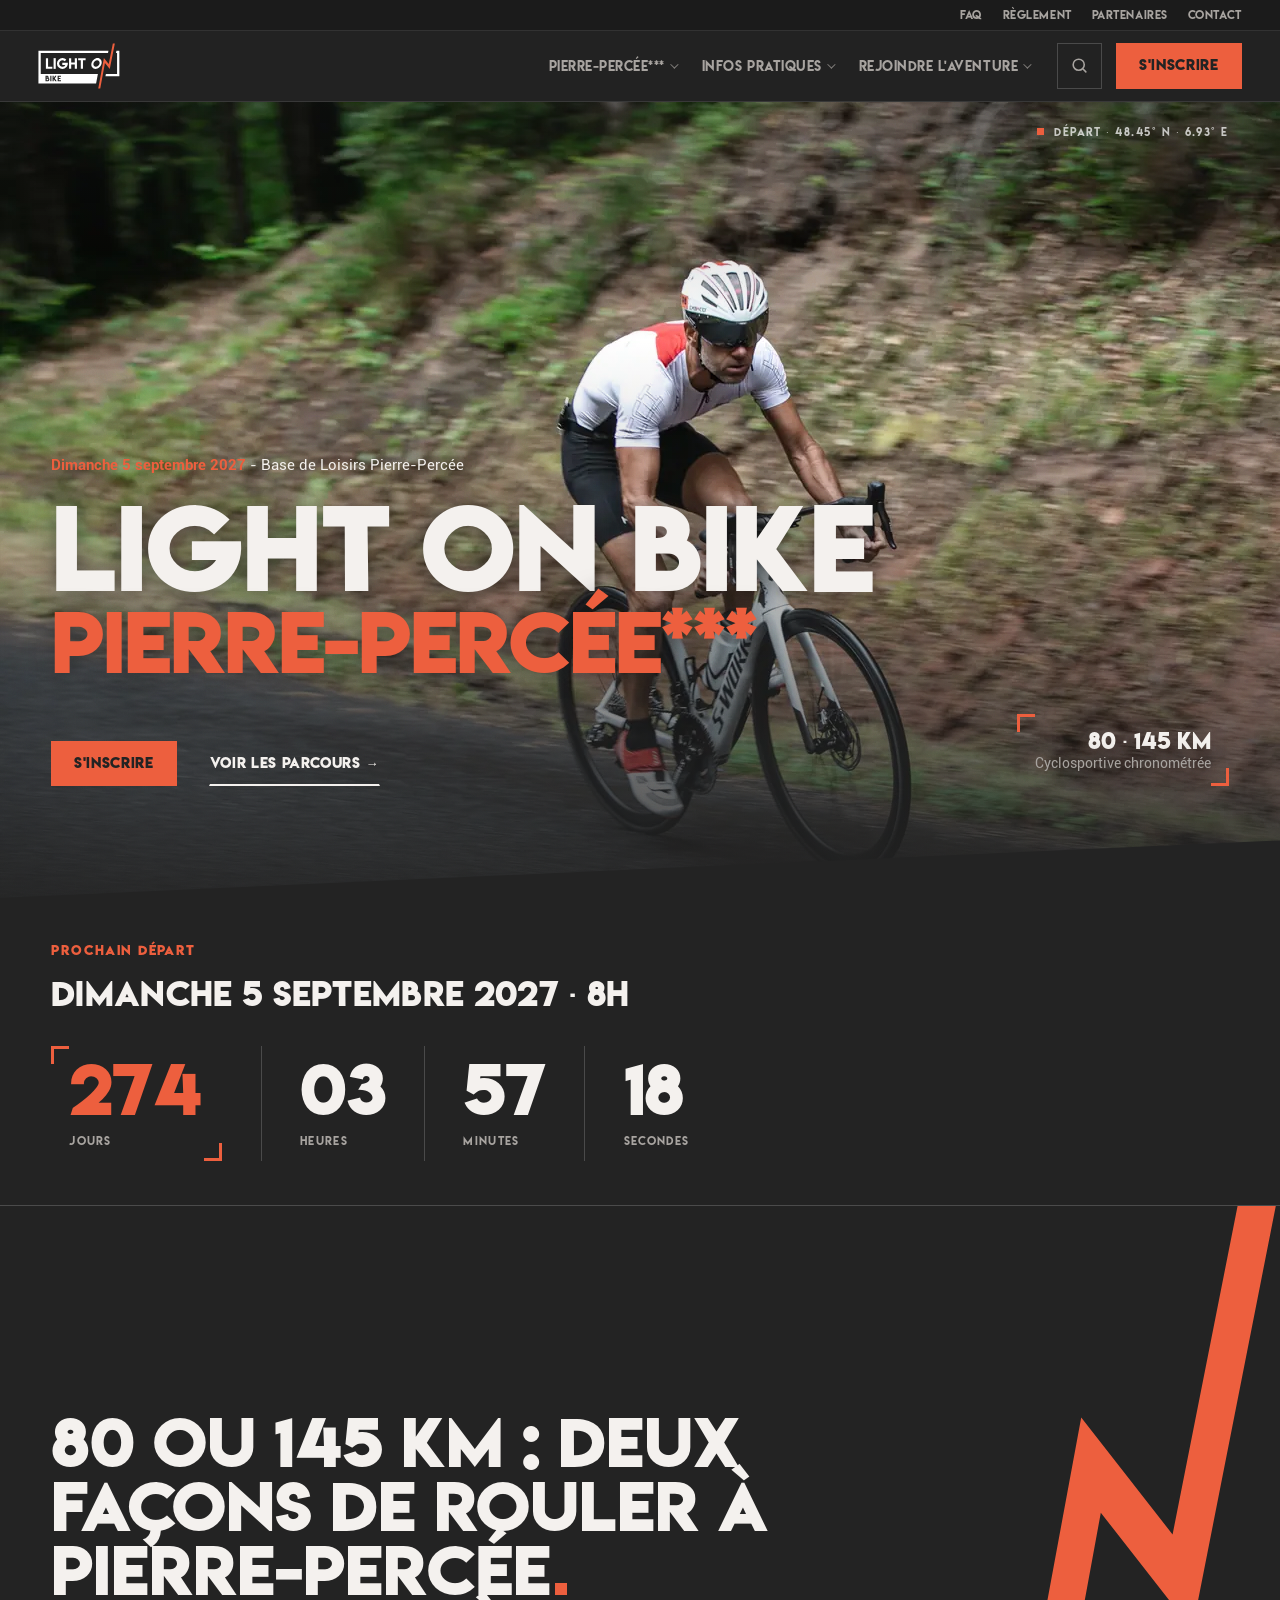
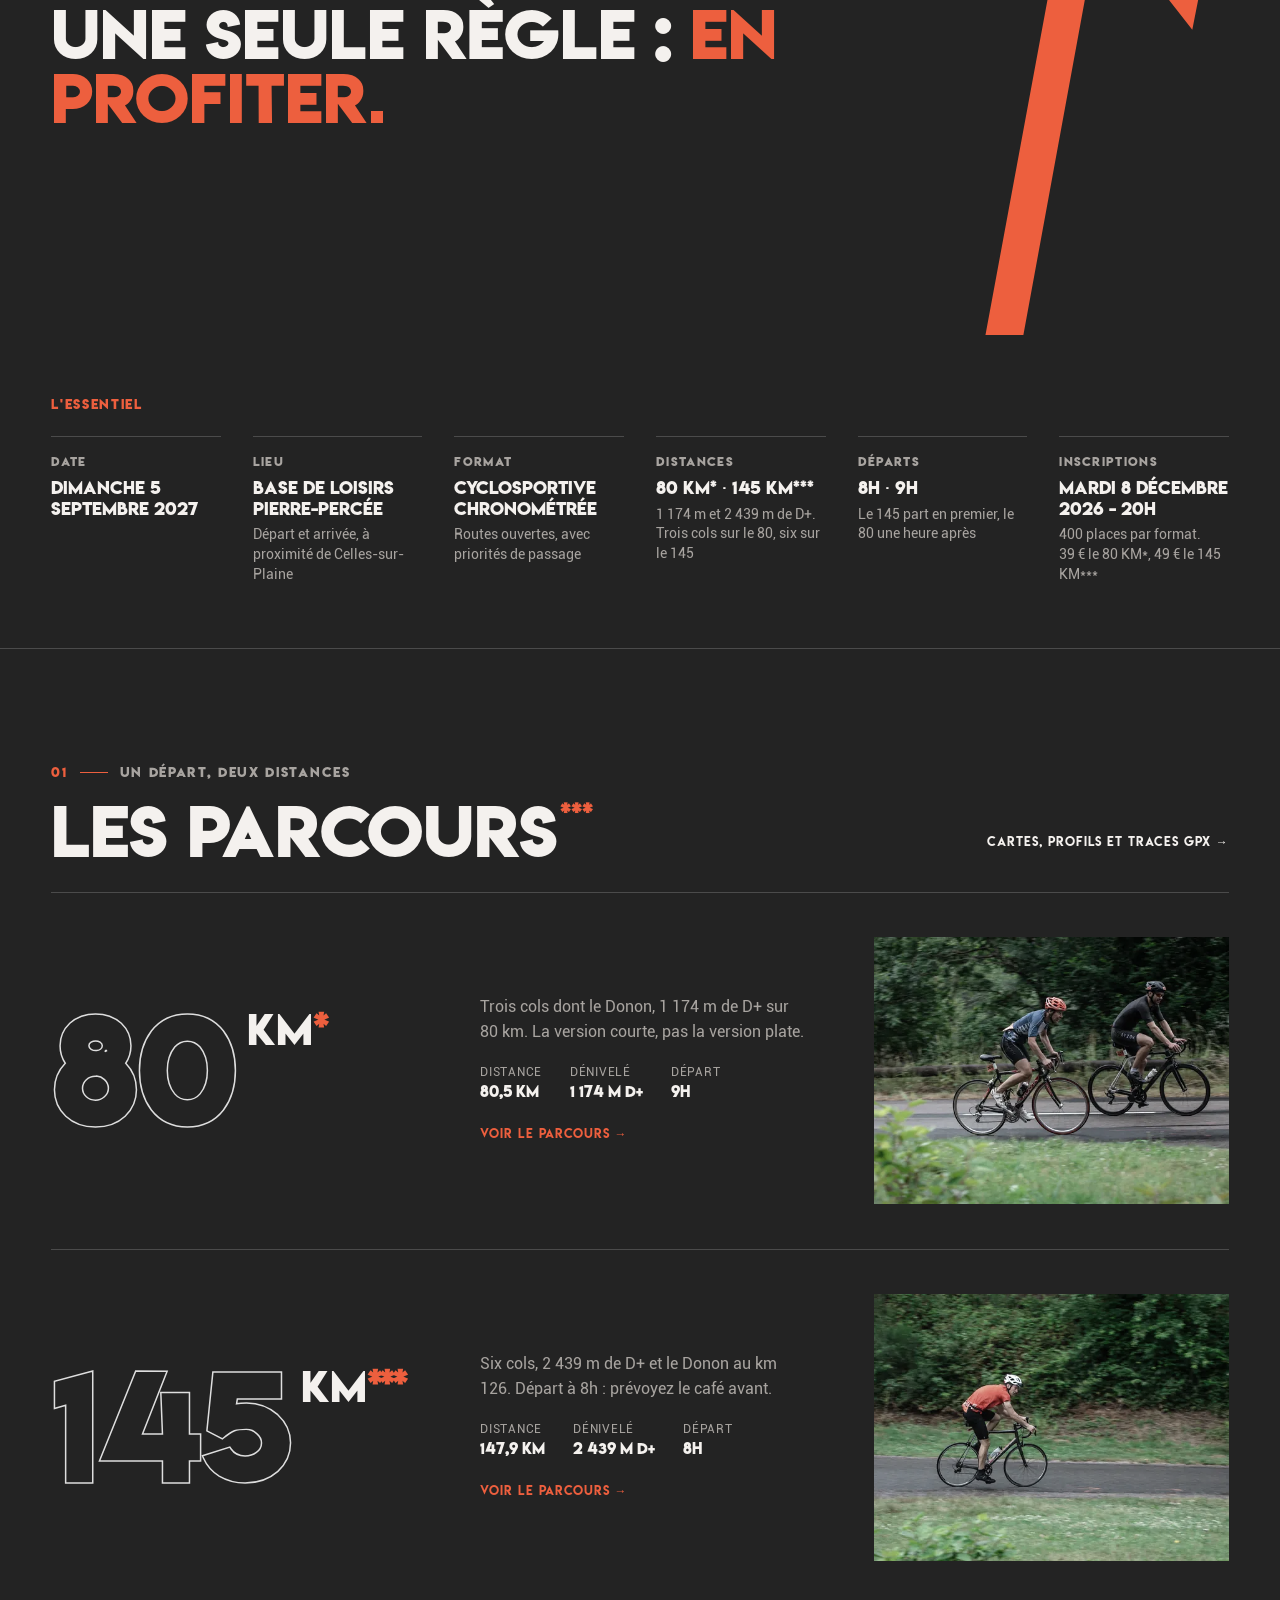
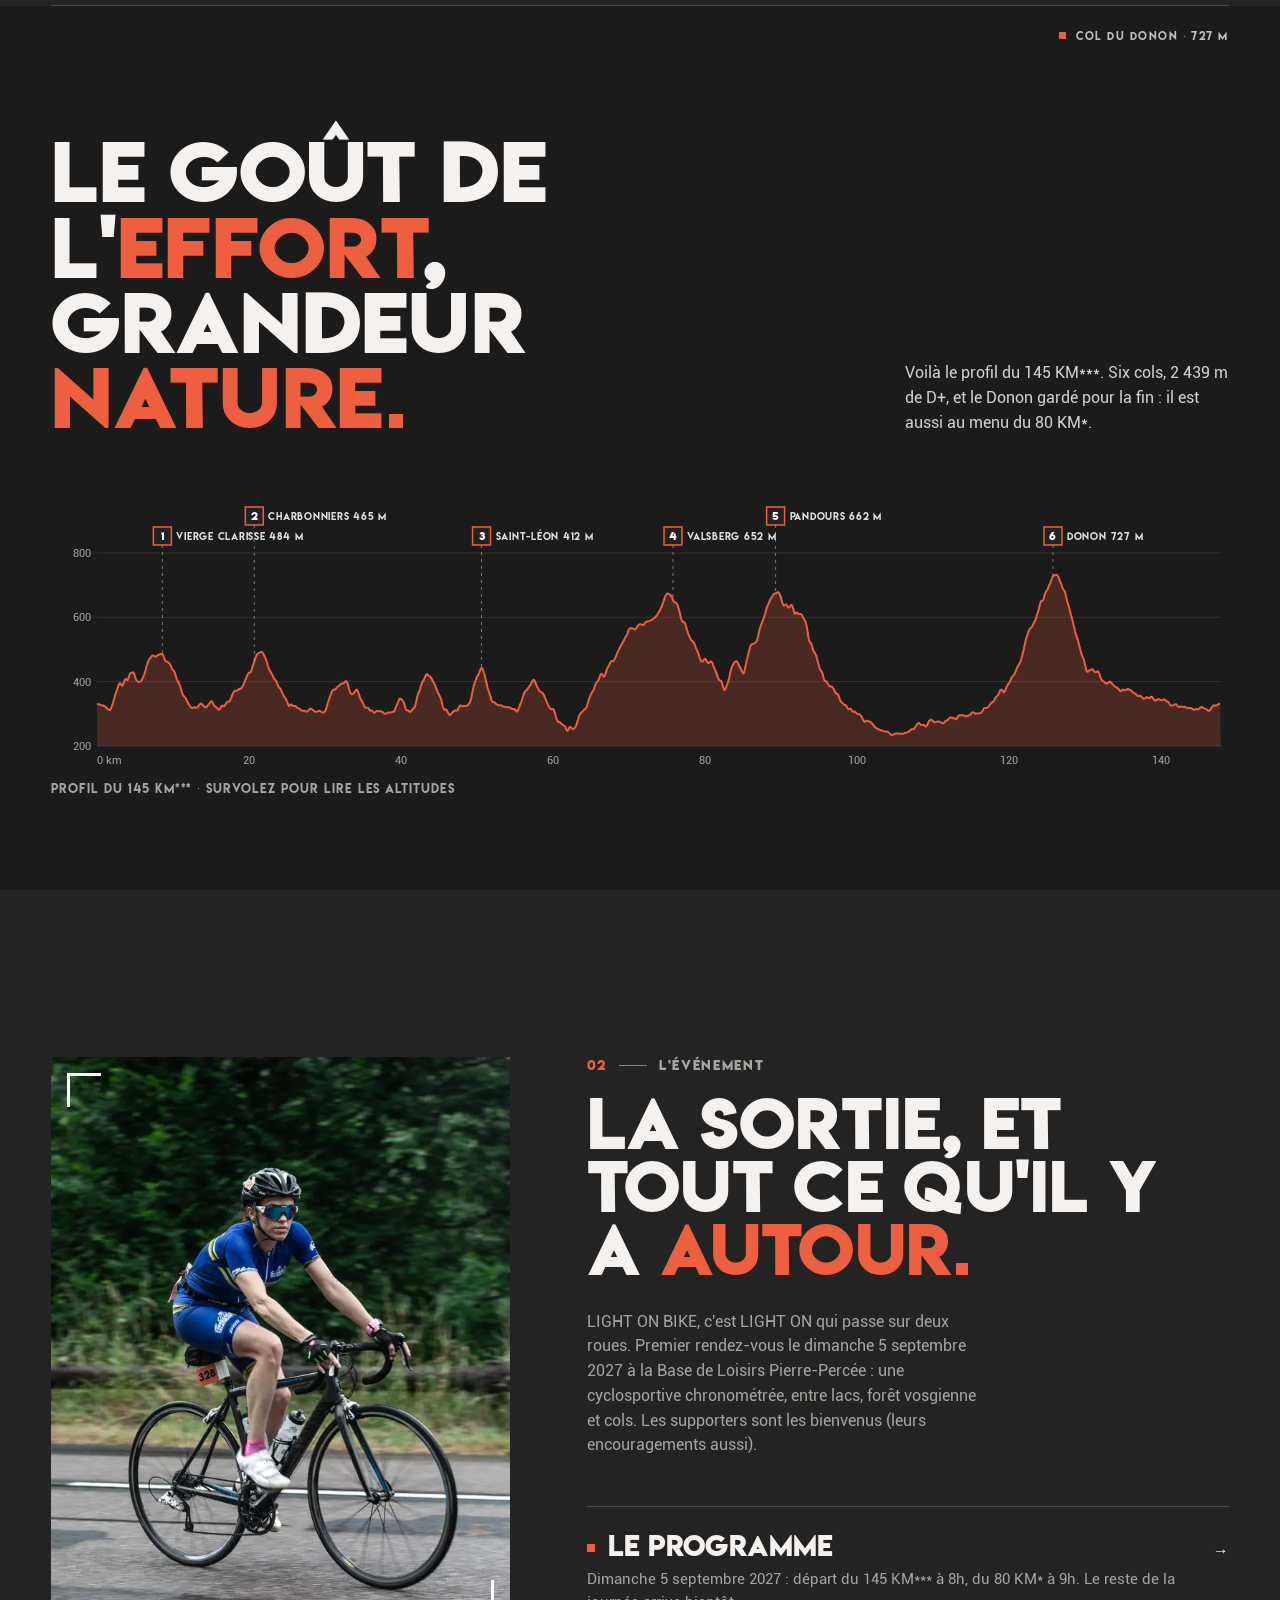
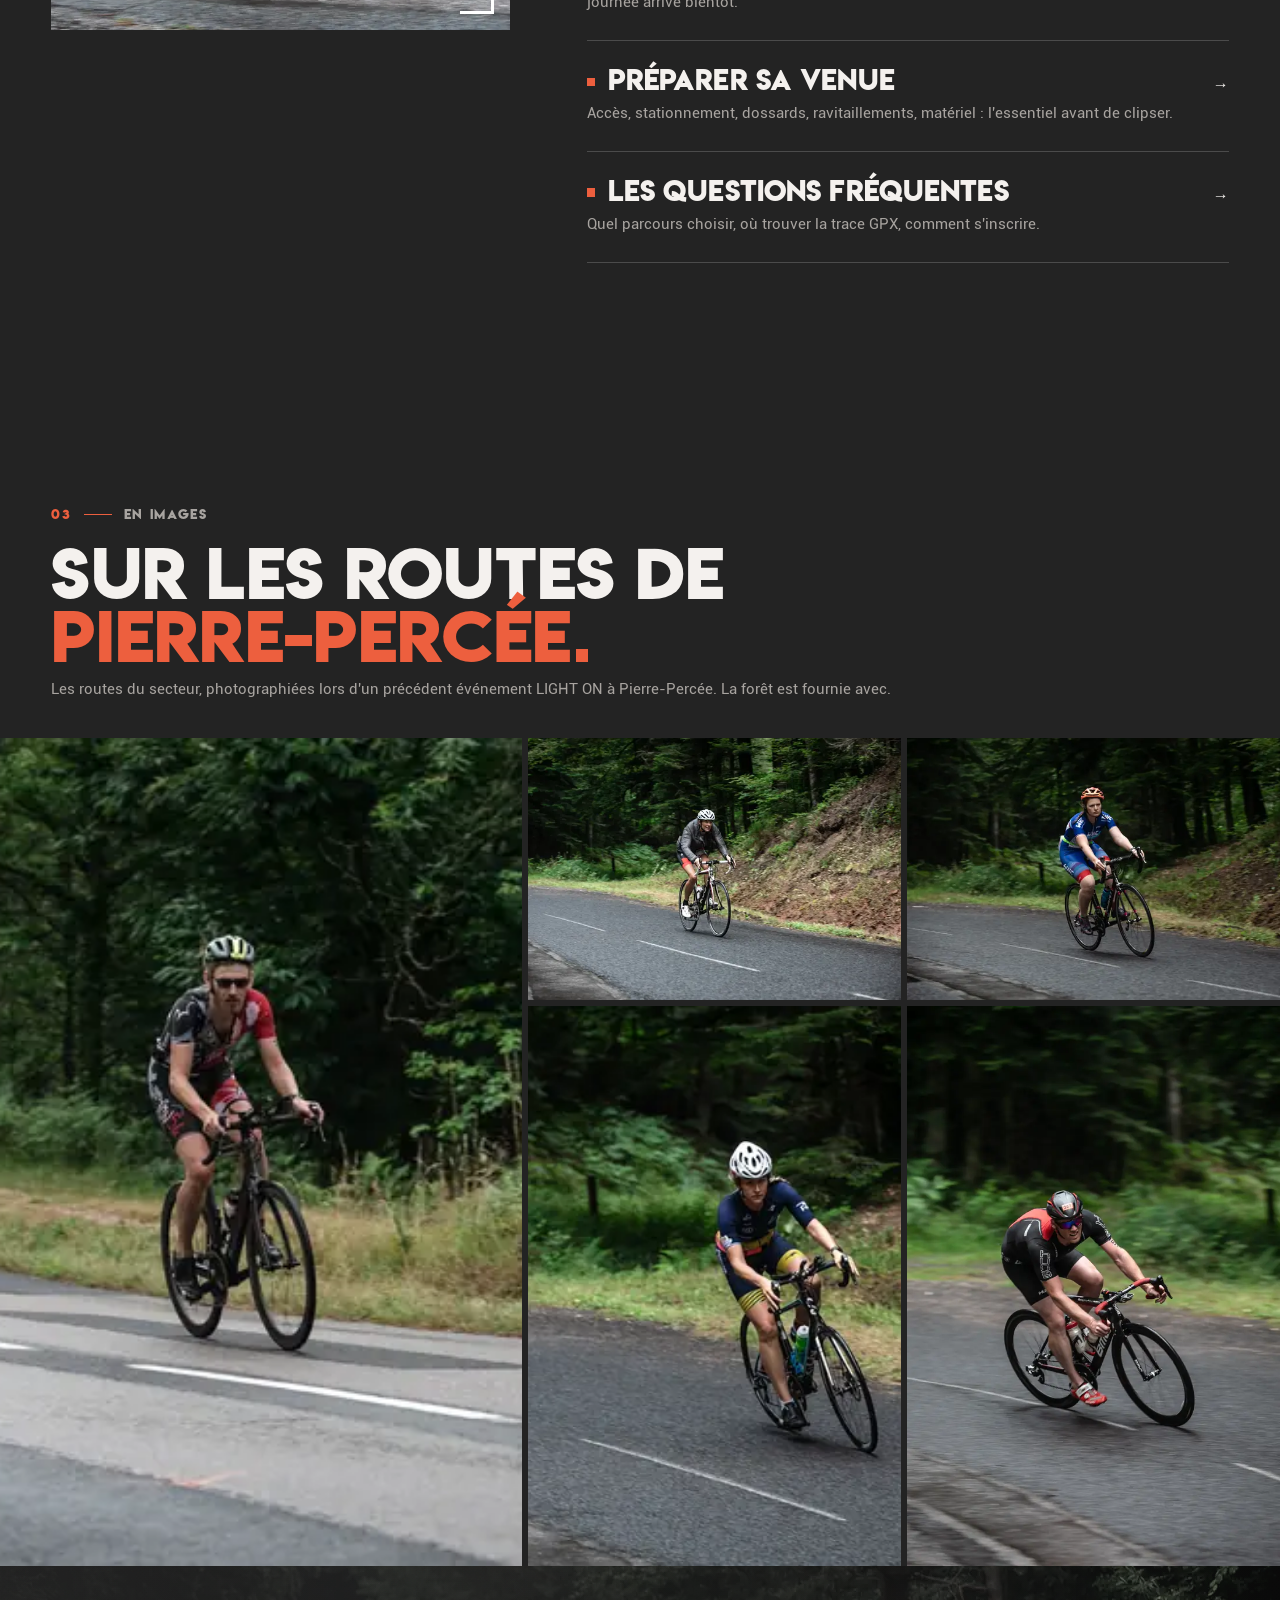
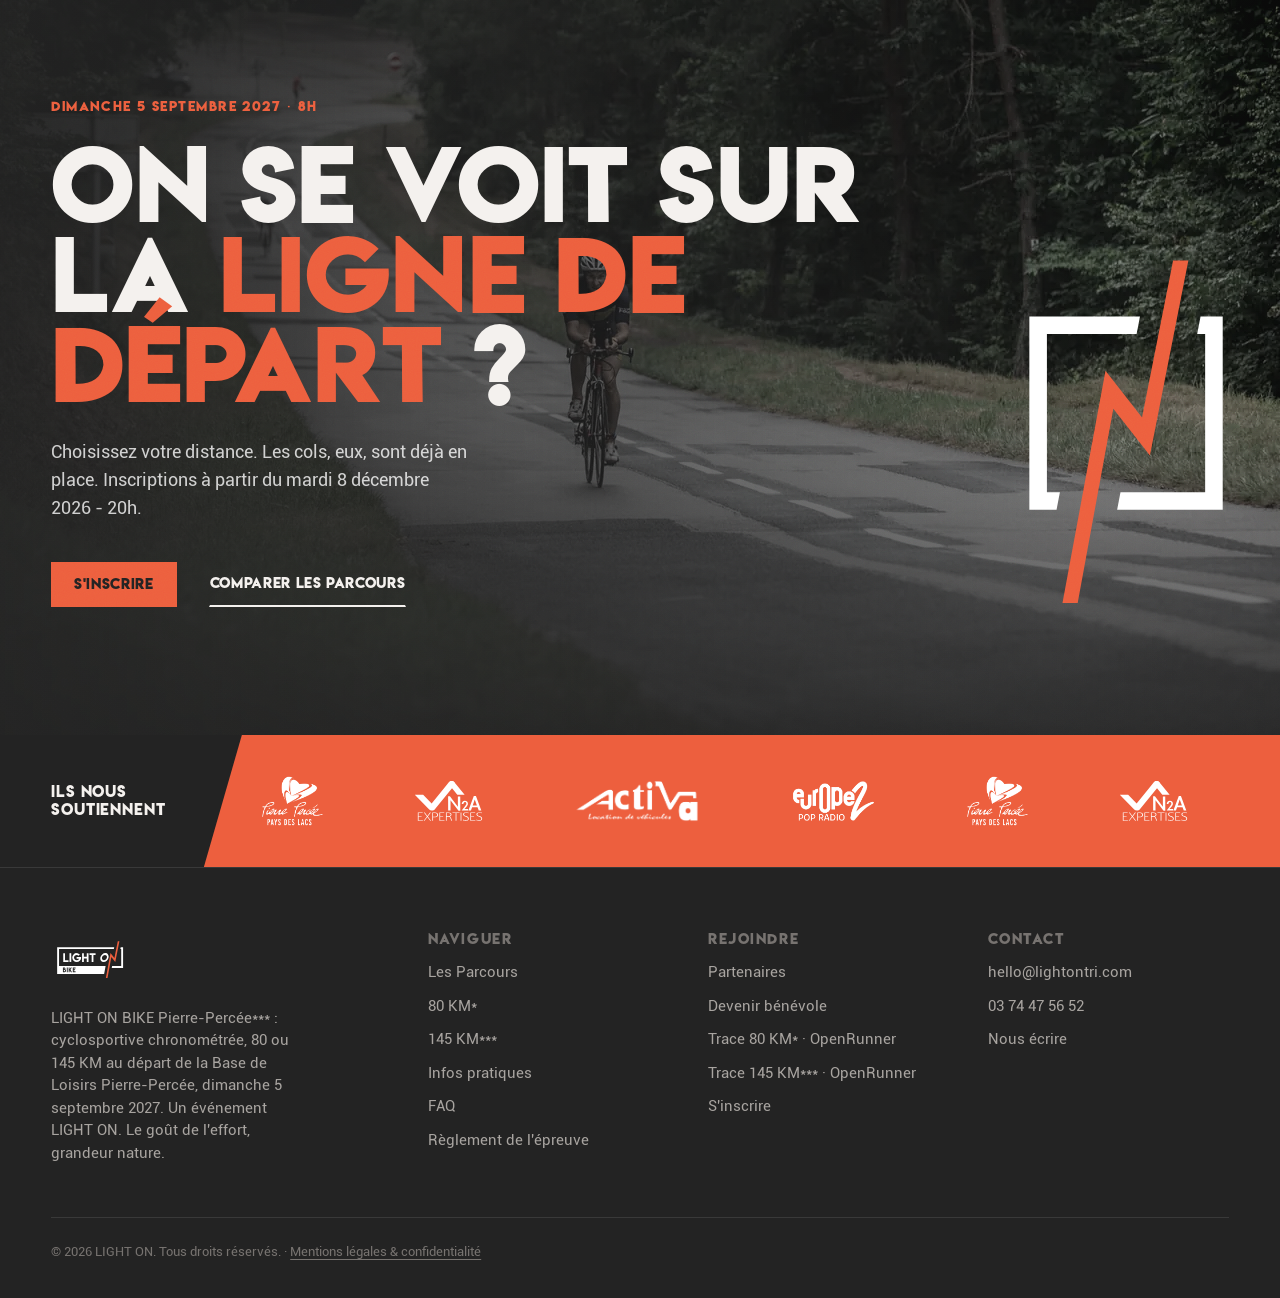
<file: index.html>
<!DOCTYPE html>
<html lang="fr">
<head>
<meta charset="UTF-8" />
<meta name="viewport" content="width=device-width, initial-scale=1.0" />
<title>LIGHT ON BIKE Pierre-Percée*** · Cyclosportive 80 et 145 km · 5 septembre 2027</title>
<link rel="canonical" href="https://www.lightonbike.com/" />
<meta property="og:url" content="https://www.lightonbike.com/" />
<meta property="og:type" content="website" />
<meta property="og:locale" content="fr_FR" />
<meta property="og:site_name" content="LIGHT ON BIKE Pierre-Percée***" />
<meta property="og:title" content="LIGHT ON BIKE Pierre-Percée*** · Cyclosportive 80 et 145 km · 5 septembre 2027" />
<meta property="og:description" content="LIGHT ON BIKE Pierre-Percée*** : cyclosportive chronométrée le dimanche 5 septembre 2027, 80 KM* ou 145 KM*** au départ de la Base de Loisirs Pierre-Percée. Inscriptions dès le 8 décembre 2026." />
<meta property="og:image" content="https://www.lightonbike.com/assets/img/partage.jpg" />
<meta property="og:image:width" content="1200" />
<meta property="og:image:height" content="630" />
<meta name="twitter:card" content="summary_large_image" />
<meta name="description" content="LIGHT ON BIKE Pierre-Percée*** : cyclosportive chronométrée le dimanche 5 septembre 2027, 80 KM* ou 145 KM*** au départ de la Base de Loisirs Pierre-Percée. Inscriptions dès le 8 décembre 2026." />
<link rel="icon" type="image/svg+xml" href="assets/logo/favicon.svg?v=3" />
<link rel="icon" type="image/png" sizes="48x48" href="assets/logo/favicon-48.png?v=3" />
<link rel="apple-touch-icon" href="assets/logo/apple-touch-icon.png?v=2" />
<meta name="theme-color" content="#232323" />
<link rel="preload" as="font" type="font/woff2" href="assets/fonts/LemonMilkBold.woff2" crossorigin />
<link rel="stylesheet" href="assets/css/site.css?v=20261117a" />
<link rel="stylesheet" href="assets/css/bike.css?v=20261117a" />
<link rel="preload" as="image" href="assets/img/webp/hero-accueil-1280.webp" fetchpriority="high" />
<script type="application/ld+json">
{
 "@context": "https://schema.org",
 "@graph": [
  {
   "@type": "SportsOrganization",
   "@id": "https://www.lightonbike.com/#organisation",
   "name": "LIGHT ON",
   "legalName": "Association Woippy Triathlon",
   "url": "https://www.lightonbike.com/",
   "email": "hello@lightontri.com",
   "telephone": "+33374475652",
   "address": {
    "@type": "PostalAddress",
    "streetAddress": "7 rue Paul Déroulède",
    "postalCode": "57140",
    "addressLocality": "Woippy",
    "addressCountry": "FR"
   }
  },
  {
   "@type": "SportsEvent",
   "@id": "https://www.lightonbike.com/#evenement",
   "name": "LIGHT ON BIKE Pierre-Percée*** 2027",
   "sport": "Cycling",
   "description": "Cyclosportive chronométrée au départ de la Base de Loisirs Pierre-Percée : 80 KM* et 145 KM***, le dimanche 5 septembre 2027.",
   "startDate": "2027-09-05T08:00:00+02:00",
   "endDate": "2027-09-05",
   "eventStatus": "https://schema.org/EventScheduled",
   "eventAttendanceMode": "https://schema.org/OfflineEventAttendanceMode",
   "location": {
    "@type": "Place",
    "name": "Base de Loisirs Pierre-Percée",
    "geo": {
     "@type": "GeoCoordinates",
     "latitude": 48.4507,
     "longitude": 6.9347
    }
   },
   "image": [
    "https://www.lightonbike.com/assets/img/partage.jpg"
   ],
   "offers": [
    {
     "@type": "Offer",
     "name": "80 KM",
     "price": "39",
     "priceCurrency": "EUR",
     "url": "https://www.lightonbike.com/infos.html#inscriptions",
     "validFrom": "2026-12-08T20:00:00+01:00"
    },
    {
     "@type": "Offer",
     "name": "145 KM",
     "price": "49",
     "priceCurrency": "EUR",
     "url": "https://www.lightonbike.com/infos.html#inscriptions",
     "validFrom": "2026-12-08T20:00:00+01:00"
    }
   ],
   "organizer": {
    "@id": "https://www.lightonbike.com/#organisation"
   },
   "url": "https://www.lightonbike.com/"
  }
 ]
}
</script>
</head>
<body>
<a class="skip" href="#top">Aller au contenu</a>

<!-- ============ TOPBAR / ACCÈS RAPIDE ============ -->
<div class="topbar">
  <div class="wrap topbar-inner">
    <nav class="topbar-links" aria-label="Accès rapide">
      <a href="faq.html">FAQ</a>
      <a href="reglement.html">Règlement</a>
      <a href="partenaires.html">Partenaires</a>
      <a href="contact.html">Contact</a>
    </nav>
  </div>
</div>

<!-- ============ NAV ============ -->
<header class="nav">
  <div class="wrap nav-inner">
    <a class="brand" href="./" aria-label="LIGHT ON BIKE accueil">
      <img src="assets/logo/logo-header.svg?v=20261117a" alt="LIGHT ON BIKE" width="178" height="100" />
    </a>
    <nav class="nav-links" id="navLinks" aria-label="Navigation principale">
      <div class="nav-item">
        <a href="parcours.html" class="nav-parent">PIERRE-PERCÉE***</a>
        <div class="nav-drop mega">
          <div class="mega-col">
            <a class="mega-head" href="parcours.html">Les Parcours →</a>
            <a href="parcours-80-km.html">80 KM*</a>
            <a href="parcours-145-km.html">145 KM***</a>
            <a href="parcours.html#comparatif">Comparatif</a>
          </div>
          <div class="mega-col">
            <a class="mega-head" href="./#evenement">L'Événement →</a>
            <a href="infos.html#programme">Le programme</a>
            <a href="infos.html#inscriptions">Inscriptions</a>
            <a href="reglement.html">Règlement</a>
            <a href="partenaires.html">Partenaires</a>
          </div>
          <a class="mega-promo" href="parcours.html">
            <span class="mega-trace"><svg class="trace-art" viewBox="0 0 432 300" preserveAspectRatio="xMidYMid meet" aria-hidden="true"><path class="t-line" d="M96.0 262.8L92.1 270.6L88.9 272.8L88.3 267.9L89.0 262.4L90.1 261.3L87.0 258.7L89.6 258.0L89.1 255.2L91.7 254.0L91.6 252.2L92.9 251.5L91.5 249.0L92.8 246.4L88.8 247.3L88.1 246.5L90.2 244.3L94.3 242.6L95.7 240.1L95.2 236.8L98.0 233.9L98.2 230.3L97.3 227.5L93.3 228.3L88.9 227.5L86.0 223.8L84.3 224.9L79.9 223.5L75.9 221.1L72.1 217.2L68.9 215.9L67.6 213.8L72.1 208.9L72.2 206.4L76.6 197.7L84.6 191.9L90.1 191.0L92.3 191.6L95.9 195.0L99.5 196.9L101.5 196.9L100.2 198.1L100.9 199.1L102.0 198.2L104.0 199.1L106.4 195.9L106.0 194.6L112.8 192.8L119.7 187.5L121.6 182.8L121.2 181.7L122.5 177.1L121.3 177.9L119.6 176.8L118.8 178.4L119.4 179.2L118.5 178.6L119.6 175.4L119.0 174.1L120.3 171.8L118.2 167.5L116.2 157.4L116.3 149.6L115.6 147.0L110.0 141.9L108.2 139.0L113.0 138.9L116.0 135.0L117.2 130.6L129.1 133.2L147.6 122.1L150.4 121.5L151.7 118.1L149.0 112.9L151.2 109.2L159.3 108.5L161.3 105.3L166.0 106.5L170.0 109.2L170.1 108.1L172.9 105.9L174.1 106.1L175.8 103.5L180.8 106.5L181.6 106.0L181.3 104.5L185.7 102.1L186.7 100.1L189.3 99.3L191.0 96.8L195.7 97.5L198.2 94.7L200.5 94.2L199.2 91.5L205.0 88.8L204.1 91.0L205.2 92.7L208.3 85.7L214.8 86.7L217.2 82.8L223.2 80.2L227.3 76.0L227.8 73.8L229.5 74.1L230.6 76.5L233.9 78.0L235.6 77.7L237.4 73.0L239.0 73.2L238.9 68.9L236.1 65.6L233.5 56.1L231.8 53.9L231.5 49.0L228.8 43.4L230.5 42.3L232.6 42.8L240.5 41.5L238.2 32.2L239.6 26.8L240.5 27.8L242.0 26.4L244.5 26.0L247.8 27.3L251.1 29.4L253.9 32.7L266.2 32.1L266.2 38.2L267.5 41.3L268.1 40.6L271.3 43.2L274.4 44.0L275.9 46.3L280.5 47.3L281.1 49.0L279.7 51.7L283.1 54.3L283.7 57.1L285.6 57.4L288.6 60.0L291.6 59.0L291.8 63.7L298.1 63.7L300.5 65.9L300.8 68.6L305.4 68.1L307.1 68.8L307.3 71.7L305.6 73.4L302.8 74.3L304.6 75.2L305.8 77.6L306.2 75.8L308.2 74.9L316.1 76.1L314.6 72.3L325.2 69.6L326.0 66.1L327.4 65.4L329.5 66.3L330.4 68.7L332.4 69.9L333.3 72.0L332.4 73.7L329.0 73.9L331.3 78.8L330.5 80.0L331.7 78.9L330.7 75.4L340.3 76.0L345.0 74.1L344.2 77.7L342.7 78.9L337.9 80.4L336.5 80.1L335.2 78.4L335.8 81.7L336.8 82.5L334.6 84.7L334.6 87.4L334.7 89.4L336.1 90.0L336.3 92.2L338.0 93.9L336.7 97.1L339.0 104.0L339.4 108.6L338.4 110.0L338.4 112.2L339.9 112.4L341.4 114.9L344.1 114.1L341.5 118.2L343.5 122.8L345.3 124.1L343.8 126.7L342.2 126.2L341.0 127.3L338.2 131.9L333.2 130.3L329.1 130.9L324.2 129.5L323.8 132.1L320.4 133.6L320.4 136.0L317.0 138.4L316.3 140.2L314.8 140.1L314.2 143.3L311.5 143.0L311.3 144.1L313.1 144.9L311.7 145.8L310.4 145.5L312.0 147.3L315.0 145.8L321.3 145.4L328.7 149.8L335.0 150.5L337.9 153.3L338.8 156.3L346.9 163.6L349.7 165.2L352.8 165.4L357.7 168.4L359.4 170.1L359.3 172.4L363.1 176.8L364.3 188.4L344.0 188.8L337.0 191.4L334.1 190.9L327.8 193.7L325.3 195.2L321.4 201.0L317.7 203.7L313.8 204.6L312.6 206.2L308.7 206.3L305.9 208.0L296.5 223.1L291.3 226.1L284.8 227.6L282.0 232.4L280.0 230.9L278.9 232.2L275.0 233.3L268.9 231.2L265.3 231.6L259.5 230.2L253.8 229.8L252.2 230.9L246.3 228.5L243.8 224.5L243.8 222.0L248.2 219.4L250.3 216.0L247.6 218.0L243.9 217.8L242.6 214.8L243.6 212.5L241.7 212.8L240.2 210.8L235.5 210.2L233.7 207.3L230.1 209.2L225.3 207.8L220.8 210.6L214.4 208.5L210.6 208.8L209.2 207.3L206.8 208.3L206.0 206.8L206.3 204.3L199.3 204.0L191.7 207.8L184.6 213.5L182.8 213.9L180.3 216.7L154.1 223.9L150.7 228.2L144.0 233.2L136.2 234.6L133.6 234.0L126.5 236.1L123.0 241.0L116.2 244.3L114.3 247.3L111.5 248.7L109.5 253.1L109.5 255.5L102.1 261.6L98.7 267.6L93.2 273.1L90.8 274.0L89.7 272.9L92.6 269.9L96.0 262.8"/><path class="t-line alt" d="M99.9 262.8L99.9 262.8"/></svg></span>
            <span class="mega-promo-cap">
              <span class="mp-k">5 septembre 2027</span>
              <span class="mp-t">80 KM* · 145 KM***</span>
            </span>
          </a>
        </div>
      </div>
      <div class="nav-item">
        <a href="infos.html" class="nav-parent">Infos pratiques</a>
        <div class="nav-drop">
          <a href="infos.html#programme">Programme</a>
          <a href="infos.html#inscriptions">Inscriptions</a>
          <a href="infos.html#acces">Accès &amp; stationnement</a>
          <a href="infos.html#dossards">Retrait des dossards</a>
          <a href="infos.html#ravitaillements">Ravitaillements</a>
          <a href="infos.html#materiel">Matériel</a>
          <a href="faq.html">FAQ</a>
        </div>
      </div>
      <div class="nav-item">
        <a href="contact.html" class="nav-parent">Rejoindre l'aventure</a>
        <div class="nav-drop">
          <a href="partenaires.html">Partenaires</a>
          <a href="partenaires.html#devenir">Devenir partenaire</a>
          <a href="contact.html#benevole">Devenir bénévole</a>
          <a href="contact.html#contact">Contact</a>
        </div>
      </div>
    </nav>
    <div class="nav-cta">
      <button class="nav-search-btn" type="button" data-search-open aria-label="Rechercher sur le site" aria-haspopup="dialog"><svg viewBox="0 0 24 24" fill="none" aria-hidden="true"><circle cx="11" cy="11" r="7" stroke="currentColor" stroke-width="2"/><path d="M20 20l-3.2-3.2" stroke="currentColor" stroke-width="2" stroke-linecap="round"/></svg></button>
      <a class="btn btn-primary btn-go" href="infos.html#inscriptions">S'inscrire</a>
      <button class="nav-toggle" id="navToggle" aria-label="Ouvrir le menu" aria-expanded="false" aria-controls="navLinks">
        <svg width="24" height="24" viewBox="0 0 24 24" fill="none"><path d="M4 7h16M4 12h16M4 17h16" stroke="currentColor" stroke-width="2" stroke-linecap="round"/></svg>
      </button>
    </div>
  </div>
</header>

<main id="top">

  <!-- ============ HERO ============ -->
  <section class="h-hero cut">
    <span class="geo">Départ · 48.45° N · 6.93° E</span>
    <picture><source type="image/webp" srcset="assets/img/webp/hero-accueil-640.webp 640w, assets/img/webp/hero-accueil-1280.webp 1280w, assets/img/webp/hero-accueil-1920.webp 1920w" sizes="100vw" /><img fetchpriority="high" width="2000" height="1333" src="assets/img/hero-accueil.jpg" alt="" /></picture>
    <div class="inner wrap">
      <div class="when"><b>Dimanche 5 septembre 2027</b> - Base de Loisirs Pierre-Percée</div>
      <h1><span class="nw">Light On Bike</span> <span class="place nw">Pierre-Percée***</span></h1>
      <div class="row">
        <div class="actions">
          <a class="btn btn-primary btn-go" href="infos.html#inscriptions">S'inscrire</a>
          <a class="btn btn-ghost" href="parcours.html">Voir les parcours →</a>
        </div>
        <div class="dist brk">80 · 145 KM<span>Cyclosportive chronométrée</span></div>
      </div>
    </div>
  </section>

  <!-- ============ COMPTE À REBOURS ============ -->
  <section class="count-band">
    <div class="wrap count-inner">
      <div class="count-lab">Prochain départ <b>Dimanche 5 septembre 2027 · 8h</b></div>
      <div class="count-units" id="countdown" data-target="2027-09-05T08:00:00" role="timer" aria-label="Compte à rebours avant le départ">
        <div class="cu brk"><span class="cn" data-cd="d">00</span><span class="cl">Jours</span></div>
        <div class="cu"><span class="cn" data-cd="h">00</span><span class="cl">Heures</span></div>
        <div class="cu"><span class="cn" data-cd="m">00</span><span class="cl">Minutes</span></div>
        <div class="cu"><span class="cn" data-cd="s">00</span><span class="cl">Secondes</span></div>
      </div>
    </div>
  </section>

  <!-- ============ MANIFESTE ============ -->
  <section class="h-manifeste">
    <div class="wrap">
      <p>80 ou 145 KM&nbsp;: deux façons de rouler à <span class="nw">Pierre-Percée<span class="sq">.</span></span><br />Une seule règle&nbsp;: <em>en </em><span class="nw"><em>profiter</em><span class="sq">.</span></span></p>
    </div>
    <svg class="bolt" viewBox="500 220 380 940" aria-hidden="true"><polygon fill="#ed5f3e" points="861.4 229.3 820.4 229.3 737.01 650.75 638.85 525.16 523.33 1149.33 564.19 1149.33 659.9 627.39 758.19 753.11 861.4 229.3"/></svg>
  </section>

  <!-- ============ L'ESSENTIEL ============ -->
  <section class="h-facts" aria-labelledby="essentiel">
    <div class="wrap">
      <h2 class="facts-title" id="essentiel">L'essentiel</h2>
      <dl class="facts-grid">
        <div><dt>Date</dt><dd>Dimanche 5 septembre 2027</dd></div>
        <div><dt>Lieu</dt><dd>Base de Loisirs Pierre-Percée<span>Départ et arrivée, à proximité de Celles-sur-Plaine</span></dd></div>
        <div><dt>Format</dt><dd>Cyclosportive chronométrée<span>Routes ouvertes, avec priorités de passage</span></dd></div>
        <div><dt>Distances</dt><dd>80 KM* · 145 KM***<span>1&nbsp;174 m et 2&nbsp;439 m de D+. Trois cols sur le 80, six sur le 145</span></dd></div>
        <div><dt>Départs</dt><dd>8h · 9h<span>Le 145 part en premier, le 80 une heure après</span></dd></div>
        <div><dt>Inscriptions</dt><dd>mardi 8 décembre 2026 - 20h<span>400 places par format. 39&nbsp;€ le 80 KM*, 49&nbsp;€ le 145 KM***</span></dd></div>
      </dl>
    </div>
  </section>

  <!-- ============ LES PARCOURS ============ -->
  <section class="h-courses" id="apercu">
    <div class="wrap">
      <div class="sec-top lead"><div><span class="idx"><b>01</b> Un départ, deux distances</span><h2>Les parcours<em>***</em></h2></div><a href="parcours.html">Cartes, profils et traces GPX →</a></div>

      <a class="h-race" href="parcours-80-km.html">
        <div class="num">80<small> KM</small><span class="star">*</span></div>
        <div class="info">
          <p>Trois cols dont le Donon, 1&nbsp;174 m de D+ sur 80 km. La version courte, pas la version plate.</p>
          <div class="facts"><div><span>Distance</span>80,5 km</div><div><span>Dénivelé</span>1&nbsp;174 m D+</div><div><span>Départ</span>9h</div></div>
          <span class="go">Voir le parcours →</span>
        </div>
        <div class="ph"><picture><source type="image/webp" srcset="assets/img/webp/parcours-80-640.webp 640w, assets/img/webp/parcours-80-1280.webp 1280w, assets/img/webp/parcours-80-1920.webp 1920w" sizes="(max-width: 860px) 100vw, 50vw" /><img width="2000" height="1333" src="assets/img/parcours-80.jpg" alt="" loading="lazy" /></picture></div>
      </a>

      <a class="h-race" href="parcours-145-km.html">
        <div class="num">145<small> KM</small><span class="star">***</span></div>
        <div class="info">
          <p>Six cols, 2&nbsp;439 m de D+ et le Donon au km 126. Départ à 8h&nbsp;: prévoyez le café avant.</p>
          <div class="facts"><div><span>Distance</span>147,9 km</div><div><span>Dénivelé</span>2&nbsp;439 m D+</div><div><span>Départ</span>8h</div></div>
          <span class="go">Voir le parcours →</span>
        </div>
        <div class="ph"><picture><source type="image/webp" srcset="assets/img/webp/parcours-145-640.webp 640w, assets/img/webp/parcours-145-1280.webp 1280w, assets/img/webp/parcours-145-1920.webp 1920w" sizes="(max-width: 860px) 100vw, 50vw" /><img width="2000" height="1333" src="assets/img/parcours-145.jpg" alt="" loading="lazy" /></picture></div>
      </a>
    </div>
  </section>

  <!-- ============ LE PROFIL ============ -->
  <section class="h-profile" data-route="145">
    <span class="geo">Col du Donon · 727 m</span>
    <div class="wrap">
      <div class="top">
        <h2>Le goût de l'<em>effort</em>, grandeur <span class="nw"><em>nature</em><span class="sq">.</span></span></h2>
        <p>Voilà le profil du 145 KM***. Six cols, 2&nbsp;439 m de D+, et le Donon gardé pour la fin&nbsp;: il est aussi au menu du 80 KM*.</p>
      </div>
      <div class="rm-profile"><svg viewBox="0 0 1200 260" preserveAspectRatio="none" role="img" aria-label="Profil altimétrique"><path class="p-area" d="M0.0 202.7L2.4 202.3L7.3 204.2L13.8 208.9L24.4 178.5L26.8 181.4L30.0 174.1L32.5 174.8L35.7 167.1L38.2 166.0L42.2 175.2L44.7 177.0L46.3 176.7L50.3 169.0L54.4 154.3L58.5 147.7L60.1 147.0L62.5 148.4L69.8 145.1L73.1 152.8L77.1 155.8L82.8 165.7L91.7 191.7L99.9 205.6L101.5 206.7L106.4 206.7L111.2 201.6L116.1 206.0L122.6 199.0L125.8 204.9L130.7 208.6L133.2 204.5L135.6 204.9L138.8 200.1L141.3 199.4L146.1 188.4L155.1 182.9L160.8 169.0L164.8 164.6L170.5 146.6L172.1 144.4L176.2 142.9L180.2 150.6L184.3 163.5L196.5 185.8L204.6 203.8L205.4 204.5L207.8 202.7L219.2 210.0L224.1 210.8L228.1 207.5L233.8 211.1L237.9 210.0L241.1 211.9L242.8 211.5L251.7 186.6L254.1 185.8L260.6 179.2L266.3 176.3L271.2 190.2L273.6 190.6L277.7 185.8L285.8 205.3L287.4 206.7L289.9 206.7L291.5 209.3L295.5 211.9L299.6 210.0L308.5 213.3L316.6 211.1L324.0 196.1L327.2 199.0L330.4 208.9L334.5 211.1L339.4 205.6L346.7 179.6L352.4 168.2L356.4 171.5L360.5 179.2L367.0 195.0L370.2 207.1L371.0 208.6L373.5 208.9L376.7 214.8L382.4 209.7L384.8 209.7L388.1 203.8L390.5 204.9L394.6 204.5L397.8 201.2L405.1 173.4L410.8 160.9L414.1 168.6L422.2 199.4L429.5 203.8L445.7 207.8L448.2 210.8L449.8 209.3L456.3 189.9L466.8 174.8L472.5 186.9L477.4 192.1L483.9 207.1L488.0 208.9L492.0 221.8L499.3 226.9L502.6 232.8L505.0 228.4L509.1 230.6L511.5 228.0L515.6 214.8L522.9 206.4L526.9 193.2L538.3 168.2L539.1 167.9L541.5 171.2L542.4 170.4L548.8 153.9L551.3 153.6L552.9 151.4L568.3 117.3L570.0 115.8L574.8 117.3L578.9 111.8L583.8 112.1L587.0 108.1L593.5 105.9L596.8 103.0L602.4 93.4L608.9 76.6L613.0 78.4L616.2 85.4L619.5 87.9L625.2 107.7L628.4 110.7L633.3 126.1L638.2 133.4L645.5 153.6L647.1 153.6L649.5 150.6L652.8 155.4L656.0 153.6L656.8 154.3L664.1 174.1L667.4 177.0L670.6 186.2L673.9 178.5L677.9 161.3L681.2 154.7L683.6 153.6L690.9 167.1L698.2 136.0L704.7 130.5L708.0 116.9L719.4 83.2L723.4 76.6L727.5 74.7L729.9 78.4L733.2 89.4L734.0 90.1L736.4 88.7L738.8 92.3L742.1 89.4L745.3 98.6L746.1 99.3L747.8 97.8L753.5 101.5L757.5 109.9L760.8 129.4L768.1 146.2L777.0 174.8L781.9 181.1L786.7 184.4L789.2 189.5L791.6 191.3L795.7 200.5L800.5 204.2L803.0 208.2L805.4 207.8L807.8 211.1L809.5 210.8L815.2 214.4L820.0 222.5L823.3 221.4L826.5 222.9L830.6 228.0L835.5 231.3L845.2 234.2L849.3 237.5L854.1 235.7L861.4 236.1L872.8 230.6L877.7 224.0L885.8 228.0L890.7 220.3L895.5 223.2L899.6 222.1L903.7 224.3L911.8 217.7L917.5 219.6L921.5 215.2L928.8 216.3L932.9 214.8L935.3 211.5L938.6 213.3L944.2 212.6L947.5 207.5L952.4 205.6L955.6 200.5L958.1 199.4L965.4 186.2L969.4 188.4L986.5 154.3L994.6 121.3L1002.7 105.9L1008.4 85.7L1010.8 83.9L1021.4 56.4L1024.6 54.9L1027.1 57.1L1034.4 75.5L1045.7 122.4L1057.9 165.3L1062.8 162.7L1066.8 166.0L1069.3 164.9L1074.2 175.6L1079.0 178.9L1082.3 176.7L1093.6 187.7L1096.1 185.8L1098.5 186.6L1101.8 185.1L1111.5 192.8L1114.7 192.8L1118.0 196.1L1121.2 194.6L1124.5 195.4L1126.9 193.9L1131.0 198.3L1134.2 196.5L1137.5 197.9L1139.9 196.8L1144.8 200.1L1147.2 203.8L1152.9 202.3L1155.3 205.6L1161.8 205.3L1171.6 208.6L1176.5 208.2L1180.5 205.6L1187.8 210.0L1192.7 204.2L1200.0 202.0L1200 260L0 260Z"/><path class="p-line" d="M0.0 202.7L2.4 202.3L7.3 204.2L13.8 208.9L24.4 178.5L26.8 181.4L30.0 174.1L32.5 174.8L35.7 167.1L38.2 166.0L42.2 175.2L44.7 177.0L46.3 176.7L50.3 169.0L54.4 154.3L58.5 147.7L60.1 147.0L62.5 148.4L69.8 145.1L73.1 152.8L77.1 155.8L82.8 165.7L91.7 191.7L99.9 205.6L101.5 206.7L106.4 206.7L111.2 201.6L116.1 206.0L122.6 199.0L125.8 204.9L130.7 208.6L133.2 204.5L135.6 204.9L138.8 200.1L141.3 199.4L146.1 188.4L155.1 182.9L160.8 169.0L164.8 164.6L170.5 146.6L172.1 144.4L176.2 142.9L180.2 150.6L184.3 163.5L196.5 185.8L204.6 203.8L205.4 204.5L207.8 202.7L219.2 210.0L224.1 210.8L228.1 207.5L233.8 211.1L237.9 210.0L241.1 211.9L242.8 211.5L251.7 186.6L254.1 185.8L260.6 179.2L266.3 176.3L271.2 190.2L273.6 190.6L277.7 185.8L285.8 205.3L287.4 206.7L289.9 206.7L291.5 209.3L295.5 211.9L299.6 210.0L308.5 213.3L316.6 211.1L324.0 196.1L327.2 199.0L330.4 208.9L334.5 211.1L339.4 205.6L346.7 179.6L352.4 168.2L356.4 171.5L360.5 179.2L367.0 195.0L370.2 207.1L371.0 208.6L373.5 208.9L376.7 214.8L382.4 209.7L384.8 209.7L388.1 203.8L390.5 204.9L394.6 204.5L397.8 201.2L405.1 173.4L410.8 160.9L414.1 168.6L422.2 199.4L429.5 203.8L445.7 207.8L448.2 210.8L449.8 209.3L456.3 189.9L466.8 174.8L472.5 186.9L477.4 192.1L483.9 207.1L488.0 208.9L492.0 221.8L499.3 226.9L502.6 232.8L505.0 228.4L509.1 230.6L511.5 228.0L515.6 214.8L522.9 206.4L526.9 193.2L538.3 168.2L539.1 167.9L541.5 171.2L542.4 170.4L548.8 153.9L551.3 153.6L552.9 151.4L568.3 117.3L570.0 115.8L574.8 117.3L578.9 111.8L583.8 112.1L587.0 108.1L593.5 105.9L596.8 103.0L602.4 93.4L608.9 76.6L613.0 78.4L616.2 85.4L619.5 87.9L625.2 107.7L628.4 110.7L633.3 126.1L638.2 133.4L645.5 153.6L647.1 153.6L649.5 150.6L652.8 155.4L656.0 153.6L656.8 154.3L664.1 174.1L667.4 177.0L670.6 186.2L673.9 178.5L677.9 161.3L681.2 154.7L683.6 153.6L690.9 167.1L698.2 136.0L704.7 130.5L708.0 116.9L719.4 83.2L723.4 76.6L727.5 74.7L729.9 78.4L733.2 89.4L734.0 90.1L736.4 88.7L738.8 92.3L742.1 89.4L745.3 98.6L746.1 99.3L747.8 97.8L753.5 101.5L757.5 109.9L760.8 129.4L768.1 146.2L777.0 174.8L781.9 181.1L786.7 184.4L789.2 189.5L791.6 191.3L795.7 200.5L800.5 204.2L803.0 208.2L805.4 207.8L807.8 211.1L809.5 210.8L815.2 214.4L820.0 222.5L823.3 221.4L826.5 222.9L830.6 228.0L835.5 231.3L845.2 234.2L849.3 237.5L854.1 235.7L861.4 236.1L872.8 230.6L877.7 224.0L885.8 228.0L890.7 220.3L895.5 223.2L899.6 222.1L903.7 224.3L911.8 217.7L917.5 219.6L921.5 215.2L928.8 216.3L932.9 214.8L935.3 211.5L938.6 213.3L944.2 212.6L947.5 207.5L952.4 205.6L955.6 200.5L958.1 199.4L965.4 186.2L969.4 188.4L986.5 154.3L994.6 121.3L1002.7 105.9L1008.4 85.7L1010.8 83.9L1021.4 56.4L1024.6 54.9L1027.1 57.1L1034.4 75.5L1045.7 122.4L1057.9 165.3L1062.8 162.7L1066.8 166.0L1069.3 164.9L1074.2 175.6L1079.0 178.9L1082.3 176.7L1093.6 187.7L1096.1 185.8L1098.5 186.6L1101.8 185.1L1111.5 192.8L1114.7 192.8L1118.0 196.1L1121.2 194.6L1124.5 195.4L1126.9 193.9L1131.0 198.3L1134.2 196.5L1137.5 197.9L1139.9 196.8L1144.8 200.1L1147.2 203.8L1152.9 202.3L1155.3 205.6L1161.8 205.3L1171.6 208.6L1176.5 208.2L1180.5 205.6L1187.8 210.0L1192.7 204.2L1200.0 202.0" vector-effect="non-scaling-stroke"/></svg></div>
      <p class="rm-read">Profil du 145 KM*** · survolez pour lire les altitudes</p>
    </div>
  </section>

  <!-- ============ L'ÉVÉNEMENT ============ -->
  <section class="h-event" id="evenement">
    <div class="wrap grid">
      <div class="ev-visual has-photo brk-in"><picture><source type="image/webp" srcset="assets/img/webp/evenement-640.webp 640w, assets/img/webp/evenement-1280.webp 1280w, assets/img/webp/evenement-1920.webp 1920w" sizes="(max-width: 860px) 100vw, 40vw" /><img width="2000" height="3000" src="assets/img/evenement.jpg" alt="" loading="lazy" /></picture></div>
      <div>
        <span class="idx"><b>02</b> L'événement</span>
        <h2>La sortie, et tout ce qu'il y a <span class="nw"><em>autour</em><span class="sq">.</span></span></h2>
        <p class="intro">LIGHT ON BIKE, c'est LIGHT ON qui passe sur deux roues. Premier rendez-vous le dimanche 5 septembre 2027 à la Base de Loisirs Pierre-Percée&nbsp;: une cyclosportive chronométrée, entre lacs, forêt vosgienne et cols. Les supporters sont les bienvenus (leurs encouragements aussi).</p>
        <div class="h-list">
          <a href="infos.html#programme"><div><h3>Le programme</h3><p>Dimanche 5 septembre 2027&nbsp;: départ du 145 KM*** à 8h, du 80 KM* à 9h. Le reste de la journée arrive bientôt.</p></div><span class="arr">→</span></a>
          <a href="infos.html"><div><h3>Préparer sa venue</h3><p>Accès, stationnement, dossards, ravitaillements, matériel&nbsp;: l'essentiel avant de clipser.</p></div><span class="arr">→</span></a>
          <a href="faq.html"><div><h3>Les questions fréquentes</h3><p>Quel parcours choisir, où trouver la trace GPX, comment s'inscrire.</p></div><span class="arr">→</span></a>
        </div>
      </div>
    </div>
  </section>


  <!-- ============ EN IMAGES ============ -->
  <section class="h-retour">
    <div class="wrap sec-top">
      <div><span class="idx"><b>03</b> En images</span><h2>Sur les routes de <span class="nw"><em>Pierre-Percée</em><span class="sq">.</span></span></h2><p class="sub">Les routes du secteur, photographiées lors d'un précédent événement LIGHT ON à Pierre-Percée. La forêt est fournie avec.</p></div>
    </div>
    <div class="h-photos">
      <picture><source type="image/webp" srcset="assets/img/webp/galerie-1-640.webp 640w, assets/img/webp/galerie-1-1280.webp 1280w, assets/img/webp/galerie-1-1920.webp 1920w" sizes="(max-width: 860px) 50vw, 25vw" /><img class="big" width="2000" height="1333" src="assets/img/galerie-1.jpg" alt="Cycliste en maillot sur une route forestière" loading="lazy" /></picture>
      <picture><source type="image/webp" srcset="assets/img/webp/galerie-2-640.webp 640w, assets/img/webp/galerie-2-1280.webp 1280w, assets/img/webp/galerie-2-1920.webp 1920w" sizes="(max-width: 860px) 50vw, 25vw" /><img width="2000" height="1333" src="assets/img/galerie-2.jpg" alt="Cycliste en veste de vélo dans un virage en forêt" loading="lazy" /></picture>
      <picture><source type="image/webp" srcset="assets/img/webp/galerie-3-640.webp 640w, assets/img/webp/galerie-3-1280.webp 1280w, assets/img/webp/galerie-3-1920.webp 1920w" sizes="(max-width: 860px) 50vw, 25vw" /><img width="2000" height="1333" src="assets/img/galerie-3.jpg" alt="Cycliste souriante en pleine montée" loading="lazy" /></picture>
      <picture><source type="image/webp" srcset="assets/img/webp/galerie-4-640.webp 640w, assets/img/webp/galerie-4-1280.webp 1280w, assets/img/webp/galerie-4-1920.webp 1920w" sizes="(max-width: 860px) 50vw, 25vw" /><img width="2000" height="1333" src="assets/img/galerie-4.jpg" alt="Cycliste en descente sur route humide" loading="lazy" /></picture>
      <picture><source type="image/webp" srcset="assets/img/webp/galerie-5-640.webp 640w, assets/img/webp/galerie-5-1280.webp 1280w, assets/img/webp/galerie-5-1920.webp 1920w" sizes="(max-width: 860px) 50vw, 25vw" /><img width="2000" height="3000" src="assets/img/galerie-5.jpg" alt="Cycliste penché dans un virage" loading="lazy" /></picture>
    </div>
  </section>

  <!-- ============ APPEL FINAL ============ -->
  <section class="h-cta" id="inscription">
    <picture><source type="image/webp" srcset="assets/img/webp/depart-640.webp 640w, assets/img/webp/depart-1280.webp 1280w, assets/img/webp/depart-1920.webp 1920w" sizes="100vw" /><img width="2000" height="1333" src="assets/img/depart.jpg" alt="" loading="lazy" /></picture>
    <div class="wrap">
      <div>
        <span class="eyebrow">Dimanche 5 septembre 2027 · 8h</span>
        <h2>On se voit sur la <em>ligne de départ</em>&nbsp;?</h2>
        <p>Choisissez votre distance. Les cols, eux, sont déjà en place. Inscriptions à partir du mardi 8 décembre 2026 - 20h.</p>
        <div class="btns">
          <a class="btn btn-primary btn-go" href="infos.html#inscriptions">S'inscrire</a>
          <a class="btn btn-ghost" href="parcours.html#comparatif">Comparer les parcours</a>
        </div>
      </div>
      <svg class="picto" viewBox="420 220 550 940" aria-hidden="true"><polygon class="p1" points="894.16 379.47 885.15 426.63 906.5 426.63 906.5 851.64 679.12 851.64 670.11 898.8 953.66 898.8 953.66 379.47 894.16 379.47"/><polygon class="p1" points="481.54 426.63 722.44 426.63 731.45 379.47 434.37 379.47 434.37 898.8 507.4 898.8 516.41 851.64 481.54 851.64 481.54 426.63"/><polygon class="p2" points="861.4 229.3 820.4 229.3 737.01 650.75 638.85 525.16 523.33 1149.33 564.19 1149.33 659.9 627.39 758.19 753.11 861.4 229.3"/></svg>
    </div>
  </section>

  <!-- ============ PARTENAIRES ============ -->
  <section class="h-partners" aria-label="Nos partenaires">
    <a class="tag" href="partenaires.html">Ils nous <br />soutiennent</a>
    <div class="ticker">
      <div class="track"><a href="https://www.paysdeslacs.com/" target="_blank" rel="noopener"><img src="assets/partners/pierre-percee.png" alt="Pierre-Percée Pays des Lacs" class="pp" loading="lazy" /></a><a href="https://www.n2aexpertises.fr/" target="_blank" rel="noopener"><img src="assets/partners/n2a.svg" alt="N2A Expertises" loading="lazy" /></a><a href="https://activa-location.com/" target="_blank" rel="noopener"><img src="assets/partners/white/activa.png" alt="Activa Location de véhicules" loading="lazy" /></a><a href="https://www.europe2.fr/" target="_blank" rel="noopener"><img src="assets/partners/white/europe2.png" alt="Europe 2" loading="lazy" /></a><a href="https://www.paysdeslacs.com/" target="_blank" rel="noopener" aria-hidden="true" tabindex="-1"><img src="assets/partners/pierre-percee.png" alt="" class="pp" loading="lazy" /></a><a href="https://www.n2aexpertises.fr/" target="_blank" rel="noopener" aria-hidden="true" tabindex="-1"><img src="assets/partners/n2a.svg" alt="" loading="lazy" /></a><a href="https://activa-location.com/" target="_blank" rel="noopener" aria-hidden="true" tabindex="-1"><img src="assets/partners/white/activa.png" alt="" loading="lazy" /></a><a href="https://www.europe2.fr/" target="_blank" rel="noopener" aria-hidden="true" tabindex="-1"><img src="assets/partners/white/europe2.png" alt="" loading="lazy" /></a><a href="https://www.paysdeslacs.com/" target="_blank" rel="noopener" aria-hidden="true" tabindex="-1"><img src="assets/partners/pierre-percee.png" alt="" class="pp" loading="lazy" /></a><a href="https://www.n2aexpertises.fr/" target="_blank" rel="noopener" aria-hidden="true" tabindex="-1"><img src="assets/partners/n2a.svg" alt="" loading="lazy" /></a><a href="https://activa-location.com/" target="_blank" rel="noopener" aria-hidden="true" tabindex="-1"><img src="assets/partners/white/activa.png" alt="" loading="lazy" /></a><a href="https://www.europe2.fr/" target="_blank" rel="noopener" aria-hidden="true" tabindex="-1"><img src="assets/partners/white/europe2.png" alt="" loading="lazy" /></a><a href="https://www.paysdeslacs.com/" target="_blank" rel="noopener" aria-hidden="true" tabindex="-1"><img src="assets/partners/pierre-percee.png" alt="" class="pp" loading="lazy" /></a><a href="https://www.n2aexpertises.fr/" target="_blank" rel="noopener" aria-hidden="true" tabindex="-1"><img src="assets/partners/n2a.svg" alt="" loading="lazy" /></a><a href="https://activa-location.com/" target="_blank" rel="noopener" aria-hidden="true" tabindex="-1"><img src="assets/partners/white/activa.png" alt="" loading="lazy" /></a><a href="https://www.europe2.fr/" target="_blank" rel="noopener" aria-hidden="true" tabindex="-1"><img src="assets/partners/white/europe2.png" alt="" loading="lazy" /></a></div>
    </div>
  </section>

</main>

<!-- ============ FOOTER ============ -->
<footer>
  <div class="wrap">
    <div class="foot-grid">
      <div class="foot-brand">
        <a class="brand" href="./">
          <img src="assets/logo/logo-blanc-orange.svg?v=20261117a" alt="LIGHT ON BIKE" width="200" height="33" style="height:52px;" />
        </a>
        <p>LIGHT ON BIKE Pierre-Percée***&nbsp;: cyclosportive chronométrée, 80 ou 145 KM au départ de la Base de Loisirs Pierre-Percée, dimanche 5 septembre 2027. Un événement LIGHT ON. Le goût de l'effort, grandeur nature.</p>
      </div>
      <div class="foot-col">
        <p class="foot-h">Naviguer</p>
        <a href="parcours.html">Les Parcours</a>
        <a href="parcours-80-km.html">80 KM*</a>
        <a href="parcours-145-km.html">145 KM***</a>
        <a href="infos.html">Infos pratiques</a>
        <a href="faq.html">FAQ</a>
        <a href="reglement.html">Règlement de l'épreuve</a>
      </div>
      <div class="foot-col">
        <p class="foot-h">Rejoindre</p>
        <a href="partenaires.html">Partenaires</a>
        <a href="contact.html#benevole">Devenir bénévole</a>
        <a href="https://www.openrunner.com/route-details/23378612" target="_blank" rel="noopener">Trace 80 KM* · OpenRunner</a>
        <a href="https://www.openrunner.com/route-details/23378617" target="_blank" rel="noopener">Trace 145 KM*** · OpenRunner</a>
        <a class="" href="infos.html#inscriptions">S'inscrire</a>
      </div>
      <div class="foot-col">
        <p class="foot-h">Contact</p>
        <a href="mailto:hello@lightontri.com">hello@lightontri.com</a>
        <a href="tel:+33374475652">03 74 47 56 52</a>
        <a href="contact.html">Nous écrire</a>
      </div>
    </div>
    <div class="foot-bottom">
      <span>© 2026 LIGHT ON. Tous droits réservés. · <a href="mentions-legales.html">Mentions légales &amp; confidentialité</a></span>
    </div>
  </div>
</footer>

<script src="assets/js/site.js?v=20261117a"></script>
<script src="assets/js/search.js?v=20261117a"></script>
<script src="assets/data/routes.js?v=20261117a"></script>
<script src="assets/js/parcours.js?v=20261117a"></script>
</body>
</html>
</file>
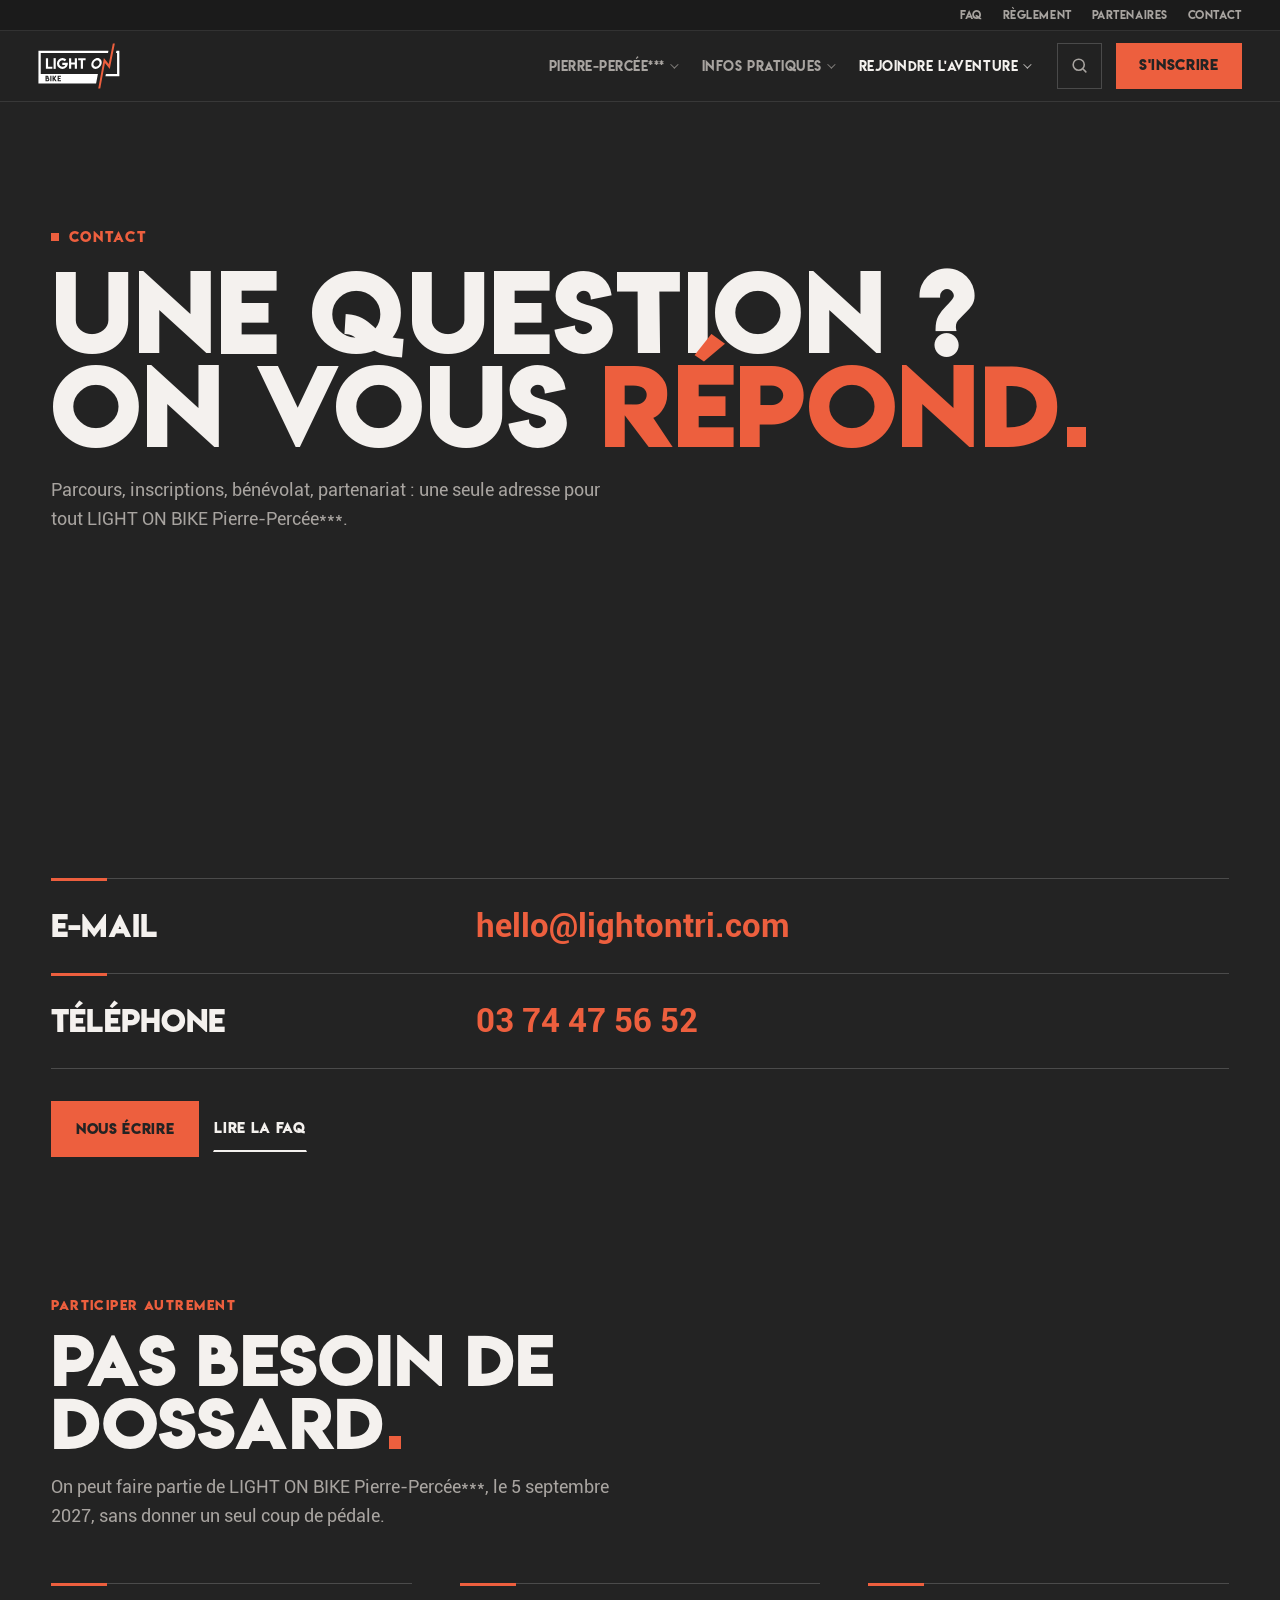
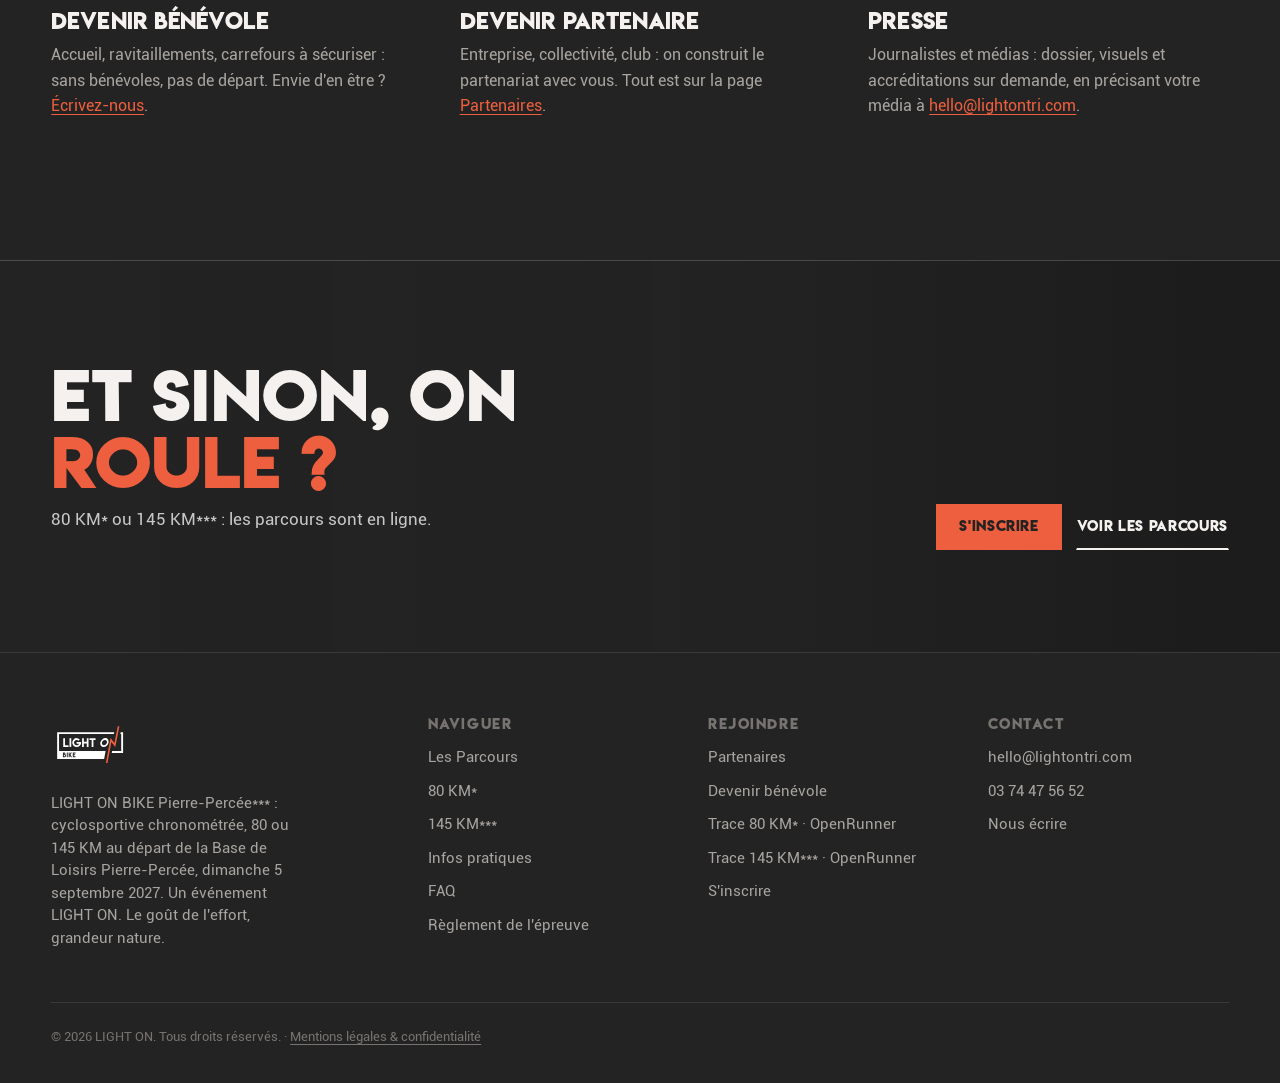
<file: contact.html>
<!DOCTYPE html>
<html lang="fr">
<head>
<meta charset="UTF-8" />
<meta name="viewport" content="width=device-width, initial-scale=1.0" />
<title>Contact · LIGHT ON BIKE Pierre-Percée***</title>
<link rel="canonical" href="https://www.lightonbike.com/contact.html" />
<meta property="og:url" content="https://www.lightonbike.com/contact.html" />
<meta property="og:type" content="website" />
<meta property="og:locale" content="fr_FR" />
<meta property="og:site_name" content="LIGHT ON BIKE Pierre-Percée***" />
<meta property="og:title" content="Contact · LIGHT ON BIKE Pierre-Percée***" />
<meta property="og:description" content="Contacter l'équipe LIGHT ON BIKE Pierre-Percée*** : questions sur les parcours, les inscriptions, le bénévolat ou un partenariat." />
<meta property="og:image" content="https://www.lightonbike.com/assets/img/partage.jpg" />
<meta property="og:image:width" content="1200" />
<meta property="og:image:height" content="630" />
<meta name="twitter:card" content="summary_large_image" />
<meta name="description" content="Contacter l'équipe LIGHT ON BIKE Pierre-Percée*** : questions sur les parcours, les inscriptions, le bénévolat ou un partenariat." />
<link rel="icon" type="image/svg+xml" href="assets/logo/favicon.svg?v=3" />
<link rel="icon" type="image/png" sizes="48x48" href="assets/logo/favicon-48.png?v=3" />
<link rel="apple-touch-icon" href="assets/logo/apple-touch-icon.png?v=2" />
<meta name="theme-color" content="#232323" />
<link rel="preload" as="font" type="font/woff2" href="assets/fonts/LemonMilkBold.woff2" crossorigin />
<link rel="stylesheet" href="assets/css/site.css?v=20261117a" />
<link rel="stylesheet" href="assets/css/bike.css?v=20261117a" />
</head>
<body>
<a class="skip" href="#top">Aller au contenu</a>

<!-- ============ TOPBAR / ACCÈS RAPIDE ============ -->
<div class="topbar">
  <div class="wrap topbar-inner">
    <nav class="topbar-links" aria-label="Accès rapide">
      <a href="faq.html">FAQ</a>
      <a href="reglement.html">Règlement</a>
      <a href="partenaires.html">Partenaires</a>
      <a href="contact.html">Contact</a>
    </nav>
  </div>
</div>

<!-- ============ NAV ============ -->
<header class="nav">
  <div class="wrap nav-inner">
    <a class="brand" href="./" aria-label="LIGHT ON BIKE accueil">
      <img src="assets/logo/logo-header.svg?v=20261117a" alt="LIGHT ON BIKE" width="178" height="100" />
    </a>
    <nav class="nav-links" id="navLinks" aria-label="Navigation principale">
      <div class="nav-item">
        <a href="parcours.html" class="nav-parent">PIERRE-PERCÉE***</a>
        <div class="nav-drop mega">
          <div class="mega-col">
            <a class="mega-head" href="parcours.html">Les Parcours →</a>
            <a href="parcours-80-km.html">80 KM*</a>
            <a href="parcours-145-km.html">145 KM***</a>
            <a href="parcours.html#comparatif">Comparatif</a>
          </div>
          <div class="mega-col">
            <a class="mega-head" href="./#evenement">L'Événement →</a>
            <a href="infos.html#programme">Le programme</a>
            <a href="infos.html#inscriptions">Inscriptions</a>
            <a href="reglement.html">Règlement</a>
            <a href="partenaires.html">Partenaires</a>
          </div>
          <a class="mega-promo" href="parcours.html">
            <span class="mega-trace"><svg class="trace-art" viewBox="0 0 432 300" preserveAspectRatio="xMidYMid meet" aria-hidden="true"><path class="t-line" d="M96.0 262.8L92.1 270.6L88.9 272.8L88.3 267.9L89.0 262.4L90.1 261.3L87.0 258.7L89.6 258.0L89.1 255.2L91.7 254.0L91.6 252.2L92.9 251.5L91.5 249.0L92.8 246.4L88.8 247.3L88.1 246.5L90.2 244.3L94.3 242.6L95.7 240.1L95.2 236.8L98.0 233.9L98.2 230.3L97.3 227.5L93.3 228.3L88.9 227.5L86.0 223.8L84.3 224.9L79.9 223.5L75.9 221.1L72.1 217.2L68.9 215.9L67.6 213.8L72.1 208.9L72.2 206.4L76.6 197.7L84.6 191.9L90.1 191.0L92.3 191.6L95.9 195.0L99.5 196.9L101.5 196.9L100.2 198.1L100.9 199.1L102.0 198.2L104.0 199.1L106.4 195.9L106.0 194.6L112.8 192.8L119.7 187.5L121.6 182.8L121.2 181.7L122.5 177.1L121.3 177.9L119.6 176.8L118.8 178.4L119.4 179.2L118.5 178.6L119.6 175.4L119.0 174.1L120.3 171.8L118.2 167.5L116.2 157.4L116.3 149.6L115.6 147.0L110.0 141.9L108.2 139.0L113.0 138.9L116.0 135.0L117.2 130.6L129.1 133.2L147.6 122.1L150.4 121.5L151.7 118.1L149.0 112.9L151.2 109.2L159.3 108.5L161.3 105.3L166.0 106.5L170.0 109.2L170.1 108.1L172.9 105.9L174.1 106.1L175.8 103.5L180.8 106.5L181.6 106.0L181.3 104.5L185.7 102.1L186.7 100.1L189.3 99.3L191.0 96.8L195.7 97.5L198.2 94.7L200.5 94.2L199.2 91.5L205.0 88.8L204.1 91.0L205.2 92.7L208.3 85.7L214.8 86.7L217.2 82.8L223.2 80.2L227.3 76.0L227.8 73.8L229.5 74.1L230.6 76.5L233.9 78.0L235.6 77.7L237.4 73.0L239.0 73.2L238.9 68.9L236.1 65.6L233.5 56.1L231.8 53.9L231.5 49.0L228.8 43.4L230.5 42.3L232.6 42.8L240.5 41.5L238.2 32.2L239.6 26.8L240.5 27.8L242.0 26.4L244.5 26.0L247.8 27.3L251.1 29.4L253.9 32.7L266.2 32.1L266.2 38.2L267.5 41.3L268.1 40.6L271.3 43.2L274.4 44.0L275.9 46.3L280.5 47.3L281.1 49.0L279.7 51.7L283.1 54.3L283.7 57.1L285.6 57.4L288.6 60.0L291.6 59.0L291.8 63.7L298.1 63.7L300.5 65.9L300.8 68.6L305.4 68.1L307.1 68.8L307.3 71.7L305.6 73.4L302.8 74.3L304.6 75.2L305.8 77.6L306.2 75.8L308.2 74.9L316.1 76.1L314.6 72.3L325.2 69.6L326.0 66.1L327.4 65.4L329.5 66.3L330.4 68.7L332.4 69.9L333.3 72.0L332.4 73.7L329.0 73.9L331.3 78.8L330.5 80.0L331.7 78.9L330.7 75.4L340.3 76.0L345.0 74.1L344.2 77.7L342.7 78.9L337.9 80.4L336.5 80.1L335.2 78.4L335.8 81.7L336.8 82.5L334.6 84.7L334.6 87.4L334.7 89.4L336.1 90.0L336.3 92.2L338.0 93.9L336.7 97.1L339.0 104.0L339.4 108.6L338.4 110.0L338.4 112.2L339.9 112.4L341.4 114.9L344.1 114.1L341.5 118.2L343.5 122.8L345.3 124.1L343.8 126.7L342.2 126.2L341.0 127.3L338.2 131.9L333.2 130.3L329.1 130.9L324.2 129.5L323.8 132.1L320.4 133.6L320.4 136.0L317.0 138.4L316.3 140.2L314.8 140.1L314.2 143.3L311.5 143.0L311.3 144.1L313.1 144.9L311.7 145.8L310.4 145.5L312.0 147.3L315.0 145.8L321.3 145.4L328.7 149.8L335.0 150.5L337.9 153.3L338.8 156.3L346.9 163.6L349.7 165.2L352.8 165.4L357.7 168.4L359.4 170.1L359.3 172.4L363.1 176.8L364.3 188.4L344.0 188.8L337.0 191.4L334.1 190.9L327.8 193.7L325.3 195.2L321.4 201.0L317.7 203.7L313.8 204.6L312.6 206.2L308.7 206.3L305.9 208.0L296.5 223.1L291.3 226.1L284.8 227.6L282.0 232.4L280.0 230.9L278.9 232.2L275.0 233.3L268.9 231.2L265.3 231.6L259.5 230.2L253.8 229.8L252.2 230.9L246.3 228.5L243.8 224.5L243.8 222.0L248.2 219.4L250.3 216.0L247.6 218.0L243.9 217.8L242.6 214.8L243.6 212.5L241.7 212.8L240.2 210.8L235.5 210.2L233.7 207.3L230.1 209.2L225.3 207.8L220.8 210.6L214.4 208.5L210.6 208.8L209.2 207.3L206.8 208.3L206.0 206.8L206.3 204.3L199.3 204.0L191.7 207.8L184.6 213.5L182.8 213.9L180.3 216.7L154.1 223.9L150.7 228.2L144.0 233.2L136.2 234.6L133.6 234.0L126.5 236.1L123.0 241.0L116.2 244.3L114.3 247.3L111.5 248.7L109.5 253.1L109.5 255.5L102.1 261.6L98.7 267.6L93.2 273.1L90.8 274.0L89.7 272.9L92.6 269.9L96.0 262.8"/><path class="t-line alt" d="M99.9 262.8L99.9 262.8"/></svg></span>
            <span class="mega-promo-cap">
              <span class="mp-k">5 septembre 2027</span>
              <span class="mp-t">80 KM* · 145 KM***</span>
            </span>
          </a>
        </div>
      </div>
      <div class="nav-item">
        <a href="infos.html" class="nav-parent">Infos pratiques</a>
        <div class="nav-drop">
          <a href="infos.html#programme">Programme</a>
          <a href="infos.html#inscriptions">Inscriptions</a>
          <a href="infos.html#acces">Accès &amp; stationnement</a>
          <a href="infos.html#dossards">Retrait des dossards</a>
          <a href="infos.html#ravitaillements">Ravitaillements</a>
          <a href="infos.html#materiel">Matériel</a>
          <a href="faq.html">FAQ</a>
        </div>
      </div>
      <div class="nav-item">
        <a href="contact.html" class="nav-parent" aria-current="page">Rejoindre l'aventure</a>
        <div class="nav-drop">
          <a href="partenaires.html">Partenaires</a>
          <a href="partenaires.html#devenir">Devenir partenaire</a>
          <a href="contact.html#benevole">Devenir bénévole</a>
          <a href="contact.html#contact">Contact</a>
        </div>
      </div>
    </nav>
    <div class="nav-cta">
      <button class="nav-search-btn" type="button" data-search-open aria-label="Rechercher sur le site" aria-haspopup="dialog"><svg viewBox="0 0 24 24" fill="none" aria-hidden="true"><circle cx="11" cy="11" r="7" stroke="currentColor" stroke-width="2"/><path d="M20 20l-3.2-3.2" stroke="currentColor" stroke-width="2" stroke-linecap="round"/></svg></button>
      <a class="btn btn-primary btn-go" href="infos.html#inscriptions">S'inscrire</a>
      <button class="nav-toggle" id="navToggle" aria-label="Ouvrir le menu" aria-expanded="false" aria-controls="navLinks">
        <svg width="24" height="24" viewBox="0 0 24 24" fill="none"><path d="M4 7h16M4 12h16M4 17h16" stroke="currentColor" stroke-width="2" stroke-linecap="round"/></svg>
      </button>
    </div>
  </div>
</header>

<main id="top">

  <!-- ============ PAGE HERO ============ -->
  <section class="page-hero cut">
    <div class="glow a" aria-hidden="true"></div>
    <div class="wrap">
      <h1><span class="eyebrow page-kicker">Contact</span> Une question&nbsp;? On vous <span class="nw"><em>répond</em><span class="sq">.</span></span></h1>
      <p class="lede">Parcours, inscriptions, bénévolat, partenariat&nbsp;: une seule adresse pour tout LIGHT ON BIKE Pierre-Percée***.</p>
    </div>
  </section>

  <!-- ============ CONTACT ============ -->
  <section class="pad" id="contact">
    <div class="wrap">
      <div class="icard-grid rows">
        <div class="icard reveal"><h3>E-mail</h3><p><a class="contact-big" href="mailto:hello@lightontri.com?subject=LIGHT%20ON%20BIKE%20%3A%20j%27ai%20une%20question">hello@lightontri.com</a></p></div>
        <div class="icard reveal"><h3>Téléphone</h3><p><a class="contact-big nw" href="tel:+33374475652">03 74 47 56 52</a></p></div>
      </div>
      <div class="hero-actions reveal" style="margin-top:32px;">
        <a class="btn btn-primary" href="mailto:hello@lightontri.com?subject=LIGHT%20ON%20BIKE%20%3A%20j%27ai%20une%20question">Nous écrire</a>
        <a class="btn btn-ghost" href="faq.html">Lire la FAQ</a>
      </div>
    </div>
  </section>

  <!-- ============ PARTICIPER AUTREMENT ============ -->
  <section class="pad" id="participer" style="padding-top:0;">
    <div class="wrap">
      <div class="sec-head reveal">
        <span class="eyebrow">Participer autrement</span>
        <h2 class="h-sec" style="max-width:18ch;">Pas besoin de <span class="nw">dossard<span class="sq">.</span></span></h2>
        <p class="lede">On peut faire partie de LIGHT ON BIKE Pierre-Percée***, le 5 septembre 2027, sans donner un seul coup de pédale.</p>
      </div>
      <div class="icard-grid three swipe">
        <div class="icard reveal" id="benevole"><h3>Devenir bénévole</h3><p>Accueil, ravitaillements, carrefours à sécuriser&nbsp;: sans bénévoles, pas de départ. Envie d'en être&nbsp;? <a class="ln" href="mailto:hello@lightontri.com?subject=B%C3%A9n%C3%A9vole%20LIGHT%20ON%20BIKE%20%3A%20je%20suis%20partant">Écrivez-nous</a>.</p></div>
        <div class="icard reveal" id="partenaire"><h3>Devenir partenaire</h3><p>Entreprise, collectivité, club&nbsp;: on construit le partenariat avec vous. Tout est sur la page <a class="ln" href="partenaires.html#devenir">Partenaires</a>.</p></div>
        <div class="icard reveal" id="presse"><h3>Presse</h3><p>Journalistes et médias&nbsp;: dossier, visuels et accréditations sur demande, en précisant votre média à <a class="ln" href="mailto:hello@lightontri.com?subject=Presse%20%3A%20LIGHT%20ON%20BIKE%20Pierre-Perc%C3%A9e">hello@lightontri.com</a>.</p></div>
      </div>
    </div>
  </section>

  <!-- ============ CTA SLIM ============ -->
  <section class="cta-slim">
    <div class="wrap">
      <div class="reveal">
        <h2>Et sinon, on <em class="pt">roule&nbsp;?</em></h2>
        <p>80 KM* ou 145 KM***&nbsp;: les parcours sont en ligne.</p>
      </div>
      <div class="hero-actions">
        <a class="btn btn-primary btn-go" href="infos.html#inscriptions">S'inscrire</a>
        <a class="btn btn-ghost" href="parcours.html">Voir les parcours</a>
      </div>
    </div>
  </section>

</main>

<!-- ============ FOOTER ============ -->
<footer>
  <div class="wrap">
    <div class="foot-grid">
      <div class="foot-brand">
        <a class="brand" href="./">
          <img src="assets/logo/logo-blanc-orange.svg?v=20261117a" alt="LIGHT ON BIKE" width="200" height="33" style="height:52px;" />
        </a>
        <p>LIGHT ON BIKE Pierre-Percée***&nbsp;: cyclosportive chronométrée, 80 ou 145 KM au départ de la Base de Loisirs Pierre-Percée, dimanche 5 septembre 2027. Un événement LIGHT ON. Le goût de l'effort, grandeur nature.</p>
      </div>
      <div class="foot-col">
        <p class="foot-h">Naviguer</p>
        <a href="parcours.html">Les Parcours</a>
        <a href="parcours-80-km.html">80 KM*</a>
        <a href="parcours-145-km.html">145 KM***</a>
        <a href="infos.html">Infos pratiques</a>
        <a href="faq.html">FAQ</a>
        <a href="reglement.html">Règlement de l'épreuve</a>
      </div>
      <div class="foot-col">
        <p class="foot-h">Rejoindre</p>
        <a href="partenaires.html">Partenaires</a>
        <a href="contact.html#benevole">Devenir bénévole</a>
        <a href="https://www.openrunner.com/route-details/23378612" target="_blank" rel="noopener">Trace 80 KM* · OpenRunner</a>
        <a href="https://www.openrunner.com/route-details/23378617" target="_blank" rel="noopener">Trace 145 KM*** · OpenRunner</a>
        <a class="" href="infos.html#inscriptions">S'inscrire</a>
      </div>
      <div class="foot-col">
        <p class="foot-h">Contact</p>
        <a href="mailto:hello@lightontri.com">hello@lightontri.com</a>
        <a href="tel:+33374475652">03 74 47 56 52</a>
        <a href="contact.html">Nous écrire</a>
      </div>
    </div>
    <div class="foot-bottom">
      <span>© 2026 LIGHT ON. Tous droits réservés. · <a href="mentions-legales.html">Mentions légales &amp; confidentialité</a></span>
    </div>
  </div>
</footer>

<script src="assets/js/site.js?v=20261117a"></script>
<script src="assets/js/search.js?v=20261117a"></script>
</body>
</html>
</file>
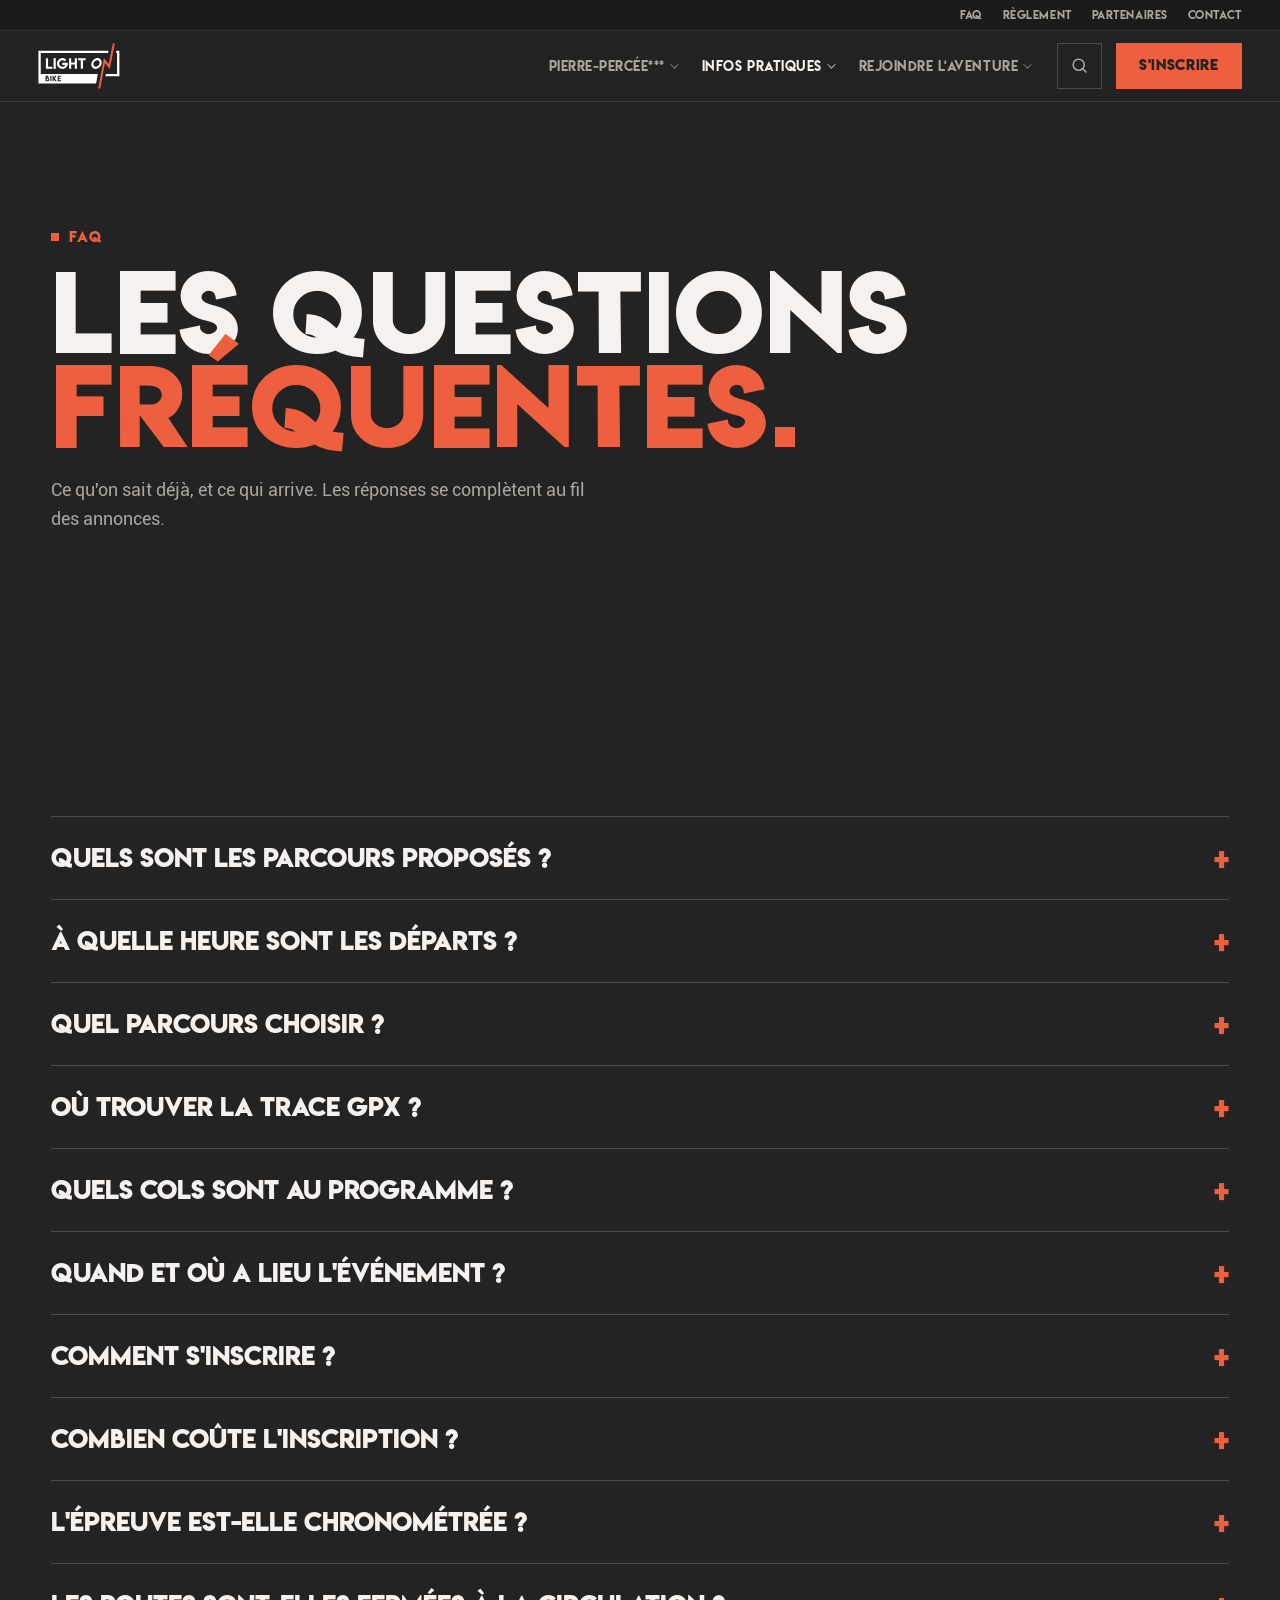
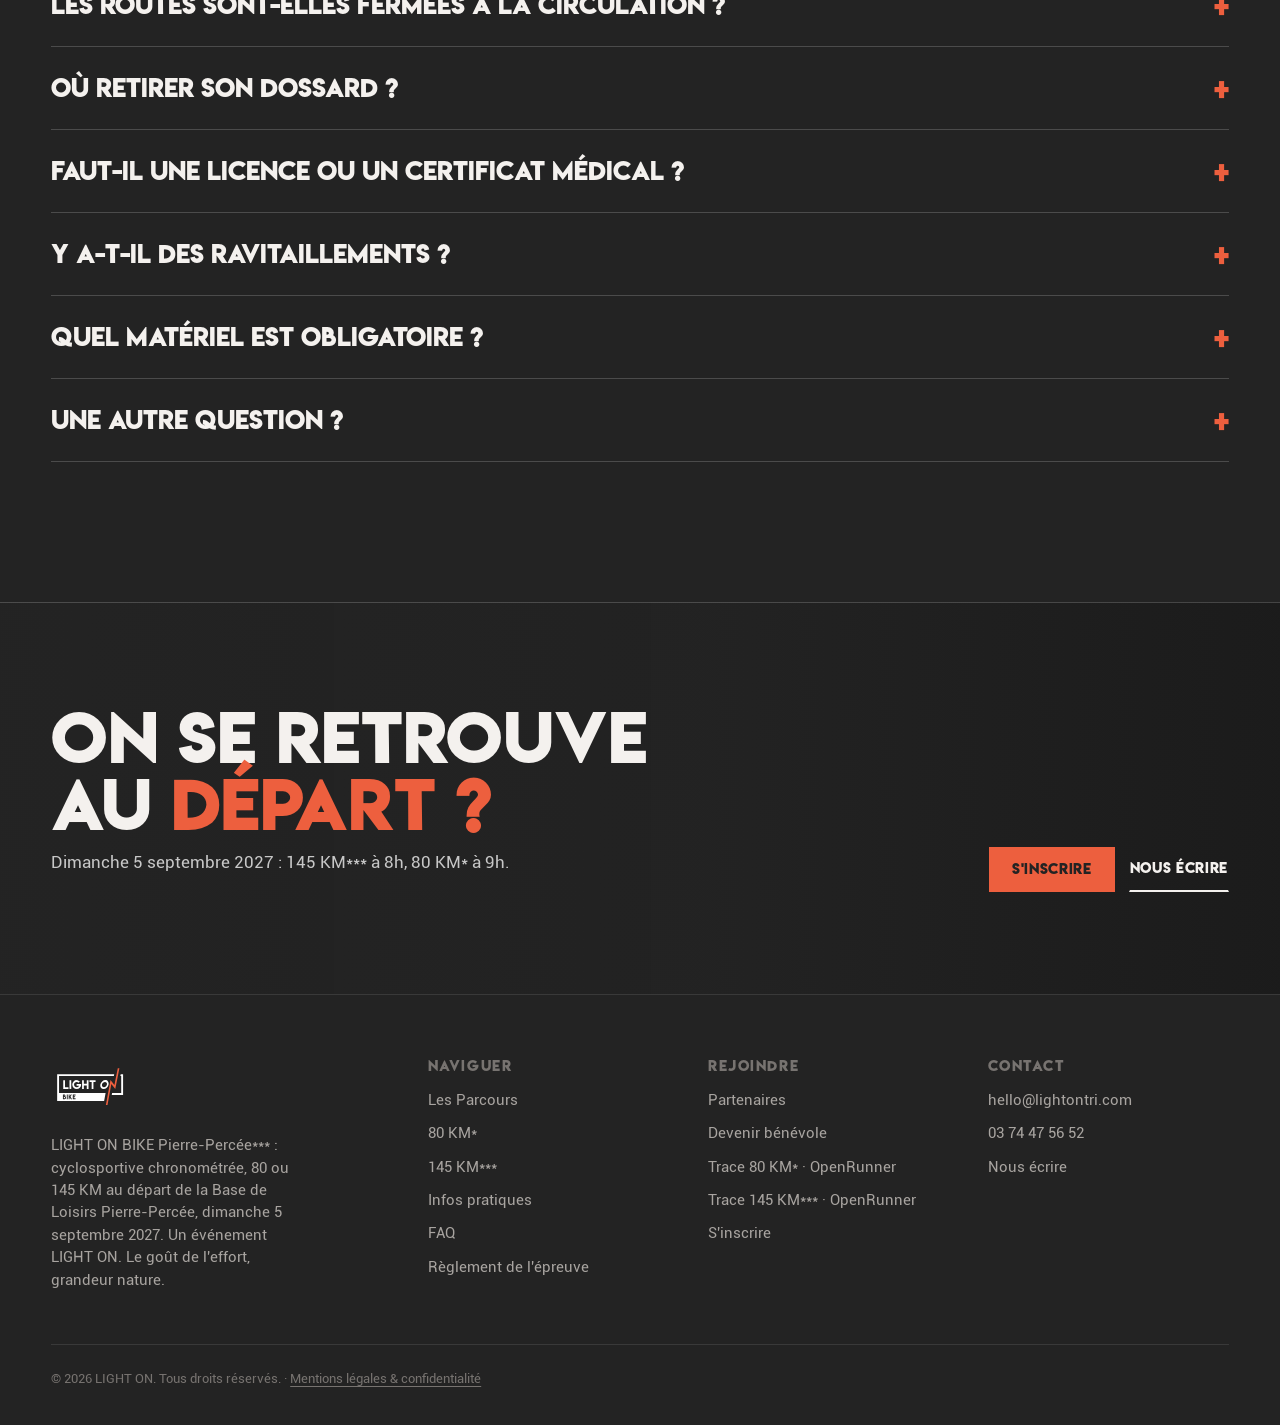
<file: faq.html>
<!DOCTYPE html>
<html lang="fr">
<head>
<meta charset="UTF-8" />
<meta name="viewport" content="width=device-width, initial-scale=1.0" />
<title>FAQ · LIGHT ON BIKE Pierre-Percée***</title>
<link rel="canonical" href="https://www.lightonbike.com/faq.html" />
<meta property="og:url" content="https://www.lightonbike.com/faq.html" />
<meta property="og:type" content="website" />
<meta property="og:locale" content="fr_FR" />
<meta property="og:site_name" content="LIGHT ON BIKE Pierre-Percée***" />
<meta property="og:title" content="FAQ · LIGHT ON BIKE Pierre-Percée***" />
<meta property="og:description" content="Parcours, horaires de départ, traces GPX, inscriptions : les questions fréquentes sur LIGHT ON BIKE Pierre-Percée***." />
<meta property="og:image" content="https://www.lightonbike.com/assets/img/partage.jpg" />
<meta property="og:image:width" content="1200" />
<meta property="og:image:height" content="630" />
<meta name="twitter:card" content="summary_large_image" />
<meta name="description" content="Parcours, horaires de départ, traces GPX, inscriptions : les questions fréquentes sur LIGHT ON BIKE Pierre-Percée***." />
<link rel="icon" type="image/svg+xml" href="assets/logo/favicon.svg?v=3" />
<link rel="icon" type="image/png" sizes="48x48" href="assets/logo/favicon-48.png?v=3" />
<link rel="apple-touch-icon" href="assets/logo/apple-touch-icon.png?v=2" />
<meta name="theme-color" content="#232323" />
<link rel="preload" as="font" type="font/woff2" href="assets/fonts/LemonMilkBold.woff2" crossorigin />
<link rel="stylesheet" href="assets/css/site.css?v=20261117a" />
<link rel="stylesheet" href="assets/css/bike.css?v=20261117a" />
</head>
<body>
<a class="skip" href="#top">Aller au contenu</a>

<!-- ============ TOPBAR / ACCÈS RAPIDE ============ -->
<div class="topbar">
  <div class="wrap topbar-inner">
    <nav class="topbar-links" aria-label="Accès rapide">
      <a href="faq.html">FAQ</a>
      <a href="reglement.html">Règlement</a>
      <a href="partenaires.html">Partenaires</a>
      <a href="contact.html">Contact</a>
    </nav>
  </div>
</div>

<!-- ============ NAV ============ -->
<header class="nav">
  <div class="wrap nav-inner">
    <a class="brand" href="./" aria-label="LIGHT ON BIKE accueil">
      <img src="assets/logo/logo-header.svg?v=20261117a" alt="LIGHT ON BIKE" width="178" height="100" />
    </a>
    <nav class="nav-links" id="navLinks" aria-label="Navigation principale">
      <div class="nav-item">
        <a href="parcours.html" class="nav-parent">PIERRE-PERCÉE***</a>
        <div class="nav-drop mega">
          <div class="mega-col">
            <a class="mega-head" href="parcours.html">Les Parcours →</a>
            <a href="parcours-80-km.html">80 KM*</a>
            <a href="parcours-145-km.html">145 KM***</a>
            <a href="parcours.html#comparatif">Comparatif</a>
          </div>
          <div class="mega-col">
            <a class="mega-head" href="./#evenement">L'Événement →</a>
            <a href="infos.html#programme">Le programme</a>
            <a href="infos.html#inscriptions">Inscriptions</a>
            <a href="reglement.html">Règlement</a>
            <a href="partenaires.html">Partenaires</a>
          </div>
          <a class="mega-promo" href="parcours.html">
            <span class="mega-trace"><svg class="trace-art" viewBox="0 0 432 300" preserveAspectRatio="xMidYMid meet" aria-hidden="true"><path class="t-line" d="M96.0 262.8L92.1 270.6L88.9 272.8L88.3 267.9L89.0 262.4L90.1 261.3L87.0 258.7L89.6 258.0L89.1 255.2L91.7 254.0L91.6 252.2L92.9 251.5L91.5 249.0L92.8 246.4L88.8 247.3L88.1 246.5L90.2 244.3L94.3 242.6L95.7 240.1L95.2 236.8L98.0 233.9L98.2 230.3L97.3 227.5L93.3 228.3L88.9 227.5L86.0 223.8L84.3 224.9L79.9 223.5L75.9 221.1L72.1 217.2L68.9 215.9L67.6 213.8L72.1 208.9L72.2 206.4L76.6 197.7L84.6 191.9L90.1 191.0L92.3 191.6L95.9 195.0L99.5 196.9L101.5 196.9L100.2 198.1L100.9 199.1L102.0 198.2L104.0 199.1L106.4 195.9L106.0 194.6L112.8 192.8L119.7 187.5L121.6 182.8L121.2 181.7L122.5 177.1L121.3 177.9L119.6 176.8L118.8 178.4L119.4 179.2L118.5 178.6L119.6 175.4L119.0 174.1L120.3 171.8L118.2 167.5L116.2 157.4L116.3 149.6L115.6 147.0L110.0 141.9L108.2 139.0L113.0 138.9L116.0 135.0L117.2 130.6L129.1 133.2L147.6 122.1L150.4 121.5L151.7 118.1L149.0 112.9L151.2 109.2L159.3 108.5L161.3 105.3L166.0 106.5L170.0 109.2L170.1 108.1L172.9 105.9L174.1 106.1L175.8 103.5L180.8 106.5L181.6 106.0L181.3 104.5L185.7 102.1L186.7 100.1L189.3 99.3L191.0 96.8L195.7 97.5L198.2 94.7L200.5 94.2L199.2 91.5L205.0 88.8L204.1 91.0L205.2 92.7L208.3 85.7L214.8 86.7L217.2 82.8L223.2 80.2L227.3 76.0L227.8 73.8L229.5 74.1L230.6 76.5L233.9 78.0L235.6 77.7L237.4 73.0L239.0 73.2L238.9 68.9L236.1 65.6L233.5 56.1L231.8 53.9L231.5 49.0L228.8 43.4L230.5 42.3L232.6 42.8L240.5 41.5L238.2 32.2L239.6 26.8L240.5 27.8L242.0 26.4L244.5 26.0L247.8 27.3L251.1 29.4L253.9 32.7L266.2 32.1L266.2 38.2L267.5 41.3L268.1 40.6L271.3 43.2L274.4 44.0L275.9 46.3L280.5 47.3L281.1 49.0L279.7 51.7L283.1 54.3L283.7 57.1L285.6 57.4L288.6 60.0L291.6 59.0L291.8 63.7L298.1 63.7L300.5 65.9L300.8 68.6L305.4 68.1L307.1 68.8L307.3 71.7L305.6 73.4L302.8 74.3L304.6 75.2L305.8 77.6L306.2 75.8L308.2 74.9L316.1 76.1L314.6 72.3L325.2 69.6L326.0 66.1L327.4 65.4L329.5 66.3L330.4 68.7L332.4 69.9L333.3 72.0L332.4 73.7L329.0 73.9L331.3 78.8L330.5 80.0L331.7 78.9L330.7 75.4L340.3 76.0L345.0 74.1L344.2 77.7L342.7 78.9L337.9 80.4L336.5 80.1L335.2 78.4L335.8 81.7L336.8 82.5L334.6 84.7L334.6 87.4L334.7 89.4L336.1 90.0L336.3 92.2L338.0 93.9L336.7 97.1L339.0 104.0L339.4 108.6L338.4 110.0L338.4 112.2L339.9 112.4L341.4 114.9L344.1 114.1L341.5 118.2L343.5 122.8L345.3 124.1L343.8 126.7L342.2 126.2L341.0 127.3L338.2 131.9L333.2 130.3L329.1 130.9L324.2 129.5L323.8 132.1L320.4 133.6L320.4 136.0L317.0 138.4L316.3 140.2L314.8 140.1L314.2 143.3L311.5 143.0L311.3 144.1L313.1 144.9L311.7 145.8L310.4 145.5L312.0 147.3L315.0 145.8L321.3 145.4L328.7 149.8L335.0 150.5L337.9 153.3L338.8 156.3L346.9 163.6L349.7 165.2L352.8 165.4L357.7 168.4L359.4 170.1L359.3 172.4L363.1 176.8L364.3 188.4L344.0 188.8L337.0 191.4L334.1 190.9L327.8 193.7L325.3 195.2L321.4 201.0L317.7 203.7L313.8 204.6L312.6 206.2L308.7 206.3L305.9 208.0L296.5 223.1L291.3 226.1L284.8 227.6L282.0 232.4L280.0 230.9L278.9 232.2L275.0 233.3L268.9 231.2L265.3 231.6L259.5 230.2L253.8 229.8L252.2 230.9L246.3 228.5L243.8 224.5L243.8 222.0L248.2 219.4L250.3 216.0L247.6 218.0L243.9 217.8L242.6 214.8L243.6 212.5L241.7 212.8L240.2 210.8L235.5 210.2L233.7 207.3L230.1 209.2L225.3 207.8L220.8 210.6L214.4 208.5L210.6 208.8L209.2 207.3L206.8 208.3L206.0 206.8L206.3 204.3L199.3 204.0L191.7 207.8L184.6 213.5L182.8 213.9L180.3 216.7L154.1 223.9L150.7 228.2L144.0 233.2L136.2 234.6L133.6 234.0L126.5 236.1L123.0 241.0L116.2 244.3L114.3 247.3L111.5 248.7L109.5 253.1L109.5 255.5L102.1 261.6L98.7 267.6L93.2 273.1L90.8 274.0L89.7 272.9L92.6 269.9L96.0 262.8"/><path class="t-line alt" d="M99.9 262.8L99.9 262.8"/></svg></span>
            <span class="mega-promo-cap">
              <span class="mp-k">5 septembre 2027</span>
              <span class="mp-t">80 KM* · 145 KM***</span>
            </span>
          </a>
        </div>
      </div>
      <div class="nav-item">
        <a href="infos.html" class="nav-parent" aria-current="page">Infos pratiques</a>
        <div class="nav-drop">
          <a href="infos.html#programme">Programme</a>
          <a href="infos.html#inscriptions">Inscriptions</a>
          <a href="infos.html#acces">Accès &amp; stationnement</a>
          <a href="infos.html#dossards">Retrait des dossards</a>
          <a href="infos.html#ravitaillements">Ravitaillements</a>
          <a href="infos.html#materiel">Matériel</a>
          <a href="faq.html">FAQ</a>
        </div>
      </div>
      <div class="nav-item">
        <a href="contact.html" class="nav-parent">Rejoindre l'aventure</a>
        <div class="nav-drop">
          <a href="partenaires.html">Partenaires</a>
          <a href="partenaires.html#devenir">Devenir partenaire</a>
          <a href="contact.html#benevole">Devenir bénévole</a>
          <a href="contact.html#contact">Contact</a>
        </div>
      </div>
    </nav>
    <div class="nav-cta">
      <button class="nav-search-btn" type="button" data-search-open aria-label="Rechercher sur le site" aria-haspopup="dialog"><svg viewBox="0 0 24 24" fill="none" aria-hidden="true"><circle cx="11" cy="11" r="7" stroke="currentColor" stroke-width="2"/><path d="M20 20l-3.2-3.2" stroke="currentColor" stroke-width="2" stroke-linecap="round"/></svg></button>
      <a class="btn btn-primary btn-go" href="infos.html#inscriptions">S'inscrire</a>
      <button class="nav-toggle" id="navToggle" aria-label="Ouvrir le menu" aria-expanded="false" aria-controls="navLinks">
        <svg width="24" height="24" viewBox="0 0 24 24" fill="none"><path d="M4 7h16M4 12h16M4 17h16" stroke="currentColor" stroke-width="2" stroke-linecap="round"/></svg>
      </button>
    </div>
  </div>
</header>

<main id="top">

  <!-- ============ PAGE HERO ============ -->
  <section class="page-hero">
    <div class="glow a" aria-hidden="true"></div>
    <div class="wrap">
      <h1><span class="eyebrow page-kicker">FAQ</span> Les questions <span class="nw"><em>fréquentes</em><span class="sq">.</span></span></h1>
      <p class="lede">Ce qu'on sait déjà, et ce qui arrive. Les réponses se complètent au fil des annonces.</p>
    </div>
  </section>

  <section class="pad" id="faq">
    <div class="wrap">
      <div class="faq-list">
        <details class="faq-item"><summary>Quels sont les parcours proposés&nbsp;?</summary><p>Deux parcours à vélo de route&nbsp;: le <a class="ln" href="parcours-80-km.html">80 KM*</a> (80,5 km, 1&nbsp;174 m de D+) et le <a class="ln" href="parcours-145-km.html">145 KM***</a> (147,9 km, 2&nbsp;439 m de D+).</p></details>
        <details class="faq-item"><summary>À quelle heure sont les départs&nbsp;?</summary><p>Le 145 KM*** part à 8h, le 80 KM* à 9h.</p></details>
        <details class="faq-item"><summary>Quel parcours choisir&nbsp;?</summary><p>Le 80 KM* compte trois cols, dont le Donon, pour 1&nbsp;174 m de D+&nbsp;: le bon format si vous roulez régulièrement. Le 145 KM*** en compte six pour 2&nbsp;439 m de D+&nbsp;: à réserver aux habitués des longues sorties. Le <a class="ln" href="parcours.html#comparatif">comparatif</a> met les deux côte à côte.</p></details>
        <details class="faq-item"><summary>Où trouver la trace GPX&nbsp;?</summary><p>Sur la page de chaque parcours, avec la carte et le profil. Téléchargement direct&nbsp;: <a class="ln" href="assets/gpx/light-on-bike-pierre-percee-80-km.gpx" download>GPX du 80 KM*</a> et <a class="ln" href="assets/gpx/light-on-bike-pierre-percee-145-km.gpx" download>GPX du 145 KM***</a>. Les deux tracés sont aussi consultables sur OpenRunner.</p></details>
        <details class="faq-item"><summary>Quels cols sont au programme&nbsp;?</summary><p>Sur le 80 KM*&nbsp;: Col de la Vierge Clarisse, des Charbonniers, du Donon. Sur le 145 KM***&nbsp;: Col de la Vierge Clarisse, des Charbonniers, de Saint-Léon, de Valsberg, des Pandours, du Donon.</p></details>
        <details class="faq-item"><summary>Quand et où a lieu l'événement&nbsp;?</summary><p>Le dimanche 5 septembre 2027, à la Base de Loisirs Pierre-Percée, à proximité de Celles-sur-Plaine. Départ et arrivée au même endroit.</p></details>
        <details class="faq-item"><summary>Comment s'inscrire&nbsp;?</summary><p>Les inscriptions ouvrent le mardi 8 décembre 2026 - 20h, en ligne, avec 400 places par format. Le lien d'inscription sera publié sur la page <a class="ln" href="infos.html#inscriptions">Infos pratiques</a>.</p></details>
        <details class="faq-item"><summary>Combien coûte l'inscription&nbsp;?</summary><p>39&nbsp;€ pour le 80 KM* et 49&nbsp;€ pour le 145 KM***.</p></details>
        <details class="faq-item"><summary>L'épreuve est-elle chronométrée&nbsp;?</summary><p>Oui&nbsp;: LIGHT ON BIKE Pierre-Percée*** est une cyclosportive chronométrée, sur les deux formats. On peut viser un temps, ou juste viser le sommet du Donon.</p></details>
        <details class="faq-item"><summary>Les routes sont-elles fermées à la circulation&nbsp;?</summary><p>Non&nbsp;: les parcours empruntent des routes ouvertes à la circulation, avec priorités de passage. Le dispositif sera détaillé dans le <a class="ln" href="reglement.html">règlement</a>.</p></details>
        <details class="faq-item"><summary>Où retirer son dossard&nbsp;?</summary><p>À la Base de Loisirs Pierre-Percée. Jours et horaires de retrait&nbsp;: <span class="tbc">À venir</span></p></details>
        <details class="faq-item"><summary>Faut-il une licence ou un certificat médical&nbsp;?</summary><p>Les conditions de participation (âge, licence, justificatif médical)&nbsp;: <span class="tbc">À venir</span> Elles seront précisées dans le <a class="ln" href="reglement.html">règlement</a>.</p></details>
        <details class="faq-item"><summary>Y a-t-il des ravitaillements&nbsp;?</summary><p>Le nombre et l'emplacement des ravitaillements&nbsp;: <span class="tbc">À venir</span></p></details>
        <details class="faq-item"><summary>Quel matériel est obligatoire&nbsp;?</summary><p>La liste du matériel obligatoire et des vélos acceptés&nbsp;: <span class="tbc">À venir</span></p></details>
        <details class="faq-item"><summary>Une autre question&nbsp;?</summary><p>Écrivez-nous à <a href="mailto:hello@lightontri.com" style="color:var(--accent);">hello@lightontri.com</a> ou au <a href="tel:+33374475652" style="color:var(--accent);">03 74 47 56 52</a>. On vous répond.</p></details>
      </div>
    </div>
  </section>

  <!-- ============ CTA SLIM ============ -->
  <section class="cta-slim">
    <div class="wrap">
      <div class="reveal">
        <h2>On se retrouve au <em class="pt">départ&nbsp;?</em></h2>
        <p>Dimanche 5 septembre 2027&nbsp;: 145 KM*** à 8h, 80 KM* à 9h.</p>
      </div>
      <div class="hero-actions">
        <a class="btn btn-primary btn-go" href="infos.html#inscriptions">S'inscrire</a>
        <a class="btn btn-ghost" href="contact.html">Nous écrire</a>
      </div>
    </div>
  </section>

</main>

<!-- ============ FOOTER ============ -->
<footer>
  <div class="wrap">
    <div class="foot-grid">
      <div class="foot-brand">
        <a class="brand" href="./">
          <img src="assets/logo/logo-blanc-orange.svg?v=20261117a" alt="LIGHT ON BIKE" width="200" height="33" style="height:52px;" />
        </a>
        <p>LIGHT ON BIKE Pierre-Percée***&nbsp;: cyclosportive chronométrée, 80 ou 145 KM au départ de la Base de Loisirs Pierre-Percée, dimanche 5 septembre 2027. Un événement LIGHT ON. Le goût de l'effort, grandeur nature.</p>
      </div>
      <div class="foot-col">
        <p class="foot-h">Naviguer</p>
        <a href="parcours.html">Les Parcours</a>
        <a href="parcours-80-km.html">80 KM*</a>
        <a href="parcours-145-km.html">145 KM***</a>
        <a href="infos.html">Infos pratiques</a>
        <a href="faq.html">FAQ</a>
        <a href="reglement.html">Règlement de l'épreuve</a>
      </div>
      <div class="foot-col">
        <p class="foot-h">Rejoindre</p>
        <a href="partenaires.html">Partenaires</a>
        <a href="contact.html#benevole">Devenir bénévole</a>
        <a href="https://www.openrunner.com/route-details/23378612" target="_blank" rel="noopener">Trace 80 KM* · OpenRunner</a>
        <a href="https://www.openrunner.com/route-details/23378617" target="_blank" rel="noopener">Trace 145 KM*** · OpenRunner</a>
        <a class="" href="infos.html#inscriptions">S'inscrire</a>
      </div>
      <div class="foot-col">
        <p class="foot-h">Contact</p>
        <a href="mailto:hello@lightontri.com">hello@lightontri.com</a>
        <a href="tel:+33374475652">03 74 47 56 52</a>
        <a href="contact.html">Nous écrire</a>
      </div>
    </div>
    <div class="foot-bottom">
      <span>© 2026 LIGHT ON. Tous droits réservés. · <a href="mentions-legales.html">Mentions légales &amp; confidentialité</a></span>
    </div>
  </div>
</footer>

<script src="assets/js/site.js?v=20261117a"></script>
<script src="assets/js/search.js?v=20261117a"></script>
</body>
</html>
</file>
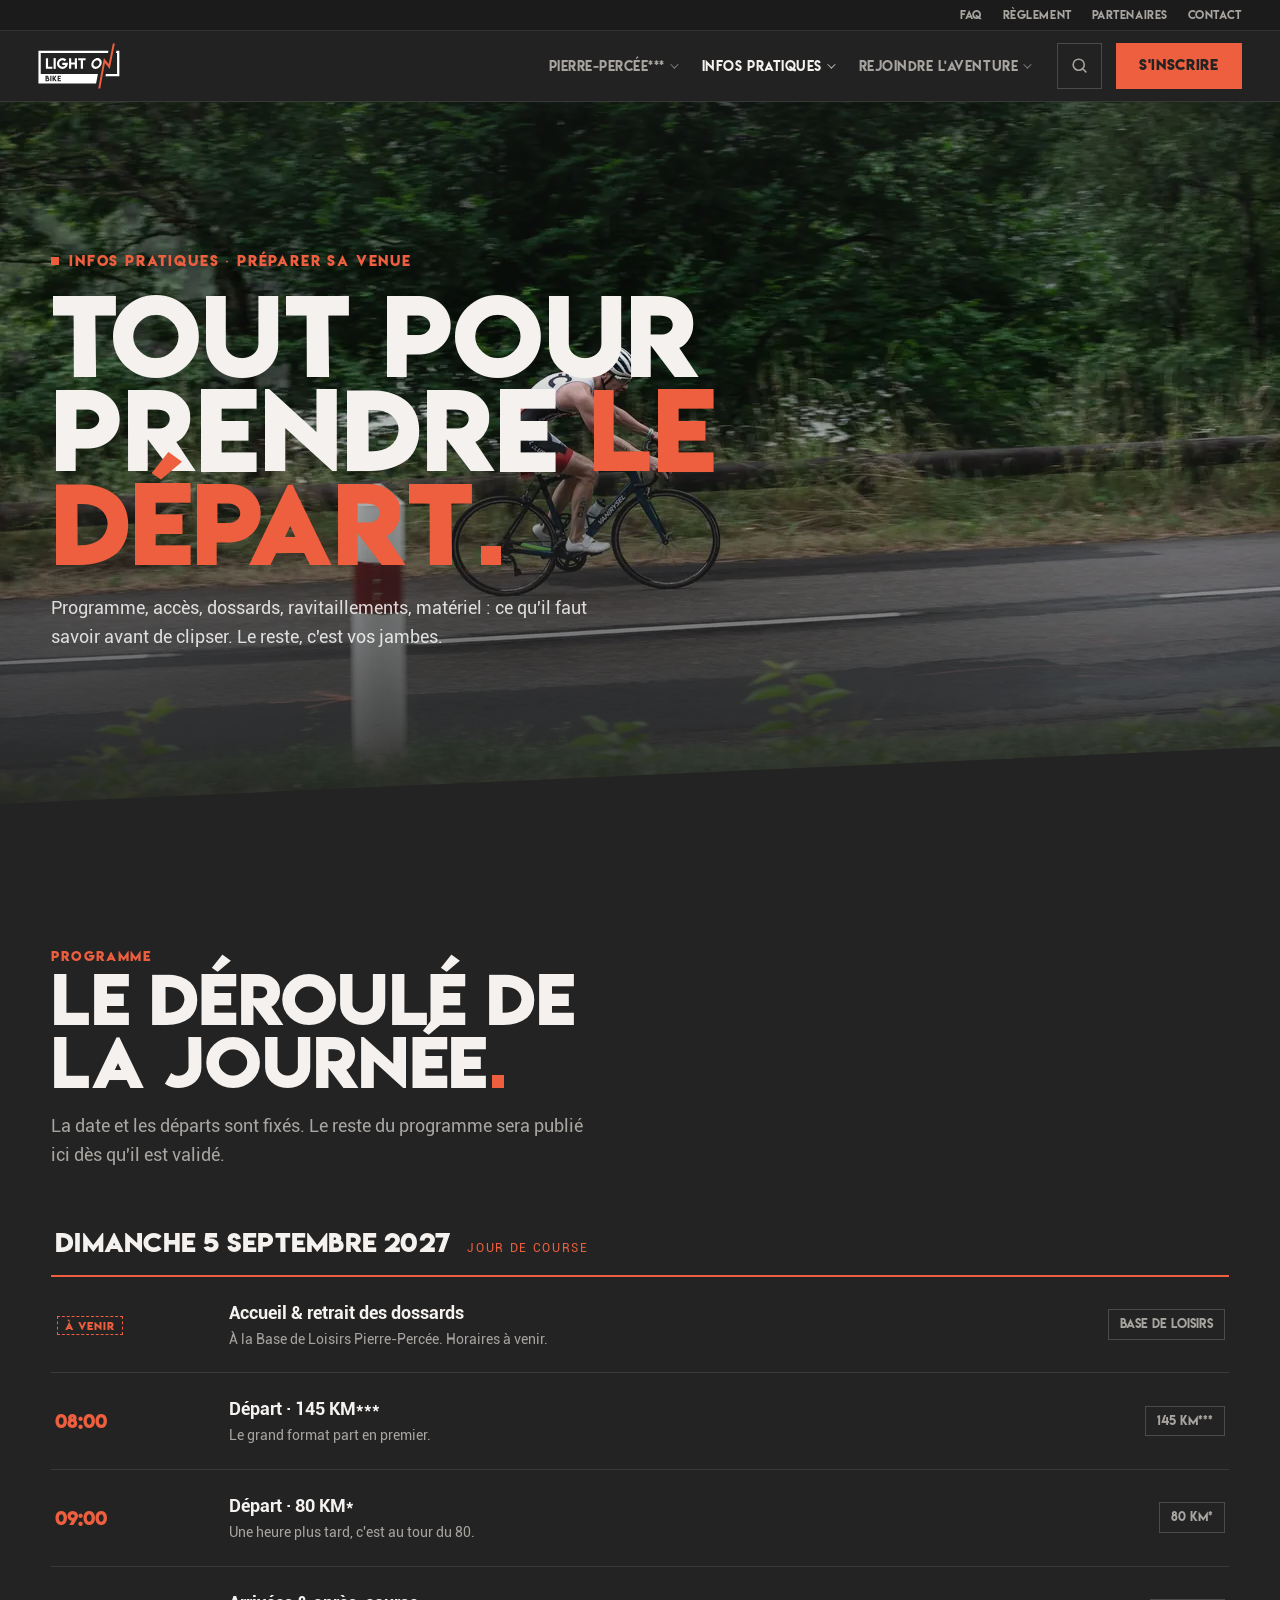
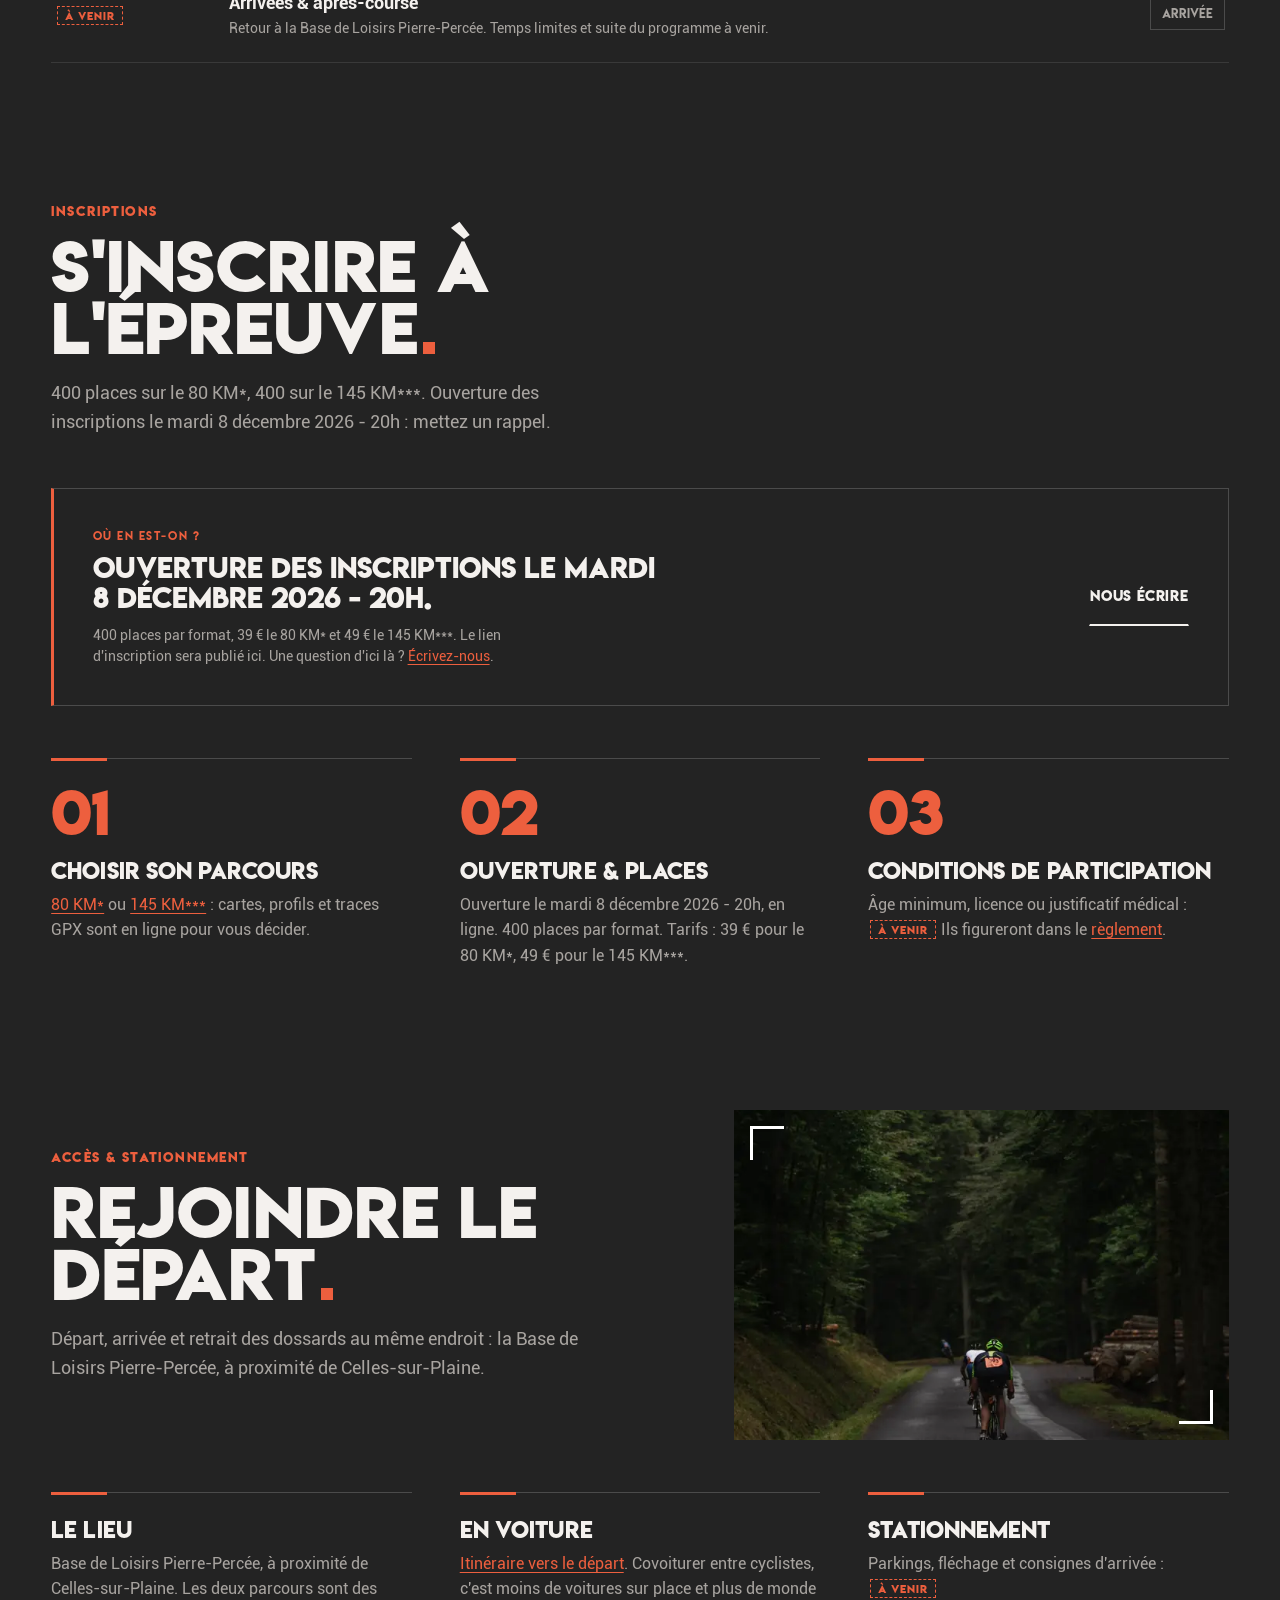
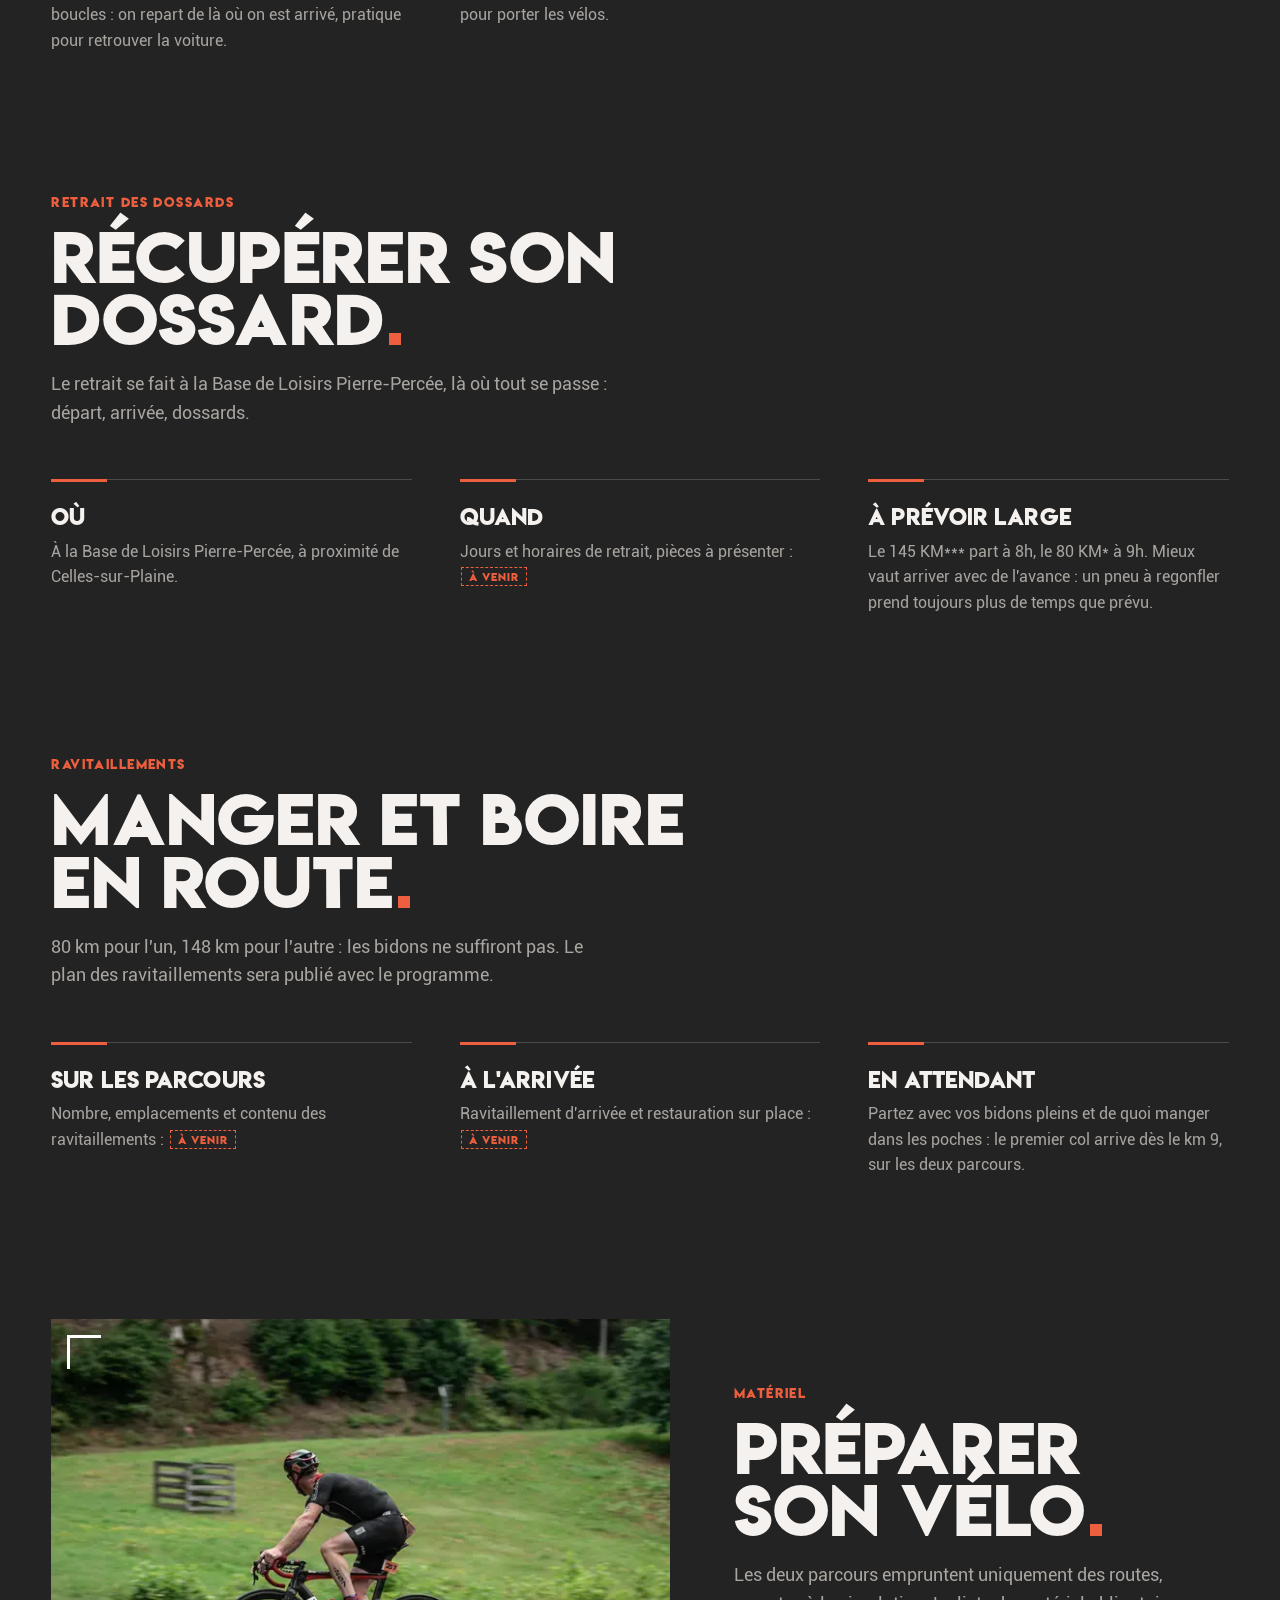
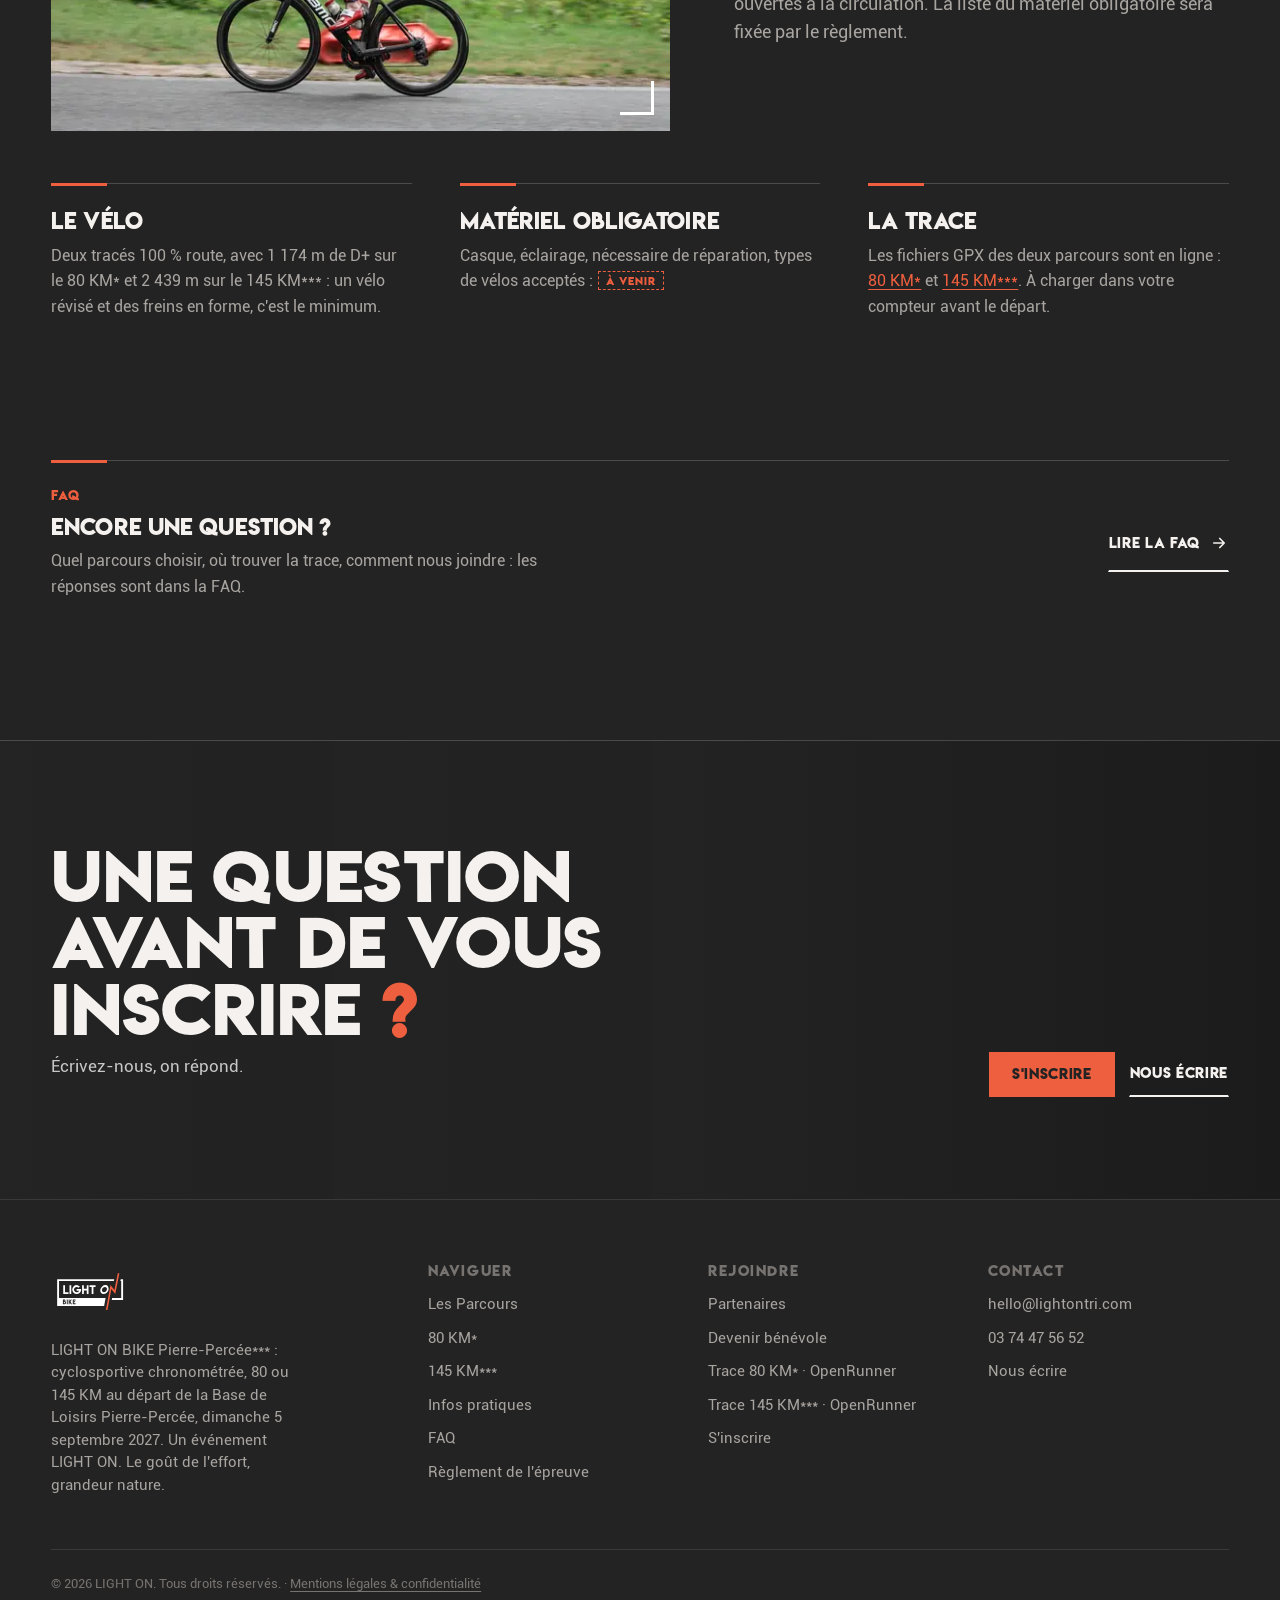
<file: infos.html>
<!DOCTYPE html>
<html lang="fr">
<head>
<meta charset="UTF-8" />
<meta name="viewport" content="width=device-width, initial-scale=1.0" />
<title>Infos pratiques · programme, accès, dossards · LIGHT ON BIKE Pierre-Percée***</title>
<link rel="canonical" href="https://www.lightonbike.com/infos.html" />
<meta property="og:url" content="https://www.lightonbike.com/infos.html" />
<meta property="og:type" content="website" />
<meta property="og:locale" content="fr_FR" />
<meta property="og:site_name" content="LIGHT ON BIKE Pierre-Percée***" />
<meta property="og:title" content="Infos pratiques · programme, accès, dossards · LIGHT ON BIKE Pierre-Percée***" />
<meta property="og:description" content="Programme, accès, stationnement, retrait des dossards, ravitaillements et matériel : préparer sa venue à LIGHT ON BIKE Pierre-Percée***, dimanche 5 septembre 2027. Départs à 8h (145 KM***) et 9h (80 KM*)." />
<meta property="og:image" content="https://www.lightonbike.com/assets/img/partage.jpg" />
<meta property="og:image:width" content="1200" />
<meta property="og:image:height" content="630" />
<meta name="twitter:card" content="summary_large_image" />
<meta name="description" content="Programme, accès, stationnement, retrait des dossards, ravitaillements et matériel : préparer sa venue à LIGHT ON BIKE Pierre-Percée***, dimanche 5 septembre 2027. Départs à 8h (145 KM***) et 9h (80 KM*)." />
<link rel="icon" type="image/svg+xml" href="assets/logo/favicon.svg?v=3" />
<link rel="icon" type="image/png" sizes="48x48" href="assets/logo/favicon-48.png?v=3" />
<link rel="apple-touch-icon" href="assets/logo/apple-touch-icon.png?v=2" />
<meta name="theme-color" content="#232323" />
<link rel="preload" as="font" type="font/woff2" href="assets/fonts/LemonMilkBold.woff2" crossorigin />
<link rel="stylesheet" href="assets/css/site.css?v=20261117a" />
<link rel="stylesheet" href="assets/css/bike.css?v=20261117a" />
</head>
<body>
<a class="skip" href="#top">Aller au contenu</a>

<!-- ============ TOPBAR / ACCÈS RAPIDE ============ -->
<div class="topbar">
  <div class="wrap topbar-inner">
    <nav class="topbar-links" aria-label="Accès rapide">
      <a href="faq.html">FAQ</a>
      <a href="reglement.html">Règlement</a>
      <a href="partenaires.html">Partenaires</a>
      <a href="contact.html">Contact</a>
    </nav>
  </div>
</div>

<!-- ============ NAV ============ -->
<header class="nav">
  <div class="wrap nav-inner">
    <a class="brand" href="./" aria-label="LIGHT ON BIKE accueil">
      <img src="assets/logo/logo-header.svg?v=20261117a" alt="LIGHT ON BIKE" width="178" height="100" />
    </a>
    <nav class="nav-links" id="navLinks" aria-label="Navigation principale">
      <div class="nav-item">
        <a href="parcours.html" class="nav-parent">PIERRE-PERCÉE***</a>
        <div class="nav-drop mega">
          <div class="mega-col">
            <a class="mega-head" href="parcours.html">Les Parcours →</a>
            <a href="parcours-80-km.html">80 KM*</a>
            <a href="parcours-145-km.html">145 KM***</a>
            <a href="parcours.html#comparatif">Comparatif</a>
          </div>
          <div class="mega-col">
            <a class="mega-head" href="./#evenement">L'Événement →</a>
            <a href="infos.html#programme">Le programme</a>
            <a href="infos.html#inscriptions">Inscriptions</a>
            <a href="reglement.html">Règlement</a>
            <a href="partenaires.html">Partenaires</a>
          </div>
          <a class="mega-promo" href="parcours.html">
            <span class="mega-trace"><svg class="trace-art" viewBox="0 0 432 300" preserveAspectRatio="xMidYMid meet" aria-hidden="true"><path class="t-line" d="M96.0 262.8L92.1 270.6L88.9 272.8L88.3 267.9L89.0 262.4L90.1 261.3L87.0 258.7L89.6 258.0L89.1 255.2L91.7 254.0L91.6 252.2L92.9 251.5L91.5 249.0L92.8 246.4L88.8 247.3L88.1 246.5L90.2 244.3L94.3 242.6L95.7 240.1L95.2 236.8L98.0 233.9L98.2 230.3L97.3 227.5L93.3 228.3L88.9 227.5L86.0 223.8L84.3 224.9L79.9 223.5L75.9 221.1L72.1 217.2L68.9 215.9L67.6 213.8L72.1 208.9L72.2 206.4L76.6 197.7L84.6 191.9L90.1 191.0L92.3 191.6L95.9 195.0L99.5 196.9L101.5 196.9L100.2 198.1L100.9 199.1L102.0 198.2L104.0 199.1L106.4 195.9L106.0 194.6L112.8 192.8L119.7 187.5L121.6 182.8L121.2 181.7L122.5 177.1L121.3 177.9L119.6 176.8L118.8 178.4L119.4 179.2L118.5 178.6L119.6 175.4L119.0 174.1L120.3 171.8L118.2 167.5L116.2 157.4L116.3 149.6L115.6 147.0L110.0 141.9L108.2 139.0L113.0 138.9L116.0 135.0L117.2 130.6L129.1 133.2L147.6 122.1L150.4 121.5L151.7 118.1L149.0 112.9L151.2 109.2L159.3 108.5L161.3 105.3L166.0 106.5L170.0 109.2L170.1 108.1L172.9 105.9L174.1 106.1L175.8 103.5L180.8 106.5L181.6 106.0L181.3 104.5L185.7 102.1L186.7 100.1L189.3 99.3L191.0 96.8L195.7 97.5L198.2 94.7L200.5 94.2L199.2 91.5L205.0 88.8L204.1 91.0L205.2 92.7L208.3 85.7L214.8 86.7L217.2 82.8L223.2 80.2L227.3 76.0L227.8 73.8L229.5 74.1L230.6 76.5L233.9 78.0L235.6 77.7L237.4 73.0L239.0 73.2L238.9 68.9L236.1 65.6L233.5 56.1L231.8 53.9L231.5 49.0L228.8 43.4L230.5 42.3L232.6 42.8L240.5 41.5L238.2 32.2L239.6 26.8L240.5 27.8L242.0 26.4L244.5 26.0L247.8 27.3L251.1 29.4L253.9 32.7L266.2 32.1L266.2 38.2L267.5 41.3L268.1 40.6L271.3 43.2L274.4 44.0L275.9 46.3L280.5 47.3L281.1 49.0L279.7 51.7L283.1 54.3L283.7 57.1L285.6 57.4L288.6 60.0L291.6 59.0L291.8 63.7L298.1 63.7L300.5 65.9L300.8 68.6L305.4 68.1L307.1 68.8L307.3 71.7L305.6 73.4L302.8 74.3L304.6 75.2L305.8 77.6L306.2 75.8L308.2 74.9L316.1 76.1L314.6 72.3L325.2 69.6L326.0 66.1L327.4 65.4L329.5 66.3L330.4 68.7L332.4 69.9L333.3 72.0L332.4 73.7L329.0 73.9L331.3 78.8L330.5 80.0L331.7 78.9L330.7 75.4L340.3 76.0L345.0 74.1L344.2 77.7L342.7 78.9L337.9 80.4L336.5 80.1L335.2 78.4L335.8 81.7L336.8 82.5L334.6 84.7L334.6 87.4L334.7 89.4L336.1 90.0L336.3 92.2L338.0 93.9L336.7 97.1L339.0 104.0L339.4 108.6L338.4 110.0L338.4 112.2L339.9 112.4L341.4 114.9L344.1 114.1L341.5 118.2L343.5 122.8L345.3 124.1L343.8 126.7L342.2 126.2L341.0 127.3L338.2 131.9L333.2 130.3L329.1 130.9L324.2 129.5L323.8 132.1L320.4 133.6L320.4 136.0L317.0 138.4L316.3 140.2L314.8 140.1L314.2 143.3L311.5 143.0L311.3 144.1L313.1 144.9L311.7 145.8L310.4 145.5L312.0 147.3L315.0 145.8L321.3 145.4L328.7 149.8L335.0 150.5L337.9 153.3L338.8 156.3L346.9 163.6L349.7 165.2L352.8 165.4L357.7 168.4L359.4 170.1L359.3 172.4L363.1 176.8L364.3 188.4L344.0 188.8L337.0 191.4L334.1 190.9L327.8 193.7L325.3 195.2L321.4 201.0L317.7 203.7L313.8 204.6L312.6 206.2L308.7 206.3L305.9 208.0L296.5 223.1L291.3 226.1L284.8 227.6L282.0 232.4L280.0 230.9L278.9 232.2L275.0 233.3L268.9 231.2L265.3 231.6L259.5 230.2L253.8 229.8L252.2 230.9L246.3 228.5L243.8 224.5L243.8 222.0L248.2 219.4L250.3 216.0L247.6 218.0L243.9 217.8L242.6 214.8L243.6 212.5L241.7 212.8L240.2 210.8L235.5 210.2L233.7 207.3L230.1 209.2L225.3 207.8L220.8 210.6L214.4 208.5L210.6 208.8L209.2 207.3L206.8 208.3L206.0 206.8L206.3 204.3L199.3 204.0L191.7 207.8L184.6 213.5L182.8 213.9L180.3 216.7L154.1 223.9L150.7 228.2L144.0 233.2L136.2 234.6L133.6 234.0L126.5 236.1L123.0 241.0L116.2 244.3L114.3 247.3L111.5 248.7L109.5 253.1L109.5 255.5L102.1 261.6L98.7 267.6L93.2 273.1L90.8 274.0L89.7 272.9L92.6 269.9L96.0 262.8"/><path class="t-line alt" d="M99.9 262.8L99.9 262.8"/></svg></span>
            <span class="mega-promo-cap">
              <span class="mp-k">5 septembre 2027</span>
              <span class="mp-t">80 KM* · 145 KM***</span>
            </span>
          </a>
        </div>
      </div>
      <div class="nav-item">
        <a href="infos.html" class="nav-parent" aria-current="page">Infos pratiques</a>
        <div class="nav-drop">
          <a href="infos.html#programme">Programme</a>
          <a href="infos.html#inscriptions">Inscriptions</a>
          <a href="infos.html#acces">Accès &amp; stationnement</a>
          <a href="infos.html#dossards">Retrait des dossards</a>
          <a href="infos.html#ravitaillements">Ravitaillements</a>
          <a href="infos.html#materiel">Matériel</a>
          <a href="faq.html">FAQ</a>
        </div>
      </div>
      <div class="nav-item">
        <a href="contact.html" class="nav-parent">Rejoindre l'aventure</a>
        <div class="nav-drop">
          <a href="partenaires.html">Partenaires</a>
          <a href="partenaires.html#devenir">Devenir partenaire</a>
          <a href="contact.html#benevole">Devenir bénévole</a>
          <a href="contact.html#contact">Contact</a>
        </div>
      </div>
    </nav>
    <div class="nav-cta">
      <button class="nav-search-btn" type="button" data-search-open aria-label="Rechercher sur le site" aria-haspopup="dialog"><svg viewBox="0 0 24 24" fill="none" aria-hidden="true"><circle cx="11" cy="11" r="7" stroke="currentColor" stroke-width="2"/><path d="M20 20l-3.2-3.2" stroke="currentColor" stroke-width="2" stroke-linecap="round"/></svg></button>
      <a class="btn btn-primary btn-go" href="infos.html#inscriptions">S'inscrire</a>
      <button class="nav-toggle" id="navToggle" aria-label="Ouvrir le menu" aria-expanded="false" aria-controls="navLinks">
        <svg width="24" height="24" viewBox="0 0 24 24" fill="none"><path d="M4 7h16M4 12h16M4 17h16" stroke="currentColor" stroke-width="2" stroke-linecap="round"/></svg>
      </button>
    </div>
  </div>
</header>

<main id="top">

  <!-- ============ PAGE HERO ============ -->
  <section class="page-hero has-img cut">
    <picture><source type="image/webp" srcset="assets/img/webp/hero-infos-640.webp 640w, assets/img/webp/hero-infos-1280.webp 1280w, assets/img/webp/hero-infos-1920.webp 1920w" sizes="100vw" /><img fetchpriority="high" width="2000" height="1333" class="ph-bg" src="assets/img/hero-infos.jpg" alt="" /></picture>
    <div class="glow a" aria-hidden="true"></div>
    <div class="wrap">
      <h1><span class="eyebrow page-kicker">Infos pratiques · préparer sa venue</span> Tout pour prendre <em>le </em><span class="nw"><em>départ</em><span class="sq">.</span></span></h1>
      <p class="lede">Programme, accès, dossards, ravitaillements, matériel&nbsp;: ce qu'il faut savoir avant de clipser. Le reste, c'est vos jambes.</p>
    </div>
  </section>

  <!-- ============ PROGRAMME ============ -->
  <section class="pad" id="programme">
    <div class="wrap">
      <div class="tl-head reveal">
        <span class="eyebrow">Programme</span>
        <h2 class="h-sec" style="max-width:18ch;">Le déroulé de la <span class="nw">journée<span class="sq">.</span></span></h2>
        <p class="lede">La date et les départs sont fixés. Le reste du programme sera publié ici dès qu'il est validé.</p>
      </div>
      <div class="timeline">
        <div class="tl-group reveal">
          <div class="tl-dayhead"><span class="d">Dimanche 5 septembre 2027</span><span class="d-sub">Jour de course</span></div>
          <div class="tl-row"><div class="tl-time"><span class="tbc">À venir</span></div><div><div class="tl-title">Accueil &amp; retrait des dossards</div><div class="tl-desc">À la Base de Loisirs Pierre-Percée. Horaires à venir.</div></div><span class="tl-tag">Base de Loisirs</span></div>
          <div class="tl-row"><div class="tl-time">08:00</div><div><div class="tl-title">Départ · 145 KM***</div><div class="tl-desc">Le grand format part en premier.</div></div><span class="tl-tag">145 KM***</span></div>
          <div class="tl-row"><div class="tl-time">09:00</div><div><div class="tl-title">Départ · 80 KM*</div><div class="tl-desc">Une heure plus tard, c'est au tour du 80.</div></div><span class="tl-tag">80 KM*</span></div>
          <div class="tl-row"><div class="tl-time"><span class="tbc">À venir</span></div><div><div class="tl-title">Arrivées &amp; après-course</div><div class="tl-desc">Retour à la Base de Loisirs Pierre-Percée. Temps limites et suite du programme à venir.</div></div><span class="tl-tag">Arrivée</span></div>
        </div>
      </div>
    </div>
  </section>

  <!-- ============ INSCRIPTIONS ============ -->
  <section class="pad" id="inscriptions" style="padding-top:0;">
    <div class="wrap">
      <div class="sec-head">
        <span class="eyebrow">Inscriptions</span>
        <h2 class="h-sec" style="max-width:18ch;">S'inscrire à <span class="nw">l'épreuve<span class="sq">.</span></span></h2>
        <p class="lede">400 places sur le 80 KM*, 400 sur le 145 KM***. Ouverture des inscriptions le mardi 8 décembre 2026 - 20h&nbsp;: mettez un rappel.</p>
      </div>
      <div class="reg-box reveal">
        <div><span class="lab">Où en est-on&nbsp;?</span><p>Ouverture des inscriptions le mardi 8 décembre 2026 - 20h.<small>400 places par format, 39&nbsp;€ le 80 KM* et 49&nbsp;€ le 145 KM***. Le lien d'inscription sera publié ici. Une question d'ici là&nbsp;? <a class="ln" href="contact.html">Écrivez-nous</a>.</small></p></div>
        <a class="btn btn-ghost" href="contact.html">Nous écrire</a>
      </div>
      <div class="icard-grid three steps">
        <div class="icard reveal"><h3>Choisir son parcours</h3><p><a class="ln" href="parcours-80-km.html">80 KM*</a> ou <a class="ln" href="parcours-145-km.html">145 KM***</a>&nbsp;: cartes, profils et traces GPX sont en ligne pour vous décider.</p></div>
        <div class="icard reveal"><h3>Ouverture &amp; places</h3><p>Ouverture le mardi 8 décembre 2026 - 20h, en ligne. 400 places par format. Tarifs&nbsp;: 39&nbsp;€ pour le 80 KM*, 49&nbsp;€ pour le 145 KM***.</p></div>
        <div class="icard reveal"><h3>Conditions de participation</h3><p>Âge minimum, licence ou justificatif médical&nbsp;: <span class="tbc">À venir</span> Ils figureront dans le <a class="ln" href="reglement.html">règlement</a>.</p></div>
      </div>
    </div>
  </section>

  <section class="pad" id="acces" style="padding-top:0;">
    <div class="wrap">
      <div class="sec-split reveal">
      <div class="sec-head">
        <span class="eyebrow">Accès &amp; stationnement</span>
        <h2 class="h-sec" style="max-width:18ch;">Rejoindre le <span class="nw">départ<span class="sq">.</span></span></h2>
        <p class="lede">Départ, arrivée et retrait des dossards au même endroit&nbsp;: la Base de Loisirs Pierre-Percée, à proximité de Celles-sur-Plaine.</p>
      </div>
        <figure class="sec-photo brk-in"><picture><source type="image/webp" srcset="assets/img/webp/acces-640.webp 640w, assets/img/webp/acces-1280.webp 1280w, assets/img/webp/acces-1920.webp 1920w" sizes="(max-width: 860px) 100vw, 50vw" /><img width="2000" height="3000" src="assets/img/acces.jpg" alt="" loading="lazy" /></picture></figure>
      </div>
      <div class="icard-grid three"><div class="icard reveal"><h3>Le lieu</h3><p>Base de Loisirs Pierre-Percée, à proximité de Celles-sur-Plaine. Les deux parcours sont des boucles&nbsp;: on repart de là où on est arrivé, pratique pour retrouver la voiture.</p></div><div class="icard reveal"><h3>En voiture</h3><p><a class="ln" href="https://www.google.com/maps/dir/?api=1&amp;destination=48.45074,6.93468" target="_blank" rel="noopener">Itinéraire vers le départ</a>. Covoiturer entre cyclistes, c'est moins de voitures sur place et plus de monde pour porter les vélos.</p></div><div class="icard reveal"><h3>Stationnement</h3><p>Parkings, fléchage et consignes d'arrivée&nbsp;: <span class="tbc">À venir</span></p></div></div>
    </div>
  </section>

  <section class="pad" id="dossards" style="padding-top:0;">
    <div class="wrap">
      <div class="sec-head">
        <span class="eyebrow">Retrait des dossards</span>
        <h2 class="h-sec" style="max-width:18ch;">Récupérer son <span class="nw">dossard<span class="sq">.</span></span></h2>
        <p class="lede">Le retrait se fait à la Base de Loisirs Pierre-Percée, là où tout se passe&nbsp;: départ, arrivée, dossards.</p>
      </div>
      <div class="icard-grid three"><div class="icard reveal"><h3>Où</h3><p>À la Base de Loisirs Pierre-Percée, à proximité de Celles-sur-Plaine.</p></div><div class="icard reveal"><h3>Quand</h3><p>Jours et horaires de retrait, pièces à présenter&nbsp;: <span class="tbc">À venir</span></p></div><div class="icard reveal"><h3>À prévoir large</h3><p>Le 145 KM*** part à 8h, le 80 KM* à 9h. Mieux vaut arriver avec de l'avance&nbsp;: un pneu à regonfler prend toujours plus de temps que prévu.</p></div></div>
    </div>
  </section>

  <section class="pad" id="ravitaillements" style="padding-top:0;">
    <div class="wrap">
      <div class="sec-head">
        <span class="eyebrow">Ravitaillements</span>
        <h2 class="h-sec" style="max-width:18ch;">Manger et boire en <span class="nw">route<span class="sq">.</span></span></h2>
        <p class="lede">80 km pour l'un, 148 km pour l'autre&nbsp;: les bidons ne suffiront pas. Le plan des ravitaillements sera publié avec le programme.</p>
      </div>
      <div class="icard-grid three"><div class="icard reveal"><h3>Sur les parcours</h3><p>Nombre, emplacements et contenu des ravitaillements&nbsp;: <span class="tbc">À venir</span></p></div><div class="icard reveal"><h3>À l'arrivée</h3><p>Ravitaillement d'arrivée et restauration sur place&nbsp;: <span class="tbc">À venir</span></p></div><div class="icard reveal"><h3>En attendant</h3><p>Partez avec vos bidons pleins et de quoi manger dans les poches&nbsp;: le premier col arrive dès le km 9, sur les deux parcours.</p></div></div>
    </div>
  </section>

  <section class="pad" id="materiel" style="padding-top:0;">
    <div class="wrap">
      <div class="sec-split flip reveal">
      <div class="sec-head">
        <span class="eyebrow">Matériel</span>
        <h2 class="h-sec" style="max-width:18ch;">Préparer son <span class="nw">vélo<span class="sq">.</span></span></h2>
        <p class="lede">Les deux parcours empruntent uniquement des routes, ouvertes à la circulation. La liste du matériel obligatoire sera fixée par le règlement.</p>
      </div>
        <figure class="sec-photo brk-in"><picture><source type="image/webp" srcset="assets/img/webp/materiel-640.webp 640w, assets/img/webp/materiel-1280.webp 1280w, assets/img/webp/materiel-1920.webp 1920w" sizes="(max-width: 860px) 100vw, 50vw" /><img width="2000" height="1333" src="assets/img/materiel.jpg" alt="" loading="lazy" /></picture></figure>
      </div>
      <div class="icard-grid three"><div class="icard reveal"><h3>Le vélo</h3><p>Deux tracés 100&nbsp;% route, avec 1&nbsp;174 m de D+ sur le 80 KM* et 2&nbsp;439 m sur le 145 KM***&nbsp;: un vélo révisé et des freins en forme, c'est le minimum.</p></div><div class="icard reveal"><h3>Matériel obligatoire</h3><p>Casque, éclairage, nécessaire de réparation, types de vélos acceptés&nbsp;: <span class="tbc">À venir</span></p></div><div class="icard reveal"><h3>La trace</h3><p>Les fichiers GPX des deux parcours sont en ligne&nbsp;: <a class="ln" href="assets/gpx/light-on-bike-pierre-percee-80-km.gpx" download>80 KM*</a> et <a class="ln" href="assets/gpx/light-on-bike-pierre-percee-145-km.gpx" download>145 KM***</a>. À charger dans votre compteur avant le départ.</p></div></div>
    </div>
  </section>

  <!-- ============ FAQ ============ -->
  <section class="pad" id="faq" style="padding-top:0;">
    <div class="wrap">
      <div class="icard reglement-card reveal">
        <div>
          <span class="eyebrow">FAQ</span>
          <h3>Encore une question&nbsp;?</h3>
          <p>Quel parcours choisir, où trouver la trace, comment nous joindre&nbsp;: les réponses sont dans la FAQ.</p>
        </div>
        <a class="btn btn-ghost" href="faq.html">Lire la FAQ
          <svg class="ico" viewBox="0 0 24 24" fill="none"><path d="M5 12h14M13 6l6 6-6 6" stroke="currentColor" stroke-width="2.2" stroke-linecap="round" stroke-linejoin="round"/></svg>
        </a>
      </div>
    </div>
  </section>

  <!-- ============ CTA SLIM ============ -->
  <section class="cta-slim">
    <div class="wrap">
      <div class="reveal">
        <h2>Une question avant de vous inscrire<em class="pt">&nbsp;?</em></h2>
        <p>Écrivez-nous, on répond.</p>
      </div>
      <div class="hero-actions">
        <a class="btn btn-primary btn-go" href="infos.html#inscriptions">S'inscrire</a>
        <a class="btn btn-ghost" href="contact.html">Nous écrire</a>
      </div>
    </div>
  </section>

</main>

<!-- ============ FOOTER ============ -->
<footer>
  <div class="wrap">
    <div class="foot-grid">
      <div class="foot-brand">
        <a class="brand" href="./">
          <img src="assets/logo/logo-blanc-orange.svg?v=20261117a" alt="LIGHT ON BIKE" width="200" height="33" style="height:52px;" />
        </a>
        <p>LIGHT ON BIKE Pierre-Percée***&nbsp;: cyclosportive chronométrée, 80 ou 145 KM au départ de la Base de Loisirs Pierre-Percée, dimanche 5 septembre 2027. Un événement LIGHT ON. Le goût de l'effort, grandeur nature.</p>
      </div>
      <div class="foot-col">
        <p class="foot-h">Naviguer</p>
        <a href="parcours.html">Les Parcours</a>
        <a href="parcours-80-km.html">80 KM*</a>
        <a href="parcours-145-km.html">145 KM***</a>
        <a href="infos.html">Infos pratiques</a>
        <a href="faq.html">FAQ</a>
        <a href="reglement.html">Règlement de l'épreuve</a>
      </div>
      <div class="foot-col">
        <p class="foot-h">Rejoindre</p>
        <a href="partenaires.html">Partenaires</a>
        <a href="contact.html#benevole">Devenir bénévole</a>
        <a href="https://www.openrunner.com/route-details/23378612" target="_blank" rel="noopener">Trace 80 KM* · OpenRunner</a>
        <a href="https://www.openrunner.com/route-details/23378617" target="_blank" rel="noopener">Trace 145 KM*** · OpenRunner</a>
        <a class="" href="infos.html#inscriptions">S'inscrire</a>
      </div>
      <div class="foot-col">
        <p class="foot-h">Contact</p>
        <a href="mailto:hello@lightontri.com">hello@lightontri.com</a>
        <a href="tel:+33374475652">03 74 47 56 52</a>
        <a href="contact.html">Nous écrire</a>
      </div>
    </div>
    <div class="foot-bottom">
      <span>© 2026 LIGHT ON. Tous droits réservés. · <a href="mentions-legales.html">Mentions légales &amp; confidentialité</a></span>
    </div>
  </div>
</footer>

<script src="assets/js/site.js?v=20261117a"></script>
<script src="assets/js/search.js?v=20261117a"></script>
</body>
</html>
</file>
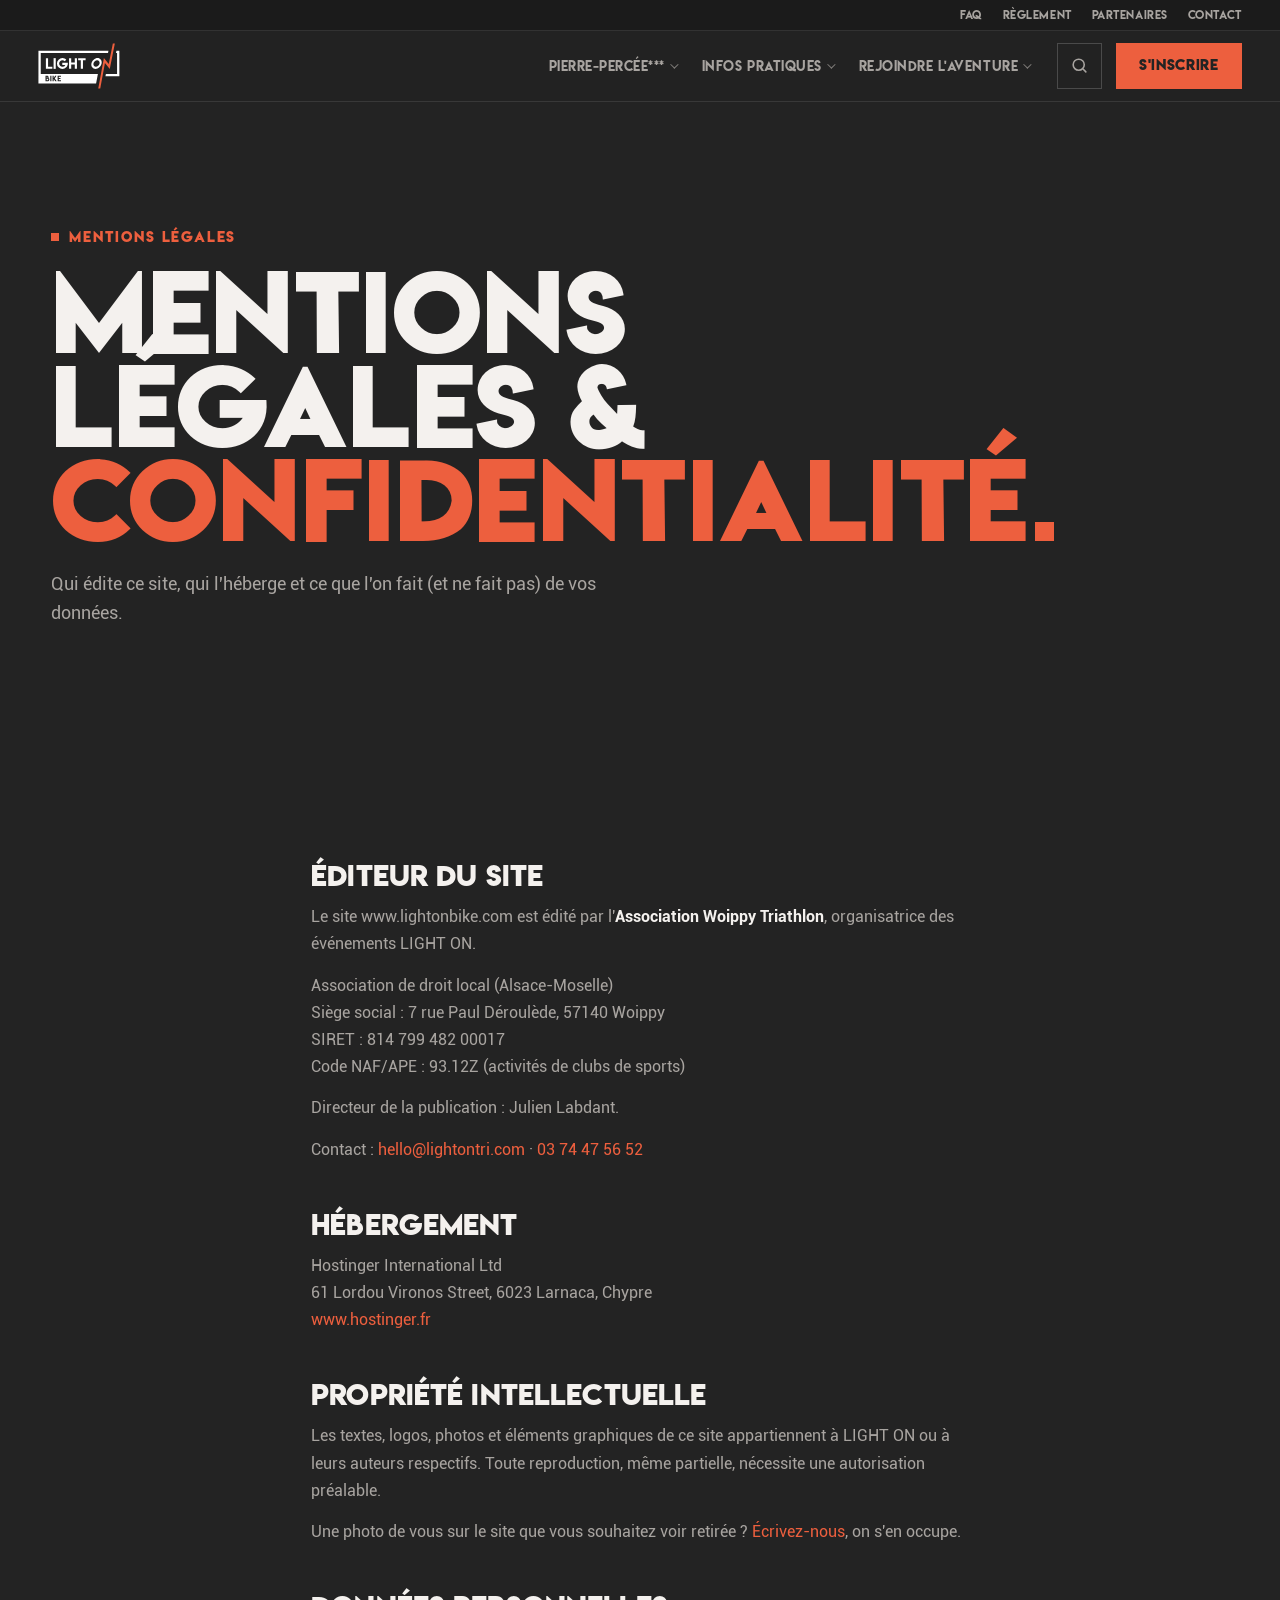
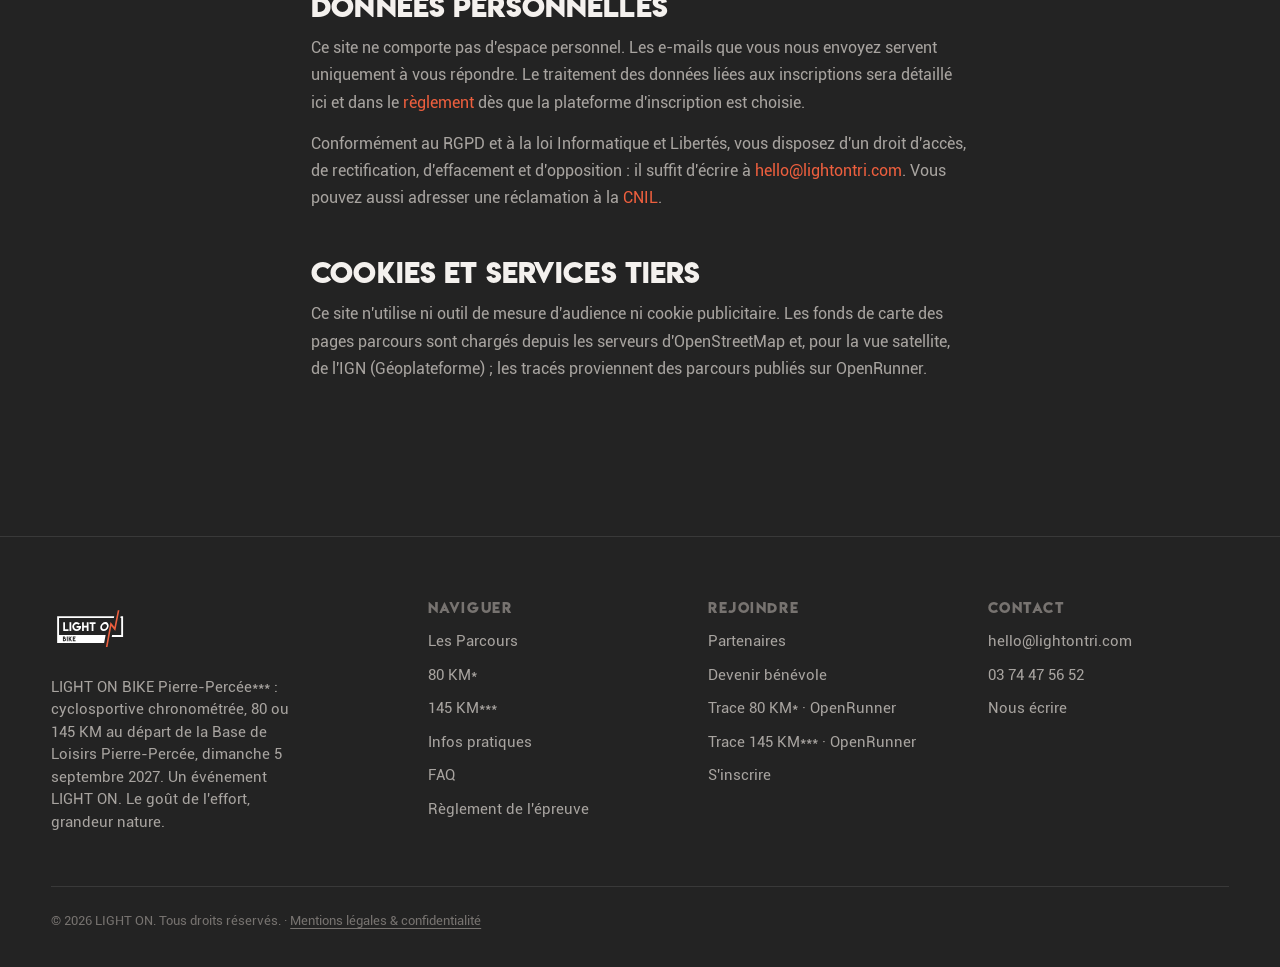
<file: mentions-legales.html>
<!DOCTYPE html>
<html lang="fr">
<head>
<meta charset="UTF-8" />
<meta name="viewport" content="width=device-width, initial-scale=1.0" />
<title>Mentions légales · LIGHT ON BIKE Pierre-Percée***</title>
<link rel="canonical" href="https://www.lightonbike.com/mentions-legales.html" />
<meta property="og:url" content="https://www.lightonbike.com/mentions-legales.html" />
<meta property="og:type" content="website" />
<meta property="og:locale" content="fr_FR" />
<meta property="og:site_name" content="LIGHT ON BIKE Pierre-Percée***" />
<meta property="og:title" content="Mentions légales · LIGHT ON BIKE Pierre-Percée***" />
<meta property="og:description" content="Mentions légales et confidentialité du site LIGHT ON BIKE Pierre-Percée***." />
<meta property="og:image" content="https://www.lightonbike.com/assets/img/partage.jpg" />
<meta property="og:image:width" content="1200" />
<meta property="og:image:height" content="630" />
<meta name="twitter:card" content="summary_large_image" />
<meta name="description" content="Mentions légales et confidentialité du site LIGHT ON BIKE Pierre-Percée***." />
<link rel="icon" type="image/svg+xml" href="assets/logo/favicon.svg?v=3" />
<link rel="icon" type="image/png" sizes="48x48" href="assets/logo/favicon-48.png?v=3" />
<link rel="apple-touch-icon" href="assets/logo/apple-touch-icon.png?v=2" />
<meta name="theme-color" content="#232323" />
<link rel="preload" as="font" type="font/woff2" href="assets/fonts/LemonMilkBold.woff2" crossorigin />
<link rel="stylesheet" href="assets/css/site.css?v=20261117a" />
<link rel="stylesheet" href="assets/css/bike.css?v=20261117a" />
</head>
<body>
<a class="skip" href="#top">Aller au contenu</a>

<!-- ============ TOPBAR / ACCÈS RAPIDE ============ -->
<div class="topbar">
  <div class="wrap topbar-inner">
    <nav class="topbar-links" aria-label="Accès rapide">
      <a href="faq.html">FAQ</a>
      <a href="reglement.html">Règlement</a>
      <a href="partenaires.html">Partenaires</a>
      <a href="contact.html">Contact</a>
    </nav>
  </div>
</div>

<!-- ============ NAV ============ -->
<header class="nav">
  <div class="wrap nav-inner">
    <a class="brand" href="./" aria-label="LIGHT ON BIKE accueil">
      <img src="assets/logo/logo-header.svg?v=20261117a" alt="LIGHT ON BIKE" width="178" height="100" />
    </a>
    <nav class="nav-links" id="navLinks" aria-label="Navigation principale">
      <div class="nav-item">
        <a href="parcours.html" class="nav-parent">PIERRE-PERCÉE***</a>
        <div class="nav-drop mega">
          <div class="mega-col">
            <a class="mega-head" href="parcours.html">Les Parcours →</a>
            <a href="parcours-80-km.html">80 KM*</a>
            <a href="parcours-145-km.html">145 KM***</a>
            <a href="parcours.html#comparatif">Comparatif</a>
          </div>
          <div class="mega-col">
            <a class="mega-head" href="./#evenement">L'Événement →</a>
            <a href="infos.html#programme">Le programme</a>
            <a href="infos.html#inscriptions">Inscriptions</a>
            <a href="reglement.html">Règlement</a>
            <a href="partenaires.html">Partenaires</a>
          </div>
          <a class="mega-promo" href="parcours.html">
            <span class="mega-trace"><svg class="trace-art" viewBox="0 0 432 300" preserveAspectRatio="xMidYMid meet" aria-hidden="true"><path class="t-line" d="M96.0 262.8L92.1 270.6L88.9 272.8L88.3 267.9L89.0 262.4L90.1 261.3L87.0 258.7L89.6 258.0L89.1 255.2L91.7 254.0L91.6 252.2L92.9 251.5L91.5 249.0L92.8 246.4L88.8 247.3L88.1 246.5L90.2 244.3L94.3 242.6L95.7 240.1L95.2 236.8L98.0 233.9L98.2 230.3L97.3 227.5L93.3 228.3L88.9 227.5L86.0 223.8L84.3 224.9L79.9 223.5L75.9 221.1L72.1 217.2L68.9 215.9L67.6 213.8L72.1 208.9L72.2 206.4L76.6 197.7L84.6 191.9L90.1 191.0L92.3 191.6L95.9 195.0L99.5 196.9L101.5 196.9L100.2 198.1L100.9 199.1L102.0 198.2L104.0 199.1L106.4 195.9L106.0 194.6L112.8 192.8L119.7 187.5L121.6 182.8L121.2 181.7L122.5 177.1L121.3 177.9L119.6 176.8L118.8 178.4L119.4 179.2L118.5 178.6L119.6 175.4L119.0 174.1L120.3 171.8L118.2 167.5L116.2 157.4L116.3 149.6L115.6 147.0L110.0 141.9L108.2 139.0L113.0 138.9L116.0 135.0L117.2 130.6L129.1 133.2L147.6 122.1L150.4 121.5L151.7 118.1L149.0 112.9L151.2 109.2L159.3 108.5L161.3 105.3L166.0 106.5L170.0 109.2L170.1 108.1L172.9 105.9L174.1 106.1L175.8 103.5L180.8 106.5L181.6 106.0L181.3 104.5L185.7 102.1L186.7 100.1L189.3 99.3L191.0 96.8L195.7 97.5L198.2 94.7L200.5 94.2L199.2 91.5L205.0 88.8L204.1 91.0L205.2 92.7L208.3 85.7L214.8 86.7L217.2 82.8L223.2 80.2L227.3 76.0L227.8 73.8L229.5 74.1L230.6 76.5L233.9 78.0L235.6 77.7L237.4 73.0L239.0 73.2L238.9 68.9L236.1 65.6L233.5 56.1L231.8 53.9L231.5 49.0L228.8 43.4L230.5 42.3L232.6 42.8L240.5 41.5L238.2 32.2L239.6 26.8L240.5 27.8L242.0 26.4L244.5 26.0L247.8 27.3L251.1 29.4L253.9 32.7L266.2 32.1L266.2 38.2L267.5 41.3L268.1 40.6L271.3 43.2L274.4 44.0L275.9 46.3L280.5 47.3L281.1 49.0L279.7 51.7L283.1 54.3L283.7 57.1L285.6 57.4L288.6 60.0L291.6 59.0L291.8 63.7L298.1 63.7L300.5 65.9L300.8 68.6L305.4 68.1L307.1 68.8L307.3 71.7L305.6 73.4L302.8 74.3L304.6 75.2L305.8 77.6L306.2 75.8L308.2 74.9L316.1 76.1L314.6 72.3L325.2 69.6L326.0 66.1L327.4 65.4L329.5 66.3L330.4 68.7L332.4 69.9L333.3 72.0L332.4 73.7L329.0 73.9L331.3 78.8L330.5 80.0L331.7 78.9L330.7 75.4L340.3 76.0L345.0 74.1L344.2 77.7L342.7 78.9L337.9 80.4L336.5 80.1L335.2 78.4L335.8 81.7L336.8 82.5L334.6 84.7L334.6 87.4L334.7 89.4L336.1 90.0L336.3 92.2L338.0 93.9L336.7 97.1L339.0 104.0L339.4 108.6L338.4 110.0L338.4 112.2L339.9 112.4L341.4 114.9L344.1 114.1L341.5 118.2L343.5 122.8L345.3 124.1L343.8 126.7L342.2 126.2L341.0 127.3L338.2 131.9L333.2 130.3L329.1 130.9L324.2 129.5L323.8 132.1L320.4 133.6L320.4 136.0L317.0 138.4L316.3 140.2L314.8 140.1L314.2 143.3L311.5 143.0L311.3 144.1L313.1 144.9L311.7 145.8L310.4 145.5L312.0 147.3L315.0 145.8L321.3 145.4L328.7 149.8L335.0 150.5L337.9 153.3L338.8 156.3L346.9 163.6L349.7 165.2L352.8 165.4L357.7 168.4L359.4 170.1L359.3 172.4L363.1 176.8L364.3 188.4L344.0 188.8L337.0 191.4L334.1 190.9L327.8 193.7L325.3 195.2L321.4 201.0L317.7 203.7L313.8 204.6L312.6 206.2L308.7 206.3L305.9 208.0L296.5 223.1L291.3 226.1L284.8 227.6L282.0 232.4L280.0 230.9L278.9 232.2L275.0 233.3L268.9 231.2L265.3 231.6L259.5 230.2L253.8 229.8L252.2 230.9L246.3 228.5L243.8 224.5L243.8 222.0L248.2 219.4L250.3 216.0L247.6 218.0L243.9 217.8L242.6 214.8L243.6 212.5L241.7 212.8L240.2 210.8L235.5 210.2L233.7 207.3L230.1 209.2L225.3 207.8L220.8 210.6L214.4 208.5L210.6 208.8L209.2 207.3L206.8 208.3L206.0 206.8L206.3 204.3L199.3 204.0L191.7 207.8L184.6 213.5L182.8 213.9L180.3 216.7L154.1 223.9L150.7 228.2L144.0 233.2L136.2 234.6L133.6 234.0L126.5 236.1L123.0 241.0L116.2 244.3L114.3 247.3L111.5 248.7L109.5 253.1L109.5 255.5L102.1 261.6L98.7 267.6L93.2 273.1L90.8 274.0L89.7 272.9L92.6 269.9L96.0 262.8"/><path class="t-line alt" d="M99.9 262.8L99.9 262.8"/></svg></span>
            <span class="mega-promo-cap">
              <span class="mp-k">5 septembre 2027</span>
              <span class="mp-t">80 KM* · 145 KM***</span>
            </span>
          </a>
        </div>
      </div>
      <div class="nav-item">
        <a href="infos.html" class="nav-parent">Infos pratiques</a>
        <div class="nav-drop">
          <a href="infos.html#programme">Programme</a>
          <a href="infos.html#inscriptions">Inscriptions</a>
          <a href="infos.html#acces">Accès &amp; stationnement</a>
          <a href="infos.html#dossards">Retrait des dossards</a>
          <a href="infos.html#ravitaillements">Ravitaillements</a>
          <a href="infos.html#materiel">Matériel</a>
          <a href="faq.html">FAQ</a>
        </div>
      </div>
      <div class="nav-item">
        <a href="contact.html" class="nav-parent">Rejoindre l'aventure</a>
        <div class="nav-drop">
          <a href="partenaires.html">Partenaires</a>
          <a href="partenaires.html#devenir">Devenir partenaire</a>
          <a href="contact.html#benevole">Devenir bénévole</a>
          <a href="contact.html#contact">Contact</a>
        </div>
      </div>
    </nav>
    <div class="nav-cta">
      <button class="nav-search-btn" type="button" data-search-open aria-label="Rechercher sur le site" aria-haspopup="dialog"><svg viewBox="0 0 24 24" fill="none" aria-hidden="true"><circle cx="11" cy="11" r="7" stroke="currentColor" stroke-width="2"/><path d="M20 20l-3.2-3.2" stroke="currentColor" stroke-width="2" stroke-linecap="round"/></svg></button>
      <a class="btn btn-primary btn-go" href="infos.html#inscriptions">S'inscrire</a>
      <button class="nav-toggle" id="navToggle" aria-label="Ouvrir le menu" aria-expanded="false" aria-controls="navLinks">
        <svg width="24" height="24" viewBox="0 0 24 24" fill="none"><path d="M4 7h16M4 12h16M4 17h16" stroke="currentColor" stroke-width="2" stroke-linecap="round"/></svg>
      </button>
    </div>
  </div>
</header>

<main id="top">

  <section class="page-hero">
    <div class="glow a" aria-hidden="true"></div>
    <div class="wrap">
      <h1><span class="eyebrow page-kicker">Mentions légales</span> Mentions légales &amp; <span class="nw"><em>confidentialité</em><span class="sq">.</span></span></h1>
      <p class="lede">Qui édite ce site, qui l'héberge et ce que l'on fait (et ne fait pas) de vos données.</p>
    </div>
  </section>

  <section class="pad">
    <div class="wrap prose">
      <h2>Éditeur du site</h2>
      <p>Le site www.lightonbike.com est édité par l'<strong>Association Woippy Triathlon</strong>, organisatrice des événements LIGHT ON.</p>
      <p>Association de droit local (Alsace-Moselle)<br />Siège social&nbsp;: 7 rue Paul Déroulède, 57140 Woippy<br />SIRET&nbsp;: 814 799 482 00017<br />Code NAF/APE&nbsp;: 93.12Z (activités de clubs de sports)</p>
      <p>Directeur de la publication&nbsp;: Julien Labdant.</p>
      <p>Contact&nbsp;: <a href="mailto:hello@lightontri.com">hello@lightontri.com</a> · <a href="tel:+33374475652">03 74 47 56 52</a></p>

      <h2>Hébergement</h2>
      <p>Hostinger International Ltd<br />61 Lordou Vironos Street, 6023 Larnaca, Chypre<br /><a href="https://www.hostinger.fr/" target="_blank" rel="noopener">www.hostinger.fr</a></p>

      <h2>Propriété intellectuelle</h2>
      <p>Les textes, logos, photos et éléments graphiques de ce site appartiennent à LIGHT ON ou à leurs auteurs respectifs. Toute reproduction, même partielle, nécessite une autorisation préalable.</p>
      <p>Une photo de vous sur le site que vous souhaitez voir retirée&nbsp;? <a href="mailto:hello@lightontri.com">Écrivez-nous</a>, on s'en occupe.</p>

      <h2>Données personnelles</h2>
      <p>Ce site ne comporte pas d'espace personnel. Les e-mails que vous nous envoyez servent uniquement à vous répondre. Le traitement des données liées aux inscriptions sera détaillé ici et dans le <a href="reglement.html">règlement</a> dès que la plateforme d'inscription est choisie.</p>
      <p>Conformément au RGPD et à la loi Informatique et Libertés, vous disposez d'un droit d'accès, de rectification, d'effacement et d'opposition&nbsp;: il suffit d'écrire à <a href="mailto:hello@lightontri.com">hello@lightontri.com</a>. Vous pouvez aussi adresser une réclamation à la <a href="https://www.cnil.fr/" target="_blank" rel="noopener">CNIL</a>.</p>

      <h2>Cookies et services tiers</h2>
      <p>Ce site n'utilise ni outil de mesure d'audience ni cookie publicitaire. Les fonds de carte des pages parcours sont chargés depuis les serveurs d'OpenStreetMap et, pour la vue satellite, de l'IGN (Géoplateforme)&nbsp;; les tracés proviennent des parcours publiés sur OpenRunner.</p>
    </div>
  </section>

</main>

<!-- ============ FOOTER ============ -->
<footer>
  <div class="wrap">
    <div class="foot-grid">
      <div class="foot-brand">
        <a class="brand" href="./">
          <img src="assets/logo/logo-blanc-orange.svg?v=20261117a" alt="LIGHT ON BIKE" width="200" height="33" style="height:52px;" />
        </a>
        <p>LIGHT ON BIKE Pierre-Percée***&nbsp;: cyclosportive chronométrée, 80 ou 145 KM au départ de la Base de Loisirs Pierre-Percée, dimanche 5 septembre 2027. Un événement LIGHT ON. Le goût de l'effort, grandeur nature.</p>
      </div>
      <div class="foot-col">
        <p class="foot-h">Naviguer</p>
        <a href="parcours.html">Les Parcours</a>
        <a href="parcours-80-km.html">80 KM*</a>
        <a href="parcours-145-km.html">145 KM***</a>
        <a href="infos.html">Infos pratiques</a>
        <a href="faq.html">FAQ</a>
        <a href="reglement.html">Règlement de l'épreuve</a>
      </div>
      <div class="foot-col">
        <p class="foot-h">Rejoindre</p>
        <a href="partenaires.html">Partenaires</a>
        <a href="contact.html#benevole">Devenir bénévole</a>
        <a href="https://www.openrunner.com/route-details/23378612" target="_blank" rel="noopener">Trace 80 KM* · OpenRunner</a>
        <a href="https://www.openrunner.com/route-details/23378617" target="_blank" rel="noopener">Trace 145 KM*** · OpenRunner</a>
        <a class="" href="infos.html#inscriptions">S'inscrire</a>
      </div>
      <div class="foot-col">
        <p class="foot-h">Contact</p>
        <a href="mailto:hello@lightontri.com">hello@lightontri.com</a>
        <a href="tel:+33374475652">03 74 47 56 52</a>
        <a href="contact.html">Nous écrire</a>
      </div>
    </div>
    <div class="foot-bottom">
      <span>© 2026 LIGHT ON. Tous droits réservés. · <a href="mentions-legales.html">Mentions légales &amp; confidentialité</a></span>
    </div>
  </div>
</footer>

<script src="assets/js/site.js?v=20261117a"></script>
<script src="assets/js/search.js?v=20261117a"></script>
</body>
</html>
</file>
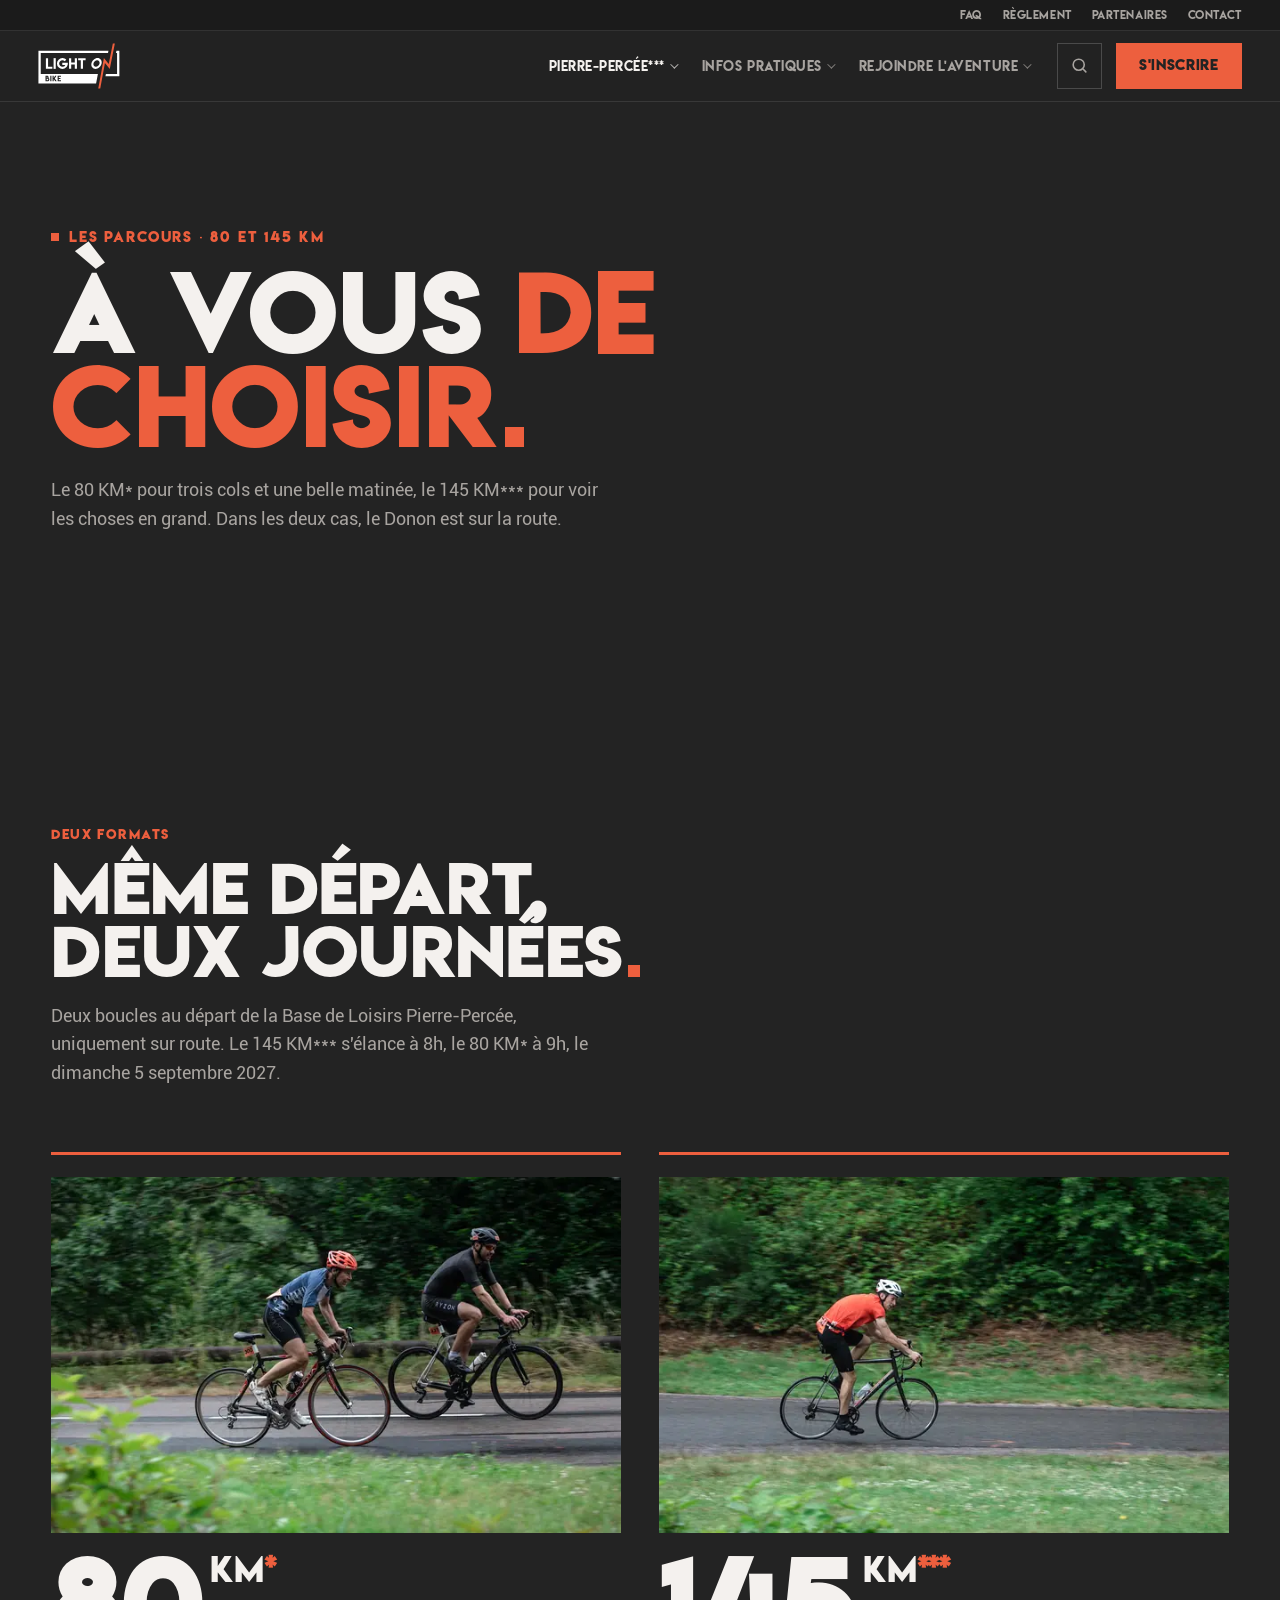
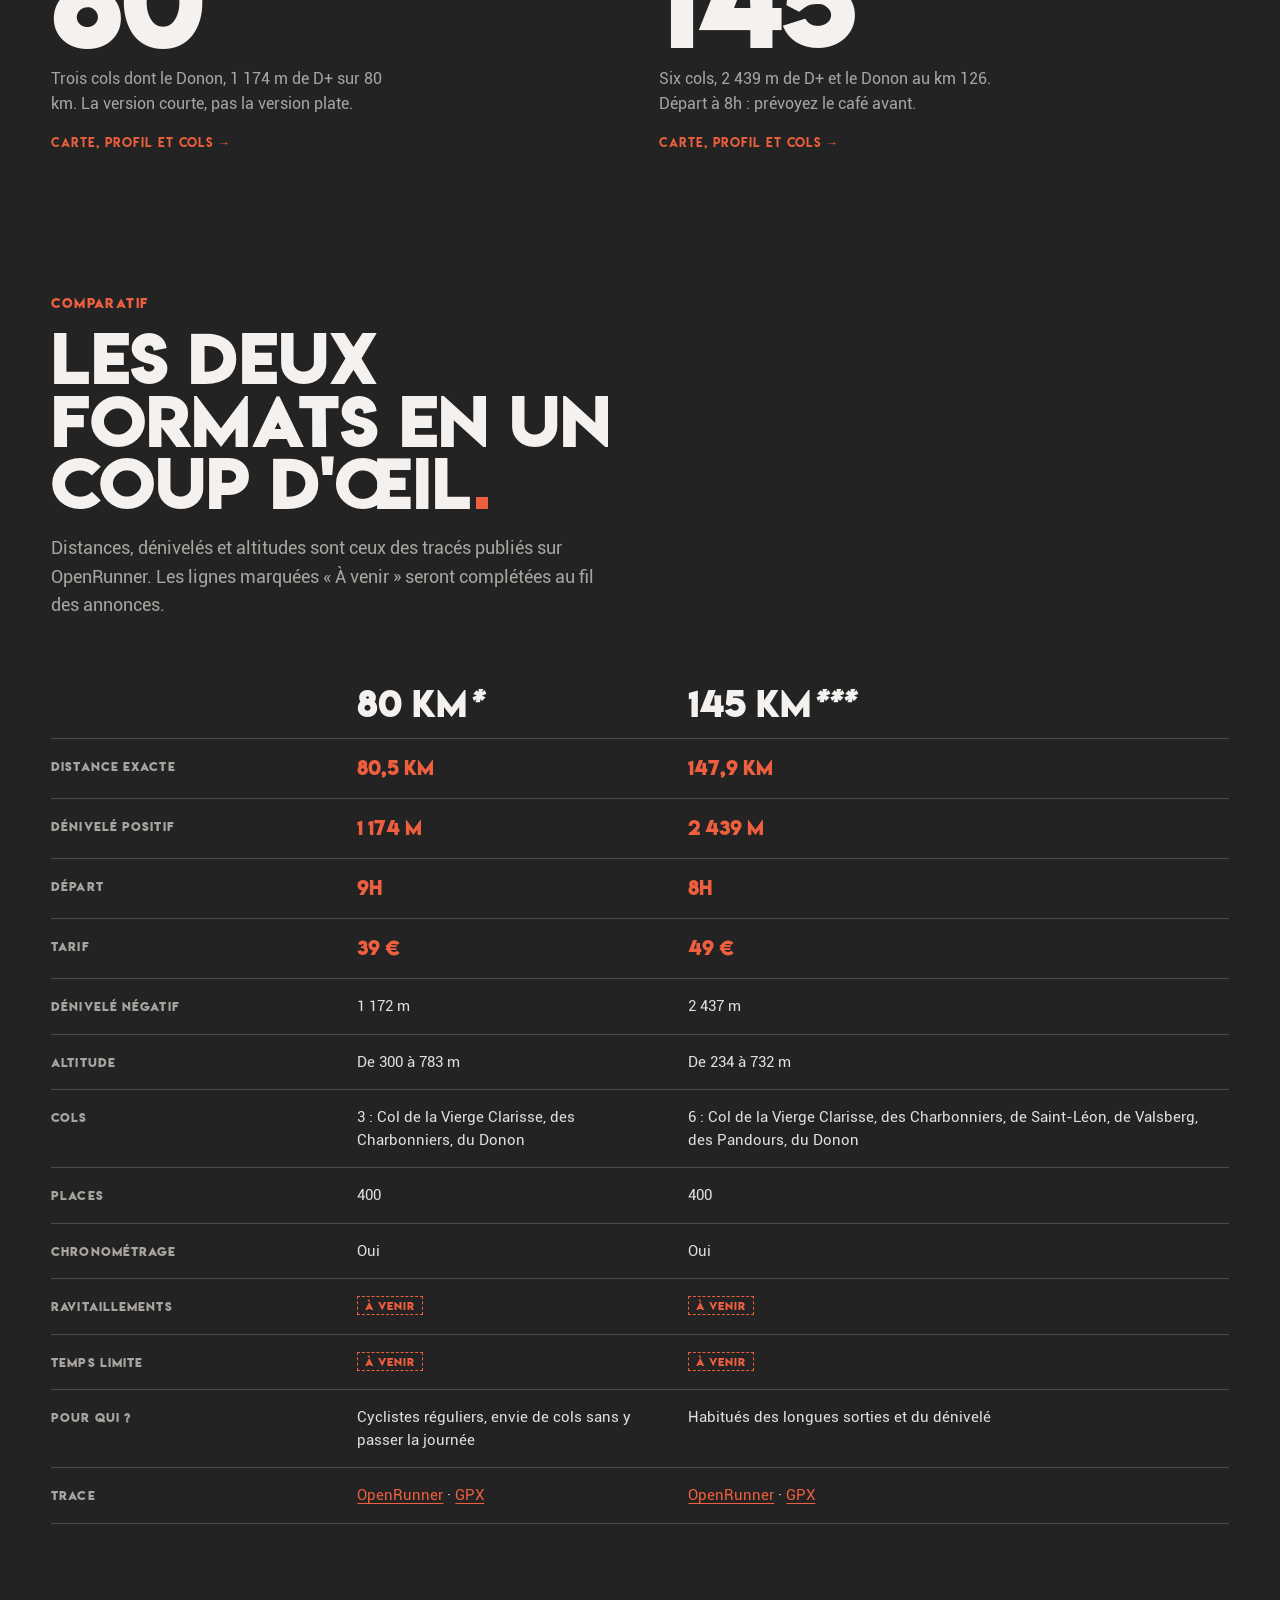
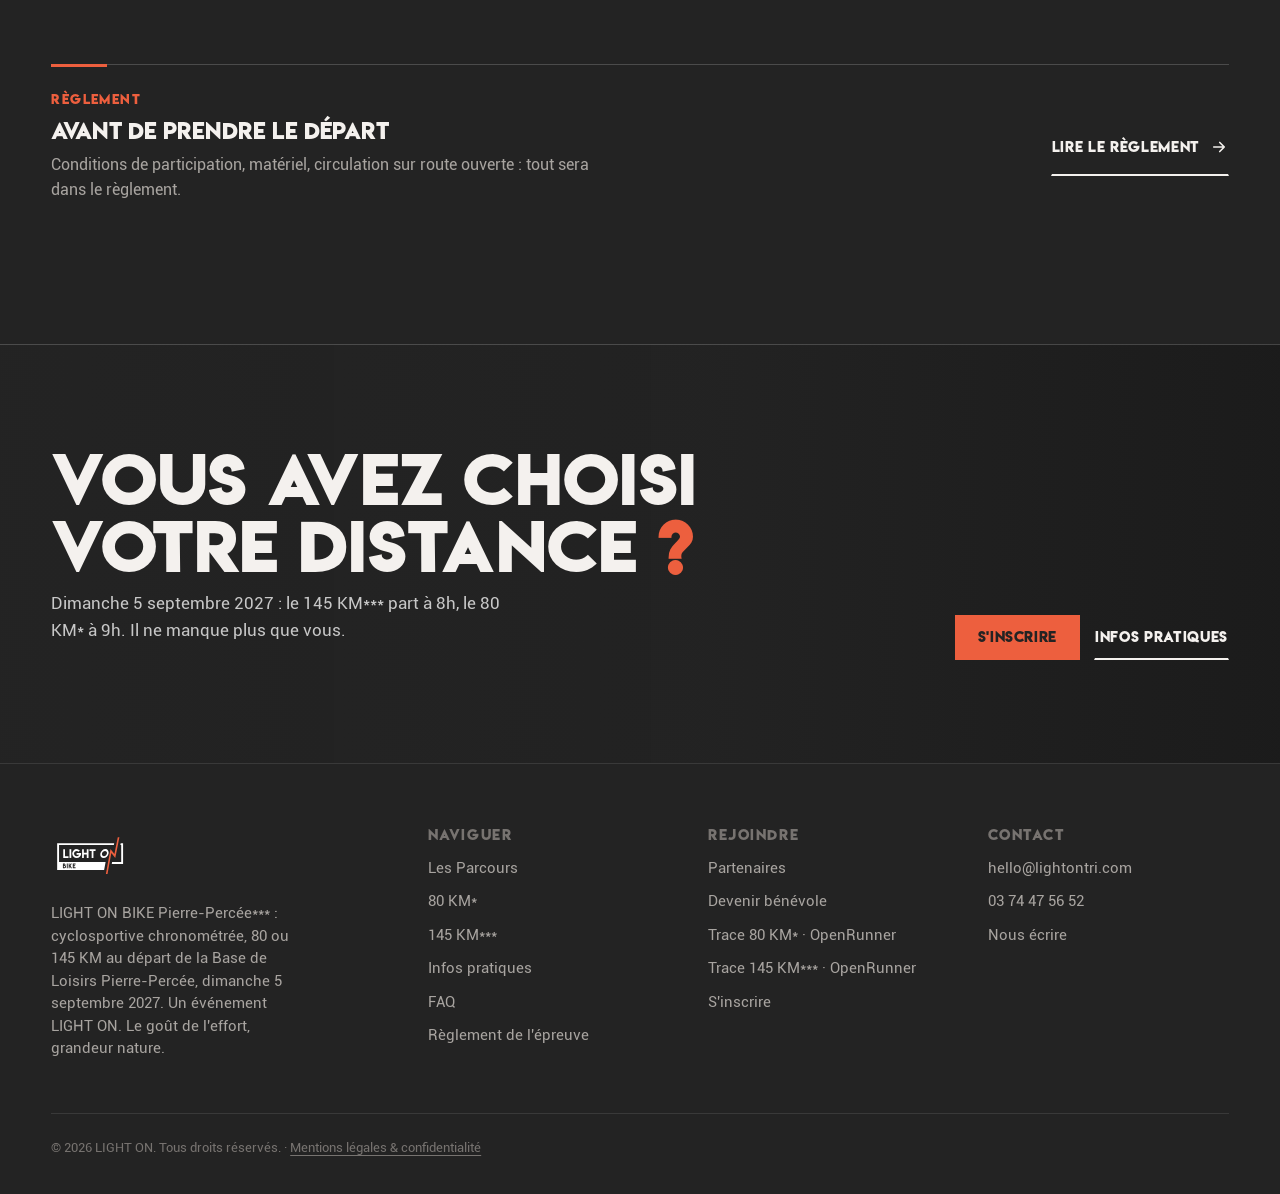
<file: parcours.html>
<!DOCTYPE html>
<html lang="fr">
<head>
<meta charset="UTF-8" />
<meta name="viewport" content="width=device-width, initial-scale=1.0" />
<title>Les parcours · 80 KM* et 145 KM*** · LIGHT ON BIKE Pierre-Percée***</title>
<link rel="canonical" href="https://www.lightonbike.com/parcours.html" />
<meta property="og:url" content="https://www.lightonbike.com/parcours.html" />
<meta property="og:type" content="website" />
<meta property="og:locale" content="fr_FR" />
<meta property="og:site_name" content="LIGHT ON BIKE Pierre-Percée***" />
<meta property="og:title" content="Les parcours · 80 KM* et 145 KM*** · LIGHT ON BIKE Pierre-Percée***" />
<meta property="og:description" content="80 KM* (80,5 km, 1174 m D+) et 145 KM*** (147,9 km, 2439 m D+) : comparatif des deux parcours de LIGHT ON BIKE Pierre-Percée***, horaires, cols et traces GPX." />
<meta property="og:image" content="https://www.lightonbike.com/assets/img/partage.jpg" />
<meta property="og:image:width" content="1200" />
<meta property="og:image:height" content="630" />
<meta name="twitter:card" content="summary_large_image" />
<meta name="description" content="80 KM* (80,5 km, 1174 m D+) et 145 KM*** (147,9 km, 2439 m D+) : comparatif des deux parcours de LIGHT ON BIKE Pierre-Percée***, horaires, cols et traces GPX." />
<link rel="icon" type="image/svg+xml" href="assets/logo/favicon.svg?v=3" />
<link rel="icon" type="image/png" sizes="48x48" href="assets/logo/favicon-48.png?v=3" />
<link rel="apple-touch-icon" href="assets/logo/apple-touch-icon.png?v=2" />
<meta name="theme-color" content="#232323" />
<link rel="preload" as="font" type="font/woff2" href="assets/fonts/LemonMilkBold.woff2" crossorigin />
<link rel="stylesheet" href="assets/css/site.css?v=20261117a" />
<link rel="stylesheet" href="assets/css/bike.css?v=20261117a" />
</head>
<body>
<a class="skip" href="#top">Aller au contenu</a>

<!-- ============ TOPBAR / ACCÈS RAPIDE ============ -->
<div class="topbar">
  <div class="wrap topbar-inner">
    <nav class="topbar-links" aria-label="Accès rapide">
      <a href="faq.html">FAQ</a>
      <a href="reglement.html">Règlement</a>
      <a href="partenaires.html">Partenaires</a>
      <a href="contact.html">Contact</a>
    </nav>
  </div>
</div>

<!-- ============ NAV ============ -->
<header class="nav">
  <div class="wrap nav-inner">
    <a class="brand" href="./" aria-label="LIGHT ON BIKE accueil">
      <img src="assets/logo/logo-header.svg?v=20261117a" alt="LIGHT ON BIKE" width="178" height="100" />
    </a>
    <nav class="nav-links" id="navLinks" aria-label="Navigation principale">
      <div class="nav-item">
        <a href="parcours.html" class="nav-parent" aria-current="page">PIERRE-PERCÉE***</a>
        <div class="nav-drop mega">
          <div class="mega-col">
            <a class="mega-head" href="parcours.html">Les Parcours →</a>
            <a href="parcours-80-km.html">80 KM*</a>
            <a href="parcours-145-km.html">145 KM***</a>
            <a href="parcours.html#comparatif">Comparatif</a>
          </div>
          <div class="mega-col">
            <a class="mega-head" href="./#evenement">L'Événement →</a>
            <a href="infos.html#programme">Le programme</a>
            <a href="infos.html#inscriptions">Inscriptions</a>
            <a href="reglement.html">Règlement</a>
            <a href="partenaires.html">Partenaires</a>
          </div>
          <a class="mega-promo" href="parcours.html">
            <span class="mega-trace"><svg class="trace-art" viewBox="0 0 432 300" preserveAspectRatio="xMidYMid meet" aria-hidden="true"><path class="t-line" d="M96.0 262.8L92.1 270.6L88.9 272.8L88.3 267.9L89.0 262.4L90.1 261.3L87.0 258.7L89.6 258.0L89.1 255.2L91.7 254.0L91.6 252.2L92.9 251.5L91.5 249.0L92.8 246.4L88.8 247.3L88.1 246.5L90.2 244.3L94.3 242.6L95.7 240.1L95.2 236.8L98.0 233.9L98.2 230.3L97.3 227.5L93.3 228.3L88.9 227.5L86.0 223.8L84.3 224.9L79.9 223.5L75.9 221.1L72.1 217.2L68.9 215.9L67.6 213.8L72.1 208.9L72.2 206.4L76.6 197.7L84.6 191.9L90.1 191.0L92.3 191.6L95.9 195.0L99.5 196.9L101.5 196.9L100.2 198.1L100.9 199.1L102.0 198.2L104.0 199.1L106.4 195.9L106.0 194.6L112.8 192.8L119.7 187.5L121.6 182.8L121.2 181.7L122.5 177.1L121.3 177.9L119.6 176.8L118.8 178.4L119.4 179.2L118.5 178.6L119.6 175.4L119.0 174.1L120.3 171.8L118.2 167.5L116.2 157.4L116.3 149.6L115.6 147.0L110.0 141.9L108.2 139.0L113.0 138.9L116.0 135.0L117.2 130.6L129.1 133.2L147.6 122.1L150.4 121.5L151.7 118.1L149.0 112.9L151.2 109.2L159.3 108.5L161.3 105.3L166.0 106.5L170.0 109.2L170.1 108.1L172.9 105.9L174.1 106.1L175.8 103.5L180.8 106.5L181.6 106.0L181.3 104.5L185.7 102.1L186.7 100.1L189.3 99.3L191.0 96.8L195.7 97.5L198.2 94.7L200.5 94.2L199.2 91.5L205.0 88.8L204.1 91.0L205.2 92.7L208.3 85.7L214.8 86.7L217.2 82.8L223.2 80.2L227.3 76.0L227.8 73.8L229.5 74.1L230.6 76.5L233.9 78.0L235.6 77.7L237.4 73.0L239.0 73.2L238.9 68.9L236.1 65.6L233.5 56.1L231.8 53.9L231.5 49.0L228.8 43.4L230.5 42.3L232.6 42.8L240.5 41.5L238.2 32.2L239.6 26.8L240.5 27.8L242.0 26.4L244.5 26.0L247.8 27.3L251.1 29.4L253.9 32.7L266.2 32.1L266.2 38.2L267.5 41.3L268.1 40.6L271.3 43.2L274.4 44.0L275.9 46.3L280.5 47.3L281.1 49.0L279.7 51.7L283.1 54.3L283.7 57.1L285.6 57.4L288.6 60.0L291.6 59.0L291.8 63.7L298.1 63.7L300.5 65.9L300.8 68.6L305.4 68.1L307.1 68.8L307.3 71.7L305.6 73.4L302.8 74.3L304.6 75.2L305.8 77.6L306.2 75.8L308.2 74.9L316.1 76.1L314.6 72.3L325.2 69.6L326.0 66.1L327.4 65.4L329.5 66.3L330.4 68.7L332.4 69.9L333.3 72.0L332.4 73.7L329.0 73.9L331.3 78.8L330.5 80.0L331.7 78.9L330.7 75.4L340.3 76.0L345.0 74.1L344.2 77.7L342.7 78.9L337.9 80.4L336.5 80.1L335.2 78.4L335.8 81.7L336.8 82.5L334.6 84.7L334.6 87.4L334.7 89.4L336.1 90.0L336.3 92.2L338.0 93.9L336.7 97.1L339.0 104.0L339.4 108.6L338.4 110.0L338.4 112.2L339.9 112.4L341.4 114.9L344.1 114.1L341.5 118.2L343.5 122.8L345.3 124.1L343.8 126.7L342.2 126.2L341.0 127.3L338.2 131.9L333.2 130.3L329.1 130.9L324.2 129.5L323.8 132.1L320.4 133.6L320.4 136.0L317.0 138.4L316.3 140.2L314.8 140.1L314.2 143.3L311.5 143.0L311.3 144.1L313.1 144.9L311.7 145.8L310.4 145.5L312.0 147.3L315.0 145.8L321.3 145.4L328.7 149.8L335.0 150.5L337.9 153.3L338.8 156.3L346.9 163.6L349.7 165.2L352.8 165.4L357.7 168.4L359.4 170.1L359.3 172.4L363.1 176.8L364.3 188.4L344.0 188.8L337.0 191.4L334.1 190.9L327.8 193.7L325.3 195.2L321.4 201.0L317.7 203.7L313.8 204.6L312.6 206.2L308.7 206.3L305.9 208.0L296.5 223.1L291.3 226.1L284.8 227.6L282.0 232.4L280.0 230.9L278.9 232.2L275.0 233.3L268.9 231.2L265.3 231.6L259.5 230.2L253.8 229.8L252.2 230.9L246.3 228.5L243.8 224.5L243.8 222.0L248.2 219.4L250.3 216.0L247.6 218.0L243.9 217.8L242.6 214.8L243.6 212.5L241.7 212.8L240.2 210.8L235.5 210.2L233.7 207.3L230.1 209.2L225.3 207.8L220.8 210.6L214.4 208.5L210.6 208.8L209.2 207.3L206.8 208.3L206.0 206.8L206.3 204.3L199.3 204.0L191.7 207.8L184.6 213.5L182.8 213.9L180.3 216.7L154.1 223.9L150.7 228.2L144.0 233.2L136.2 234.6L133.6 234.0L126.5 236.1L123.0 241.0L116.2 244.3L114.3 247.3L111.5 248.7L109.5 253.1L109.5 255.5L102.1 261.6L98.7 267.6L93.2 273.1L90.8 274.0L89.7 272.9L92.6 269.9L96.0 262.8"/><path class="t-line alt" d="M99.9 262.8L99.9 262.8"/></svg></span>
            <span class="mega-promo-cap">
              <span class="mp-k">5 septembre 2027</span>
              <span class="mp-t">80 KM* · 145 KM***</span>
            </span>
          </a>
        </div>
      </div>
      <div class="nav-item">
        <a href="infos.html" class="nav-parent">Infos pratiques</a>
        <div class="nav-drop">
          <a href="infos.html#programme">Programme</a>
          <a href="infos.html#inscriptions">Inscriptions</a>
          <a href="infos.html#acces">Accès &amp; stationnement</a>
          <a href="infos.html#dossards">Retrait des dossards</a>
          <a href="infos.html#ravitaillements">Ravitaillements</a>
          <a href="infos.html#materiel">Matériel</a>
          <a href="faq.html">FAQ</a>
        </div>
      </div>
      <div class="nav-item">
        <a href="contact.html" class="nav-parent">Rejoindre l'aventure</a>
        <div class="nav-drop">
          <a href="partenaires.html">Partenaires</a>
          <a href="partenaires.html#devenir">Devenir partenaire</a>
          <a href="contact.html#benevole">Devenir bénévole</a>
          <a href="contact.html#contact">Contact</a>
        </div>
      </div>
    </nav>
    <div class="nav-cta">
      <button class="nav-search-btn" type="button" data-search-open aria-label="Rechercher sur le site" aria-haspopup="dialog"><svg viewBox="0 0 24 24" fill="none" aria-hidden="true"><circle cx="11" cy="11" r="7" stroke="currentColor" stroke-width="2"/><path d="M20 20l-3.2-3.2" stroke="currentColor" stroke-width="2" stroke-linecap="round"/></svg></button>
      <a class="btn btn-primary btn-go" href="infos.html#inscriptions">S'inscrire</a>
      <button class="nav-toggle" id="navToggle" aria-label="Ouvrir le menu" aria-expanded="false" aria-controls="navLinks">
        <svg width="24" height="24" viewBox="0 0 24 24" fill="none"><path d="M4 7h16M4 12h16M4 17h16" stroke="currentColor" stroke-width="2" stroke-linecap="round"/></svg>
      </button>
    </div>
  </div>
</header>

<main id="top">

  <!-- ============ PAGE HERO ============ -->
  <section class="page-hero cut">
    <div class="glow a" aria-hidden="true"></div>
    <div class="wrap">
      <h1><span class="eyebrow page-kicker">Les parcours · 80 et 145 KM</span> À vous <em>de </em><span class="nw"><em>choisir</em><span class="sq">.</span></span></h1>
      <p class="lede">Le 80 KM* pour trois cols et une belle matinée, le 145 KM*** pour voir les choses en grand. Dans les deux cas, le Donon est sur la route.</p>
    </div>
  </section>

  <!-- ============ LES DEUX FORMATS ============ -->
  <section class="pad" id="formats">
    <div class="wrap">
      <div class="sec-head">
        <span class="eyebrow">Deux formats</span>
        <h2 class="h-sec" style="max-width:20ch;">Même départ, deux <span class="nw">journées<span class="sq">.</span></span></h2>
        <p class="lede">Deux boucles au départ de la Base de Loisirs Pierre-Percée, uniquement sur route. Le 145 KM*** s'élance à 8h, le 80 KM* à 9h, le dimanche 5 septembre 2027.</p>
      </div>
      <div class="duo">
        <a class="duo-card" href="parcours-80-km.html">
          <div class="tr"><picture><source type="image/webp" srcset="assets/img/webp/parcours-80-640.webp 640w, assets/img/webp/parcours-80-1280.webp 1280w, assets/img/webp/parcours-80-1920.webp 1920w" sizes="(max-width: 760px) 100vw, 50vw" /><img width="2000" height="1333" src="assets/img/parcours-80.jpg" alt="" loading="lazy" /></picture></div>
          <div class="c-num">80<small> KM</small><span class="star">*</span></div>
          <p>Trois cols dont le Donon, 1&nbsp;174 m de D+ sur 80 km. La version courte, pas la version plate.</p>
          <span class="go">Carte, profil et cols →</span>
        </a>
        <a class="duo-card" href="parcours-145-km.html">
          <div class="tr"><picture><source type="image/webp" srcset="assets/img/webp/parcours-145-640.webp 640w, assets/img/webp/parcours-145-1280.webp 1280w, assets/img/webp/parcours-145-1920.webp 1920w" sizes="(max-width: 760px) 100vw, 50vw" /><img width="2000" height="1333" src="assets/img/parcours-145.jpg" alt="" loading="lazy" /></picture></div>
          <div class="c-num">145<small> KM</small><span class="star">***</span></div>
          <p>Six cols, 2&nbsp;439 m de D+ et le Donon au km 126. Départ à 8h&nbsp;: prévoyez le café avant.</p>
          <span class="go">Carte, profil et cols →</span>
        </a>
      </div>
    </div>
  </section>

  <!-- ============ COMPARATIF ============ -->
  <section class="pad" id="comparatif" style="padding-top:0;">
    <div class="wrap">
      <div class="sec-head">
        <span class="eyebrow">Comparatif</span>
        <h2 class="h-sec" style="max-width:20ch;">Les deux formats en un coup <span class="nw">d'œil<span class="sq">.</span></span></h2>
        <p class="lede">Distances, dénivelés et altitudes sont ceux des tracés publiés sur OpenRunner. Les lignes marquées «&nbsp;À venir&nbsp;» seront complétées au fil des annonces.</p>
      </div>
      <div class="cmp-wrap">
        <table class="cmp two">
          <caption>Comparatif des parcours de LIGHT ON BIKE Pierre-Percée***</caption>
          <thead>
            <tr><td></td><th scope="col"><a href="parcours-80-km.html">80 KM<em>*</em></a></th><th scope="col"><a href="parcours-145-km.html">145 KM<em>***</em></a></th></tr>
          </thead>
          <tbody>
            <tr><th scope="row">Distance exacte</th><td>80,5 km</td><td>147,9 km</td></tr>
            <tr><th scope="row">Dénivelé positif</th><td>1&nbsp;174 m</td><td>2&nbsp;439 m</td></tr>
            <tr><th scope="row">Départ</th><td>9h</td><td>8h</td></tr>
            <tr><th scope="row">Tarif</th><td>39&nbsp;€</td><td>49&nbsp;€</td></tr>
            <tr><th scope="row">Dénivelé négatif</th><td>1&nbsp;172 m</td><td>2&nbsp;437 m</td></tr>
            <tr><th scope="row">Altitude</th><td>De 300 à 783 m</td><td>De 234 à 732 m</td></tr>
            <tr><th scope="row">Cols</th><td>3&nbsp;: Col de la Vierge Clarisse, des Charbonniers, du Donon</td><td>6&nbsp;: Col de la Vierge Clarisse, des Charbonniers, de Saint-Léon, de Valsberg, des Pandours, du Donon</td></tr>
            <tr><th scope="row">Places</th><td>400</td><td>400</td></tr>
            <tr><th scope="row">Chronométrage</th><td>Oui</td><td>Oui</td></tr>
            <tr><th scope="row">Ravitaillements</th><td><span class="tbc">À venir</span></td><td><span class="tbc">À venir</span></td></tr>
            <tr><th scope="row">Temps limite</th><td><span class="tbc">À venir</span></td><td><span class="tbc">À venir</span></td></tr>
            <tr><th scope="row">Pour qui&nbsp;?</th><td>Cyclistes réguliers, envie de cols sans y passer la journée</td><td>Habitués des longues sorties et du dénivelé</td></tr>
            <tr><th scope="row">Trace</th><td><a class="ln" href="https://www.openrunner.com/route-details/23378612" target="_blank" rel="noopener">OpenRunner</a> · <a class="ln" href="assets/gpx/light-on-bike-pierre-percee-80-km.gpx" download>GPX</a></td><td><a class="ln" href="https://www.openrunner.com/route-details/23378617" target="_blank" rel="noopener">OpenRunner</a> · <a class="ln" href="assets/gpx/light-on-bike-pierre-percee-145-km.gpx" download>GPX</a></td></tr>
          </tbody>
        </table>
      </div>
      <p class="swipe-hint">Glissez pour voir les deux formats</p>
    </div>
  </section>

  <!-- ============ RÈGLEMENT ============ -->
  <section class="pad" id="reglement" style="padding-top:0;">
    <div class="wrap">
      <div class="icard reglement-card reveal">
        <div>
          <span class="eyebrow">Règlement</span>
          <h3>Avant de prendre le départ</h3>
          <p>Conditions de participation, matériel, circulation sur route ouverte&nbsp;: tout sera dans le règlement.</p>
        </div>
        <a class="btn btn-ghost" href="reglement.html">Lire le règlement
          <svg class="ico" viewBox="0 0 24 24" fill="none"><path d="M5 12h14M13 6l6 6-6 6" stroke="currentColor" stroke-width="2.2" stroke-linecap="round" stroke-linejoin="round"/></svg>
        </a>
      </div>
    </div>
  </section>

  <!-- ============ CTA SLIM ============ -->
  <section class="cta-slim">
    <div class="wrap">
      <div class="reveal">
        <h2>Vous avez choisi votre distance<em class="pt">&nbsp;?</em></h2>
        <p>Dimanche 5 septembre 2027&nbsp;: le 145 KM*** part à 8h, le 80 KM* à 9h. Il ne manque plus que vous.</p>
      </div>
      <div class="hero-actions">
        <a class="btn btn-primary btn-go" href="infos.html#inscriptions">S'inscrire</a>
        <a class="btn btn-ghost" href="infos.html">Infos pratiques</a>
      </div>
    </div>
  </section>

</main>

<!-- ============ FOOTER ============ -->
<footer>
  <div class="wrap">
    <div class="foot-grid">
      <div class="foot-brand">
        <a class="brand" href="./">
          <img src="assets/logo/logo-blanc-orange.svg?v=20261117a" alt="LIGHT ON BIKE" width="200" height="33" style="height:52px;" />
        </a>
        <p>LIGHT ON BIKE Pierre-Percée***&nbsp;: cyclosportive chronométrée, 80 ou 145 KM au départ de la Base de Loisirs Pierre-Percée, dimanche 5 septembre 2027. Un événement LIGHT ON. Le goût de l'effort, grandeur nature.</p>
      </div>
      <div class="foot-col">
        <p class="foot-h">Naviguer</p>
        <a href="parcours.html">Les Parcours</a>
        <a href="parcours-80-km.html">80 KM*</a>
        <a href="parcours-145-km.html">145 KM***</a>
        <a href="infos.html">Infos pratiques</a>
        <a href="faq.html">FAQ</a>
        <a href="reglement.html">Règlement de l'épreuve</a>
      </div>
      <div class="foot-col">
        <p class="foot-h">Rejoindre</p>
        <a href="partenaires.html">Partenaires</a>
        <a href="contact.html#benevole">Devenir bénévole</a>
        <a href="https://www.openrunner.com/route-details/23378612" target="_blank" rel="noopener">Trace 80 KM* · OpenRunner</a>
        <a href="https://www.openrunner.com/route-details/23378617" target="_blank" rel="noopener">Trace 145 KM*** · OpenRunner</a>
        <a class="" href="infos.html#inscriptions">S'inscrire</a>
      </div>
      <div class="foot-col">
        <p class="foot-h">Contact</p>
        <a href="mailto:hello@lightontri.com">hello@lightontri.com</a>
        <a href="tel:+33374475652">03 74 47 56 52</a>
        <a href="contact.html">Nous écrire</a>
      </div>
    </div>
    <div class="foot-bottom">
      <span>© 2026 LIGHT ON. Tous droits réservés. · <a href="mentions-legales.html">Mentions légales &amp; confidentialité</a></span>
    </div>
  </div>
</footer>

<script src="assets/js/site.js?v=20261117a"></script>
<script src="assets/js/search.js?v=20261117a"></script>
</body>
</html>
</file>
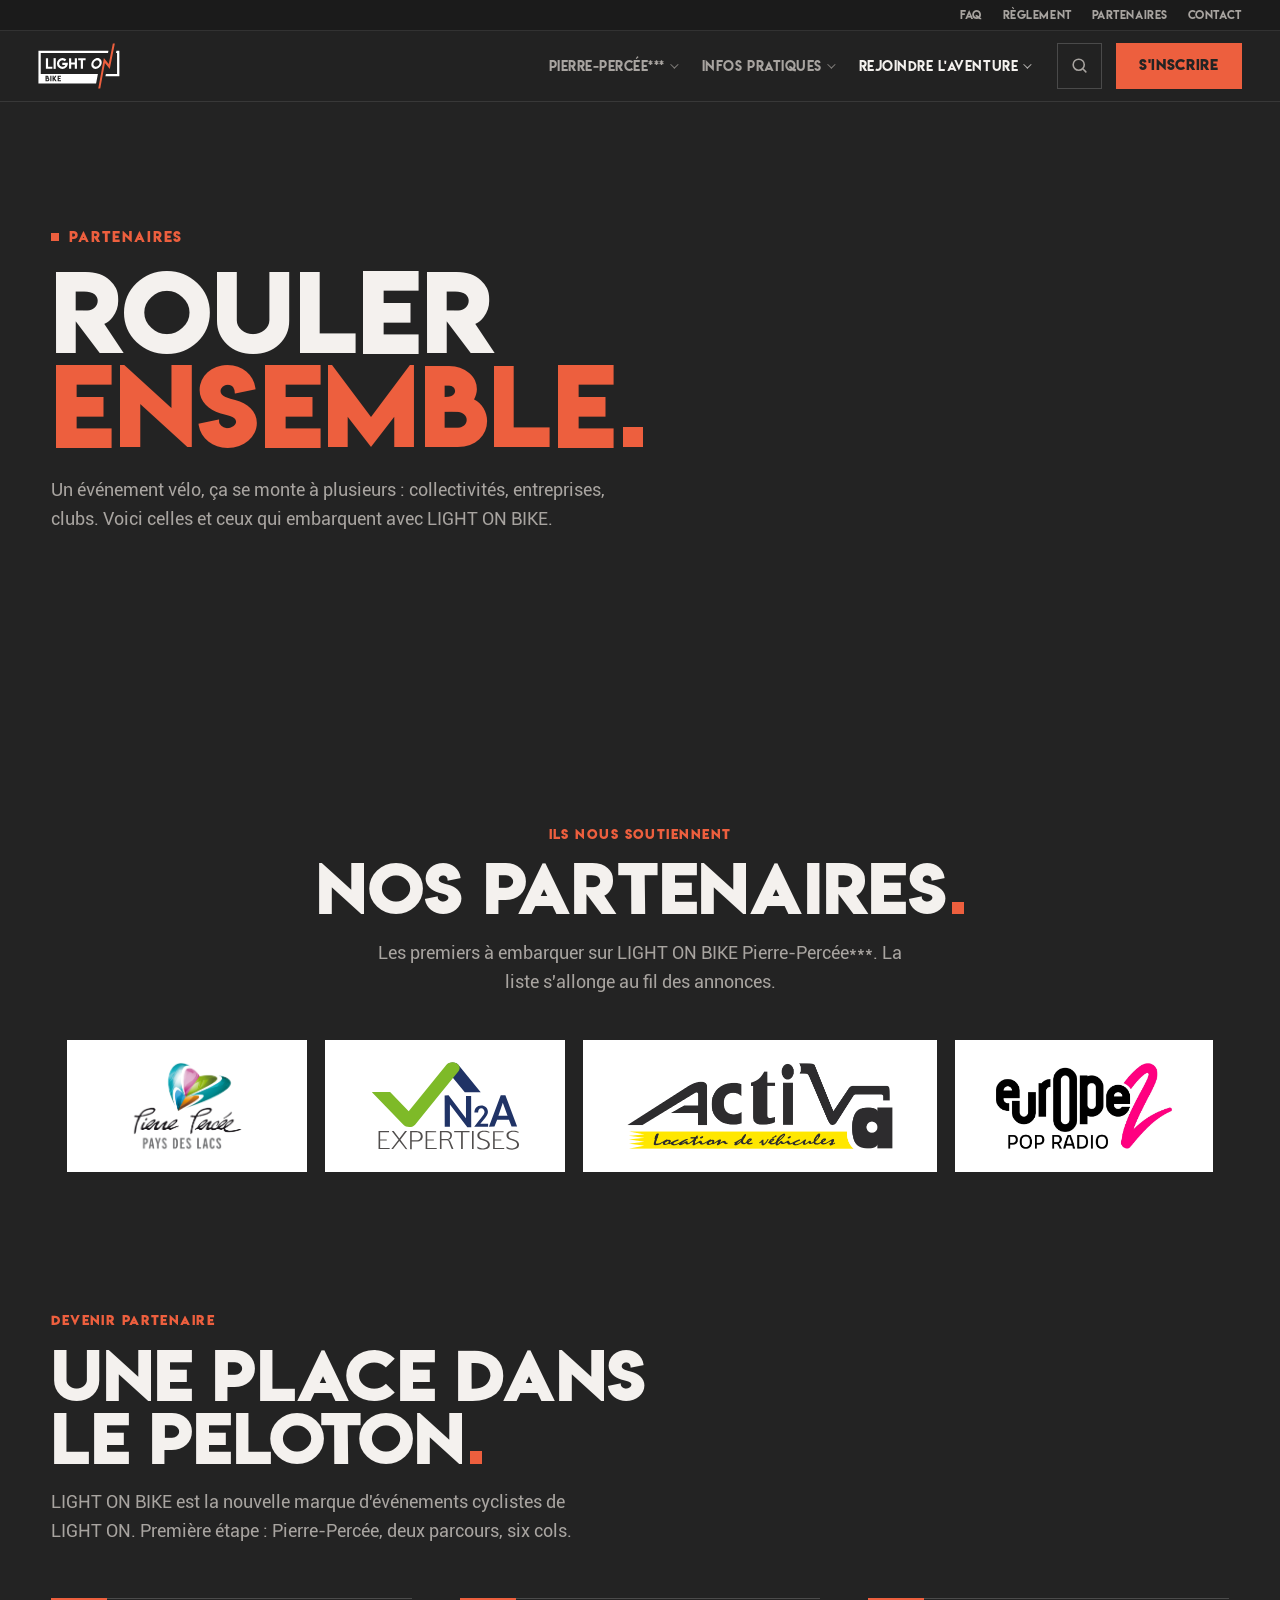
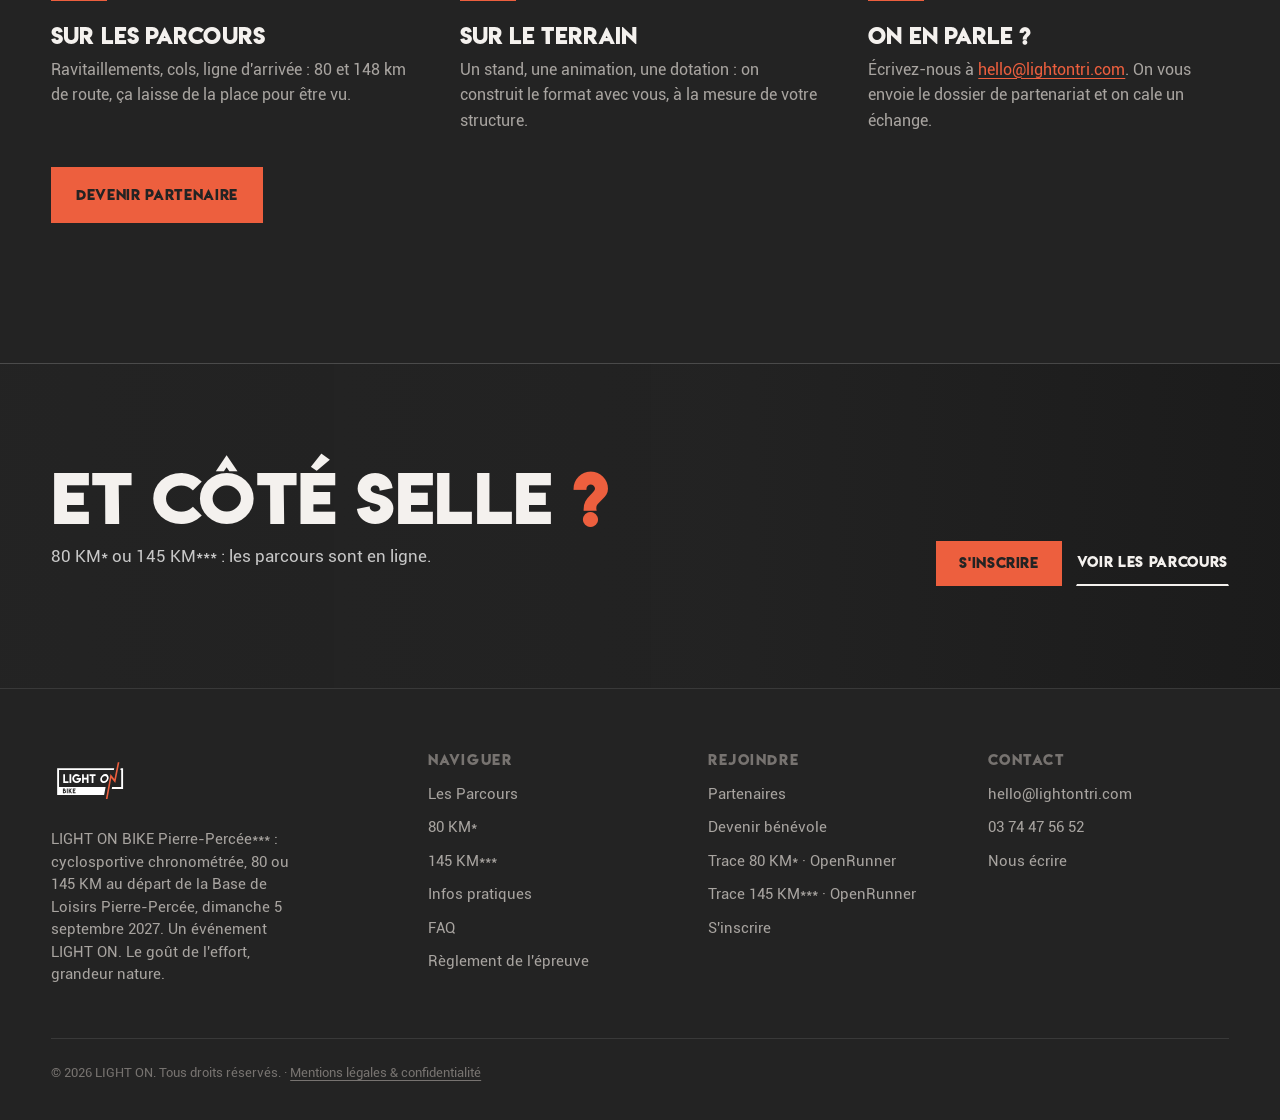
<file: partenaires.html>
<!DOCTYPE html>
<html lang="fr">
<head>
<meta charset="UTF-8" />
<meta name="viewport" content="width=device-width, initial-scale=1.0" />
<title>Partenaires · LIGHT ON BIKE Pierre-Percée***</title>
<link rel="canonical" href="https://www.lightonbike.com/partenaires.html" />
<meta property="og:url" content="https://www.lightonbike.com/partenaires.html" />
<meta property="og:type" content="website" />
<meta property="og:locale" content="fr_FR" />
<meta property="og:site_name" content="LIGHT ON BIKE Pierre-Percée***" />
<meta property="og:title" content="Partenaires · LIGHT ON BIKE Pierre-Percée***" />
<meta property="og:description" content="Les partenaires de LIGHT ON BIKE Pierre-Percée*** : Pierre-Percée Pays des Lacs, N2A Expertises, Activa, Europe 2. Et comment rejoindre l'événement." />
<meta property="og:image" content="https://www.lightonbike.com/assets/img/partage.jpg" />
<meta property="og:image:width" content="1200" />
<meta property="og:image:height" content="630" />
<meta name="twitter:card" content="summary_large_image" />
<meta name="description" content="Les partenaires de LIGHT ON BIKE Pierre-Percée*** : Pierre-Percée Pays des Lacs, N2A Expertises, Activa, Europe 2. Et comment rejoindre l'événement." />
<link rel="icon" type="image/svg+xml" href="assets/logo/favicon.svg?v=3" />
<link rel="icon" type="image/png" sizes="48x48" href="assets/logo/favicon-48.png?v=3" />
<link rel="apple-touch-icon" href="assets/logo/apple-touch-icon.png?v=2" />
<meta name="theme-color" content="#232323" />
<link rel="preload" as="font" type="font/woff2" href="assets/fonts/LemonMilkBold.woff2" crossorigin />
<link rel="stylesheet" href="assets/css/site.css?v=20261117a" />
<link rel="stylesheet" href="assets/css/bike.css?v=20261117a" />
</head>
<body>
<a class="skip" href="#top">Aller au contenu</a>

<!-- ============ TOPBAR / ACCÈS RAPIDE ============ -->
<div class="topbar">
  <div class="wrap topbar-inner">
    <nav class="topbar-links" aria-label="Accès rapide">
      <a href="faq.html">FAQ</a>
      <a href="reglement.html">Règlement</a>
      <a href="partenaires.html">Partenaires</a>
      <a href="contact.html">Contact</a>
    </nav>
  </div>
</div>

<!-- ============ NAV ============ -->
<header class="nav">
  <div class="wrap nav-inner">
    <a class="brand" href="./" aria-label="LIGHT ON BIKE accueil">
      <img src="assets/logo/logo-header.svg?v=20261117a" alt="LIGHT ON BIKE" width="178" height="100" />
    </a>
    <nav class="nav-links" id="navLinks" aria-label="Navigation principale">
      <div class="nav-item">
        <a href="parcours.html" class="nav-parent">PIERRE-PERCÉE***</a>
        <div class="nav-drop mega">
          <div class="mega-col">
            <a class="mega-head" href="parcours.html">Les Parcours →</a>
            <a href="parcours-80-km.html">80 KM*</a>
            <a href="parcours-145-km.html">145 KM***</a>
            <a href="parcours.html#comparatif">Comparatif</a>
          </div>
          <div class="mega-col">
            <a class="mega-head" href="./#evenement">L'Événement →</a>
            <a href="infos.html#programme">Le programme</a>
            <a href="infos.html#inscriptions">Inscriptions</a>
            <a href="reglement.html">Règlement</a>
            <a href="partenaires.html">Partenaires</a>
          </div>
          <a class="mega-promo" href="parcours.html">
            <span class="mega-trace"><svg class="trace-art" viewBox="0 0 432 300" preserveAspectRatio="xMidYMid meet" aria-hidden="true"><path class="t-line" d="M96.0 262.8L92.1 270.6L88.9 272.8L88.3 267.9L89.0 262.4L90.1 261.3L87.0 258.7L89.6 258.0L89.1 255.2L91.7 254.0L91.6 252.2L92.9 251.5L91.5 249.0L92.8 246.4L88.8 247.3L88.1 246.5L90.2 244.3L94.3 242.6L95.7 240.1L95.2 236.8L98.0 233.9L98.2 230.3L97.3 227.5L93.3 228.3L88.9 227.5L86.0 223.8L84.3 224.9L79.9 223.5L75.9 221.1L72.1 217.2L68.9 215.9L67.6 213.8L72.1 208.9L72.2 206.4L76.6 197.7L84.6 191.9L90.1 191.0L92.3 191.6L95.9 195.0L99.5 196.9L101.5 196.9L100.2 198.1L100.9 199.1L102.0 198.2L104.0 199.1L106.4 195.9L106.0 194.6L112.8 192.8L119.7 187.5L121.6 182.8L121.2 181.7L122.5 177.1L121.3 177.9L119.6 176.8L118.8 178.4L119.4 179.2L118.5 178.6L119.6 175.4L119.0 174.1L120.3 171.8L118.2 167.5L116.2 157.4L116.3 149.6L115.6 147.0L110.0 141.9L108.2 139.0L113.0 138.9L116.0 135.0L117.2 130.6L129.1 133.2L147.6 122.1L150.4 121.5L151.7 118.1L149.0 112.9L151.2 109.2L159.3 108.5L161.3 105.3L166.0 106.5L170.0 109.2L170.1 108.1L172.9 105.9L174.1 106.1L175.8 103.5L180.8 106.5L181.6 106.0L181.3 104.5L185.7 102.1L186.7 100.1L189.3 99.3L191.0 96.8L195.7 97.5L198.2 94.7L200.5 94.2L199.2 91.5L205.0 88.8L204.1 91.0L205.2 92.7L208.3 85.7L214.8 86.7L217.2 82.8L223.2 80.2L227.3 76.0L227.8 73.8L229.5 74.1L230.6 76.5L233.9 78.0L235.6 77.7L237.4 73.0L239.0 73.2L238.9 68.9L236.1 65.6L233.5 56.1L231.8 53.9L231.5 49.0L228.8 43.4L230.5 42.3L232.6 42.8L240.5 41.5L238.2 32.2L239.6 26.8L240.5 27.8L242.0 26.4L244.5 26.0L247.8 27.3L251.1 29.4L253.9 32.7L266.2 32.1L266.2 38.2L267.5 41.3L268.1 40.6L271.3 43.2L274.4 44.0L275.9 46.3L280.5 47.3L281.1 49.0L279.7 51.7L283.1 54.3L283.7 57.1L285.6 57.4L288.6 60.0L291.6 59.0L291.8 63.7L298.1 63.7L300.5 65.9L300.8 68.6L305.4 68.1L307.1 68.8L307.3 71.7L305.6 73.4L302.8 74.3L304.6 75.2L305.8 77.6L306.2 75.8L308.2 74.9L316.1 76.1L314.6 72.3L325.2 69.6L326.0 66.1L327.4 65.4L329.5 66.3L330.4 68.7L332.4 69.9L333.3 72.0L332.4 73.7L329.0 73.9L331.3 78.8L330.5 80.0L331.7 78.9L330.7 75.4L340.3 76.0L345.0 74.1L344.2 77.7L342.7 78.9L337.9 80.4L336.5 80.1L335.2 78.4L335.8 81.7L336.8 82.5L334.6 84.7L334.6 87.4L334.7 89.4L336.1 90.0L336.3 92.2L338.0 93.9L336.7 97.1L339.0 104.0L339.4 108.6L338.4 110.0L338.4 112.2L339.9 112.4L341.4 114.9L344.1 114.1L341.5 118.2L343.5 122.8L345.3 124.1L343.8 126.7L342.2 126.2L341.0 127.3L338.2 131.9L333.2 130.3L329.1 130.9L324.2 129.5L323.8 132.1L320.4 133.6L320.4 136.0L317.0 138.4L316.3 140.2L314.8 140.1L314.2 143.3L311.5 143.0L311.3 144.1L313.1 144.9L311.7 145.8L310.4 145.5L312.0 147.3L315.0 145.8L321.3 145.4L328.7 149.8L335.0 150.5L337.9 153.3L338.8 156.3L346.9 163.6L349.7 165.2L352.8 165.4L357.7 168.4L359.4 170.1L359.3 172.4L363.1 176.8L364.3 188.4L344.0 188.8L337.0 191.4L334.1 190.9L327.8 193.7L325.3 195.2L321.4 201.0L317.7 203.7L313.8 204.6L312.6 206.2L308.7 206.3L305.9 208.0L296.5 223.1L291.3 226.1L284.8 227.6L282.0 232.4L280.0 230.9L278.9 232.2L275.0 233.3L268.9 231.2L265.3 231.6L259.5 230.2L253.8 229.8L252.2 230.9L246.3 228.5L243.8 224.5L243.8 222.0L248.2 219.4L250.3 216.0L247.6 218.0L243.9 217.8L242.6 214.8L243.6 212.5L241.7 212.8L240.2 210.8L235.5 210.2L233.7 207.3L230.1 209.2L225.3 207.8L220.8 210.6L214.4 208.5L210.6 208.8L209.2 207.3L206.8 208.3L206.0 206.8L206.3 204.3L199.3 204.0L191.7 207.8L184.6 213.5L182.8 213.9L180.3 216.7L154.1 223.9L150.7 228.2L144.0 233.2L136.2 234.6L133.6 234.0L126.5 236.1L123.0 241.0L116.2 244.3L114.3 247.3L111.5 248.7L109.5 253.1L109.5 255.5L102.1 261.6L98.7 267.6L93.2 273.1L90.8 274.0L89.7 272.9L92.6 269.9L96.0 262.8"/><path class="t-line alt" d="M99.9 262.8L99.9 262.8"/></svg></span>
            <span class="mega-promo-cap">
              <span class="mp-k">5 septembre 2027</span>
              <span class="mp-t">80 KM* · 145 KM***</span>
            </span>
          </a>
        </div>
      </div>
      <div class="nav-item">
        <a href="infos.html" class="nav-parent">Infos pratiques</a>
        <div class="nav-drop">
          <a href="infos.html#programme">Programme</a>
          <a href="infos.html#inscriptions">Inscriptions</a>
          <a href="infos.html#acces">Accès &amp; stationnement</a>
          <a href="infos.html#dossards">Retrait des dossards</a>
          <a href="infos.html#ravitaillements">Ravitaillements</a>
          <a href="infos.html#materiel">Matériel</a>
          <a href="faq.html">FAQ</a>
        </div>
      </div>
      <div class="nav-item">
        <a href="contact.html" class="nav-parent" aria-current="page">Rejoindre l'aventure</a>
        <div class="nav-drop">
          <a href="partenaires.html">Partenaires</a>
          <a href="partenaires.html#devenir">Devenir partenaire</a>
          <a href="contact.html#benevole">Devenir bénévole</a>
          <a href="contact.html#contact">Contact</a>
        </div>
      </div>
    </nav>
    <div class="nav-cta">
      <button class="nav-search-btn" type="button" data-search-open aria-label="Rechercher sur le site" aria-haspopup="dialog"><svg viewBox="0 0 24 24" fill="none" aria-hidden="true"><circle cx="11" cy="11" r="7" stroke="currentColor" stroke-width="2"/><path d="M20 20l-3.2-3.2" stroke="currentColor" stroke-width="2" stroke-linecap="round"/></svg></button>
      <a class="btn btn-primary btn-go" href="infos.html#inscriptions">S'inscrire</a>
      <button class="nav-toggle" id="navToggle" aria-label="Ouvrir le menu" aria-expanded="false" aria-controls="navLinks">
        <svg width="24" height="24" viewBox="0 0 24 24" fill="none"><path d="M4 7h16M4 12h16M4 17h16" stroke="currentColor" stroke-width="2" stroke-linecap="round"/></svg>
      </button>
    </div>
  </div>
</header>

<main id="top">

  <!-- ============ PAGE HERO ============ -->
  <section class="page-hero cut">
    <div class="glow a" aria-hidden="true"></div>
    <div class="wrap">
      <h1><span class="eyebrow page-kicker">Partenaires</span> Rouler <span class="nw"><em>ensemble</em><span class="sq">.</span></span></h1>
      <p class="lede">Un événement vélo, ça se monte à plusieurs&nbsp;: collectivités, entreprises, clubs. Voici celles et ceux qui embarquent avec LIGHT ON BIKE.</p>
    </div>
  </section>

  <!-- ============ PARTENAIRES ============ -->
  <section class="pad partners" id="partenaires">
    <div class="wrap">
      <div class="sec-head reveal" style="margin-inline:auto;">
        <span class="eyebrow">Ils nous soutiennent</span>
        <h2 class="h-sec" style="max-width:18ch; margin-inline:auto;">Nos <span class="nw">partenaires<span class="sq">.</span></span></h2>
      </div>
      <p class="lede reveal" style="margin-inline:auto;">Les premiers à embarquer sur LIGHT ON BIKE Pierre-Percée***. La liste s'allonge au fil des annonces.</p>
      <div class="partner-tier reveal">
        <div class="partner-row">
          <a class="partner" href="https://www.paysdeslacs.com/" target="_blank" rel="noopener" aria-label="Pierre-Percée Pays des Lacs (nouvel onglet)"><img src="assets/partners/pierre-percee.png" alt="Pierre-Percée Pays des Lacs" loading="lazy" /></a>
          <a class="partner" href="https://www.n2aexpertises.fr/" target="_blank" rel="noopener" aria-label="N2A Expertises (nouvel onglet)"><img src="assets/partners/n2a.svg" alt="N2A Expertises" loading="lazy" /></a>
          <a class="partner" href="https://activa-location.com/" target="_blank" rel="noopener" aria-label="Activa Location de véhicules (nouvel onglet)"><img src="assets/partners/activa.png" alt="Activa Location de véhicules" loading="lazy" /></a>
          <a class="partner" href="https://www.europe2.fr/" target="_blank" rel="noopener" aria-label="Europe 2 (nouvel onglet)"><img src="assets/partners/europe2.png" alt="Europe 2" loading="lazy" /></a>
        </div>
      </div>
    </div>
  </section>

  <!-- ============ DEVENIR PARTENAIRE ============ -->
  <section class="pad" id="devenir" style="padding-top:0;">
    <div class="wrap">
      <div class="sec-head reveal">
        <span class="eyebrow">Devenir partenaire</span>
        <h2 class="h-sec" style="max-width:18ch;">Une place dans le <span class="nw">peloton<span class="sq">.</span></span></h2>
        <p class="lede">LIGHT ON BIKE est la nouvelle marque d'événements cyclistes de LIGHT ON. Première étape&nbsp;: Pierre-Percée, deux parcours, six cols.</p>
      </div>
      <div class="icard-grid three swipe">
        <div class="icard reveal"><h3>Sur les parcours</h3><p>Ravitaillements, cols, ligne d'arrivée&nbsp;: 80 et 148 km de route, ça laisse de la place pour être vu.</p></div>
        <div class="icard reveal"><h3>Sur le terrain</h3><p>Un stand, une animation, une dotation&nbsp;: on construit le format avec vous, à la mesure de votre structure.</p></div>
        <div class="icard reveal"><h3>On en parle&nbsp;?</h3><p>Écrivez-nous à <a class="ln" href="mailto:hello@lightontri.com?subject=Partenariat%20LIGHT%20ON%20BIKE%20Pierre-Perc%C3%A9e">hello@lightontri.com</a>. On vous envoie le dossier de partenariat et on cale un échange.</p></div>
      </div>
      <div class="hero-actions reveal" style="margin-top:32px;">
        <a class="btn btn-primary" href="mailto:hello@lightontri.com?subject=Partenariat%20LIGHT%20ON%20BIKE%20Pierre-Perc%C3%A9e">Devenir partenaire</a>
      </div>
    </div>
  </section>

  <!-- ============ CTA SLIM ============ -->
  <section class="cta-slim">
    <div class="wrap">
      <div class="reveal">
        <h2>Et côté selle<em class="pt">&nbsp;?</em></h2>
        <p>80 KM* ou 145 KM***&nbsp;: les parcours sont en ligne.</p>
      </div>
      <div class="hero-actions">
        <a class="btn btn-primary btn-go" href="infos.html#inscriptions">S'inscrire</a>
        <a class="btn btn-ghost" href="parcours.html">Voir les parcours</a>
      </div>
    </div>
  </section>

</main>

<!-- ============ FOOTER ============ -->
<footer>
  <div class="wrap">
    <div class="foot-grid">
      <div class="foot-brand">
        <a class="brand" href="./">
          <img src="assets/logo/logo-blanc-orange.svg?v=20261117a" alt="LIGHT ON BIKE" width="200" height="33" style="height:52px;" />
        </a>
        <p>LIGHT ON BIKE Pierre-Percée***&nbsp;: cyclosportive chronométrée, 80 ou 145 KM au départ de la Base de Loisirs Pierre-Percée, dimanche 5 septembre 2027. Un événement LIGHT ON. Le goût de l'effort, grandeur nature.</p>
      </div>
      <div class="foot-col">
        <p class="foot-h">Naviguer</p>
        <a href="parcours.html">Les Parcours</a>
        <a href="parcours-80-km.html">80 KM*</a>
        <a href="parcours-145-km.html">145 KM***</a>
        <a href="infos.html">Infos pratiques</a>
        <a href="faq.html">FAQ</a>
        <a href="reglement.html">Règlement de l'épreuve</a>
      </div>
      <div class="foot-col">
        <p class="foot-h">Rejoindre</p>
        <a href="partenaires.html">Partenaires</a>
        <a href="contact.html#benevole">Devenir bénévole</a>
        <a href="https://www.openrunner.com/route-details/23378612" target="_blank" rel="noopener">Trace 80 KM* · OpenRunner</a>
        <a href="https://www.openrunner.com/route-details/23378617" target="_blank" rel="noopener">Trace 145 KM*** · OpenRunner</a>
        <a class="" href="infos.html#inscriptions">S'inscrire</a>
      </div>
      <div class="foot-col">
        <p class="foot-h">Contact</p>
        <a href="mailto:hello@lightontri.com">hello@lightontri.com</a>
        <a href="tel:+33374475652">03 74 47 56 52</a>
        <a href="contact.html">Nous écrire</a>
      </div>
    </div>
    <div class="foot-bottom">
      <span>© 2026 LIGHT ON. Tous droits réservés. · <a href="mentions-legales.html">Mentions légales &amp; confidentialité</a></span>
    </div>
  </div>
</footer>

<script src="assets/js/site.js?v=20261117a"></script>
<script src="assets/js/search.js?v=20261117a"></script>
</body>
</html>
</file>
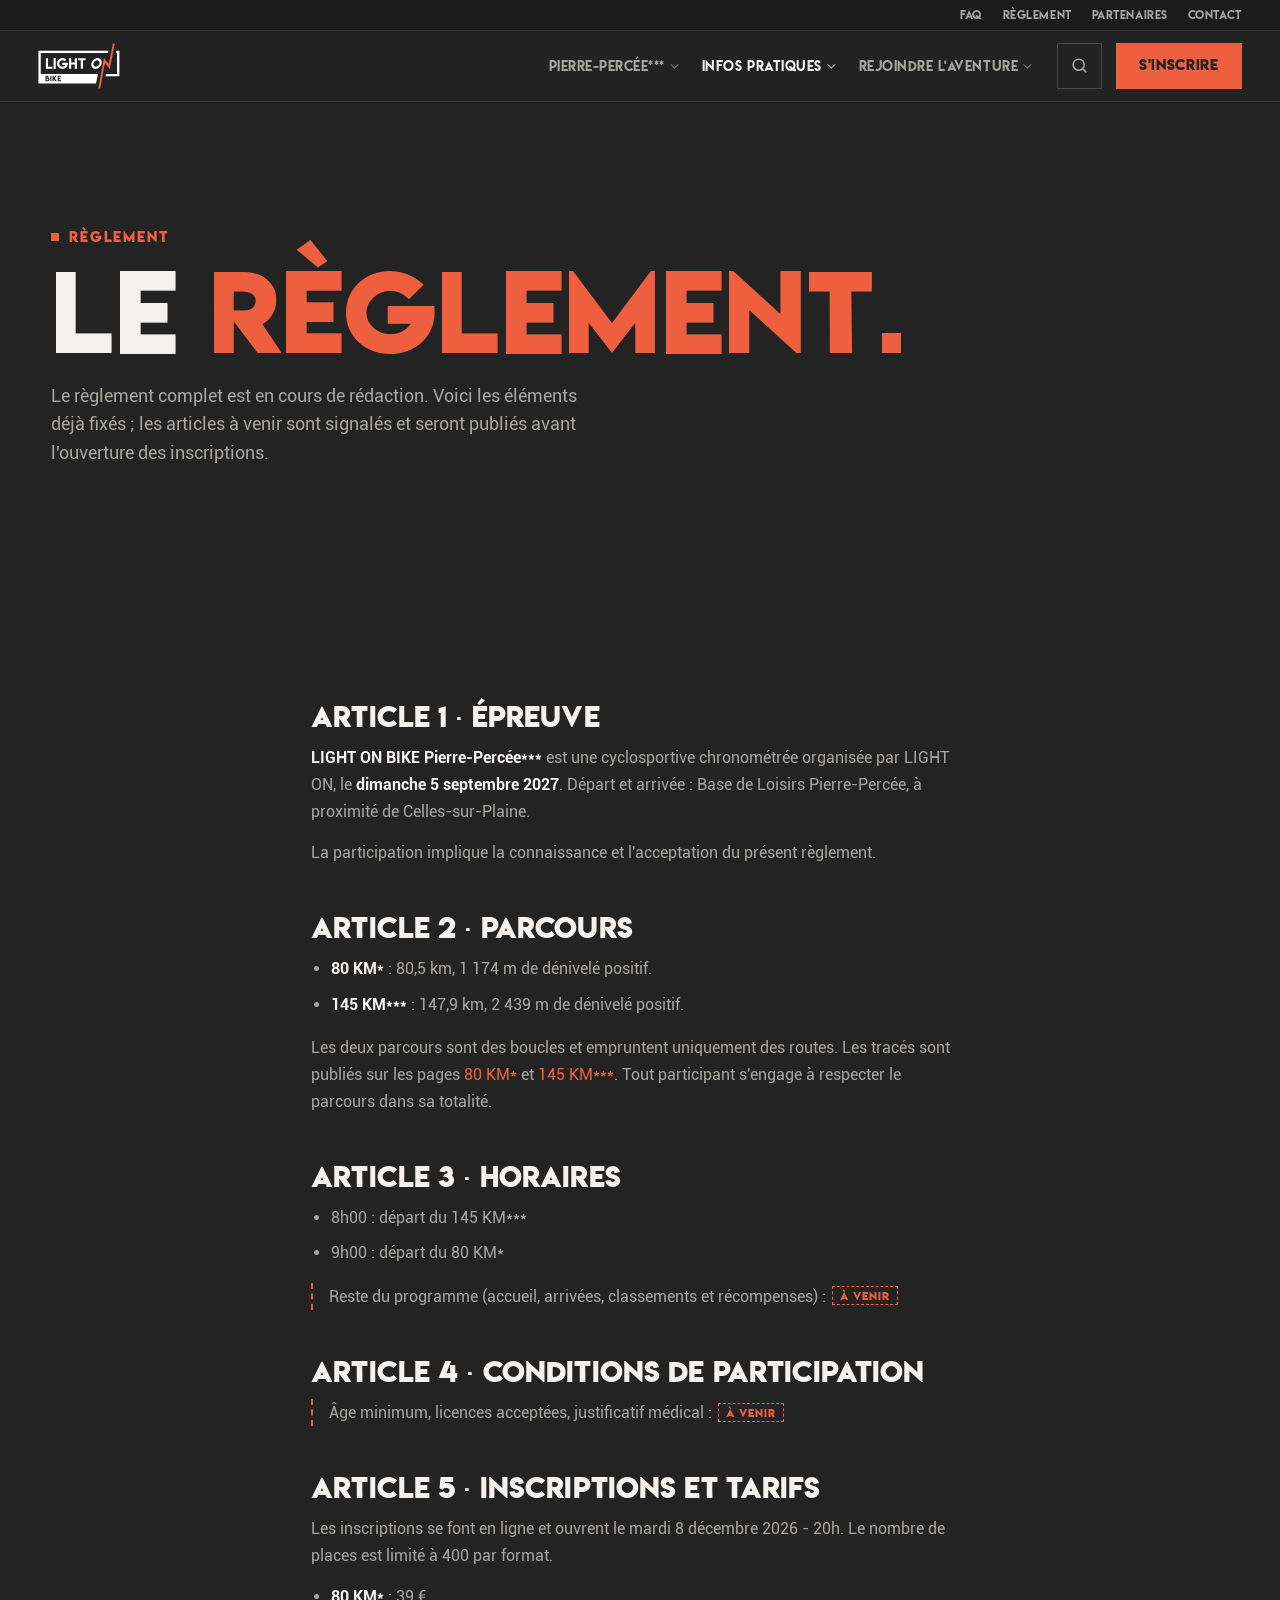
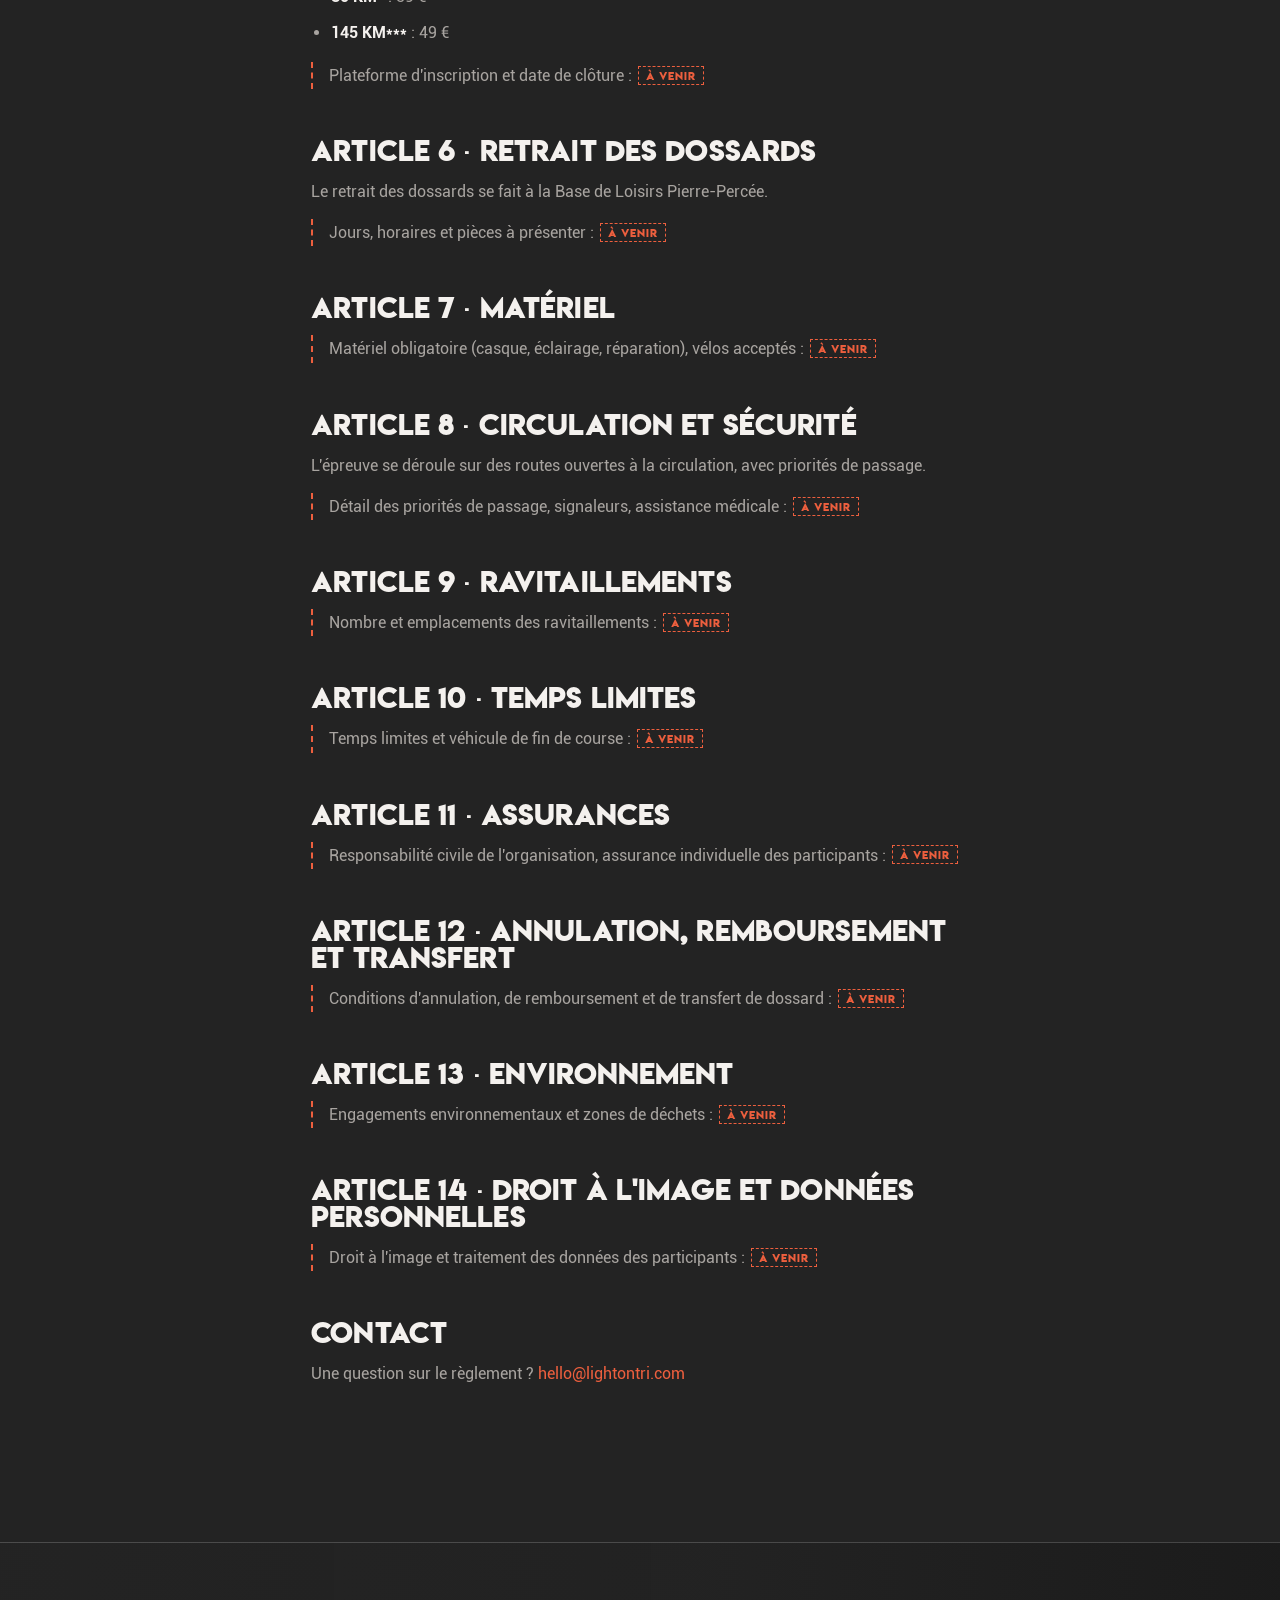
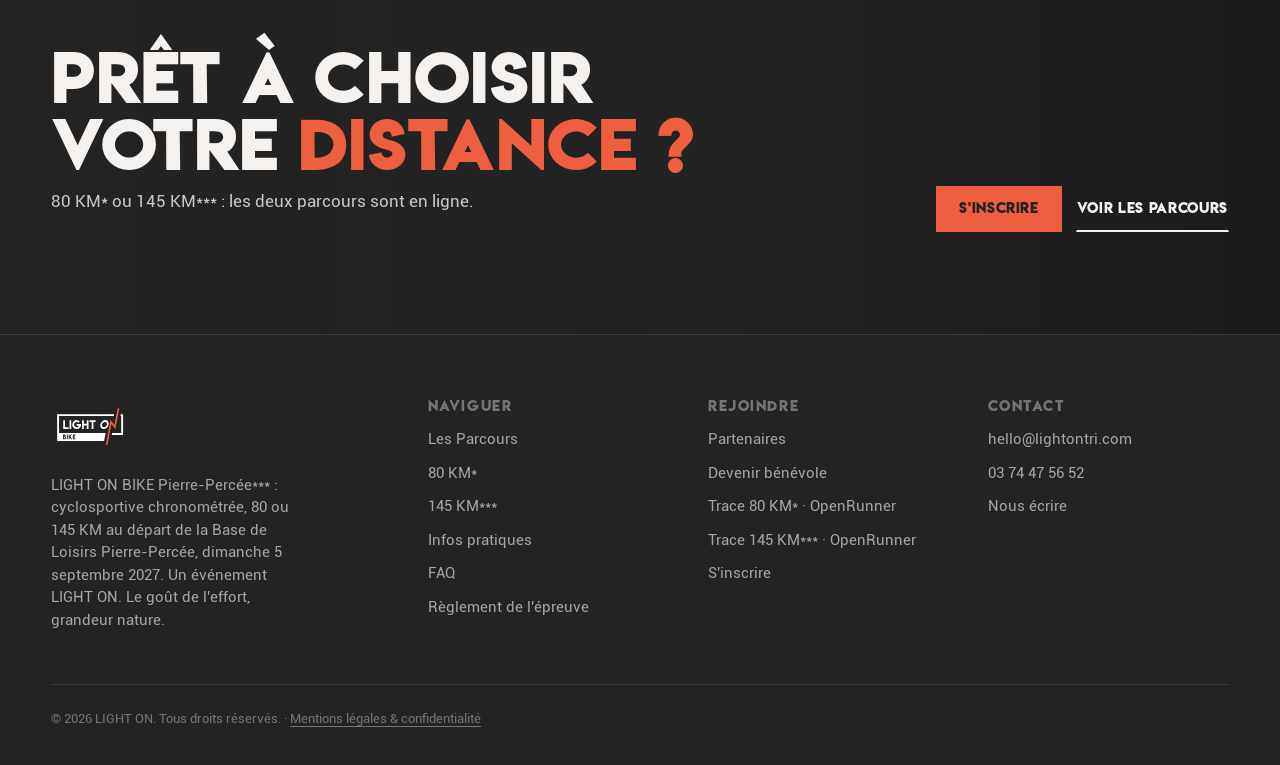
<file: reglement.html>
<!DOCTYPE html>
<html lang="fr">
<head>
<meta charset="UTF-8" />
<meta name="viewport" content="width=device-width, initial-scale=1.0" />
<title>Règlement · LIGHT ON BIKE Pierre-Percée***</title>
<link rel="canonical" href="https://www.lightonbike.com/reglement.html" />
<meta property="og:url" content="https://www.lightonbike.com/reglement.html" />
<meta property="og:type" content="website" />
<meta property="og:locale" content="fr_FR" />
<meta property="og:site_name" content="LIGHT ON BIKE Pierre-Percée***" />
<meta property="og:title" content="Règlement · LIGHT ON BIKE Pierre-Percée***" />
<meta property="og:description" content="Règlement de LIGHT ON BIKE Pierre-Percée***, cyclosportive chronométrée du 5 septembre 2027 : parcours 80 KM* et 145 KM***, horaires, inscriptions." />
<meta property="og:image" content="https://www.lightonbike.com/assets/img/partage.jpg" />
<meta property="og:image:width" content="1200" />
<meta property="og:image:height" content="630" />
<meta name="twitter:card" content="summary_large_image" />
<meta name="description" content="Règlement de LIGHT ON BIKE Pierre-Percée***, cyclosportive chronométrée du 5 septembre 2027 : parcours 80 KM* et 145 KM***, horaires, inscriptions." />
<link rel="icon" type="image/svg+xml" href="assets/logo/favicon.svg?v=3" />
<link rel="icon" type="image/png" sizes="48x48" href="assets/logo/favicon-48.png?v=3" />
<link rel="apple-touch-icon" href="assets/logo/apple-touch-icon.png?v=2" />
<meta name="theme-color" content="#232323" />
<link rel="preload" as="font" type="font/woff2" href="assets/fonts/LemonMilkBold.woff2" crossorigin />
<link rel="stylesheet" href="assets/css/site.css?v=20261117a" />
<link rel="stylesheet" href="assets/css/bike.css?v=20261117a" />
</head>
<body>
<a class="skip" href="#top">Aller au contenu</a>

<!-- ============ TOPBAR / ACCÈS RAPIDE ============ -->
<div class="topbar">
  <div class="wrap topbar-inner">
    <nav class="topbar-links" aria-label="Accès rapide">
      <a href="faq.html">FAQ</a>
      <a href="reglement.html">Règlement</a>
      <a href="partenaires.html">Partenaires</a>
      <a href="contact.html">Contact</a>
    </nav>
  </div>
</div>

<!-- ============ NAV ============ -->
<header class="nav">
  <div class="wrap nav-inner">
    <a class="brand" href="./" aria-label="LIGHT ON BIKE accueil">
      <img src="assets/logo/logo-header.svg?v=20261117a" alt="LIGHT ON BIKE" width="178" height="100" />
    </a>
    <nav class="nav-links" id="navLinks" aria-label="Navigation principale">
      <div class="nav-item">
        <a href="parcours.html" class="nav-parent">PIERRE-PERCÉE***</a>
        <div class="nav-drop mega">
          <div class="mega-col">
            <a class="mega-head" href="parcours.html">Les Parcours →</a>
            <a href="parcours-80-km.html">80 KM*</a>
            <a href="parcours-145-km.html">145 KM***</a>
            <a href="parcours.html#comparatif">Comparatif</a>
          </div>
          <div class="mega-col">
            <a class="mega-head" href="./#evenement">L'Événement →</a>
            <a href="infos.html#programme">Le programme</a>
            <a href="infos.html#inscriptions">Inscriptions</a>
            <a href="reglement.html">Règlement</a>
            <a href="partenaires.html">Partenaires</a>
          </div>
          <a class="mega-promo" href="parcours.html">
            <span class="mega-trace"><svg class="trace-art" viewBox="0 0 432 300" preserveAspectRatio="xMidYMid meet" aria-hidden="true"><path class="t-line" d="M96.0 262.8L92.1 270.6L88.9 272.8L88.3 267.9L89.0 262.4L90.1 261.3L87.0 258.7L89.6 258.0L89.1 255.2L91.7 254.0L91.6 252.2L92.9 251.5L91.5 249.0L92.8 246.4L88.8 247.3L88.1 246.5L90.2 244.3L94.3 242.6L95.7 240.1L95.2 236.8L98.0 233.9L98.2 230.3L97.3 227.5L93.3 228.3L88.9 227.5L86.0 223.8L84.3 224.9L79.9 223.5L75.9 221.1L72.1 217.2L68.9 215.9L67.6 213.8L72.1 208.9L72.2 206.4L76.6 197.7L84.6 191.9L90.1 191.0L92.3 191.6L95.9 195.0L99.5 196.9L101.5 196.9L100.2 198.1L100.9 199.1L102.0 198.2L104.0 199.1L106.4 195.9L106.0 194.6L112.8 192.8L119.7 187.5L121.6 182.8L121.2 181.7L122.5 177.1L121.3 177.9L119.6 176.8L118.8 178.4L119.4 179.2L118.5 178.6L119.6 175.4L119.0 174.1L120.3 171.8L118.2 167.5L116.2 157.4L116.3 149.6L115.6 147.0L110.0 141.9L108.2 139.0L113.0 138.9L116.0 135.0L117.2 130.6L129.1 133.2L147.6 122.1L150.4 121.5L151.7 118.1L149.0 112.9L151.2 109.2L159.3 108.5L161.3 105.3L166.0 106.5L170.0 109.2L170.1 108.1L172.9 105.9L174.1 106.1L175.8 103.5L180.8 106.5L181.6 106.0L181.3 104.5L185.7 102.1L186.7 100.1L189.3 99.3L191.0 96.8L195.7 97.5L198.2 94.7L200.5 94.2L199.2 91.5L205.0 88.8L204.1 91.0L205.2 92.7L208.3 85.7L214.8 86.7L217.2 82.8L223.2 80.2L227.3 76.0L227.8 73.8L229.5 74.1L230.6 76.5L233.9 78.0L235.6 77.7L237.4 73.0L239.0 73.2L238.9 68.9L236.1 65.6L233.5 56.1L231.8 53.9L231.5 49.0L228.8 43.4L230.5 42.3L232.6 42.8L240.5 41.5L238.2 32.2L239.6 26.8L240.5 27.8L242.0 26.4L244.5 26.0L247.8 27.3L251.1 29.4L253.9 32.7L266.2 32.1L266.2 38.2L267.5 41.3L268.1 40.6L271.3 43.2L274.4 44.0L275.9 46.3L280.5 47.3L281.1 49.0L279.7 51.7L283.1 54.3L283.7 57.1L285.6 57.4L288.6 60.0L291.6 59.0L291.8 63.7L298.1 63.7L300.5 65.9L300.8 68.6L305.4 68.1L307.1 68.8L307.3 71.7L305.6 73.4L302.8 74.3L304.6 75.2L305.8 77.6L306.2 75.8L308.2 74.9L316.1 76.1L314.6 72.3L325.2 69.6L326.0 66.1L327.4 65.4L329.5 66.3L330.4 68.7L332.4 69.9L333.3 72.0L332.4 73.7L329.0 73.9L331.3 78.8L330.5 80.0L331.7 78.9L330.7 75.4L340.3 76.0L345.0 74.1L344.2 77.7L342.7 78.9L337.9 80.4L336.5 80.1L335.2 78.4L335.8 81.7L336.8 82.5L334.6 84.7L334.6 87.4L334.7 89.4L336.1 90.0L336.3 92.2L338.0 93.9L336.7 97.1L339.0 104.0L339.4 108.6L338.4 110.0L338.4 112.2L339.9 112.4L341.4 114.9L344.1 114.1L341.5 118.2L343.5 122.8L345.3 124.1L343.8 126.7L342.2 126.2L341.0 127.3L338.2 131.9L333.2 130.3L329.1 130.9L324.2 129.5L323.8 132.1L320.4 133.6L320.4 136.0L317.0 138.4L316.3 140.2L314.8 140.1L314.2 143.3L311.5 143.0L311.3 144.1L313.1 144.9L311.7 145.8L310.4 145.5L312.0 147.3L315.0 145.8L321.3 145.4L328.7 149.8L335.0 150.5L337.9 153.3L338.8 156.3L346.9 163.6L349.7 165.2L352.8 165.4L357.7 168.4L359.4 170.1L359.3 172.4L363.1 176.8L364.3 188.4L344.0 188.8L337.0 191.4L334.1 190.9L327.8 193.7L325.3 195.2L321.4 201.0L317.7 203.7L313.8 204.6L312.6 206.2L308.7 206.3L305.9 208.0L296.5 223.1L291.3 226.1L284.8 227.6L282.0 232.4L280.0 230.9L278.9 232.2L275.0 233.3L268.9 231.2L265.3 231.6L259.5 230.2L253.8 229.8L252.2 230.9L246.3 228.5L243.8 224.5L243.8 222.0L248.2 219.4L250.3 216.0L247.6 218.0L243.9 217.8L242.6 214.8L243.6 212.5L241.7 212.8L240.2 210.8L235.5 210.2L233.7 207.3L230.1 209.2L225.3 207.8L220.8 210.6L214.4 208.5L210.6 208.8L209.2 207.3L206.8 208.3L206.0 206.8L206.3 204.3L199.3 204.0L191.7 207.8L184.6 213.5L182.8 213.9L180.3 216.7L154.1 223.9L150.7 228.2L144.0 233.2L136.2 234.6L133.6 234.0L126.5 236.1L123.0 241.0L116.2 244.3L114.3 247.3L111.5 248.7L109.5 253.1L109.5 255.5L102.1 261.6L98.7 267.6L93.2 273.1L90.8 274.0L89.7 272.9L92.6 269.9L96.0 262.8"/><path class="t-line alt" d="M99.9 262.8L99.9 262.8"/></svg></span>
            <span class="mega-promo-cap">
              <span class="mp-k">5 septembre 2027</span>
              <span class="mp-t">80 KM* · 145 KM***</span>
            </span>
          </a>
        </div>
      </div>
      <div class="nav-item">
        <a href="infos.html" class="nav-parent" aria-current="page">Infos pratiques</a>
        <div class="nav-drop">
          <a href="infos.html#programme">Programme</a>
          <a href="infos.html#inscriptions">Inscriptions</a>
          <a href="infos.html#acces">Accès &amp; stationnement</a>
          <a href="infos.html#dossards">Retrait des dossards</a>
          <a href="infos.html#ravitaillements">Ravitaillements</a>
          <a href="infos.html#materiel">Matériel</a>
          <a href="faq.html">FAQ</a>
        </div>
      </div>
      <div class="nav-item">
        <a href="contact.html" class="nav-parent">Rejoindre l'aventure</a>
        <div class="nav-drop">
          <a href="partenaires.html">Partenaires</a>
          <a href="partenaires.html#devenir">Devenir partenaire</a>
          <a href="contact.html#benevole">Devenir bénévole</a>
          <a href="contact.html#contact">Contact</a>
        </div>
      </div>
    </nav>
    <div class="nav-cta">
      <button class="nav-search-btn" type="button" data-search-open aria-label="Rechercher sur le site" aria-haspopup="dialog"><svg viewBox="0 0 24 24" fill="none" aria-hidden="true"><circle cx="11" cy="11" r="7" stroke="currentColor" stroke-width="2"/><path d="M20 20l-3.2-3.2" stroke="currentColor" stroke-width="2" stroke-linecap="round"/></svg></button>
      <a class="btn btn-primary btn-go" href="infos.html#inscriptions">S'inscrire</a>
      <button class="nav-toggle" id="navToggle" aria-label="Ouvrir le menu" aria-expanded="false" aria-controls="navLinks">
        <svg width="24" height="24" viewBox="0 0 24 24" fill="none"><path d="M4 7h16M4 12h16M4 17h16" stroke="currentColor" stroke-width="2" stroke-linecap="round"/></svg>
      </button>
    </div>
  </div>
</header>

<main id="top">

  <!-- ============ PAGE HERO ============ -->
  <section class="page-hero">
    <div class="glow a" aria-hidden="true"></div>
    <div class="wrap">
      <h1><span class="eyebrow page-kicker">Règlement</span> Le <span class="nw"><em>règlement</em><span class="sq">.</span></span></h1>
      <p class="lede">Le règlement complet est en cours de rédaction. Voici les éléments déjà fixés&nbsp;; les articles à venir sont signalés et seront publiés avant l'ouverture des inscriptions.</p>
    </div>
  </section>

  <section class="pad">
    <div class="wrap prose">

      <h2>Article 1 · Épreuve</h2>
      <p><strong>LIGHT ON BIKE Pierre-Percée***</strong> est une cyclosportive chronométrée organisée par LIGHT ON, le <strong>dimanche 5 septembre 2027</strong>. Départ et arrivée&nbsp;: Base de Loisirs Pierre-Percée, à proximité de Celles-sur-Plaine.</p>
      <p>La participation implique la connaissance et l'acceptation du présent règlement.</p>

      <h2>Article 2 · Parcours</h2>
      <ul>
        <li><strong>80 KM*</strong>&nbsp;: 80,5 km, 1&nbsp;174 m de dénivelé positif.</li>
        <li><strong>145 KM***</strong>&nbsp;: 147,9 km, 2&nbsp;439 m de dénivelé positif.</li>
      </ul>
      <p>Les deux parcours sont des boucles et empruntent uniquement des routes. Les tracés sont publiés sur les pages <a href="parcours-80-km.html">80 KM*</a> et <a href="parcours-145-km.html">145 KM***</a>. Tout participant s'engage à respecter le parcours dans sa totalité.</p>

      <h2>Article 3 · Horaires</h2>
      <ul>
        <li>8h00&nbsp;: départ du 145 KM***</li>
        <li>9h00&nbsp;: départ du 80 KM*</li>
      </ul>
      <p class="pending">Reste du programme (accueil, arrivées, classements et récompenses)&nbsp;: <span class="tbc">À venir</span></p>

      <h2>Article 4 · Conditions de participation</h2>
      <p class="pending">Âge minimum, licences acceptées, justificatif médical&nbsp;: <span class="tbc">À venir</span></p>

      <h2>Article 5 · Inscriptions et tarifs</h2>
      <p>Les inscriptions se font en ligne et ouvrent le mardi 8 décembre 2026 - 20h. Le nombre de places est limité à 400 par format.</p>
      <ul>
        <li><strong>80 KM*</strong>&nbsp;: 39&nbsp;€</li>
        <li><strong>145 KM***</strong>&nbsp;: 49&nbsp;€</li>
      </ul>
      <p class="pending">Plateforme d'inscription et date de clôture&nbsp;: <span class="tbc">À venir</span></p>

      <h2>Article 6 · Retrait des dossards</h2>
      <p>Le retrait des dossards se fait à la Base de Loisirs Pierre-Percée.</p>
      <p class="pending">Jours, horaires et pièces à présenter&nbsp;: <span class="tbc">À venir</span></p>

      <h2>Article 7 · Matériel</h2>
      <p class="pending">Matériel obligatoire (casque, éclairage, réparation), vélos acceptés&nbsp;: <span class="tbc">À venir</span></p>

      <h2>Article 8 · Circulation et sécurité</h2>
      <p>L'épreuve se déroule sur des routes ouvertes à la circulation, avec priorités de passage.</p>
      <p class="pending">Détail des priorités de passage, signaleurs, assistance médicale&nbsp;: <span class="tbc">À venir</span></p>

      <h2>Article 9 · Ravitaillements</h2>
      <p class="pending">Nombre et emplacements des ravitaillements&nbsp;: <span class="tbc">À venir</span></p>

      <h2>Article 10 · Temps limites</h2>
      <p class="pending">Temps limites et véhicule de fin de course&nbsp;: <span class="tbc">À venir</span></p>

      <h2>Article 11 · Assurances</h2>
      <p class="pending">Responsabilité civile de l'organisation, assurance individuelle des participants&nbsp;: <span class="tbc">À venir</span></p>

      <h2>Article 12 · Annulation, remboursement et transfert</h2>
      <p class="pending">Conditions d'annulation, de remboursement et de transfert de dossard&nbsp;: <span class="tbc">À venir</span></p>

      <h2>Article 13 · Environnement</h2>
      <p class="pending">Engagements environnementaux et zones de déchets&nbsp;: <span class="tbc">À venir</span></p>

      <h2>Article 14 · Droit à l'image et données personnelles</h2>
      <p class="pending">Droit à l'image et traitement des données des participants&nbsp;: <span class="tbc">À venir</span></p>

      <h2>Contact</h2>
      <p>Une question sur le règlement&nbsp;? <a href="mailto:hello@lightontri.com">hello@lightontri.com</a></p>
    </div>
  </section>

  <!-- ============ CTA SLIM ============ -->
  <section class="cta-slim">
    <div class="wrap">
      <div class="reveal">
        <h2>Prêt à choisir votre <em class="pt">distance&nbsp;?</em></h2>
        <p>80 KM* ou 145 KM***&nbsp;: les deux parcours sont en ligne.</p>
      </div>
      <div class="hero-actions">
        <a class="btn btn-primary btn-go" href="infos.html#inscriptions">S'inscrire</a>
        <a class="btn btn-ghost" href="parcours.html">Voir les parcours</a>
      </div>
    </div>
  </section>

</main>

<!-- ============ FOOTER ============ -->
<footer>
  <div class="wrap">
    <div class="foot-grid">
      <div class="foot-brand">
        <a class="brand" href="./">
          <img src="assets/logo/logo-blanc-orange.svg?v=20261117a" alt="LIGHT ON BIKE" width="200" height="33" style="height:52px;" />
        </a>
        <p>LIGHT ON BIKE Pierre-Percée***&nbsp;: cyclosportive chronométrée, 80 ou 145 KM au départ de la Base de Loisirs Pierre-Percée, dimanche 5 septembre 2027. Un événement LIGHT ON. Le goût de l'effort, grandeur nature.</p>
      </div>
      <div class="foot-col">
        <p class="foot-h">Naviguer</p>
        <a href="parcours.html">Les Parcours</a>
        <a href="parcours-80-km.html">80 KM*</a>
        <a href="parcours-145-km.html">145 KM***</a>
        <a href="infos.html">Infos pratiques</a>
        <a href="faq.html">FAQ</a>
        <a href="reglement.html">Règlement de l'épreuve</a>
      </div>
      <div class="foot-col">
        <p class="foot-h">Rejoindre</p>
        <a href="partenaires.html">Partenaires</a>
        <a href="contact.html#benevole">Devenir bénévole</a>
        <a href="https://www.openrunner.com/route-details/23378612" target="_blank" rel="noopener">Trace 80 KM* · OpenRunner</a>
        <a href="https://www.openrunner.com/route-details/23378617" target="_blank" rel="noopener">Trace 145 KM*** · OpenRunner</a>
        <a class="" href="infos.html#inscriptions">S'inscrire</a>
      </div>
      <div class="foot-col">
        <p class="foot-h">Contact</p>
        <a href="mailto:hello@lightontri.com">hello@lightontri.com</a>
        <a href="tel:+33374475652">03 74 47 56 52</a>
        <a href="contact.html">Nous écrire</a>
      </div>
    </div>
    <div class="foot-bottom">
      <span>© 2026 LIGHT ON. Tous droits réservés. · <a href="mentions-legales.html">Mentions légales &amp; confidentialité</a></span>
    </div>
  </div>
</footer>

<script src="assets/js/site.js?v=20261117a"></script>
<script src="assets/js/search.js?v=20261117a"></script>
</body>
</html>
</file>
<file: assets/css/site.css>
/* ============ BRAND FONTS (self-hosted) ============ */
  /* Lemon Milk = titrages MAJ (display, uppercase). Roboto = texte courant. */
  @font-face { font-family: "Lemon Milk"; src: url("../fonts/LemonMilk.woff2") format("woff2"), url("../fonts/LemonMilk.otf") format("opentype"); font-weight: 400; font-display: swap; }
  @font-face { font-family: "Lemon Milk"; src: url("../fonts/LemonMilkBold.woff2") format("woff2"), url("../fonts/LemonMilkBold.otf") format("opentype"); font-weight: 700; font-display: swap; }
  @font-face { font-family: "Roboto LOT"; src: url("../fonts/Roboto-Regular.woff2") format("woff2"), url("../fonts/Roboto-Regular.ttf") format("truetype"); font-weight: 400; font-display: swap; }
  @font-face { font-family: "Roboto LOT"; src: url("../fonts/Roboto-Medium.woff2") format("woff2"), url("../fonts/Roboto-Medium.ttf") format("truetype"); font-weight: 500; font-display: swap; }
  @font-face { font-family: "Roboto LOT"; src: url("../fonts/Roboto-Bold.woff2") format("woff2"), url("../fonts/Roboto-Bold.ttf") format("truetype"); font-weight: 700; font-display: swap; }
  /* ============ TOKENS (dark theme, locked) ============ */
  :root {
    --bg:        #232323;   /* noir de marque */
    --bg-2:      #1b1b1b;   /* bandeau plus sombre */
    --surface:   #2b2b2b;   /* panneau */
    --surface-2: #333333;
    --text:      #f4f1ee;   /* blanc cassé */
    --muted:     #a8a4a0;   /* gris chaud */
    --faint:     #777370;
    --line:      rgba(255,255,255,0.10);
    --line-2:    rgba(255,255,255,0.18);
    --accent:    #ed5f3e;   /* orange de marque - accent unique verrouillé */
    --accent-2:  #f3795b;   /* hover */
    --on-accent: #232323;   /* noir sur orange */

    --r-card: 10px;          /* radius doux — entre-deux */
    --r-pill: 8px;           /* buttons: arrondi léger */
    --r-input: 8px;          /* inputs: arrondi léger */

    --maxw: 1280px;
    --ease: cubic-bezier(0.16, 1, 0.3, 1);
    --font:    "Roboto LOT", ui-sans-serif, system-ui, sans-serif;
    --display: "Lemon Milk", "Roboto LOT", ui-sans-serif, sans-serif;
    --mono:    "Roboto LOT", ui-monospace, monospace;
  }

  /* ============ RESET ============ */
  *, *::before, *::after { box-sizing: border-box; }
  html { scroll-behavior: smooth; -webkit-text-size-adjust: 100%; }
  @media (prefers-reduced-motion: reduce) { html { scroll-behavior: auto; } }
  body {
    margin: 0;
    font-family: var(--font);
    background: var(--bg);
    color: var(--text);
    line-height: 1.55;
    -webkit-font-smoothing: antialiased;
    text-rendering: optimizeLegibility;
    overflow-x: hidden;
  }
  img { display: block; max-width: 100%; height: auto; }
  a { color: inherit; text-decoration: none; }
  button { font-family: inherit; cursor: pointer; }
  ::selection { background: var(--accent); color: var(--on-accent); }

  .wrap { max-width: var(--maxw); margin-inline: auto; padding-inline: 24px; }
  @media (max-width: 640px) { .wrap { padding-inline: 18px; } }

  .mono { font-family: var(--mono); font-variant-numeric: tabular-nums; }
  .accent { color: var(--accent); }

  /* ============ BUTTONS (pill, tactile) ============ */
  .btn {
    display: inline-flex; align-items: center; justify-content: center; gap: 10px;
    border-radius: var(--r-pill);
    font-weight: 700; font-size: 15px; letter-spacing: -0.01em;
    padding: 14px 26px; border: 1px solid transparent;
    transition: transform .18s var(--ease), background .18s var(--ease), border-color .18s var(--ease), color .18s var(--ease);
    white-space: nowrap;
  }
  .btn:active { transform: translateY(1px) scale(0.985); }
  .btn-primary { background: var(--accent); color: var(--on-accent); }
  .btn-primary:hover { background: var(--accent-2); transform: translateY(-1px); }
  .btn-ghost { background: transparent; color: var(--text); border-color: var(--line-2); }
  .btn-ghost:hover { border-color: var(--text); transform: translateY(-1px); }
  .btn .ico { width: 18px; height: 18px; }

  /* ============ NAV ============ */
  header.nav {
    position: sticky; top: 0; z-index: 50;
    backdrop-filter: blur(14px) saturate(140%);
    -webkit-backdrop-filter: blur(14px) saturate(140%);
    background: color-mix(in srgb, var(--bg) 78%, transparent);
    border-bottom: 1px solid var(--line);
  }
  .nav-inner { display: flex; align-items: center; justify-content: space-between; height: 70px; }
  .brand { display: inline-flex; align-items: center; }
  .brand img { height: 54px; width: auto; display: block; }
  .nav-links { display: flex; align-items: center; gap: 26px; margin-left: auto; margin-right: 28px; }
  .nav-links > a, .nav-parent { font-family: var(--display); color: var(--muted); font-weight: 400; font-size: 13px; text-transform: uppercase; letter-spacing: 0.04em; transition: color .15s var(--ease); white-space: nowrap; }
  .nav-links > a:hover, .nav-parent:hover { color: var(--text); }
  .nav-item { position: relative; }
  .nav-parent { display: inline-flex; align-items: center; gap: 5px; cursor: pointer; }
  .nav-parent::after { content: ""; width: 6px; height: 6px; border-right: 1.6px solid currentColor; border-bottom: 1.6px solid currentColor; transform: rotate(45deg) translateY(-2px); opacity: .7; }
  .nav-drop {
    position: absolute; top: calc(100% + 12px); left: -14px; min-width: 220px;
    background: var(--surface); border: 1px solid var(--line-2); border-radius: var(--r-card);
    padding: 8px; display: flex; flex-direction: column; gap: 2px;
    opacity: 0; transform: translateY(-6px); pointer-events: none;
    transition: opacity .16s var(--ease), transform .16s var(--ease);
    box-shadow: 0 18px 40px rgba(0,0,0,0.4);
  }
  .nav-drop::before { content: ""; position: absolute; top: -12px; left: 0; right: 0; height: 12px; }
  .nav-drop a { font-family: var(--display); color: var(--muted); font-size: 12px; font-weight: 400; text-transform: uppercase; letter-spacing: 0.03em; padding: 9px 12px; border-radius: 6px; transition: background .14s var(--ease), color .14s var(--ease); }
  .nav-drop a:hover { background: var(--surface-2); color: var(--text); }
  .nav-item:hover .nav-drop, .nav-item:focus-within .nav-drop { opacity: 1; transform: none; pointer-events: auto; }
  /* méga-menu deux colonnes (LOT 2027) */
  .nav-drop.mega { flex-direction: row; gap: 10px; padding: 16px; }
  .nav-drop.mega .mega-col { display: flex; flex-direction: column; gap: 2px; min-width: 200px; }
  .nav-drop.mega .mega-col + .mega-col { border-left: 1px solid var(--line); padding-left: 10px; }
  .nav-drop.mega .mega-head { font-family: var(--display); text-transform: uppercase; letter-spacing: 0.08em; font-size: 11px; color: var(--accent); padding: 4px 12px 8px; }
  .nav-drop.mega .mega-promo { position: relative; width: 216px; border-radius: var(--r-card); overflow: hidden; border: 1px solid var(--line-2); display: block; align-self: stretch; margin-left: 4px; }
  .nav-drop.mega .mega-promo img { width: 100%; height: 100%; object-fit: cover; min-height: 172px; }
  .nav-drop.mega .mega-promo::after { content: ""; position: absolute; inset: 0; background: linear-gradient(180deg, rgba(35,35,35,0) 35%, rgba(35,35,35,0.82) 100%); }
  .nav-drop.mega .mega-promo-cap { position: absolute; left: 14px; right: 14px; bottom: 12px; z-index: 1; display: flex; flex-direction: column; gap: 3px; }
  .nav-drop.mega .mp-k { font-family: var(--display); text-transform: uppercase; letter-spacing: 0.08em; font-size: 11px; color: var(--accent); }
  .nav-drop.mega .mp-t { font-family: var(--display); text-transform: uppercase; letter-spacing: 0.02em; font-size: 12px; color: var(--text); line-height: 1.25; }
  .nav-cta { display: flex; align-items: center; gap: 14px; }
  .nav-toggle { display: none; background: none; border: 0; color: var(--text); padding: 6px; }
  @media (max-width: 1040px) {
    .nav-toggle { display: inline-flex; }
    .nav-cta .btn-ghost { display: none; }
    .nav-links {
      position: absolute; top: 70px; left: 0; right: 0; margin: 0;
      flex-direction: column; align-items: flex-start; gap: 2px;
      background: var(--bg-2); border-bottom: 1px solid var(--line);
      padding: 14px 24px 22px; max-height: calc(100dvh - 70px); overflow-y: auto;
      transform: translateY(-8px); opacity: 0; pointer-events: none; visibility: hidden;
      transition: transform .2s var(--ease), opacity .2s var(--ease), visibility 0s linear .2s;
    }
    .nav-links.open { transform: none; opacity: 1; pointer-events: auto; visibility: visible; transition-delay: 0s; }
    .nav-links > a, .nav-parent { font-size: 17px; padding: 12px 0; width: 100%; }
    .nav-item { width: 100%; }
    .nav-parent::after { display: none; }
    .nav-drop {
      position: static; opacity: 1; transform: none; pointer-events: inherit;
      min-width: 0; background: transparent; border: 0; box-shadow: none;
      padding: 0 0 8px 14px; border-left: 1px solid var(--line); margin-left: 2px;
    }
    .nav-drop a { font-size: 15px; padding: 8px 0; }
    .nav-drop.mega { flex-direction: column; gap: 0; padding: 0 0 8px 14px; }
    .nav-drop.mega .mega-col { min-width: 0; }
    .nav-drop.mega .mega-col + .mega-col { border-left: 0; padding-left: 0; margin-top: 6px; }
    .nav-drop.mega .mega-head { padding: 8px 0 4px; }
    .nav-drop.mega .mega-promo { display: none; }
  }
  @media (prefers-reduced-motion: reduce) { .nav-links { transition: none; } }
  @media (max-width: 520px) {
    .nav-inner { height: 64px; }
    .nav-links { top: 64px; }
    .brand img { height: 42px; }
    .nav-cta .btn-primary { padding: 11px 18px; font-size: 14px; }
  }

  /* ---- Topbar / barre d'accès rapide ---- */
  .topbar { background: var(--bg-2); border-bottom: 1px solid var(--line); }
  .topbar-inner { display: flex; align-items: center; justify-content: flex-end; gap: 20px; min-height: 30px; padding-block: 3px; }
  .topbar-links { display: flex; align-items: center; gap: 20px; }
  .topbar-links a { font-family: var(--display); text-transform: uppercase; letter-spacing: 0.05em; font-size: 11px; color: var(--muted); transition: color .15s var(--ease); white-space: nowrap; }
  .topbar-links a:hover { color: var(--accent); }
  .topbar-cta { padding: 6px 15px; font-size: 12px; }
  /* ---- Sélecteur de langue (topbar) ---- */
  .lang-switch { display: inline-flex; align-items: center; gap: 2px; border-left: 1px solid var(--line); padding-left: 18px; }
  .lang-switch a { font-family: var(--display); text-transform: uppercase; letter-spacing: 0.05em; font-size: 11px; color: var(--muted); padding: 2px 5px; line-height: 1; transition: color .15s var(--ease); }
  .lang-switch a:hover { color: var(--accent); }
  .lang-switch a[aria-current] { color: var(--text); font-weight: 700; }
  .lang-switch .sep { color: var(--line-2); font-size: 11px; }
  /* Sélecteur de langue dans le menu mobile (caché sur desktop) */
  .nav-links .lang-switch { display: none; }
  @media (max-width: 1040px) {
    .topbar { display: none; }
    .nav-links .lang-switch {
      order: -1; /* en tête du menu mobile (option A), identique dans toutes les langues */
      display: flex; align-items: center; gap: 2px;
      width: 100%; margin: 0 0 16px; padding: 0 0 14px;
      border-left: 0; border-bottom: 1px solid var(--accent);
    }
    .nav-links .lang-switch a { font-size: 12px; letter-spacing: 0.08em; padding: 3px 8px 3px 0; }
    .nav-links .lang-switch .sep { font-size: 11px; }
  }

  /* ============ SECTION CHROME ============ */
  section { position: relative; }
  .pad { padding-block: clamp(72px, 11vw, 140px); }
  .eyebrow {
    font-family: var(--mono); font-size: 12px; font-weight: 600;
    letter-spacing: 0.18em; text-transform: uppercase; color: var(--accent);
  }
  h1, h2, h3 { margin: 0; font-family: var(--display); text-transform: uppercase; letter-spacing: 0.005em; line-height: 1.04; font-weight: 700; }
  .h-sec { font-size: clamp(30px, 4.6vw, 54px); line-height: 1.06; }
  .lede { color: var(--muted); font-size: clamp(16px, 1.4vw, 19px); max-width: 56ch; line-height: 1.6; }

  /* ============ HERO ============ */
  .hero { position: relative; display: flex; align-items: center; padding-top: clamp(28px, 4vw, 48px); padding-bottom: clamp(48px, 6vw, 72px); overflow: hidden; }
  .hero-grid {
    display: grid; gap: 40px; width: 100%;
    grid-template-columns: 1.05fr 0.95fr; align-items: center;
  }
  .hero-kicker { display: inline-flex; align-items: center; gap: 10px; margin-bottom: 26px;
    border: 1px solid var(--line-2); border-radius: var(--r-pill); padding: 7px 14px 7px 8px;
    font-size: 13px; color: var(--muted); font-weight: 600; background: rgba(255,255,255,0.02); }
  .hero-kicker .tag { background: var(--accent); color: var(--on-accent); font-family: var(--mono); font-size: 11px;
    font-weight: 600; padding: 3px 9px; border-radius: var(--r-pill); letter-spacing: 0.04em; }
  .hero h1 { font-size: clamp(36px, 5.4vw, 72px); font-weight: 700; line-height: 1.02; max-width: 14ch; }
  .hero h1 em { font-style: normal; color: var(--accent); }
  .hero h1 .h1-place { font-family: var(--font); text-transform: none; letter-spacing: -0.01em; color: var(--accent); font-weight: 700; }
  .hero-sub { margin-top: 26px; color: var(--muted); font-size: clamp(16px, 1.5vw, 19px); max-width: 44ch; line-height: 1.6; }
  .hero-actions { margin-top: 34px; display: flex; gap: 14px; flex-wrap: wrap; }
  .hero-facts { margin-top: 40px; display: flex; gap: 32px; flex-wrap: wrap; }
  .fact .k { font-family: var(--mono); font-size: clamp(22px, 2.6vw, 30px); font-weight: 600; letter-spacing: -0.02em; }
  .fact .l { font-size: 12.5px; color: var(--faint); text-transform: uppercase; letter-spacing: 0.12em; margin-top: 4px; }

  /* hero — lieu & date */
  .hero-where { margin-top: 22px; display: flex; flex-wrap: wrap; gap: 10px 22px; }
  .hero-where .hw { display: inline-flex; align-items: center; gap: 9px; font-size: clamp(15px, 1.3vw, 17px); font-weight: 600; color: var(--text); }
  .hero-where .hw svg { width: 18px; height: 18px; stroke: var(--accent); stroke-width: 1.8; fill: none; flex: none; }

  /* hero — les 3 épreuves */
  .hero-races { margin-top: 38px; display: grid; grid-template-columns: repeat(3, 1fr); gap: 12px; max-width: 560px; }
  .hero-race { display: grid; gap: 8px; padding: 18px 16px 16px; border: 1px solid var(--line-2); border-radius: var(--r-card); background: color-mix(in srgb, var(--surface) 60%, transparent); }
  .hero-race .hr-km { font-family: var(--mono); font-size: 26px; font-weight: 700; letter-spacing: -0.03em; color: var(--text); line-height: 1; }
  .hero-race .hr-km small { font-size: 14px; font-weight: 400; letter-spacing: 0; }
  .hero-race .hr-name { font-family: var(--display); text-transform: uppercase; letter-spacing: 0.02em; font-size: 12px; color: var(--text); }
  .hero-race .hr-elev { font-family: var(--mono); font-size: 12px; color: var(--accent); margin-top: 2px; }

  /* hero visual */
  .hero-visual { position: relative; aspect-ratio: 4/5; border-radius: var(--r-card); overflow: hidden; border: 1px solid var(--line); }
  .hero-visual { display: block; color: inherit; }
  .hero-visual img, .hero-visual video { width: 100%; height: 100%; object-fit: cover; display: block; }
  .hero-watch {
    position: absolute; top: 18px; right: 18px; z-index: 2;
    display: inline-flex; align-items: center; gap: 8px; padding: 10px 16px 10px 12px;
    border-radius: var(--r-pill); background: var(--accent); color: var(--on-accent);
    font-weight: 700; font-size: 14px; box-shadow: 0 10px 30px rgba(0,0,0,.35);
    transition: transform .25s var(--ease), background .25s var(--ease);
  }
  .hero-watch svg { width: 18px; height: 18px; }
  .hero-visual:hover .hero-watch { transform: scale(1.05); background: var(--accent-2); }
  .hero-visual:focus-visible { outline: 2px solid var(--accent); outline-offset: 3px; }
  .hero-visual::after { content: ""; position: absolute; inset: 0;
    background: linear-gradient(180deg, transparent 40%, color-mix(in srgb, var(--bg) 82%, transparent) 100%); }
  .hero-badge {
    position: absolute; left: 18px; bottom: 18px; z-index: 2;
    background: color-mix(in srgb, var(--bg) 72%, transparent);
    backdrop-filter: blur(8px); -webkit-backdrop-filter: blur(8px);
    border: 1px solid var(--line-2); border-radius: var(--r-pill); padding: 14px 16px;
    display: flex; align-items: center; gap: 12px;
  }
  .hero-badge .dot { width: 9px; height: 9px; border-radius: 50%; background: var(--accent); box-shadow: 0 0 0 4px color-mix(in srgb, var(--accent) 22%, transparent); }
  .hero-badge .t1 { font-weight: 700; font-size: 14px; }
  .hero-badge .t2 { font-size: 12px; color: var(--muted); font-family: var(--mono); }

  /* ambient glow */
  .glow { position: absolute; pointer-events: none; border-radius: 50%; filter: blur(90px); opacity: 0.5; z-index: 0; }
  .glow.a { width: 520px; height: 520px; background: radial-gradient(circle, color-mix(in srgb, var(--accent) 38%, transparent), transparent 70%); top: -120px; right: -80px; }
  .glow.b { width: 460px; height: 460px; background: radial-gradient(circle, color-mix(in srgb, var(--accent) 16%, transparent), transparent 70%); bottom: -160px; left: -120px; opacity: 0.35; }

  @media (max-width: 900px) {
    .hero-grid { grid-template-columns: 1fr; gap: 30px; }
    .hero-visual { aspect-ratio: 16/12; order: 2; }
  }
  @media (max-width: 480px) {
    .hero-races { gap: 8px; }
    .hero-race { padding: 14px 12px 12px; gap: 6px; }
    .hero-race .hr-km { font-size: 22px; }
    .hero-race .hr-km small { font-size: 12px; }
    .hero-race .hr-elev { font-size: 11px; }
  }

  /* ============ MARQUEE (only one on page) ============ */
  .marquee { border-block: 1px solid var(--line); overflow: hidden; background: var(--bg-2); }
  .marquee-track { display: flex; gap: 46px; padding-block: 20px; width: max-content; animation: scroll 34s linear infinite; }
  .marquee-track span { font-weight: 800; font-size: clamp(18px, 2.4vw, 26px); letter-spacing: -0.02em; color: var(--text); display: inline-flex; align-items: center; gap: 46px; }
  .marquee-track span::after { content: ""; width: 8px; height: 8px; border-radius: 50%; background: var(--accent); }
  @keyframes scroll { to { transform: translateX(-50%); } }
  @media (prefers-reduced-motion: reduce) { .marquee-track { animation: none; } }

  /* ============ COURSES ============ */
  .courses-grid { display: grid; grid-template-columns: 1fr 1fr; gap: 22px; margin-top: 52px; }
  .course {
    position: relative; border-radius: var(--r-card); overflow: hidden;
    border: 1px solid var(--line); background: var(--surface); isolation: isolate;
    transition: transform .3s var(--ease), border-color .3s var(--ease);
  }
  .course:hover { transform: translateY(-4px); border-color: var(--line-2); }
  .course-img { position: relative; aspect-ratio: 16/10; overflow: hidden; }
  .course-img img { width: 100%; height: 100%; object-fit: cover; transition: transform .6s var(--ease); }
  .course:hover .course-img img { transform: scale(1.05); }
  .course-img::after { content: ""; position: absolute; inset: 0; background: linear-gradient(180deg, transparent 45%, var(--surface) 100%); }
  .course-dist { position: absolute; top: 16px; left: 16px; z-index: 2; font-family: var(--mono); font-weight: 600;
    font-size: 13px; background: var(--accent); color: var(--on-accent); padding: 6px 12px; border-radius: var(--r-pill); }
  .course-body { padding: 26px 26px 28px; }
  .course-body h3 { font-size: 27px; margin-bottom: 8px; }
  .course-body p { color: var(--muted); font-size: 15px; margin: 0 0 22px; }
  .course-stats { display: grid; grid-template-columns: repeat(3, 1fr); gap: 8px; border-top: 1px solid var(--line); padding-top: 20px; }
  .course-stats .s .v { font-family: var(--mono); font-size: 18px; font-weight: 600; }
  .course-stats .s .lab { font-size: 11.5px; color: var(--faint); text-transform: uppercase; letter-spacing: 0.1em; margin-top: 3px; }
  .courses-grid.cols-3 { grid-template-columns: repeat(3, 1fr); }
  .courses-grid.cols-detail { grid-template-columns: 1.05fr 0.95fr; }
  @media (max-width: 960px) { .courses-grid.cols-3 { grid-template-columns: 1fr; max-width: 560px; } }
  @media (max-width: 860px) { .courses-grid, .courses-grid.cols-detail { grid-template-columns: 1fr; } }

  /* ============ FILM ============ */
  .film-frame { position: relative; margin-top: 40px; border-radius: var(--r-card); overflow: hidden;
    border: 1px solid var(--line); aspect-ratio: 16/9; background: #000; }
  .film-video { width: 100%; height: 100%; object-fit: cover; display: block; }
  .film-frame::before { content: ""; position: absolute; inset: 0; z-index: 1; pointer-events: none;
    background: linear-gradient(180deg, rgba(35,35,35,.12), rgba(35,35,35,.5)); transition: opacity .4s var(--ease); }
  .film-play { position: absolute; inset: 0; margin: auto; z-index: 2; width: 92px; height: 92px;
    border: none; border-radius: var(--r-pill); cursor: pointer; display: grid; place-items: center;
    background: var(--accent); color: var(--on-accent); box-shadow: 0 14px 44px rgba(0,0,0,.45);
    transition: transform .25s var(--ease), background .25s var(--ease), opacity .35s var(--ease); }
  .film-play:hover { transform: scale(1.06); background: var(--accent-2); }
  .film-play:active { transform: scale(.97); }
  .film-play svg { width: 34px; height: 34px; margin-left: 5px; }
  .film-frame.playing::before, .film-frame.playing .film-play { opacity: 0; pointer-events: none; }
  @media (max-width: 640px) { .film-play { width: 70px; height: 70px; } .film-play svg { width: 27px; height: 27px; } }

  /* ============ TIMELINE ============ */
  .tl-head { max-width: 60ch; }
  .tl-head .lede { margin-top: 18px; }
  .timeline { margin-top: 54px; }
  .tl-group { margin-top: 44px; }
  .tl-group:first-child { margin-top: 0; }
  .tl-dayhead { display: flex; align-items: baseline; gap: 16px; flex-wrap: wrap;
    padding: 0 4px 14px; border-bottom: 2px solid var(--accent); }
  .tl-dayhead .d { font-family: var(--display); text-transform: uppercase; font-weight: 700;
    font-size: clamp(18px, 2vw, 24px); letter-spacing: 0.01em; }
  .tl-dayhead .d-sub { color: var(--accent); font-size: 12px; text-transform: uppercase; letter-spacing: 0.14em; }
  .tl-row {
    display: grid; grid-template-columns: 150px 1fr auto; gap: 24px; align-items: center;
    padding: 22px 4px; border-bottom: 1px solid var(--line);
    transition: background .2s var(--ease), padding-left .25s var(--ease);
  }
  .tl-row:hover { background: rgba(255,255,255,0.02); padding-left: 14px; }
  .tl-time { font-family: var(--mono); font-weight: 600; font-size: 17px; color: var(--accent); }
  .tl-title { font-weight: 700; font-size: 18px; }
  .tl-desc { color: var(--muted); font-size: 14px; margin-top: 2px; }
  .tl-tag { font-family: var(--mono); font-size: 12px; color: var(--muted); border: 1px solid var(--line-2); padding: 5px 11px; border-radius: var(--r-pill); }
  @media (max-width: 700px) {
    .tl-row { grid-template-columns: 1fr; gap: 6px; padding-block: 20px; }
    .tl-tag { justify-self: start; }
  }

  /* ============ VALUES (asymmetric grid) ============ */
  .values { background: var(--bg-2); border-block: 1px solid var(--line); }
  .val-top { max-width: 64ch; }
  .val-top .lede { margin-top: 18px; }
  .val-grid { margin-top: 54px; display: grid; grid-template-columns: repeat(12, 1fr); gap: 18px; }
  .val {
    border: 1px solid var(--line); border-radius: var(--r-card); padding: 28px;
    background: var(--surface); transition: transform .3s var(--ease), border-color .3s var(--ease);
  }
  .val:hover { transform: translateY(-3px); border-color: var(--line-2); }
  .val .vnum { font-family: var(--mono); font-size: 12px; color: var(--accent); letter-spacing: 0.1em; }
  .val h3 { font-size: 22px; margin: 14px 0 8px; }
  .val p { color: var(--muted); font-size: 14.5px; margin: 0; }
  .val .vico { width: 34px; height: 34px; color: var(--accent); margin-bottom: 6px; }
  .val.feature { grid-column: span 5; background: linear-gradient(160deg, var(--surface-2), var(--surface)); }
  .val.feature.tinted { background: linear-gradient(160deg, color-mix(in srgb, var(--accent) 16%, var(--surface)), var(--surface)); }
  .val.sm { grid-column: span 4; }
  .val.md { grid-column: span 7; }
  @media (max-width: 860px) {
    .val-top { grid-template-columns: 1fr; gap: 18px; }
    .val.feature, .val.sm, .val.md { grid-column: span 12; }
  }

  /* ============ CLUB (split) ============ */
  .club-grid { display: grid; grid-template-columns: 0.95fr 1.05fr; gap: 48px; align-items: center; }
  .club-visual { position: relative; border-radius: var(--r-card); overflow: hidden; border: 1px solid var(--line); aspect-ratio: 5/4; }
  .club-visual img { width: 100%; height: 100%; object-fit: cover; }
  .club-list { margin: 28px 0 32px; padding: 0; list-style: none; display: grid; gap: 16px; }
  .club-list li { display: flex; gap: 14px; align-items: flex-start; }
  .club-list .ck { flex: none; width: 24px; height: 24px; border-radius: 50%; background: color-mix(in srgb, var(--accent) 18%, transparent);
    color: var(--accent); display: grid; place-items: center; margin-top: 2px; }
  .club-list .ck svg { width: 14px; height: 14px; }
  .club-list b { font-weight: 700; }
  .club-list span { color: var(--muted); }
  @media (max-width: 860px) { .club-grid { grid-template-columns: 1fr; gap: 30px; } .club-visual { order: -1; aspect-ratio: 16/10; } }

  /* ============ PARTNERS ============ */
  .partners { text-align: center; }
  .partner-row { margin-top: 42px; display: flex; flex-wrap: wrap; justify-content: center; gap: 18px; }
  .partner {
    display: flex; align-items: center; justify-content: center;
    background: #fff; border-radius: var(--r-card); padding: 20px 34px; min-width: 240px; min-height: 132px;
    transition: transform .2s var(--ease);
  }
  .partner:hover { transform: translateY(-3px); }
  .partner img { height: 92px; width: auto; max-width: 340px; object-fit: contain; }
  .partner .pn { font-family: var(--display); text-transform: uppercase; font-weight: 700; letter-spacing: 0.01em; font-size: 18px; color: #232323; }
  .partner-tier { margin-top: 44px; }
  .partner-tier .tier-label { display: block; text-align: center; font-family: var(--display); text-transform: uppercase; letter-spacing: 0.16em; font-size: 12px; font-weight: 700; color: var(--accent); margin-bottom: 20px; }
  .partner-tier .partner-row { margin-top: 0; }
  .partner-tier.tier-lead .partner { padding: 28px 52px; min-height: 176px; }
  .partner-tier.tier-lead .partner img { height: 132px; }
  .partner-tier.tier-major .partner { padding: 24px 44px; min-height: 156px; }
  .partner-tier.tier-major .partner img { height: 112px; }

  /* Bandeau partenaires défilant — page d'accueil */
  .partner-strip { padding: 36px 0 40px; text-align: center; }
  .partner-strip .tier-label { display: block; font-family: var(--display); text-transform: uppercase; letter-spacing: 0.16em; font-size: 12px; font-weight: 700; color: var(--accent); margin-bottom: 22px; }
  .partner-marquee { background: var(--accent); overflow: hidden; width: 100%; padding-block: 16px; }
  .partner-marquee-track { display: flex; align-items: center; gap: 72px; width: max-content; animation: scroll 24s linear infinite; }
  .partner-marquee:hover .partner-marquee-track { animation-play-state: paused; }
  .partner-marquee-track a { flex: none; display: inline-flex; align-items: center; }
  .partner-marquee-track img { height: 40px; width: auto; filter: brightness(0) invert(1); opacity: 1; transition: filter .25s var(--ease); }
  .partner-marquee-track img[src*="pierre-percee"] { height: 52px; }
  .partner-marquee-track a:hover img { filter: none; }
  @media (prefers-reduced-motion: reduce) { .partner-marquee-track { animation: none; flex-wrap: wrap; justify-content: center; } }
  .partner-strip-link { display: inline-block; margin-top: 22px; font-family: var(--display); text-transform: uppercase; letter-spacing: 0.04em; font-size: 12px; color: var(--muted); transition: color .15s var(--ease); }
  .partner-strip-link:hover { color: var(--accent); }

  /* ============ CTA BAND ============ */
  .cta-band { position: relative; overflow: hidden; }
  .cta-card {
    position: relative; border-radius: var(--r-card); overflow: hidden;
    border: 1px solid var(--line-2); padding: clamp(48px, 7vw, 96px);
    background: var(--surface); text-align: center; isolation: isolate;
  }
  .cta-card .cta-bg { position: absolute; inset: 0; width: 100%; height: 100%; object-fit: cover; z-index: 0; }
  .cta-card::after { content: ""; position: absolute; inset: 0; z-index: 1;
    background: linear-gradient(150deg, color-mix(in srgb, var(--accent) 60%, transparent), rgba(27,27,27,0.86) 72%); }
  .cta-card > *:not(.cta-bg) { position: relative; z-index: 2; }
  .cta-card h2 { font-size: clamp(28px, 4.4vw, 50px); font-weight: 700; }
  .cta-card p { color: var(--muted); max-width: 50ch; margin: 18px auto 0; }
  .cta-card .hero-actions { justify-content: center; margin-top: 30px; }

  /* ============ FOOTER ============ */
  footer { border-top: 1px solid var(--line); background: var(--bg-2); padding-block: 64px 36px; }
  .foot-grid { display: grid; grid-template-columns: 1.4fr 1fr 1fr 1fr; gap: 40px; }
  .foot-brand p { color: var(--muted); font-size: 14.5px; max-width: 32ch; margin: 16px 0 0; }
  .foot-col .foot-h { font-size: 13px; text-transform: uppercase; letter-spacing: 0.12em; color: var(--faint); margin: 0 0 16px; font-weight: 700; }
  .foot-col a, .foot-col p { display: block; color: var(--muted); font-size: 14.5px; margin-bottom: 11px; transition: color .15s var(--ease); }
  .foot-col a:hover { color: var(--accent); }
  .foot-bottom { margin-top: 52px; padding-top: 24px; border-top: 1px solid var(--line);
    display: flex; justify-content: space-between; gap: 16px; flex-wrap: wrap; color: var(--faint); font-size: 13px; }
  .socials { display: flex; gap: 12px; }
  .socials a { width: 38px; height: 38px; border-radius: var(--r-pill); border: 1px solid var(--line-2); display: grid; place-items: center; color: var(--muted); transition: all .18s var(--ease); }
  .socials a:hover { color: var(--on-accent); background: var(--accent); border-color: var(--accent); }
  .socials svg { width: 18px; height: 18px; }
  @media (max-width: 760px) { .foot-grid { grid-template-columns: 1fr 1fr; gap: 32px; } }
  @media (max-width: 460px) { .foot-grid { grid-template-columns: 1fr 1fr; gap: 28px 20px; } .foot-brand { grid-column: 1 / -1; } }

  /* ============ SECTION HEAD ============ */
  .sec-head { max-width: 64ch; }
  .sec-head .eyebrow { display: block; margin-bottom: 14px; }
  .sec-head .lede { margin-top: 18px; }

  /* ============ COUNTDOWN BAND ============ */
  .count-band { background: var(--surface); border-bottom: 1px solid var(--line); }
  .count-inner { display: flex; align-items: center; justify-content: space-between; gap: 28px; flex-wrap: wrap; padding-block: 26px; }
  .count-lab { font-family: var(--mono); font-size: 12.5px; text-transform: uppercase; letter-spacing: 0.14em; color: var(--accent); }
  .count-lab b { display: block; font-family: var(--display); color: var(--text); font-size: clamp(18px,2vw,22px); letter-spacing: 0.01em; margin-top: 6px; }
  .count-units { display: flex; gap: 14px; }
  .cu { min-width: 72px; text-align: center; background: var(--bg-2); border: 1px solid var(--line); border-radius: var(--r-pill); padding: 14px 10px; }
  .cu .cn { display: block; font-family: var(--mono); font-weight: 600; font-size: clamp(26px,3.2vw,34px); letter-spacing: -0.02em; line-height: 1; }
  .cu .cl { display: block; margin-top: 8px; font-size: 11px; text-transform: uppercase; letter-spacing: 0.12em; color: var(--faint); }
  @media (max-width: 760px) { .count-inner { justify-content: center; text-align: center; } .count-units { gap: 10px; } .cu { min-width: 60px; padding: 12px 8px; } }

  /* ============ INFO CARDS (lieu, éco, infos pratiques) ============ */
  .icard-grid { margin-top: 52px; display: grid; gap: 18px; grid-template-columns: repeat(2, 1fr); }
  .icard-grid.three { grid-template-columns: repeat(3, 1fr); }
  .icard { border: 1px solid var(--line); border-radius: var(--r-card); background: var(--surface); padding: 28px; }
  .icard .ic-ico { width: 30px; height: 30px; color: var(--accent); margin-bottom: 14px; }
  .icard h3 { font-size: 20px; margin: 0 0 12px; }
  .icard p { color: var(--muted); font-size: 14.5px; margin: 0; }
  .icard ul { margin: 4px 0 0; padding: 0; list-style: none; display: grid; gap: 11px; }
  .icard ul li { position: relative; padding-left: 20px; color: var(--muted); font-size: 14.5px; }
  .icard ul li::before { content: ""; position: absolute; left: 0; top: 8px; width: 7px; height: 7px; border-radius: 50%; background: var(--accent); }
  .icard ul li b { color: var(--text); font-weight: 700; }
  .icard .eyebrow { display: block; margin-bottom: 12px; }
  .podium-cols { display: grid; grid-template-columns: 1fr 1fr; gap: 26px; }
  .podium-block { min-width: 0; }
  .pod-head { font-family: var(--display, inherit); text-transform: uppercase; letter-spacing: 0.12em; font-size: 12px; font-weight: 700; color: var(--accent); padding-bottom: 10px; }
  .podium-list { list-style: none; margin: 0; padding: 12px 0 0; border-top: 2px solid var(--accent); display: grid; gap: 0; }
  .podium-list li { display: grid; grid-template-columns: 40px 1fr auto; align-items: baseline; gap: 12px; padding: 11px 0; border-bottom: 1px solid var(--line); }
  .podium-list li:last-child { border-bottom: 0; }
  .podium-list .pod-rank { font-size: 13px; font-weight: 600; color: var(--accent); }
  .podium-list .pod-rank sup { font-size: 9px; }
  .podium-list .pod-name { color: var(--text); font-size: 15px; font-weight: 500; }
  .podium-list .pod-time { font-size: 14px; color: var(--muted); }
  .podium-cols .podium-list li { grid-template-columns: 22px 1fr; column-gap: 8px; row-gap: 2px; padding: 9px 0; }
  .podium-cols .podium-list .pod-name { grid-column: 2; font-size: 14px; }
  .podium-cols .podium-list .pod-time { grid-column: 2; font-size: 12.5px; }
  @media (max-width: 860px) { .icard-grid, .icard-grid.three { grid-template-columns: 1fr; } }

  /* ============ COURSE EXTRAS (gpx button) ============ */
  .btn-gpx { background: transparent; color: var(--text); border-color: var(--line-2); }
  .btn-gpx:hover { border-color: var(--accent); color: var(--accent); transform: translateY(-1px); }
  .btn-gpx .ico { width: 17px; height: 17px; }

  /* ============ ROUTE EMBED (OpenRunner) ============ */
  .route-embed { margin: 36px 0 0; }
  .route-embed iframe { width: 100%; height: 600px; border: 1px solid var(--line); border-radius: var(--r-card); display: block; background: var(--surface); filter: grayscale(0.45) saturate(0.8) brightness(1.14) contrast(0.9) sepia(0.06); }
  .route-embed figcaption { margin-top: 14px; color: var(--muted); font-size: 14px; max-width: 60ch; }
  @media (max-width: 640px) { .route-embed iframe { height: 460px; } }

  /* ============ ELEVATION PROFILE (aux couleurs LOT) ============ */
  .elevation { margin: 20px 0 0; border: 1px solid var(--line); border-radius: var(--r-card); background: var(--surface); padding: clamp(20px,3vw,30px); }
  .el-head { display: flex; align-items: flex-end; justify-content: space-between; gap: 24px; flex-wrap: wrap; margin-bottom: 20px; }
  .el-head h3 { margin: 6px 0 0; }
  .el-stats { display: flex; gap: 26px; }
  .el-stat { display: flex; flex-direction: column; gap: 2px; }
  .el-stat .v { font-size: 19px; color: var(--accent); font-weight: 700; }
  .el-stat .l { font-size: 12px; color: var(--muted); text-transform: uppercase; letter-spacing: 0.05em; }
  .el-svg { width: 100%; height: auto; display: block; }
  .el-grid { stroke: var(--line-2); stroke-width: 1; }
  .el-area { fill: url(#elFill); stroke: none; }
  .el-line { fill: none; stroke: var(--accent); stroke-width: 2.4; stroke-linejoin: round; stroke-linecap: round; }
  .el-yl, .el-xl { fill: var(--muted); font-family: var(--mono); font-size: 12px; }
  .el-dash { stroke: var(--accent); stroke-width: 1.4; stroke-dasharray: 4 5; opacity: .5; }
  .el-pt { fill: var(--accent); stroke: var(--surface); stroke-width: 2.5; }
  .el-ic { fill: none; stroke: var(--accent); stroke-width: 2.2; stroke-linecap: round; stroke-linejoin: round; }
  .el-lbl { fill: var(--accent); font-family: var(--font); font-weight: 600; font-size: 15px; }
  .el-lkmc { fill: var(--accent); font-family: var(--mono); font-size: 12.5px; opacity: .78; }
  .el-lic { width: 21px; height: 21px; }
  .el-legend { list-style: none; margin: 22px 0 0; padding: 18px 0 0; border-top: 1px solid var(--line); display: grid; gap: 10px; }
  .el-legend li { color: var(--muted); font-size: 14px; display: flex; align-items: center; gap: 10px; }
  .el-lemo { flex: none; display: inline-flex; gap: 4px; align-items: center; }
  .el-lkm { color: var(--accent); font-weight: 700; flex: none; }
  @media (max-width: 640px) { .el-stats { gap: 18px; } .el-stat .v { font-size: 16px; } }

  /* ============ PHOTO GALLERY ============ */
  .photo-grid { margin-top: 44px; display: grid; grid-template-columns: repeat(4, 1fr); grid-auto-rows: 180px; grid-auto-flow: dense; gap: 14px; }
  .photo-grid figure { margin: 0; border-radius: var(--r-card); overflow: hidden; border: 1px solid var(--line); position: relative; }
  .photo-grid img { width: 100%; height: 100%; object-fit: cover; transition: transform .5s var(--ease); }
  .photo-grid figure:hover img { transform: scale(1.06); }
  .photo-grid .tall { grid-row: span 2; }
  .photo-grid .wide { grid-column: span 2; }
  @media (max-width: 860px) { .photo-grid { grid-template-columns: repeat(2, 1fr); grid-auto-rows: 150px; } .photo-grid .wide { grid-column: span 2; } }

  /* ============ NEWSLETTER ============ */
  .news-card { margin-top: 22px; border: 1px solid var(--line-2); border-radius: var(--r-card); background: var(--surface); padding: clamp(28px,4vw,44px); }
  .news-card h3 { font-size: clamp(22px,2.6vw,30px); }
  .news-card p { color: var(--muted); margin: 12px 0 24px; max-width: 50ch; }
  .news-form { display: flex; gap: 12px; flex-wrap: wrap; max-width: 520px; }
  .news-form input { flex: 1 1 240px; background: var(--bg-2); border: 1px solid var(--line-2); border-radius: var(--r-input);
    color: var(--text); font: inherit; font-size: 15px; padding: 14px 16px; }
  .news-form input::placeholder { color: var(--faint); }
  .news-form input:focus { outline: none; border-color: var(--accent); }
  .news-note { margin-top: 14px; font-size: 12.5px; color: var(--faint); }

  /* ============ SCROLL REVEAL ============ */
  .reveal { opacity: 0; transform: translateY(26px); transition: opacity .7s var(--ease), transform .7s var(--ease); }
  .reveal.in { opacity: 1; transform: none; }
  @media (prefers-reduced-motion: reduce) {
    .reveal { opacity: 1 !important; transform: none !important; transition: none; }
  }

  /* ============ ACTIVE NAV (multi-page) ============ */
  .nav-links a[aria-current="page"], .nav-parent[aria-current="page"] { color: var(--text); }
  .nav-links > a[aria-current="page"]::after, .nav-parent[aria-current="page"]:not(.nav-parent)::after { }
  .nav-links > a[aria-current="page"] { position: relative; }
  @media (min-width: 1041px) {
    .nav-links > a[aria-current="page"]::after, .nav-item[data-current="true"] > .nav-parent::after { }
    .nav-links > a[aria-current="page"]::before, .nav-item[data-current="true"] > .nav-parent::before {
      content: ""; position: absolute; left: 0; right: 0; bottom: -26px; height: 2px; background: var(--accent);
    }
    .nav-links > a[aria-current="page"], .nav-item[data-current="true"] > .nav-parent { position: relative; }
  }

  /* ============ PAGE HERO (interior pages) ============ */
  .page-hero { position: relative; overflow: hidden; border-bottom: 1px solid var(--line);
    padding-block: clamp(56px, 9vw, 110px); }
  .page-hero .wrap { position: relative; z-index: 2; }
  .page-hero .crumb { font-family: var(--mono); font-size: 12.5px; text-transform: uppercase; letter-spacing: 0.14em; color: var(--muted); margin-bottom: 18px; }
  .page-hero .crumb a { color: var(--muted); }
  .page-hero .crumb a:hover { color: var(--accent); }
  .page-hero h1 { font-size: clamp(36px, 6vw, 76px); line-height: 1.02; max-width: 16ch; }
  .page-hero h1 em { font-style: normal; color: var(--accent); }
  .page-hero .lede { margin-top: 22px; max-width: 56ch; }
  .page-hero .glow { z-index: 0; }

  /* slim CTA (interior pages) */
  .cta-slim { border-top: 1px solid var(--line); background: var(--bg-2); }
  .cta-slim .wrap { display: flex; align-items: center; justify-content: space-between; gap: 24px; flex-wrap: wrap; padding-block: clamp(40px,6vw,64px); }
  .cta-slim h2 { font-size: clamp(24px,3.2vw,38px); max-width: 18ch; }
  .cta-slim p { color: var(--muted); margin-top: 10px; max-width: 46ch; }

  /* ============ CLICKABLE CARDS (multi-page) ============ */
  a.course { display: block; color: inherit; text-decoration: none; }
  a.icard { color: inherit; text-decoration: none; display: block; transition: transform .3s var(--ease), border-color .3s var(--ease); }
  a.icard:hover { transform: translateY(-3px); border-color: var(--line-2); }
  a.icard h3 { color: var(--accent); }

  /* ============ PHOTOS & VIDÉO NATURE ============ */
  .split { display: grid; grid-template-columns: 1.15fr 0.85fr; gap: clamp(32px, 5vw, 64px); align-items: center; }
  .nature-visual { justify-self: end; width: min(100%, 360px); aspect-ratio: 9/16; border-radius: var(--r-card); overflow: hidden; border: 1px solid var(--line); background: #000; }
  .nature-visual video { width: 100%; height: 100%; object-fit: cover; display: block; }
  @media (max-width: 860px) { .split { grid-template-columns: 1fr; } .nature-visual { justify-self: stretch; width: 100%; aspect-ratio: 4/5; } }
  .wide-photo { margin: 40px 0 0; border-radius: var(--r-card); overflow: hidden; border: 1px solid var(--line); aspect-ratio: 21/9; }
  .wide-photo img { width: 100%; height: 100%; object-fit: cover; display: block; }
  @media (max-width: 760px) { .wide-photo { aspect-ratio: 16/10; } }
  .photo-strip { margin-top: 40px; display: grid; grid-template-columns: repeat(4, 1fr); gap: 14px; }
  .photo-strip.two { grid-template-columns: repeat(2, 1fr); }
  .photo-strip figure { margin: 0; border-radius: var(--r-card); overflow: hidden; border: 1px solid var(--line); aspect-ratio: 4/3; }
  .photo-strip.two figure { aspect-ratio: 16/10; }
  .photo-strip img { width: 100%; height: 100%; object-fit: cover; display: block; transition: transform .5s var(--ease); }
  .photo-strip figure:hover img { transform: scale(1.05); }
  @media (max-width: 860px) { .photo-strip { grid-template-columns: repeat(2, 1fr); } .photo-strip.two { grid-template-columns: 1fr; } }
  .icard-img { display: block; width: calc(100% + 56px); max-width: none; margin: -28px -28px 22px; aspect-ratio: 3/2; object-fit: cover; border-radius: var(--r-card) var(--r-card) 0 0; }
  .icard:has(.icard-img) { overflow: hidden; }
  @media (max-width: 640px) {
    .partner-row { gap: 12px; }
    .partner, .partner-tier.tier-lead .partner, .partner-tier.tier-major .partner { padding: 16px 18px; min-height: 0; }
    .partner img { height: 54px; max-width: 38vw; }
    .partner-tier.tier-lead .partner img { height: 96px; max-width: 70vw; }
    .partner-tier.tier-major .partner img { height: 78px; max-width: 60vw; }
    .partner-marquee-track { gap: 44px; }
    .partner-marquee-track img { height: 32px; }
    .partner-marquee-track img[src*="pierre-percee"] { height: 42px; }
  }

  /* sections avec photo (Préparer sa venue) */
  .sec-split { display: grid; grid-template-columns: 1fr minmax(0, 0.8fr); gap: clamp(28px, 5vw, 64px); align-items: center; }
  .sec-split.flip .sec-photo { order: -1; }
  .sec-split .sec-head { margin: 0; }
  .sec-photo { margin: 0; border-radius: var(--r-card); overflow: hidden; border: 1px solid var(--line); aspect-ratio: 3/2; }
  .sec-photo img { width: 100%; height: 100%; object-fit: cover; display: block; }
  @media (max-width: 860px) {
    .sec-split { grid-template-columns: 1fr; gap: 24px; }
    .sec-split.flip .sec-photo { order: 0; }
    .sec-photo { aspect-ratio: 16/10; }
  }

  /* titres du méga-menu cliquables */
  .nav-drop.mega a.mega-head { display: block; color: var(--accent); background: none; }
  .nav-drop.mega a.mega-head:hover { color: var(--text); background: none; }
  /* la vidéo ne capte pas le clic (iPhone) : c'est le lien YouTube qui le reçoit */
  .hero-visual video { pointer-events: none; }

  /* cartes entièrement cliquables (lien étiré sur toute la carte) */
  .icard.has-link { position: relative; transition: transform .3s var(--ease), border-color .3s var(--ease); }
  .icard.has-link .card-link { color: inherit; }
  .icard.has-link .card-link::after { content: ""; position: absolute; inset: 0; z-index: 1; border-radius: inherit; }
  .icard.has-link p a { position: relative; z-index: 2; }
  .icard.has-link:hover { transform: translateY(-3px); border-color: var(--line-2); }
  .icard.has-link:hover h3 { color: var(--accent); }
  .icard.has-link:focus-within { outline: 2px solid var(--accent); outline-offset: 3px; }
  .card-cta { display: inline-block; margin-top: 18px; font-family: var(--display); text-transform: uppercase; letter-spacing: 0.04em; font-size: 12px; color: var(--accent); }

  /* bloc règlement (page Courses) */
  .reglement-card { display: flex; align-items: center; justify-content: space-between; gap: 24px 40px; flex-wrap: wrap; }
  .reglement-card > div { max-width: 60ch; }
  .reglement-card .eyebrow { display: block; margin-bottom: 10px; }

  /* page Règlement : texte long, sobre */
  .prose { max-width: 760px; }
  .prose h2 { font-size: clamp(20px, 2.4vw, 26px); margin: 48px 0 14px; }
  .prose h2:first-child { margin-top: 0; }
  .prose h3 { font-size: 17px; margin: 28px 0 10px; color: var(--accent); }
  .prose p, .prose li { color: var(--muted); font-size: 16px; line-height: 1.7; }
  .prose p { margin: 0 0 14px; }
  .prose strong { color: var(--text); }
  .prose ul { margin: 0 0 16px; padding-left: 20px; }
  .prose li { margin-bottom: 8px; }
  .prose a { color: var(--accent); }

  /* pavés 17/37/54 de l'accueil cliquables */
  a.hero-race { color: inherit; text-decoration: none; transition: border-color .2s var(--ease), transform .2s var(--ease), background .2s var(--ease); }
  a.hero-race:hover { border-color: var(--accent); transform: translateY(-2px); background: color-mix(in srgb, var(--surface) 85%, transparent); }
  a.hero-race:focus-visible { outline: 2px solid var(--accent); outline-offset: 3px; }

/* =====================================================================
   REFONTE 2027 · direction « éditorial sombre »
   Couche finale : elle remplace le style « cartes arrondies » par une
   mise en page plus éditoriale (angles droits, filets, photos en grand).
   ===================================================================== */
  :root {
    --r-card: 0px; --r-pill: 0px; --r-input: 0px;
    --mono: "Lemon Milk", "Roboto LOT", sans-serif;
    --maxw: 1440px;
    --gutter: clamp(20px, 4vw, 56px);
  }
  .wrap { padding-inline: var(--gutter); }
  h1 em, h2 em, h3 em { font-style: normal; color: var(--accent); }

  /* pas d'effets « modèle » : halos, fondus au défilement, cartes qui se soulèvent */
  .glow { display: none !important; }
  .reveal, .reveal.in { opacity: 1 !important; transform: none !important; transition: none !important; }

  /* boutons : angles droits, typo de titrage */
  .btn { font-family: var(--display); font-weight: 700; text-transform: uppercase; font-size: 13px; letter-spacing: .05em; padding: 17px 24px; }
  .btn-primary:hover { background: var(--text); color: var(--bg); transform: none; }
  .btn-ghost { border-color: transparent; border-bottom: 2px solid currentColor; padding-inline: 0; }
  .btn-ghost:hover { border-color: transparent; border-bottom-color: var(--accent); color: var(--accent); transform: none; }
  .btn-gpx { border-radius: 0; }

  /* sur-titres : Lemon Milk, plus de police « machine à écrire » */
  .eyebrow { font-family: var(--display); font-weight: 700; font-size: 12px; letter-spacing: .12em; }
  .h-sec { font-size: clamp(32px, 5vw, 72px); line-height: .98; }
  .sec-head { max-width: 72ch; }

  /* cartes d'info → blocs éditoriaux séparés par un filet */
  .icard { background: none; border: 0; border-top: 1px solid var(--line-2); border-radius: 0; padding: 26px 0 0; }
  .icard h3 { font-size: clamp(18px, 1.6vw, 22px); }
  .icard p, .icard ul li { font-size: 15.5px; line-height: 1.65; }
  .icard-grid { gap: 40px 48px; }
  a.icard:hover { transform: none; }
  a.icard:hover h3 { color: var(--text); }
  .icard.has-link:hover { transform: none; }
  .icard-img { width: 100%; margin: 0 0 22px; border-radius: 0; aspect-ratio: 4/3; }
  .icard:has(.icard-img) { border-top: 0; padding-top: 0; }
  .card-cta { font-family: var(--display); }

  /* valeurs (page Événement) : même logique */
  .values { background: none; border: 0; }
  .val { background: none !important; border: 0; border-top: 1px solid var(--line-2); border-radius: 0; padding: 26px 0 0; }
  .val:hover { transform: none; }
  .val.feature .vico, .val .vico { display: none; }
  .val h3 { font-size: clamp(20px, 2vw, 28px); margin-top: 0; }
  .val-grid { gap: 40px 48px; }

  /* photos : angles droits, pas de cadre */
  .course, .course-img, .photo-grid figure, .photo-strip figure, .wide-photo, .sec-photo,
  .film-frame, .route-embed iframe, .elevation, .nature-visual, .hero-visual, .partner { border-radius: 0 !important; }
  .photo-grid figure, .photo-strip figure, .wide-photo, .sec-photo, .film-frame { border: 0; }
  .photo-grid { gap: 6px; }
  .photo-strip { gap: 6px; }
  .route-embed iframe { border: 0; }

  /* fiches parcours (page Courses) */
  .course { background: none; border: 0; }
  .course:hover { transform: none; }
  .course-img::after { display: none; }
  .course-body { padding: 26px 0 0; }
  .course-body h3 { font-size: clamp(34px, 4vw, 60px); line-height: .95; }
  .course-dist { border-radius: 0; font-family: var(--display); }
  .course-stats { border-top: 1px solid var(--line-2); }

  /* en-têtes des pages intérieures : grande photo */
  .page-hero { border-bottom: 0; padding-block: clamp(64px, 10vw, 140px) clamp(40px, 6vw, 80px); }
  .page-hero .crumb { font-family: var(--display); font-size: 11px; }
  .page-hero h1 { font-size: clamp(44px, 8vw, 128px); line-height: .92; max-width: 14ch; }
  .page-hero.has-img { min-height: min(78vh, 760px); display: flex; align-items: flex-end; }
  .page-hero.has-img .ph-bg { position: absolute; inset: 0; width: 100%; height: 100%; object-fit: cover; z-index: 0; }
  .page-hero.has-img::after { content: ""; position: absolute; inset: 0; z-index: 1;
    background: linear-gradient(180deg, rgba(35,35,35,.35) 0%, rgba(35,35,35,.1) 35%, rgba(35,35,35,.92) 100%); }
  .page-hero.has-img .wrap { width: 100%; }
  .page-hero.has-img .lede { color: rgba(255,255,255,.82); }

  /* appel de fin de page (pages intérieures) */
  .cta-slim { background: var(--accent); color: var(--bg); border: 0; }
  .cta-slim .wrap { padding-block: clamp(56px, 8vw, 110px); align-items: flex-end; }
  .cta-slim h2 { font-size: clamp(32px, 5vw, 76px); max-width: 14ch; }
  .cta-slim p { color: rgba(35,35,35,.8); font-size: 17px; }
  .cta-slim .btn-primary { background: var(--bg); color: var(--text); }
  .cta-slim .btn-primary:hover { background: var(--text); color: var(--bg); }

  /* newsletter */
  .news-card { background: none; border: 0; border-top: 1px solid var(--line-2); padding: 40px 0 0; }
  .news-form input { border-radius: 0; }

  /* partenaires (page Communauté) : logos sur blanc, angles droits */
  .partner:hover { transform: none; }

  /* pied de page */
  footer { background: var(--bg); }

  /* ============ ACCUEIL ============ */
  .h-hero { position: relative; height: calc(100svh - 104px); min-height: 600px; overflow: hidden; }
  .h-hero > video { position: absolute; inset: 0; width: 100%; height: 100%; object-fit: cover; }
  .h-hero::after { content: ""; position: absolute; inset: 0; background: linear-gradient(180deg, rgba(35,35,35,.3) 0%, rgba(35,35,35,0) 30%, rgba(35,35,35,.2) 55%, rgba(35,35,35,.94) 100%); }
  .h-hero .inner { position: absolute; inset: auto 0 0; z-index: 2; padding-bottom: clamp(32px, 6vh, 72px); }
  .h-hero .when { font-size: 15px; margin-bottom: 20px; }
  .h-hero .when b { color: var(--accent); }
  .h-hero h1 { font-size: clamp(40px, 8.4vw, 150px); line-height: .95; letter-spacing: -.01em; }
  .h-hero h1 .place { display: block; color: var(--accent); font-size: .72em; margin-top: .08em; }
  .nw { white-space: nowrap; }
  .h-hero .row { display: flex; align-items: flex-end; justify-content: space-between; gap: 32px; flex-wrap: wrap; margin-top: 34px; }
  .h-hero .actions { display: flex; gap: 32px; align-items: center; flex-wrap: wrap; }
  .h-hero .dist { font-family: var(--display); font-weight: 700; font-size: clamp(16px, 1.6vw, 22px); text-align: right; line-height: 1.3; }
  .h-hero .dist span { display: block; color: var(--muted); font-family: var(--font); font-weight: 400; font-size: 14px; }
  @media (max-width: 900px) { .h-hero { height: calc(100svh - 70px); } }
  @media (max-width: 600px) { .h-hero .nw { white-space: normal; } .h-hero h1 { font-size: 12vw; } }

  .h-manifeste { padding-block: clamp(96px, 16vw, 220px); position: relative; overflow: hidden; }
  .h-manifeste p { font-family: var(--display); font-weight: 700; text-transform: uppercase; font-size: clamp(28px, 4.8vw, 78px); line-height: 1.04; margin: 0; max-width: 19ch; position: relative; z-index: 1; }
  .h-manifeste p em { font-style: normal; color: var(--accent); }
  .h-manifeste .bolt { position: absolute; right: -2vw; top: 50%; transform: translateY(-50%); height: 120%; pointer-events: none; }
  @media (max-width: 700px) { .h-manifeste .bolt { opacity: .25; right: -30vw; } }

  .sec-top { display: flex; align-items: baseline; justify-content: space-between; gap: 24px; padding-bottom: 28px; border-bottom: 1px solid var(--line-2); }
  .sec-top h2 { font-size: clamp(28px, 3.4vw, 48px); }
  .sec-top a { font-family: var(--display); font-size: 12px; letter-spacing: .08em; text-transform: uppercase; }
  .sec-top a:hover { color: var(--accent); }
  .sec-top .sub { color: var(--muted); font-size: 15px; margin: 10px 0 0; }
  @media (max-width: 640px) { .sec-top { flex-direction: column; align-items: flex-start; gap: 14px; } }

  .h-courses { padding-bottom: clamp(80px, 12vw, 160px); }
  .h-race { display: grid; grid-template-columns: minmax(0, 1.1fr) minmax(0, 1fr) minmax(0, 1fr); gap: clamp(20px, 3vw, 48px); align-items: center; padding-block: clamp(28px, 3.5vw, 48px); border-bottom: 1px solid var(--line-2); }
  .h-race .num { font-family: var(--display); font-weight: 700; font-size: clamp(88px, 13vw, 220px); line-height: .8; letter-spacing: -.03em; transition: color .3s; }
  .h-race .num small { font-size: .28em; letter-spacing: 0; vertical-align: top; margin-left: .08em; }
  .h-race .num .star { color: var(--accent); font-size: .28em; vertical-align: top; }
  .h-race .info p { margin: 0 0 18px; color: var(--muted); max-width: 36ch; }
  .h-race .facts { display: flex; gap: 28px; flex-wrap: wrap; font-family: var(--display); font-weight: 700; font-size: 14px; }
  .h-race .facts span { display: block; font-family: var(--font); font-weight: 400; font-size: 12px; color: var(--muted); letter-spacing: .06em; text-transform: uppercase; }
  .h-race .go { display: inline-block; margin-top: 22px; font-family: var(--display); font-size: 12px; letter-spacing: .08em; text-transform: uppercase; color: var(--accent); }
  .h-race .ph { aspect-ratio: 4/3; overflow: hidden; }
  .h-race .ph img { width: 100%; height: 100%; object-fit: cover; transition: transform .8s var(--ease), filter .4s; filter: grayscale(.35); }
  .h-race:hover .ph img { transform: scale(1.04); filter: none; }
  .h-race:hover .num { color: var(--accent); }
  .h-race:hover .num .star { color: var(--text); }
  @media (max-width: 860px) { .h-race { grid-template-columns: 1fr 1fr; } .h-race .ph { grid-column: 1 / -1; order: -1; aspect-ratio: 16/10; } }
  @media (max-width: 520px) { .h-race { grid-template-columns: 1fr; } }

  .h-band { position: relative; height: 88vh; min-height: 520px; overflow: hidden; }
  .h-band > video { position: absolute; inset: 0; width: 100%; height: 100%; object-fit: cover; }
  .h-band::after { content: ""; position: absolute; inset: 0; background: linear-gradient(180deg, rgba(35,35,35,0) 40%, rgba(35,35,35,.85) 100%); }
  .h-band .inner { position: absolute; inset: auto 0 0; z-index: 2; padding-bottom: clamp(32px, 6vw, 72px); display: flex; justify-content: space-between; align-items: flex-end; gap: 32px; flex-wrap: wrap; }
  .h-band h2 { font-size: clamp(34px, 6vw, 96px); max-width: 12ch; line-height: .98; }
  .h-band p { margin: 0; max-width: 34ch; color: rgba(255,255,255,.8); }

  .h-event { padding-block: clamp(96px, 13vw, 180px); }
  .h-event .grid { display: grid; grid-template-columns: minmax(0, 5fr) minmax(0, 7fr); gap: clamp(32px, 6vw, 110px); align-items: start; }
  .h-event video { width: 100%; aspect-ratio: 9/16; object-fit: cover; max-height: 82vh; }
  .h-event h2 { font-size: clamp(32px, 4.6vw, 72px); margin: 18px 0 28px; line-height: .98; }
  .h-event .intro { color: var(--muted); max-width: 44ch; margin: 0 0 48px; }
  .h-list a { display: grid; grid-template-columns: 64px 1fr auto; gap: 20px; align-items: baseline; padding-block: 26px; border-top: 1px solid var(--line-2); }
  .h-list a:last-child { border-bottom: 1px solid var(--line-2); }
  .h-list .n { font-family: var(--display); color: var(--accent); font-size: 14px; }
  .h-list h3 { font-size: clamp(20px, 2vw, 28px); margin-bottom: 8px; }
  .h-list p { margin: 0; color: var(--muted); font-size: 15px; }
  .h-list .arr { font-family: var(--display); transition: transform .3s; }
  .h-list a:hover .arr { transform: translateX(6px); color: var(--accent); }
  .h-list a:hover h3 { color: var(--accent); }
  @media (max-width: 860px) { .h-event .grid { grid-template-columns: 1fr; } .h-event video { max-height: 70vh; } }

  .h-retour { padding-top: clamp(40px, 6vw, 80px); }
  .h-retour .sec-top { border-bottom: 0; padding-bottom: 36px; }
  .h-photos { display: grid; grid-template-columns: 1.4fr 1fr 1fr; grid-template-rows: 1fr 1fr; gap: 6px; height: min(92vh, 900px); }
  .h-photos img { width: 100%; height: 100%; object-fit: cover; }
  .h-photos .big { grid-row: span 2; }
  @media (max-width: 760px) { .h-photos { grid-template-columns: 1fr 1fr; height: auto; grid-template-rows: none; } .h-photos .big { grid-column: 1 / -1; grid-row: auto; aspect-ratio: 4/3; } .h-photos img:not(.big) { aspect-ratio: 1; } }

  .h-partners { display: flex; align-items: stretch; background: var(--accent); overflow: hidden; }
  .h-partners .tag { flex: none; position: relative; z-index: 2; display: flex; align-items: center; padding: 0 clamp(20px, 3vw, 44px) 0 var(--gutter);
    background: var(--bg); font-family: var(--display); font-weight: 700; text-transform: uppercase; font-size: clamp(12px, 1.1vw, 15px); letter-spacing: .06em; line-height: 1.25; }
  .h-partners .tag::after { content: ""; position: absolute; top: 0; bottom: 0; right: -38px; width: 40px; background: var(--bg); clip-path: polygon(0 0, 100% 0, 5% 100%, 0 100%); }
  .h-partners .ticker { flex: 1; overflow: hidden; padding-block: 40px; padding-left: 56px; }
  .h-partners .track { display: flex; align-items: center; gap: 88px; width: max-content; animation: scroll 26s linear infinite; }
  .h-partners .ticker:hover .track { animation-play-state: paused; }
  .h-partners .track a { flex: none; }
  .h-partners .track img { height: 42px; width: auto; filter: brightness(0) invert(1); }
  .h-partners .track img.pp { height: 56px; }
  @media (max-width: 640px) {
    .h-partners .tag { padding: 0 8px 0 var(--gutter); font-size: 10px; letter-spacing: .05em; }
    .h-partners .tag::after { right: -22px; width: 24px; }
    .h-partners .ticker { padding: 24px 0 24px 34px; }
    .h-partners .track { gap: 44px; }
    .h-partners .track img { height: 28px; } .h-partners .track img.pp { height: 38px; }
  }
  @media (prefers-reduced-motion: reduce) { .h-partners .track { animation: none; flex-wrap: wrap; } }

  .h-news { padding-block: clamp(96px, 12vw, 160px); }
  .h-news .row { display: grid; grid-template-columns: 180px 1fr auto; gap: 24px; align-items: baseline; padding-block: 28px; border-bottom: 1px solid var(--line-2); }
  .h-news .d { font-family: var(--display); font-size: 12px; letter-spacing: .08em; color: var(--accent); text-transform: uppercase; }
  .h-news h3 { font-size: clamp(20px, 2.2vw, 30px); }
  .h-news p { margin: 8px 0 0; color: var(--muted); max-width: 60ch; }
  .h-news a.row:hover h3 { color: var(--accent); }
  @media (max-width: 700px) { .h-news .row { grid-template-columns: 1fr; gap: 8px; } }

  .h-newsletter { padding-bottom: clamp(80px, 10vw, 140px); }

  .h-cta { position: relative; overflow: hidden; min-height: 92vh; display: flex; align-items: flex-end; }
  .h-cta > img, .h-cta > picture > img { position: absolute; inset: 0; width: 100%; height: 100%; object-fit: cover; filter: grayscale(.55) contrast(1.05); }
  .h-cta::before { content: ""; position: absolute; inset: 0; z-index: 1;
    background: linear-gradient(90deg, rgba(35,35,35,.94) 0%, rgba(35,35,35,.7) 45%, rgba(35,35,35,.25) 100%), linear-gradient(0deg, rgba(35,35,35,.9) 0%, rgba(35,35,35,0) 45%); }
  .h-cta .wrap { position: relative; z-index: 2; width: 100%; padding-block: clamp(72px, 10vw, 140px); display: grid; grid-template-columns: 1fr auto; gap: 40px; align-items: end; }
  .h-cta h2 { font-size: clamp(40px, 7.4vw, 124px); max-width: 12ch; line-height: .95; margin-top: 22px; }
  .h-cta p { margin: 28px 0 40px; font-size: 18px; max-width: 42ch; color: rgba(255,255,255,.78); }
  .h-cta .btns { display: flex; gap: 32px; align-items: center; flex-wrap: wrap; }
  .h-cta .picto { width: clamp(110px, 16vw, 240px); }
  .h-cta .picto .p1 { fill: #fff; } .h-cta .picto .p2 { fill: var(--accent); }
  @media (max-width: 700px) { .h-cta .wrap { grid-template-columns: 1fr; } .h-cta .picto { display: none; } }
  /* appel de fin de page : photo de la ligne de départ plutôt qu'un aplat */
  .cta-slim { background: linear-gradient(90deg, rgba(35,35,35,.96) 0%, rgba(35,35,35,.75) 55%, rgba(35,35,35,.45) 100%); color: var(--text); }
  .cta-slim p { color: rgba(255,255,255,.75); }
  .cta-slim .btn-primary { background: var(--accent); color: var(--on-accent); }
  .cta-slim .btn-primary:hover { background: var(--text); color: var(--bg); }
  @media (max-width: 860px) { .val-grid { gap: 32px 0; } .icard-grid { gap: 32px; } .h-hero .dist { text-align: left; } }

  /* touches d'orange : filet d'accent sur les blocs, chiffres clés, bouton de trace */
  .icard, .val { position: relative; }
  .icard::before, .val::before { content: ""; position: absolute; top: -1px; left: 0; width: 56px; height: 3px; background: var(--accent); }
  .icard:has(.icard-img)::before { display: none; }
  .course-stats .v { color: var(--accent); }
  .btn-gpx { background: var(--accent); color: var(--on-accent); border: 0; }
  .btn-gpx:hover { background: var(--text); color: var(--bg); }

  /* compte à rebours (accueil) */
  .count-band { background: var(--bg); border-bottom: 1px solid var(--line-2); }
  .count-inner { padding-block: clamp(28px, 4vw, 44px); gap: 28px 48px; }
  .count-lab { font-family: var(--display); font-weight: 700; font-size: 12px; letter-spacing: .12em; }
  .count-lab b { font-size: clamp(20px, 2.4vw, 32px); margin-top: 10px; }
  .count-units { gap: 0; }
  .count-units .cu { background: none; border: 0; border-left: 1px solid var(--line-2); border-radius: 0; padding: 0 clamp(18px, 3vw, 44px); min-width: 0; text-align: left; }
  .count-units .cu:first-child { border-left: 0; padding-left: 0; }
  .cu .cn { font-family: var(--display); font-weight: 700; font-size: clamp(36px, 5vw, 72px); line-height: 1; color: var(--text); font-variant-numeric: tabular-nums; }
  .count-units .cu:first-child .cn { color: var(--accent); }
  .cu .cl { display: block; margin-top: 10px; font-family: var(--display); font-size: 11px; letter-spacing: .12em; color: var(--muted); text-transform: uppercase; }
  @media (max-width: 760px) { .count-inner { justify-content: flex-start; text-align: left; } .count-units .cu { padding: 12px 10px; } .count-units .cu.brk { padding: 12px 14px 12px 12px; margin-right: 4px; } .cu .cn { font-size: 30px; } .cu .cl { font-size: 10px; letter-spacing: .08em; } }

  /* ============ VARIÉTÉ DE MISES EN PAGE (pages d'infos) ============ */
  /* colonnes gardées plus longtemps avant de s'empiler */
  @media (max-width: 860px) and (min-width: 700px) { .icard-grid.three { grid-template-columns: repeat(3, 1fr); gap: 28px; } }

  /* étapes numérotées */
  .icard-grid.steps { counter-reset: step; }
  .steps .icard { counter-increment: step; }
  .steps .icard h3::before { content: "0" counter(step); display: block; font-size: clamp(40px, 4.4vw, 64px); line-height: 1; color: var(--accent); margin-bottom: 18px; letter-spacing: -.02em; }

  /* lignes : titre à gauche, texte à droite */
  .icard-grid.rows { grid-template-columns: 1fr; gap: 0; }
  .rows .icard { display: grid; grid-template-columns: minmax(0, 1fr) minmax(0, 2fr); gap: 12px 48px; align-items: baseline; padding-block: 28px; }
  .rows .icard:last-child { border-bottom: 1px solid var(--line-2); }
  .rows .icard h3 { margin: 0; font-size: clamp(20px, 2.2vw, 30px); }
  .rows .icard p { font-size: 16.5px; margin: 0; }
  @media (max-width: 700px) { .rows .icard { grid-template-columns: 1fr; } }

  /* FAQ en accordéon */
  .faq-list { margin-top: 48px; border-bottom: 1px solid var(--line-2); }
  .faq-item { border-top: 1px solid var(--line-2); }
  .faq-item summary { list-style: none; cursor: pointer; display: flex; justify-content: space-between; align-items: center; gap: 24px; padding: 26px 0;
    font-family: var(--display); font-weight: 700; text-transform: uppercase; font-size: clamp(17px, 1.8vw, 24px); line-height: 1.15; }
  .faq-item summary::-webkit-details-marker { display: none; }
  .faq-item summary::after { content: "+"; flex: none; font-size: 30px; line-height: 1; color: var(--accent); transition: transform .25s var(--ease); }
  .faq-item[open] summary::after { transform: rotate(45deg); }
  .faq-item summary:hover { color: var(--accent); }
  .faq-item p { margin: 0; padding: 0 0 28px; max-width: 70ch; color: var(--muted); font-size: 16.5px; line-height: 1.7; }

/* =====================================================================
   SIGNATURES LIGHT ON : crochets, biais, repères GPS, micro-détails
   ===================================================================== */
  /* 1 · crochets du picto : deux coins [ ] autour d'un élément */
  .brk { position: relative; padding: 14px 18px; }
  .brk::before, .brk::after { content: ""; position: absolute; width: 18px; height: 18px; border: 0 solid var(--accent); pointer-events: none; }
  .brk::before { top: 0; left: 0; border-top-width: 3px; border-left-width: 3px; }
  .brk::after { bottom: 0; right: 0; border-bottom-width: 3px; border-right-width: 3px; }
  .count-units .cu.brk { padding: 12px 22px 12px 18px; border-left: 0; margin-right: clamp(18px, 3vw, 44px); }
  /* toutes les unités sur la même ligne de base que celle encadrée */
  .count-units .cu { padding-block: 12px; }
  /* version incrustée dans une image */
  .brk-in { position: relative; }
  .brk-in::before, .brk-in::after { content: ""; display: block !important; position: absolute; z-index: 3; width: 34px; height: 34px; border: 0 solid #fff; pointer-events: none; background: none !important; }
  .brk-in::before { top: 16px; left: 16px; border-top-width: 3px; border-left-width: 3px; }
  .brk-in::after { inset: auto 16px 16px auto; border-bottom-width: 3px; border-right-width: 3px; }

  /* 2 · coupe en biais, même angle que l'éclair du logo (avec parcimonie) */
  .cut { clip-path: polygon(0 0, 100% 0, 100% calc(100% - 4.5vw), 0 100%); }

  /* 5 · repères GPS */
  .geo { position: absolute; z-index: 3; top: 22px; right: var(--gutter); font-family: var(--display); font-size: 10.5px; letter-spacing: .14em; text-transform: uppercase; color: rgba(255,255,255,.72); }
  .geo::before { content: ""; display: inline-block; width: 7px; height: 7px; margin-right: 10px; background: var(--accent); vertical-align: 1px; }
  @media (max-width: 600px) { .geo { font-size: 9px; letter-spacing: .1em; right: auto; left: var(--gutter); top: 16px; } }

  /* 7 · léger grain unifié sur les grandes images (sans toucher à la retouche LIGHT ON) */
  .h-hero::before, .h-band::before, .page-hero.has-img::before, .h-cta::after {
    content: ""; position: absolute; inset: 0; z-index: 2; pointer-events: none; opacity: .09; mix-blend-mode: overlay;
    background-image: url("data:image/svg+xml,%3Csvg xmlns='http://www.w3.org/2000/svg' width='160' height='160'%3E%3Cfilter id='n'%3E%3CfeTurbulence type='fractalNoise' baseFrequency='.9' numOctaves='2' stitchTiles='stitch'/%3E%3C/filter%3E%3Crect width='100%25' height='100%25' filter='url(%23n)'/%3E%3C/svg%3E"); }

  /* 8 · micro-détails au survol */
  /* soulignement qui se dessine */
  .sec-top a, .h-race .go, footer .foot-col a, .crumb a, .partner-strip-link {
    background: linear-gradient(currentColor, currentColor) 0 100% / 0 1px no-repeat; transition: background-size .35s var(--ease), color .2s; }
  .sec-top a:hover, .h-race:hover .go, footer .foot-col a:hover, .crumb a:hover { background-size: 100% 1px; }
  /* éclair qui apparaît dans les boutons S'inscrire */
  .btn-go::before { content: ""; width: 0; height: 18px; margin-right: -10px; background: url("../logo/eclair.svg") center / contain no-repeat;
    filter: brightness(0) saturate(100%) invert(12%); transition: width .25s var(--ease), margin .25s var(--ease); }
  .btn-go:hover::before { width: 9px; margin-right: 0; }
  .btn-go .ico { transition: transform .25s var(--ease); }
  .btn-go:hover .ico { transform: translateX(3px); }

  /* 6 · menu mobile plein écran */
  @media (max-width: 1040px) {
    .nav-links { position: fixed !important; top: 70px !important; left: 0; right: 0; bottom: 0; max-height: none !important; height: calc(100dvh - 70px);
      padding: 28px var(--gutter) 120px !important; background: var(--bg) !important; border: 0 !important; gap: 0 !important; overflow-y: auto;
      transform: translateY(-12px); }
    .nav-links.open { background: var(--bg) url("../logo/eclair.svg") right var(--gutter) bottom 32px / 40px 104px no-repeat !important; }
    .nav-links > a, .nav-links .nav-parent { font-family: var(--display) !important; font-weight: 700; font-size: clamp(24px, 6.4vw, 38px) !important; color: var(--text) !important; padding: 14px 0 !important; line-height: 1.05; border-top: 1px solid var(--line-2); }
    .nav-links .nav-item:first-child .nav-parent { border-top: 0; }
    .nav-drop { border-left: 0 !important; padding: 0 0 14px !important; margin: 0 !important; }
    .nav-drop a { font-size: 14px !important; padding: 7px 0 !important; color: var(--muted) !important; }
    .nav-drop a:hover { color: var(--accent) !important; }
    .nav-drop.mega .mega-head { color: var(--accent) !important; font-size: 11px !important; padding: 12px 0 4px !important; }
  }
  @media (max-width: 520px) { .nav-links { top: 64px !important; height: calc(100dvh - 64px); } }
  .h-hero.cut .inner { padding-bottom: calc(clamp(32px, 6vh, 72px) + 4.5vw); }
  .page-hero.cut { padding-bottom: calc(clamp(40px, 6vw, 80px) + 4.5vw); }
  /* fiches parcours : le badge orange devient le coin haut-gauche du cadre,
     le coin blanc bas-droit lui répond en diagonale (comme le picto) */
  .course-img.brk-in::before { display: none !important; }
  .course-img .course-dist { top: 20px; left: 20px; z-index: 4; }
  .course-img.brk-in::after { inset: auto 20px 20px auto; width: 40px; height: 40px; }

  /* raccourcis du double menu, en tête du menu mobile */
  .nav-quick { display: none; }
  @media (max-width: 1040px) {
    .nav-links .nav-quick { display: grid; grid-template-columns: 1fr 1fr; gap: 8px; width: 100%; margin-bottom: 22px; }
    .nav-links .nav-quick a { display: block; padding: 12px 14px !important; border: 1px solid var(--line-2); border-top: 1px solid var(--line-2) !important;
      font-family: var(--display) !important; font-weight: 700; font-size: 11px !important; letter-spacing: .06em; text-transform: uppercase; color: var(--text) !important; line-height: 1.2; }
    .nav-links .nav-quick a::before { content: ""; display: inline-block; width: 6px; height: 6px; margin-right: 8px; background: var(--accent); vertical-align: 1px; }
    .nav-links .nav-quick a:hover { border-color: var(--accent); }
  }

  /* sur-titre des en-têtes de page (fait écho au menu) */
  .page-kicker { display: inline-block; margin-bottom: 20px; font-size: 13px; letter-spacing: .14em; }
  .page-kicker::before { content: ""; display: inline-block; width: 8px; height: 8px; margin-right: 10px; background: var(--accent); vertical-align: 1px; }
  .page-hero.has-img .page-kicker { text-shadow: 0 1px 14px rgba(0,0,0,.7); }

  /* point final des titres : un carré orange (dans la DA, comme les repères) */
  .sq { display: inline-block; width: .19em; height: .19em; margin-left: .07em; background: var(--accent);
    color: transparent; overflow: hidden; line-height: 0; vertical-align: baseline; }

  /* logo d'en-tête : fichier recadré (sans marges internes), un peu plus grand, un peu plus près du bord */
  .nav .brand img { height: 46px; width: auto; }
  header.nav > .wrap { padding-inline: clamp(20px, 3vw, 40px); }
  /* barre d'accès rapide : même gouttière droite que l'en-tête pour que le
     sélecteur de langue (FR · EN · DE) s'aligne sur le bord droit du bouton S'inscrire */
  .topbar > .wrap { padding-right: clamp(20px, 3vw, 40px); }
  @media (max-width: 520px) { .nav .brand img { height: 36px; } }

  /* bouton S'inscrire de l'en-tête : même hauteur que l'éclair (le « N ») du logo, haut et bas alignés */
  .nav-cta .btn-primary { height: calc(46px * 920 / 940); padding: 0 22px; line-height: 1; }
  @media (max-width: 520px) { .nav-cta .btn-primary { height: calc(36px * 920 / 940); padding: 0 14px; font-size: 12px; } }
  /* boutons de la vidéo d'accueil : même dimension que le bouton de l'en-tête */
  .h-hero .actions .btn { height: calc(46px * 920 / 940); padding: 0 22px; line-height: 1; }
  .h-hero .actions .btn-ghost { padding: 0; }
  @media (max-width: 520px) { .h-hero .actions .btn { height: calc(36px * 920 / 940); padding: 0 14px; font-size: 12px; } .h-hero .actions .btn-ghost { padding: 0; } }

  /* manifeste sur téléphone : l'éclair entier, sous le texte, à droite (comme sur ordinateur) */
  @media (max-width: 700px) {
    .h-manifeste { padding-block: 72px; }
    .h-manifeste p { font-size: clamp(21px, 6vw, 30px); max-width: calc(100% - 84px); }
    .h-manifeste .bolt { top: 50%; bottom: auto; right: var(--gutter); transform: translateY(-50%); height: calc(100% - 110px); opacity: 1; }
  }

  /* confort : cibles tactiles assez grandes et ancres qui ne passent pas sous l'en-tête */
  .sec-top a { display: inline-block; padding-block: 12px; }
  [id] { scroll-margin-top: 110px; }
  @media (max-width: 1040px) { [id] { scroll-margin-top: 80px; } }

/* =====================================================================
   HIÉRARCHIE, TÉMOIGNAGES, MOBILE (01/10/2026)
   ===================================================================== */
  /* sections numérotées de l'accueil : sur-titre 01, 02… + grand titre de même taille partout */
  .idx { display: flex; align-items: center; gap: 12px; margin-bottom: 18px; font-family: var(--display); font-weight: 700; font-size: 12px; letter-spacing: .14em; text-transform: uppercase; color: var(--muted); }
  .idx b { color: var(--accent); }
  .idx b::after { content: ""; display: inline-block; width: 28px; height: 1px; margin-left: 12px; background: var(--accent); vertical-align: middle; }
  .sec-top { align-items: flex-end; }
  .sec-top h2, .h-event h2 { font-size: clamp(34px, 5vw, 80px); line-height: .98; }
  .h-event h2 { margin-top: 0; }
  /* « Les courses*** » : le titre le plus fort de la page, les chiffres passent en contour */
  .sec-top.lead { padding-bottom: clamp(28px, 3vw, 44px); }
  .sec-top.lead h2 { font-size: clamp(52px, 10.5vw, 176px); line-height: .86; letter-spacing: -.02em; }
  .sec-top.lead h2 em { font-size: .42em; vertical-align: top; margin-left: .06em; }
  .h-race .num { color: transparent; -webkit-text-stroke: 1.5px rgba(255,255,255,.85); font-size: clamp(80px, 11vw, 190px); }
  .h-race .num small { color: var(--text); -webkit-text-stroke: 0; }
  .h-race .num .star { -webkit-text-stroke: 0; }
  .h-race:hover .num { color: var(--accent); -webkit-text-stroke-color: var(--accent); }
  .h-race .new { display: inline-block; margin-bottom: 14px; padding: 5px 9px; background: var(--accent); color: var(--on-accent); font-family: var(--display); font-weight: 700; font-size: 11px; letter-spacing: .1em; text-transform: uppercase; }

  /* témoignages : une grande citation entre les crochets du picto, puis les autres en colonnes */
  .h-voices { padding-block: clamp(96px, 12vw, 170px); }
  .h-voices .sec-top { border-bottom: 0; padding-bottom: 0; }
  .v-lead { margin: clamp(44px, 6vw, 80px) 0 0; padding: clamp(28px, 4vw, 56px) clamp(28px, 5vw, 72px); width: fit-content; max-width: 1180px; }
  .v-lead.brk::before, .v-lead.brk::after { width: clamp(28px, 3vw, 48px); height: clamp(28px, 3vw, 48px); }
  .v-lead blockquote { margin: 0; font-family: var(--display); font-weight: 700; text-transform: uppercase; font-size: clamp(24px, 3.8vw, 60px); line-height: 1.05; }
  .v-by { display: flex; flex-wrap: wrap; align-items: baseline; gap: 6px 12px; margin-top: 22px; font-size: 15px; color: var(--muted); }
  .v-by b { color: var(--text); font-weight: 700; }
  .v-by .d { font-family: var(--display); font-weight: 700; font-size: 11px; letter-spacing: .1em; color: var(--accent); }
  .v-grid { display: grid; grid-template-columns: repeat(4, minmax(0, 1fr)); gap: 40px 36px; margin-top: clamp(48px, 6vw, 88px); }
  .v-grid.three { grid-template-columns: repeat(3, minmax(0, 1fr)); }
  .v-card { position: relative; margin: 0; padding-top: 26px; border-top: 1px solid var(--line-2); display: flex; flex-direction: column; justify-content: space-between; }
  .v-card::before { content: ""; position: absolute; top: -1px; left: 0; width: 56px; height: 3px; background: var(--accent); }
  .v-card blockquote { margin: 0; font-size: 17px; line-height: 1.55; }
  .v-card blockquote::before { content: "«"; display: block; margin-bottom: 8px; font-family: var(--display); font-weight: 700; font-size: 44px; line-height: .8; color: var(--accent); }
  .v-card .v-by { margin-top: 18px; font-size: 14px; }
  .v-foot { display: flex; flex-wrap: wrap; align-items: center; justify-content: space-between; gap: 20px 40px; margin-top: clamp(48px, 6vw, 80px); padding-top: 28px; border-top: 1px solid var(--line-2); }
  .v-foot p { margin: 0; font-size: 17px; max-width: 52ch; }
  .v-foot p b { color: var(--accent); }
  @media (max-width: 1040px) { .v-grid { grid-template-columns: repeat(2, minmax(0, 1fr)); } }

  /* page Courses : retours de coureurs sous chaque format */
  .c-voices { margin-top: clamp(40px, 5vw, 64px); }
  .c-voices .v-grid { margin-top: 0; }
  .c-voices .c-lab, .c-new .c-lab { display: block; margin-bottom: 22px; font-family: var(--display); font-weight: 700; font-size: 12px; letter-spacing: .14em; text-transform: uppercase; color: var(--muted); }
  .c-new { margin-top: clamp(40px, 5vw, 64px); display: flex; flex-wrap: wrap; align-items: center; justify-content: space-between; gap: 20px 40px; padding: clamp(24px, 3vw, 40px); border: 1px solid var(--line-2); border-left: 3px solid var(--accent); }
  .c-new .c-lab { margin-bottom: 10px; color: var(--accent); }
  .c-new p { margin: 0; font-family: var(--display); font-weight: 700; text-transform: uppercase; font-size: clamp(18px, 2vw, 28px); line-height: 1.15; max-width: 30ch; }

  /* citation courte dans un en-tête de section */
  .q-inline { margin: 26px 0 0; padding-left: 18px; border-left: 3px solid var(--accent); max-width: 52ch; }
  .q-inline blockquote { margin: 0; font-size: 17px; line-height: 1.55; }
  .q-inline .v-by { margin-top: 10px; font-size: 14px; }
  .val .q { display: block; margin-top: 14px; padding-left: 14px; border-left: 2px solid var(--accent); color: var(--text); }
  .val .q cite { display: block; margin-top: 6px; font-style: normal; font-size: 13px; color: var(--muted); }

  /* liste par course (ravitaillements…) */
  .by-race { display: block; }
  .by-race b { color: var(--accent); font-family: var(--display); font-weight: 700; font-size: .86em; letter-spacing: .02em; }

  /* ============ MOBILE : moins de listes, plus de rythme ============ */
  @media (max-width: 700px) {
    /* cartes qui défilent à l'horizontale, la suivante dépasse pour inviter à glisser */
    .swipe { display: flex !important; gap: 16px !important; overflow-x: auto; scroll-snap-type: x mandatory; overscroll-behavior-x: contain;
      margin-inline: calc(var(--gutter) * -1); padding-inline: var(--gutter); scroll-padding-inline: var(--gutter); scrollbar-width: none; }
    .swipe::-webkit-scrollbar { display: none; }
    .swipe > * { flex: 0 0 80%; scroll-snap-align: start; }
    .swipe-hint { display: flex; align-items: center; gap: 10px; margin-top: 18px; font-family: var(--display); font-weight: 700; font-size: 10px; letter-spacing: .14em; text-transform: uppercase; color: var(--muted); }
    .swipe-hint::after { content: ""; width: 34px; height: 1px; background: var(--accent); }

    /* étapes numérotées → frise verticale, numéro à gauche */
    .icard-grid.steps { gap: 0; }
    .steps .icard { display: grid; grid-template-columns: 52px minmax(0, 1fr); column-gap: 14px; border-top: 0; padding: 0 0 30px; }
    .steps .icard::before { content: "0" counter(step); position: static; grid-row: 1 / span 3; width: auto; height: auto; background: none;
      font-family: var(--display); font-weight: 700; font-size: 32px; line-height: 1; color: var(--accent); }
    .steps .icard:not(:last-child)::after { content: ""; position: absolute; left: 17px; top: 44px; bottom: 10px; width: 1px; background: var(--line-2); }
    .steps .icard > * { grid-column: 2; }
    .steps .icard h3::before { display: none; }

    /* témoignages */
    .v-lead { padding: 26px 22px; }
    .h-voices .v-grid { margin-top: 40px; }
    .v-foot .btn { width: 100%; justify-content: center; }
  }
  .swipe-hint { display: none; }
  @media (max-width: 700px) { .swipe-hint { display: flex; } }

  /* liens dans le texte */
  .ln { color: var(--accent); text-decoration: underline; text-decoration-thickness: 1px; text-underline-offset: 3px; }
  .ln:hover { color: var(--text); }
  .h-news .row h3 a:hover, .h-news .row > a:hover { color: var(--accent); }
  .by-race + .by-race { margin-top: 6px; }

  /* courses de l'accueil sur tablette / téléphone : le chiffre s'incruste dans la photo */
  @media (max-width: 860px) {
    .h-race { grid-template-columns: minmax(0, 1fr); gap: 22px; }
    .h-race .ph { grid-area: 1 / 1; order: 0; position: relative; aspect-ratio: 4/3; }
    .h-race .ph::after { content: ""; position: absolute; inset: 0; background: linear-gradient(0deg, rgba(35,35,35,.85) 0%, rgba(35,35,35,0) 55%); }
    .h-race .num { grid-area: 1 / 1; align-self: end; z-index: 2; padding: 0 0 16px 16px; color: var(--text); -webkit-text-stroke: 0; font-size: clamp(84px, 24vw, 150px); }
    .h-race .info { grid-area: 2 / 1; }
    /* toutes les photos de courses à la même hauteur (ratio uniforme) */
  }
  /* un seul bouton plein par groupe : la trace passe en contour à côté de S'inscrire */
  .btn-go + .btn-gpx { background: none; color: var(--text); box-shadow: inset 0 0 0 1px rgba(255,255,255,.35); }
  .btn-go + .btn-gpx:hover { background: var(--text); color: var(--bg); }

/* =====================================================================
   RETOURS DU 01/10/2026
   ===================================================================== */
  /* tous les boutons S'inscrire à la taille de celui de l'en-tête */
  .btn-go, .btn-go + .btn-gpx { height: calc(46px * 920 / 940); padding: 0 22px; font-size: 13px; line-height: 1; }
  @media (max-width: 520px) { .btn-go, .btn-go + .btn-gpx { height: calc(36px * 920 / 940); padding: 0 14px; font-size: 12px; } }
  @media (max-width: 700px) { .v-foot .btn { width: auto; } }

  /* page Courses : la distance en grand titre de chaque partie, une seule fois */
  .c-head { display: grid; grid-template-columns: auto minmax(0, 1fr); gap: 24px clamp(32px, 5vw, 80px); align-items: end;
    padding-bottom: clamp(28px, 3vw, 40px); margin-bottom: clamp(32px, 4vw, 56px); border-bottom: 1px solid var(--line-2); }
  .c-num { margin: 0; font-family: var(--display); font-weight: 700; font-size: clamp(96px, 14vw, 230px); line-height: .8; letter-spacing: -.03em; }
  .c-num small { font-size: .28em; letter-spacing: 0; vertical-align: top; margin-left: .08em; }
  .c-num .star { color: var(--accent); font-size: .28em; vertical-align: top; }
  .c-intro p { margin: 0 0 22px; font-size: 18px; line-height: 1.6; color: rgba(255,255,255,.82); max-width: 46ch; }
  .c-intro .facts { display: flex; gap: 36px; flex-wrap: wrap; font-family: var(--display); font-weight: 700; font-size: clamp(18px, 1.8vw, 24px); color: var(--accent); }
  .c-intro .facts span { display: block; margin-bottom: 4px; font-family: var(--font); font-weight: 400; font-size: 12px; color: var(--muted); letter-spacing: .06em; text-transform: uppercase; }
  .course-body { padding-top: 0; }
  .course-img.brk-in::before { display: block !important; top: 20px; left: 20px; width: 40px; height: 40px; }
  @media (max-width: 860px) { .c-head { grid-template-columns: minmax(0, 1fr); } .c-intro .facts { gap: 28px; } }

  /* citations de la page Événement : plus légères */
  .val .q { margin-top: 16px; padding-left: 12px; font-size: 14px; line-height: 1.55; color: rgba(255,255,255,.72); }
  .val .q cite { font-size: 12px; }
  .foot-bottom span a { color: inherit; text-decoration: underline; text-underline-offset: 3px; } .foot-bottom span a:hover { color: var(--accent); }

/* =====================================================================
   SEO (01/10/2026)
   ===================================================================== */
  /* sur-titre intégré au H1 : même rendu qu'avant */
  h1 .page-kicker { display: block; width: fit-content; line-height: 1.2; letter-spacing: .14em; }
  /* lien d'évitement clavier */
  .skip { position: absolute; left: 12px; top: -60px; z-index: 1000; padding: 10px 14px; background: var(--accent); color: var(--on-accent); font-family: var(--display); font-weight: 700; font-size: 13px; }
  .skip:focus { top: 12px; }
  .c-num small, .h-race .num small { margin-left: 0; }
  /* accueil : l'essentiel en une fiche */
  .h-facts { border-bottom: 1px solid var(--line-2); padding-block: clamp(40px, 5vw, 64px); }
  .facts-title { margin: 0 0 24px; font-family: var(--display); font-weight: 700; font-size: 12px; letter-spacing: .14em; text-transform: uppercase; color: var(--accent); }
  .facts-grid { display: grid; grid-template-columns: repeat(6, minmax(0, 1fr)); gap: 28px 32px; margin: 0; }
  .facts-grid > div { border-top: 1px solid var(--line-2); padding-top: 16px; }
  .facts-grid dt { font-family: var(--display); font-weight: 700; font-size: 11px; letter-spacing: .12em; text-transform: uppercase; color: var(--muted); margin-bottom: 8px; }
  .facts-grid dd { margin: 0; font-family: var(--display); font-weight: 700; font-size: clamp(15px, 1.25vw, 18px); line-height: 1.3; }
  .facts-grid dd span { display: block; margin-top: 6px; font-family: var(--font); font-weight: 400; font-size: 13.5px; line-height: 1.45; color: var(--muted); }
  @media (max-width: 1100px) { .facts-grid { grid-template-columns: repeat(3, minmax(0, 1fr)); } }
  @media (max-width: 600px) { .facts-grid { grid-template-columns: repeat(2, minmax(0, 1fr)); gap: 22px 18px; } }

  /* page Courses : tableau comparatif */
  .cmp-wrap { margin-top: clamp(32px, 4vw, 52px); overflow-x: auto; }
  .cmp { width: 100%; min-width: 620px; border-collapse: collapse; font-size: 15px; }
  .cmp caption { position: absolute; width: 1px; height: 1px; overflow: hidden; clip: rect(0 0 0 0); }
  .cmp th, .cmp td { text-align: left; vertical-align: top; padding: 16px 18px 16px 0; border-top: 1px solid var(--line-2); }
  .cmp thead th, .cmp thead td { border-top: 0; padding-bottom: 18px; }
  .cmp thead th { font-family: var(--display); font-weight: 700; font-size: clamp(22px, 2.6vw, 38px); line-height: 1; }
  .cmp thead th a:hover { color: var(--accent); }
  .cmp tbody th { width: 20%; font-family: var(--display); font-weight: 700; font-size: 11px; letter-spacing: .1em; text-transform: uppercase; color: var(--muted); padding-top: 19px; }
  .cmp tbody tr:nth-child(-n+3) td { font-family: var(--display); font-weight: 700; font-size: 18px; color: var(--accent); }
  .cmp tbody td { color: rgba(255,255,255,.86); line-height: 1.5; }
  .cmp tbody tr:last-child th, .cmp tbody tr:last-child td { border-bottom: 1px solid var(--line-2); }
  @media (max-width: 700px) { .cmp tbody th { position: sticky; left: 0; background: var(--bg); } }
  :where(img[width][height]) { height: auto; }
  picture { display: contents; }
  .foot-col .foot-h { font-family: var(--display); line-height: 1.1; }
  @media (max-width: 640px) { .sec-top { align-items: flex-start; } }
  .cmp-wrap { scrollbar-width: thin; scrollbar-color: rgba(255,255,255,.18) transparent; }
  @media (max-width: 520px) { .page-hero h1.h1-long { font-size: 9.4vw; } }
  picture > source { display: none; }
  /* lien souligné à côté d'un bouton plein : même hauteur, soulignement aligné sur le bas du bouton */
  .btn-go ~ .btn-ghost, .btn-primary ~ .btn-ghost { height: calc(46px * 920 / 940); padding: 0; line-height: 1; box-sizing: border-box; align-self: center; }
  @media (max-width: 520px) { .btn-go ~ .btn-ghost, .btn-primary ~ .btn-ghost { height: calc(36px * 920 / 940); } }
  /* en-tête empilé : photo en bandeau, texte dessous (quand le texte couvrirait des visages) */
  .page-hero.ph-stack { --ph-h: clamp(300px, 60vh, 640px); display: block; min-height: 0; padding-top: 0; }
  .page-hero.ph-stack .ph-bg { position: relative; inset: auto; display: block; width: 100%; height: var(--ph-h); }
  .page-hero.ph-stack::after { background: linear-gradient(180deg, rgba(35,35,35,.25) 0, rgba(35,35,35,0) calc(var(--ph-h) * .45), var(--bg) var(--ph-h), var(--bg) 100%); }
  .page-hero.ph-stack .wrap { position: relative; z-index: 2; margin-top: calc(clamp(36px, 5vw, 80px) * -1); }

/* =====================================================================
   RETOURS DU 01/10/2026 (2)
   ===================================================================== */
  /* rythme vertical de l'accueil : même espace entre un filet et le sur-titre de la section suivante */
  :root { --sec-gap: clamp(72px, 9vw, 128px); }
  .h-courses { padding-top: var(--sec-gap); padding-bottom: 0; }
  .h-voices { padding-block: var(--sec-gap); }
  /* liste de la section 03 : plus de numéros (ils se confondaient avec « 03 »), un repère carré orange */
  .h-list a { grid-template-columns: 1fr auto; }
  .h-list h3::before { content: ""; display: inline-block; width: .32em; height: .32em; margin-right: .5em; background: var(--accent); vertical-align: .18em; }
  @media (max-width: 360px) {
    .count-units .cu { padding: 10px 7px; } .count-units .cu.brk { padding: 10px 10px 10px 9px; margin-right: 2px; }
    .cu .cn { font-size: 25px; } .cu .cl { font-size: 9px; letter-spacing: .04em; }
  }
  /* accueil : les 5 titres de section à la même taille (« Les courses » compris) */
  .sec-top.lead h2 { font-size: clamp(34px, 5vw, 80px); line-height: .98; letter-spacing: 0; }
  .sec-top.lead { padding-bottom: 28px; }
  @media (max-width: 640px) { .idx { font-size: 10px; gap: 10px; margin-bottom: 14px; } .idx b::after { width: 20px; margin-left: 10px; } }
  /* bloc « Nous suivre » (Communauté) : les 4 réseaux en 2 colonnes */
  .follow-links { list-style: none; margin: 4px 0 18px; padding: 0; display: grid; grid-template-columns: 1fr 1fr; gap: 10px 16px; }
  .follow-links a { display: inline-flex; align-items: center; gap: 10px; padding-block: 6px; font-family: var(--display); font-weight: 700; font-size: 13px; letter-spacing: .06em; text-transform: uppercase; color: var(--text); }
  .follow-links a::before { content: ""; width: 7px; height: 7px; background: var(--accent); }
  .follow-links a:hover { color: var(--accent); }
  a.card-cta { color: var(--accent); }
  a.card-cta:hover { color: var(--text); }
  .follow-links li { padding-left: 0; margin: 0; }
  .follow-links li::before { display: none !important; }
  .icard ul.follow-links { padding: 0; margin: 4px 0 18px; }
  .icard ul.follow-links li { padding-left: 0; }
  /* section Contact (Communauté) */
  .contact-big { font-family: var(--display); font-weight: 700; font-size: clamp(20px, 2.6vw, 34px); line-height: 1.15; color: var(--accent); overflow-wrap: anywhere; }
  .contact-big:hover { color: var(--text); }
  .contact-big { font-family: var(--font); letter-spacing: 0; }
  .icard.has-link .follow-links a, .icard.has-link a.card-cta, .icard.has-link p span { position: relative; z-index: 2; }
  /* témoignages : « Prénom I. | 17 KM* », barre orange entre le nom et la distance */
  .v-by .d::before, .q cite .d::before { content: "|"; display: inline-block; margin-right: 10px; color: var(--accent); font-family: var(--font); font-weight: 700; font-size: 1.15em; line-height: 1; }
  .v-by { gap: 6px 10px; }
  .q cite .d { color: inherit; }
  .q cite .d::before { margin-left: 6px; }
  /* citations courtes dans les blocs d'infos, la FAQ et les cartes */
  .icard .q, .faq-item .q { display: block; margin-top: 14px; padding-left: 12px; border-left: 2px solid var(--accent); font-size: 14px; line-height: 1.55; color: rgba(255,255,255,.72); }
  .icard .q cite, .faq-item .q cite { display: block; margin-top: 6px; font-style: normal; font-size: 12px; color: var(--muted); }
  @media (max-width: 700px) { .tl-tag { font-size: 10px; padding: 4px 8px; letter-spacing: .04em; margin-top: 4px; } }

  /* (badges UTMB du site trail : sans objet ici) */
  /* Badge UTMB : même rendu dans le comparatif et à droite du tarif de chaque course */
  .utmb-badge { height: 23px; width: auto; display: block; }
  .c-intro .facts .fact-utmb { align-self: end; }
  .cmp .cmp-utmb th, .cmp .cmp-utmb td { vertical-align: middle; padding-top: 16px; padding-bottom: 16px; }

  /* ===== Classement dynamique (page Résultats) - ajout 03/10/2026 ===== */
  .res { margin-top: 34px; }
  .res-head { display: flex; align-items: baseline; gap: 14px; flex-wrap: wrap; margin-bottom: 18px; }
  .res-head h3 { font-family: var(--display); font-weight: 700; font-size: clamp(20px, 2.6vw, 28px); margin: 0; }
  .res-head h3 em { color: var(--accent); font-style: normal; }
  .res-head .res-sub { color: var(--muted); font-size: 13px; }

  /* onglets 17 KM / 37 KM : choix rapide de la course (une seule affichée à la fois) */
  .res-tabs { display: inline-flex; border: 1px solid var(--line-2); margin-bottom: 30px; }
  .res-tab { appearance: none; background: transparent; color: var(--muted); border: 0; border-right: 1px solid var(--line-2); padding: 12px 22px; font-family: var(--display); font-weight: 700; font-size: clamp(15px, 1.8vw, 18px); cursor: pointer; transition: color .15s, background .15s; }
  .res-tab:last-child { border-right: 0; }
  .res-tab em { font-style: normal; color: var(--accent); }
  .res-tab:hover { color: var(--text); }
  .res-tab[aria-selected="true"] { background: var(--accent); color: #fff; }
  .res-tab[aria-selected="true"] em { color: #fff; }

  .res-toolbar { display: flex; flex-wrap: wrap; align-items: center; gap: 14px; margin-bottom: 14px; }
  /* segmenté Tous / Femmes / Hommes */
  .res-seg { display: inline-flex; border: 1px solid var(--line-2); }
  .res-seg-btn { appearance: none; background: transparent; color: var(--muted); border: 0; border-right: 1px solid var(--line-2); padding: 10px 16px; font-family: var(--font); font-weight: 700; font-size: 13px; letter-spacing: .04em; text-transform: uppercase; cursor: pointer; transition: color .15s, background .15s; }
  .res-seg-btn:last-child { border-right: 0; }
  .res-seg-btn:hover { color: var(--text); }
  .res-seg-btn[aria-pressed="true"] { background: var(--accent); color: #fff; }

  .res-search { flex: 1 1 220px; min-width: 180px; }
  .res-search input { width: 100%; background: rgba(255,255,255,.04); border: 1px solid var(--line-2); color: var(--text); padding: 10px 14px; font-family: var(--font); font-size: 14px; }
  .res-search input::placeholder { color: var(--muted); }
  .res-search input:focus { outline: none; border-color: var(--accent); }

  .res-sort { display: inline-flex; align-items: center; gap: 8px; }
  .res-sort label { color: var(--muted); font-size: 12px; text-transform: uppercase; letter-spacing: .06em; }
  /* menu déroulant personnalisé (catégories / trier) : angles droits + fond sombre,
     entièrement maîtrisé, contrairement au popup natif d'un <select> */
  .res-dd { position: relative; display: inline-block; }
  .res-dd-toggle {
    appearance: none; -webkit-appearance: none;
    display: inline-flex; align-items: center;
    background-color: rgba(255,255,255,.04);
    background-image: url("data:image/svg+xml,%3Csvg xmlns='http://www.w3.org/2000/svg' viewBox='0 0 24 24' fill='none'%3E%3Cpath d='M6 9l6 6 6-6' stroke='%23ed5f3e' stroke-width='2.2' stroke-linecap='round' stroke-linejoin='round'/%3E%3C/svg%3E");
    background-repeat: no-repeat; background-position: right 11px center; background-size: 16px;
    border: 1px solid var(--line-2); border-radius: 0;
    color: var(--text); padding: 10px 38px 10px 14px;
    font-family: var(--font); font-size: 14px; font-weight: 500;
    text-align: left; cursor: pointer; transition: border-color .15s;
  }
  .res-dd-toggle:hover { border-color: var(--accent); }
  .res-dd-toggle:focus-visible { outline: none; border-color: var(--accent); }
  .res-dd-toggle[aria-expanded="true"] { border-color: var(--accent); }
  .res-dd-panel {
    position: absolute; z-index: 30; top: calc(100% - 1px); left: 0; min-width: 100%;
    max-height: 288px; overflow-y: auto;
    background: #1a1a1a; border: 1px solid var(--accent); border-radius: 0;
    box-shadow: 0 16px 40px rgba(0,0,0,.55);
  }
  .res-dd-panel[hidden] { display: none; }
  .res-dd-opt {
    padding: 9px 16px; font-family: var(--font); font-size: 14px; color: var(--muted);
    white-space: nowrap; cursor: pointer; border-radius: 0; transition: background-color .12s, color .12s;
  }
  .res-dd-opt:hover,
  .res-dd-opt:focus-visible { outline: none; background: rgba(237,95,62,.14); color: var(--text); }
  .res-dd-opt[aria-selected="true"] { color: var(--text); font-weight: 600; box-shadow: inset 3px 0 0 var(--accent); }

  .res-count { color: var(--muted); font-size: 13px; margin: 0 0 10px; }

  .res-scroll { overflow-x: auto; }
  .res-table { width: 100%; border-collapse: collapse; font-size: 14px; }
  .res-table thead th { text-align: left; font-family: var(--font); font-weight: 700; font-size: 11px; letter-spacing: .08em; text-transform: uppercase; color: var(--muted); padding: 10px 12px; border-bottom: 1px solid var(--line-2); white-space: nowrap; }
  .res-table tbody td { padding: 12px; border-bottom: 1px solid rgba(255,255,255,.08); vertical-align: middle; }
  .res-table tbody tr:hover td { background: rgba(255,255,255,.03); }
  .res-table .mono { font-variant-numeric: tabular-nums; }
  .res-table .c-clt { width: 56px; color: var(--muted); }
  .res-table .c-frank { width: 56px; color: var(--muted); }
  /* colonne de classement principale (générale sans filtre, filtrée sinon) : en orange */
  .res-table tbody td.is-primary { color: var(--accent); font-weight: 700; }
  .res-table .c-clt, .res-table .c-frank, .res-table .c-moy, .res-table .c-tps { text-align: right; white-space: nowrap; }
  .res-table thead .c-clt, .res-table thead .c-frank, .res-table thead .c-moy, .res-table thead .c-tps { text-align: right; }
  .res-table .c-tps { font-weight: 700; }
  .res-table .rn { display: block; font-weight: 600; }
  .res-table .rl { display: block; color: var(--muted); font-size: 12px; margin-top: 2px; }
  .cat-chip { display: inline-block; border: 1px solid var(--line-2); padding: 3px 8px; font-size: 11px; font-weight: 700; letter-spacing: .04em; color: var(--muted); white-space: nowrap; }

  .res-pager { display: flex; flex-wrap: wrap; gap: 6px; margin-top: 18px; }
  .res-page { appearance: none; background: transparent; border: 1px solid var(--line-2); color: var(--text); min-width: 38px; padding: 8px 10px; font-family: var(--font); font-size: 13px; font-weight: 700; cursor: pointer; transition: border-color .15s, color .15s; }
  .res-page:hover:not(:disabled):not(.is-current) { border-color: var(--accent); color: var(--accent); }
  .res-page.is-current { background: var(--accent); border-color: var(--accent); color: #fff; cursor: default; }
  .res-page:disabled { opacity: .35; cursor: not-allowed; }
  .res-gap { color: var(--muted); padding: 8px 4px; }

  @media (max-width: 640px) {
    .res-table .c-moy, .res-table thead .c-moy { display: none; }
    .res-table thead th, .res-table tbody td { padding: 10px 8px; }
    .res-seg-btn { padding: 9px 12px; font-size: 12px; }
  }

  /* ===== Recherche globale - ajout 03/10/2026 ===== */
  /* Bouton loupe dans le menu (présent sur toutes les pages) */
  .nav-search-btn {
    display: inline-flex; align-items: center; justify-content: center;
    width: 40px; height: 40px; padding: 0;
    background: none; border: 1px solid var(--line-2); color: var(--muted);
    cursor: pointer; transition: color .15s, border-color .15s;
  }
  .nav-search-btn:hover { color: var(--text); border-color: var(--accent); }
  .nav-search-btn svg { width: 19px; height: 19px; }

  /* Panneau de recherche plein écran */
  html.search-open { overflow: hidden; }
  .search-overlay { position: fixed; inset: 0; z-index: 2000; display: flex; justify-content: center; align-items: flex-start; }
  .search-overlay[hidden] { display: none; }
  .search-backdrop { position: absolute; inset: 0; background: rgba(15,15,15,.78); backdrop-filter: blur(2px); }
  .search-panel {
    position: relative; width: min(680px, 92vw); margin-top: 11vh;
    background: var(--surface); border: 1px solid var(--line-2);
    box-shadow: 0 24px 60px rgba(0,0,0,.5);
    max-height: 78vh; display: flex; flex-direction: column;
  }
  .search-bar { display: flex; align-items: center; gap: 12px; padding: 16px 18px; border-bottom: 1px solid var(--line-2); }
  .search-bar .search-ico { width: 22px; height: 22px; color: var(--accent); flex: none; }
  .search-field {
    flex: 1 1 auto; min-width: 0; background: transparent; border: 0; color: var(--text);
    font-family: var(--font); font-size: 18px; padding: 6px 0;
  }
  .search-field::placeholder { color: var(--muted); }
  .search-field:focus { outline: none; }
  .search-field::-webkit-search-cancel-button { -webkit-appearance: none; }
  .search-close {
    flex: none; width: 36px; height: 36px; display: inline-flex; align-items: center; justify-content: center;
    background: none; border: 1px solid var(--line-2); color: var(--muted); cursor: pointer; transition: color .15s, border-color .15s;
  }
  .search-close:hover { color: var(--text); border-color: var(--accent); }
  .search-close svg { width: 18px; height: 18px; }

  .search-results { overflow-y: auto; }
  .search-hit { display: block; padding: 15px 18px; border-bottom: 1px solid var(--line); color: var(--text); text-decoration: none; }
  .search-hit:last-child { border-bottom: 0; }
  .search-hit:hover, .search-hit.is-active { background: var(--surface-2); }
  .search-hit-t { display: block; font-family: var(--display); font-weight: 700; font-size: 16px; }
  .search-hit-s { display: block; color: var(--muted); font-size: 13.5px; line-height: 1.5; margin-top: 4px; }
  .search-hit mark, .search-hit-t mark { background: rgba(237,95,62,.26); color: var(--text); padding: 0 1px; }

  .search-hint, .search-empty { color: var(--muted); font-size: 13.5px; padding: 16px 18px; margin: 0; }
  .search-empty { color: var(--text); }

  @media (max-width: 640px) {
    .search-panel { margin-top: 0; width: 100vw; height: 100%; max-height: none; border: 0; }
    .search-field { font-size: 16px; }
  }
  @media (prefers-reduced-motion: reduce) { .search-backdrop { backdrop-filter: none; } }

  /* ===== En-tête : Instagram + loupe à la hauteur exacte du bouton S'inscrire (11/10/2026) ===== */
  .nav-cta .nav-search-btn { width: calc(46px * 920 / 940); height: calc(46px * 920 / 940); flex: none; }
  .nav-ig-btn svg { width: 19px; height: 19px; }
  @media (max-width: 520px) {
    .nav-cta { gap: 8px; }
    .nav-cta .nav-search-btn { width: calc(36px * 920 / 940); height: calc(36px * 920 / 940); }
    .nav-cta .nav-search-btn svg { width: 16px; height: 16px; }
  }
  .nav .brand { flex-shrink: 0; }
  /* très petits téléphones : pas assez de place pour 3 carrés + bouton + menu ; Instagram reste dans le pied de page */
  @media (max-width: 370px) { .nav-cta .nav-ig-btn { display: none; } }
  /* grande citation : jamais plus large que l'écran, césure pour les mots longs (allemand) */
  .v-lead { max-width: min(1180px, 100%); }
  .v-lead blockquote { hyphens: auto; overflow-wrap: break-word; }
  @media (max-width: 380px) {
    /* mots longs (allemand) : le dernier mot d'un titre peut se couper à son tiret plutôt que déborder */
    h1 .nw, h2 .nw { white-space: normal; }
    h1, h2 { hyphens: auto; overflow-wrap: break-word; }
    /* tableau des résultats : un peu plus serré sur très petit écran */
    .res-table { font-size: 13px; }
    .res-table thead th, .res-table tbody td { padding: 9px 5px; }
  }
  /* très petits écrans : les boutons à texte long (allemand) passent sur deux lignes au lieu de déborder */
  .courses-grid > * { min-width: 0; }
  @media (max-width: 380px) {
    .btn:not(.btn-go) { white-space: normal; max-width: 100%; padding-inline: 16px; line-height: 1.25; text-align: center; }
  }
  @media (max-width: 380px) {
    h3, summary { hyphens: auto; overflow-wrap: break-word; }
    .steps .icard > * { min-width: 0; }
  }
</file>
<file: assets/css/bike.css>
/* =====================================================================
   LIGHT ON BIKE - compléments à site.css (repris du site LIGHT ON TRAIL)
   Carte et profil des parcours, visuels de tracé, repères « À confirmer »,
   emplacements photo de la version de travail.
   ===================================================================== */

/* ---------- Version de travail ---------- */
.wip-bar { background: var(--accent); color: var(--on-accent, #232323); font-family: var(--display); font-size: 11px; letter-spacing: .08em; text-transform: uppercase; text-align: center; padding: 8px var(--gutter); line-height: 1.5; }
.wip-bar b { font-weight: 700; }
.tbc { display: inline-block; vertical-align: .12em; margin: 0 .15em; padding: 3px 7px 2px; border: 1px dashed var(--accent); color: var(--accent); font-family: var(--display); font-weight: 700; font-size: 10px; line-height: 1.2; letter-spacing: .1em; text-transform: uppercase; white-space: nowrap; -webkit-text-stroke: 0; }
.facts-grid dd .tbc, .cmp td .tbc, .facts .tbc { margin-left: 0; }
.cta-slim .tbc, .h-cta .tbc { background: rgba(35,35,35,.6); }
.ph-wait { position: relative; display: flex; align-items: center; justify-content: center; width: 100%; height: 100%; min-height: 220px; background: repeating-linear-gradient(135deg, rgba(255,255,255,.035) 0 14px, transparent 14px 28px), var(--bg-2); border: 1px solid var(--line-2); color: var(--muted); font-family: var(--display); font-size: 11px; letter-spacing: .12em; text-transform: uppercase; text-align: center; padding: 24px; }
.ph-wait span { max-width: 26ch; line-height: 1.6; }
.ph-wait b { display: block; color: var(--accent); font-weight: 700; margin-bottom: 6px; }

/* ---------- Topbar sans sélecteur de langue ---------- */
.topbar-inner { justify-content: flex-end; }

/* ---------- Tracés (aperçus) ---------- */
.trace-art { display: block; width: 100%; height: 100%; }
.trace-art .t-line { fill: none; stroke: #fff; stroke-width: 2.4; stroke-linejoin: round; stroke-linecap: round; vector-effect: non-scaling-stroke; }
.trace-art .t-line.alt { stroke: var(--accent); }
.trace-art .t-line.dim { stroke: rgba(255,255,255,.28); stroke-width: 1.4; }
.trace-art .t-dot { fill: var(--accent); stroke: var(--bg); stroke-width: 2; vector-effect: non-scaling-stroke; }
.trace-art text { font-family: var(--display); font-size: 11px; letter-spacing: .12em; text-transform: uppercase; fill: rgba(255,255,255,.72); }

/* Accueil : visuel principal dessiné à partir des deux tracés */
.h-hero { background: radial-gradient(120% 90% at 78% 30%, #303030 0%, var(--bg) 58%, var(--bg-2) 100%); }
.h-hero > picture img, .h-hero > img { position: absolute; inset: 0; width: 100%; height: 100%; object-fit: cover; }
.hero-art { position: absolute; z-index: 1; top: 9%; right: 3%; width: min(46vw, 820px); height: 52%; opacity: .95; pointer-events: none; }
.hero-art .t-line { stroke-width: 2.6; }
.hero-legend { position: absolute; z-index: 2; top: 62px; right: var(--gutter); display: flex; gap: 22px; font-family: var(--display); font-size: 10.5px; letter-spacing: .14em; text-transform: uppercase; color: rgba(255,255,255,.72); }
.hero-legend i { display: inline-block; width: 22px; height: 2px; margin-right: 8px; vertical-align: middle; background: #fff; }
.hero-legend i.o { background: var(--accent); }
.h-hero .when .tbc { margin-left: 0; }
@media (max-width: 860px) {
  .hero-art { top: 70px; right: -6%; width: 112%; height: 46%; opacity: .8; }
  .hero-legend { top: 44px; right: auto; left: var(--gutter); gap: 16px; font-size: 9px; }
}

/* Cartes des deux formats : le tracé à la place de la photo tant qu'elle n'existe pas */
.h-race .ph.is-trace { background: var(--bg-2); border: 1px solid var(--line); padding: 22px; }
.h-race .ph.is-trace::after { display: none; }
.h-race:hover .ph.is-trace .t-line { stroke: var(--accent); }
@media (max-width: 860px) { .h-race .ph.is-trace { aspect-ratio: 16/10; } .h-race .ph.is-trace + .num, .h-race .num { text-shadow: 0 2px 18px rgba(35,35,35,.9); } }

/* Bandeau « profil » de l'accueil */
.h-profile { position: relative; padding-block: clamp(72px, 10vw, 150px) clamp(48px, 6vw, 90px); background: var(--bg-2); overflow: hidden; }
.h-profile .top { display: flex; justify-content: space-between; align-items: flex-end; gap: 32px; flex-wrap: wrap; margin-bottom: clamp(28px, 4vw, 56px); }
.h-profile h2 { font-size: clamp(34px, 6vw, 96px); max-width: 12ch; line-height: .98; }
.h-profile h2 em { font-style: normal; color: var(--accent); }
.h-profile .top p { margin: 0; max-width: 36ch; color: rgba(255,255,255,.8); }
.h-profile .geo { top: 22px; }

/* Section « événement » de l'accueil : visuel à gauche */
.h-event .ev-visual { aspect-ratio: 4/5; max-height: 82vh; background: var(--bg-2); border: 1px solid var(--line); padding: clamp(20px, 3vw, 44px); display: flex; align-items: center; justify-content: center; }
.h-event .ev-visual img { width: 100%; height: 100%; object-fit: cover; }
.h-event .ev-visual.has-photo { padding: 0; border: 0; }
.h-event .ev-visual svg.picto { width: 62%; height: auto; }
.h-event .ev-visual svg.picto .p1 { fill: #fff; } .h-event .ev-visual svg.picto .p2 { fill: var(--accent); }
@media (max-width: 860px) { .h-event .ev-visual { aspect-ratio: 16/10; } .h-event .ev-visual svg.picto { width: 34%; } }

/* Appels à l'action : fond neutre tant qu'il n'y a pas de photo */
.cta-slim { background: linear-gradient(90deg, rgba(35,35,35,.98) 0%, rgba(35,35,35,.9) 55%, rgba(27,27,27,.9) 100%), var(--bg-2); border-top: 1px solid var(--line-2); }
.cta-slim.has-photo { background-size: cover; background-position: center 40%; }
.h-cta { background: var(--bg-2); min-height: 78vh; }
.h-cta .cta-art { position: absolute; inset: 6% 4% 6% 30%; z-index: 0; opacity: .5; }
@media (max-width: 760px) { .h-cta .cta-art { inset: 4% -10% 40% -10%; opacity: .4; } .h-cta .wrap { grid-template-columns: 1fr; } .h-cta .picto { display: none; } }

/* ---------- Page parcours : chiffres clés ---------- */
.keyfigs { display: grid; grid-template-columns: repeat(6, minmax(0, 1fr)); gap: 28px 32px; margin: clamp(36px, 5vw, 64px) 0 0; }
.keyfigs > div { border-top: 1px solid var(--line-2); padding-top: 16px; }
.keyfigs dt { font-family: var(--display); font-weight: 700; font-size: 11px; letter-spacing: .12em; text-transform: uppercase; color: var(--muted); margin-bottom: 8px; }
.keyfigs dd { margin: 0; font-family: var(--display); font-weight: 700; font-size: clamp(20px, 2.1vw, 30px); line-height: 1.1; color: var(--accent); }
.keyfigs dd small { display: block; margin-top: 8px; font-family: var(--font); font-weight: 400; font-size: 13px; line-height: 1.45; color: var(--muted); letter-spacing: 0; text-transform: none; }
@media (max-width: 1000px) { .keyfigs { grid-template-columns: repeat(3, minmax(0, 1fr)); } }
@media (max-width: 560px) { .keyfigs { grid-template-columns: repeat(2, minmax(0, 1fr)); gap: 22px 20px; } }

/* ---------- Carte + profil ---------- */
.route-map { margin: clamp(36px, 5vw, 64px) 0 0; }
.route-map .rm-head { display: flex; justify-content: space-between; align-items: baseline; gap: 16px 32px; flex-wrap: wrap; padding-bottom: 18px; border-bottom: 1px solid var(--line-2); margin-bottom: 18px; }
.route-map .rm-head h3 { font-size: clamp(22px, 2.4vw, 34px); }
.route-map .rm-head a { font-family: var(--display); font-size: 12px; letter-spacing: .08em; text-transform: uppercase; color: var(--accent); }
.rm-map { height: clamp(360px, 62vh, 640px); background: var(--bg-2); border: 1px solid var(--line); position: relative; z-index: 0; }
.rm-map[data-fond="sombre"] .leaflet-tile-pane { filter: grayscale(.75) brightness(.82) contrast(1.08); }
.rm-fonds { display: flex; border: 1px solid var(--line-2); background: var(--bg); }
.rm-fonds button { appearance: none; border: 0; border-left: 1px solid var(--line-2); background: transparent; color: #fff; font-family: var(--display); font-weight: 700; font-size: 11px; letter-spacing: .08em; text-transform: uppercase; padding: 9px 13px; cursor: pointer; line-height: 1; }
.rm-fonds button:first-child { border-left: 0; }
.rm-fonds button:hover { color: var(--accent); }
.rm-fonds button[aria-pressed="true"] { background: var(--accent); color: var(--bg); }
.rm-fonds button:focus-visible { outline: 2px solid #fff; outline-offset: -2px; }
@media (max-width: 560px) { .rm-fonds button { font-size: 10px; padding: 8px 9px; } }
.rm-map .leaflet-control-attribution { background: rgba(35,35,35,.8); color: var(--muted); font-size: 10px; }
.rm-map .leaflet-control-attribution a { color: #fff; }
.rm-map .leaflet-bar a { background: var(--bg); color: #fff; border-color: var(--line-2); border-radius: 0 !important; }
.rm-map .leaflet-bar a:hover { background: var(--accent); color: var(--bg); }
.rm-map .leaflet-bar { border-radius: 0; border: 1px solid var(--line-2); box-shadow: none; }
.rm-pin { display: flex; align-items: center; justify-content: center; width: 24px; height: 24px; background: var(--bg); color: #fff; border: 2px solid var(--accent); font-family: var(--display); font-weight: 700; font-size: 11px; line-height: 1; }
.rm-pin.se { background: var(--accent); color: var(--bg); border-color: var(--bg); width: 28px; height: 28px; font-size: 12px; }
.leaflet-tooltip.rm-tip { background: var(--bg); color: #fff; border: 1px solid var(--line-2); border-radius: 0; box-shadow: none; font-family: var(--font); font-size: 13px; padding: 6px 10px; }
.leaflet-tooltip.rm-tip::before { display: none; }
.rm-nojs { display: flex; align-items: center; justify-content: center; height: 100%; padding: 24px; }
.rm-profile { position: relative; margin-top: 18px; touch-action: pan-y; }
.rm-profile svg { display: block; width: 100%; height: auto; overflow: visible; }
.rm-profile .p-area { fill: rgba(237,95,62,.16); }
.rm-profile .p-line { fill: none; stroke: var(--accent); stroke-width: 2; stroke-linejoin: round; }
.rm-profile .p-grid { stroke: rgba(255,255,255,.1); stroke-width: 1; }
.rm-profile .p-axis { fill: var(--muted); font-family: var(--font); font-size: 11px; }
.rm-profile .p-col { stroke: rgba(255,255,255,.4); stroke-width: 1; stroke-dasharray: 3 4; }
.rm-profile .p-badge rect { fill: var(--bg); stroke: var(--accent); stroke-width: 1.5; }
.rm-profile .p-badge text { fill: #fff; font-family: var(--display); font-weight: 700; font-size: 10px; text-anchor: middle; }
.rm-profile .p-name { fill: rgba(255,255,255,.86); font-family: var(--display); font-size: 9.5px; letter-spacing: .08em; text-transform: uppercase; }
.rm-profile .p-cur { stroke: #fff; stroke-width: 1; }
.rm-profile .p-curdot { fill: #fff; stroke: var(--accent); stroke-width: 2; }
.rm-read { min-height: 22px; font-family: var(--display); font-size: 12px; letter-spacing: .08em; text-transform: uppercase; color: var(--muted); margin-top: 10px; }
.rm-read b { color: #fff; font-weight: 700; }
.route-map figcaption { margin-top: 14px; color: var(--muted); font-size: 14px; max-width: 74ch; }
.route-map figcaption a { color: var(--accent); }
.h-profile .rm-profile .p-area { fill: rgba(237,95,62,.22); }

/* ---------- Liste des cols ---------- */
.cols-list { list-style: none; margin: clamp(28px, 4vw, 48px) 0 0; padding: 0; counter-reset: col; }
.cols-list li { counter-increment: col; display: grid; grid-template-columns: 44px minmax(0, 1fr) auto auto; gap: 8px 24px; align-items: baseline; padding-block: 18px; border-top: 1px solid var(--line-2); }
.cols-list li:last-child { border-bottom: 1px solid var(--line-2); }
.cols-list li::before { content: counter(col); display: flex; align-items: center; justify-content: center; width: 28px; height: 28px; border: 2px solid var(--accent); font-family: var(--display); font-weight: 700; font-size: 12px; align-self: center; }
.cols-list .c-name { font-family: var(--display); font-weight: 700; text-transform: uppercase; font-size: clamp(16px, 1.7vw, 22px); }
.cols-list .c-km, .cols-list .c-alt { font-family: var(--display); font-size: 13px; letter-spacing: .06em; text-transform: uppercase; color: var(--muted); white-space: nowrap; }
.cols-list .c-alt { color: var(--accent); font-weight: 700; min-width: 6ch; text-align: right; }
@media (max-width: 560px) { .cols-list li { grid-template-columns: 36px minmax(0, 1fr) auto; } .cols-list .c-km { grid-column: 2; grid-row: 2; } .cols-list .c-alt { grid-row: 1 / span 2; grid-column: 3; align-self: center; } }

/* ---------- Comparatif à deux formats ---------- */
.cmp.two { min-width: 520px; }
.cmp.two tbody th { width: 26%; }
.cmp.two tbody tr:nth-child(-n+4) td { font-family: var(--display); font-weight: 700; font-size: 18px; color: var(--accent); }

/* ---------- Deux formats côte à côte (page Parcours) ---------- */
.duo { display: grid; grid-template-columns: repeat(2, minmax(0, 1fr)); gap: clamp(20px, 3vw, 48px); margin-top: clamp(36px, 5vw, 64px); }
.duo-card { display: block; border-top: 3px solid var(--accent); padding-top: 22px; }
.duo-card .tr { aspect-ratio: 16/10; background: var(--bg-2); border: 1px solid var(--line); padding: 20px; margin-bottom: 24px; }
.duo-card .tr img { width: 100%; height: 100%; object-fit: cover; }
.duo-card .c-num { font-size: clamp(72px, 9vw, 150px); }
.duo-card p { color: var(--muted); max-width: 40ch; margin: 18px 0 0; }
.duo-card .go { display: inline-block; margin-top: 18px; font-family: var(--display); font-size: 12px; letter-spacing: .08em; text-transform: uppercase; color: var(--accent); }
.duo-card:hover .t-line { stroke: var(--accent); }
@media (max-width: 760px) { .duo { grid-template-columns: 1fr; } }

/* ---------- Statut des inscriptions ---------- */
.reg-box { display: flex; flex-wrap: wrap; align-items: center; justify-content: space-between; gap: 20px 40px; margin-top: clamp(32px, 4vw, 52px); padding: clamp(24px, 3vw, 40px); border: 1px solid var(--line-2); border-left: 3px solid var(--accent); }
.reg-box .lab { display: block; font-family: var(--display); font-size: 11px; letter-spacing: .14em; text-transform: uppercase; color: var(--accent); margin-bottom: 10px; }
.reg-box p { margin: 0; font-family: var(--display); font-weight: 700; text-transform: uppercase; font-size: clamp(18px, 2vw, 28px); line-height: 1.15; max-width: 30ch; }
.reg-box small { display: block; margin-top: 12px; font-family: var(--font); font-weight: 400; font-size: 14px; text-transform: none; color: var(--muted); max-width: 52ch; line-height: 1.5; }

/* ---------- Règlement : articles en attente ---------- */
.prose .pending { color: var(--muted); border-left: 2px dashed var(--accent); padding-left: 16px; }
.other-format { display: flex; flex-wrap: wrap; align-items: center; justify-content: space-between; gap: 20px 40px; padding: clamp(24px, 3vw, 40px); border: 1px solid var(--line-2); border-left: 3px solid var(--accent); }
.other-format .c-lab { color: var(--accent); display: block; margin-bottom: 10px; font-family: var(--display); font-size: 11px; letter-spacing: .14em; text-transform: uppercase; }
.other-format p { margin: 0; font-family: var(--display); font-weight: 700; text-transform: uppercase; font-size: clamp(18px, 2vw, 28px); line-height: 1.15; max-width: 30ch; }
.partner-empty { margin-top: clamp(32px, 4vw, 52px); padding: clamp(32px, 5vw, 64px); border: 1px dashed var(--line-2); text-align: center; color: var(--muted); }
.partner-empty b { display: block; font-family: var(--display); font-size: clamp(18px, 2vw, 26px); text-transform: uppercase; color: #fff; margin-bottom: 10px; }

/* ---------- Menu : aperçu des tracés à la place de la photo ---------- */
.nav-drop.mega .mega-promo .mega-trace { display: block; height: 100%; min-height: 190px; padding: 14px 14px 64px; background: var(--bg-2); }

/* ---------- Avec photos ---------- */
.h-hero > picture img { object-position: 50% 48%; }
.h-hero .when, .h-hero h1, .h-hero .dist { text-shadow: 0 2px 22px rgba(35,35,35,.6); }
.h-race .ph img { object-position: 50% 40%; }
.duo-card .tr:has(img) { padding: 0; border: 0; }
.h-event .ev-visual.has-photo picture, .duo-card .tr picture { display: block; width: 100%; height: 100%; }
.h-partners .track img.pp { height: 52px; }
</file>
